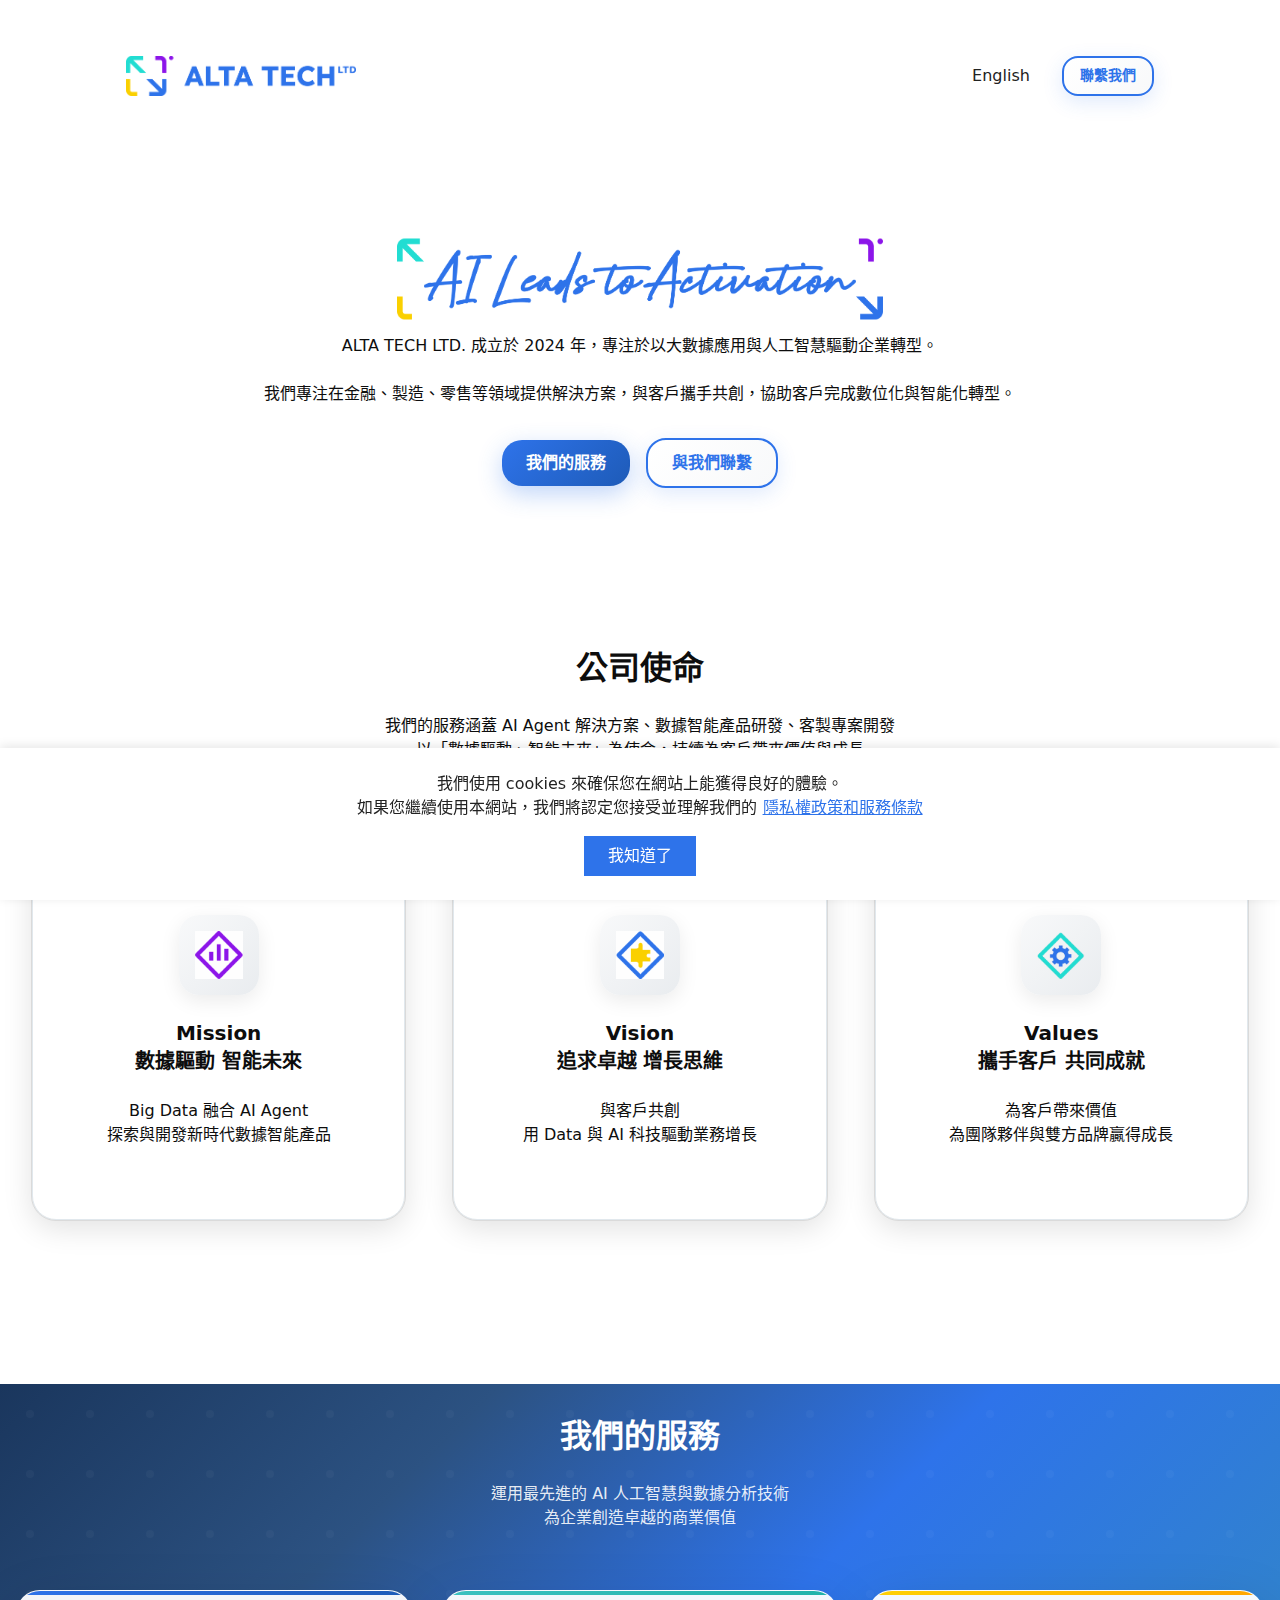
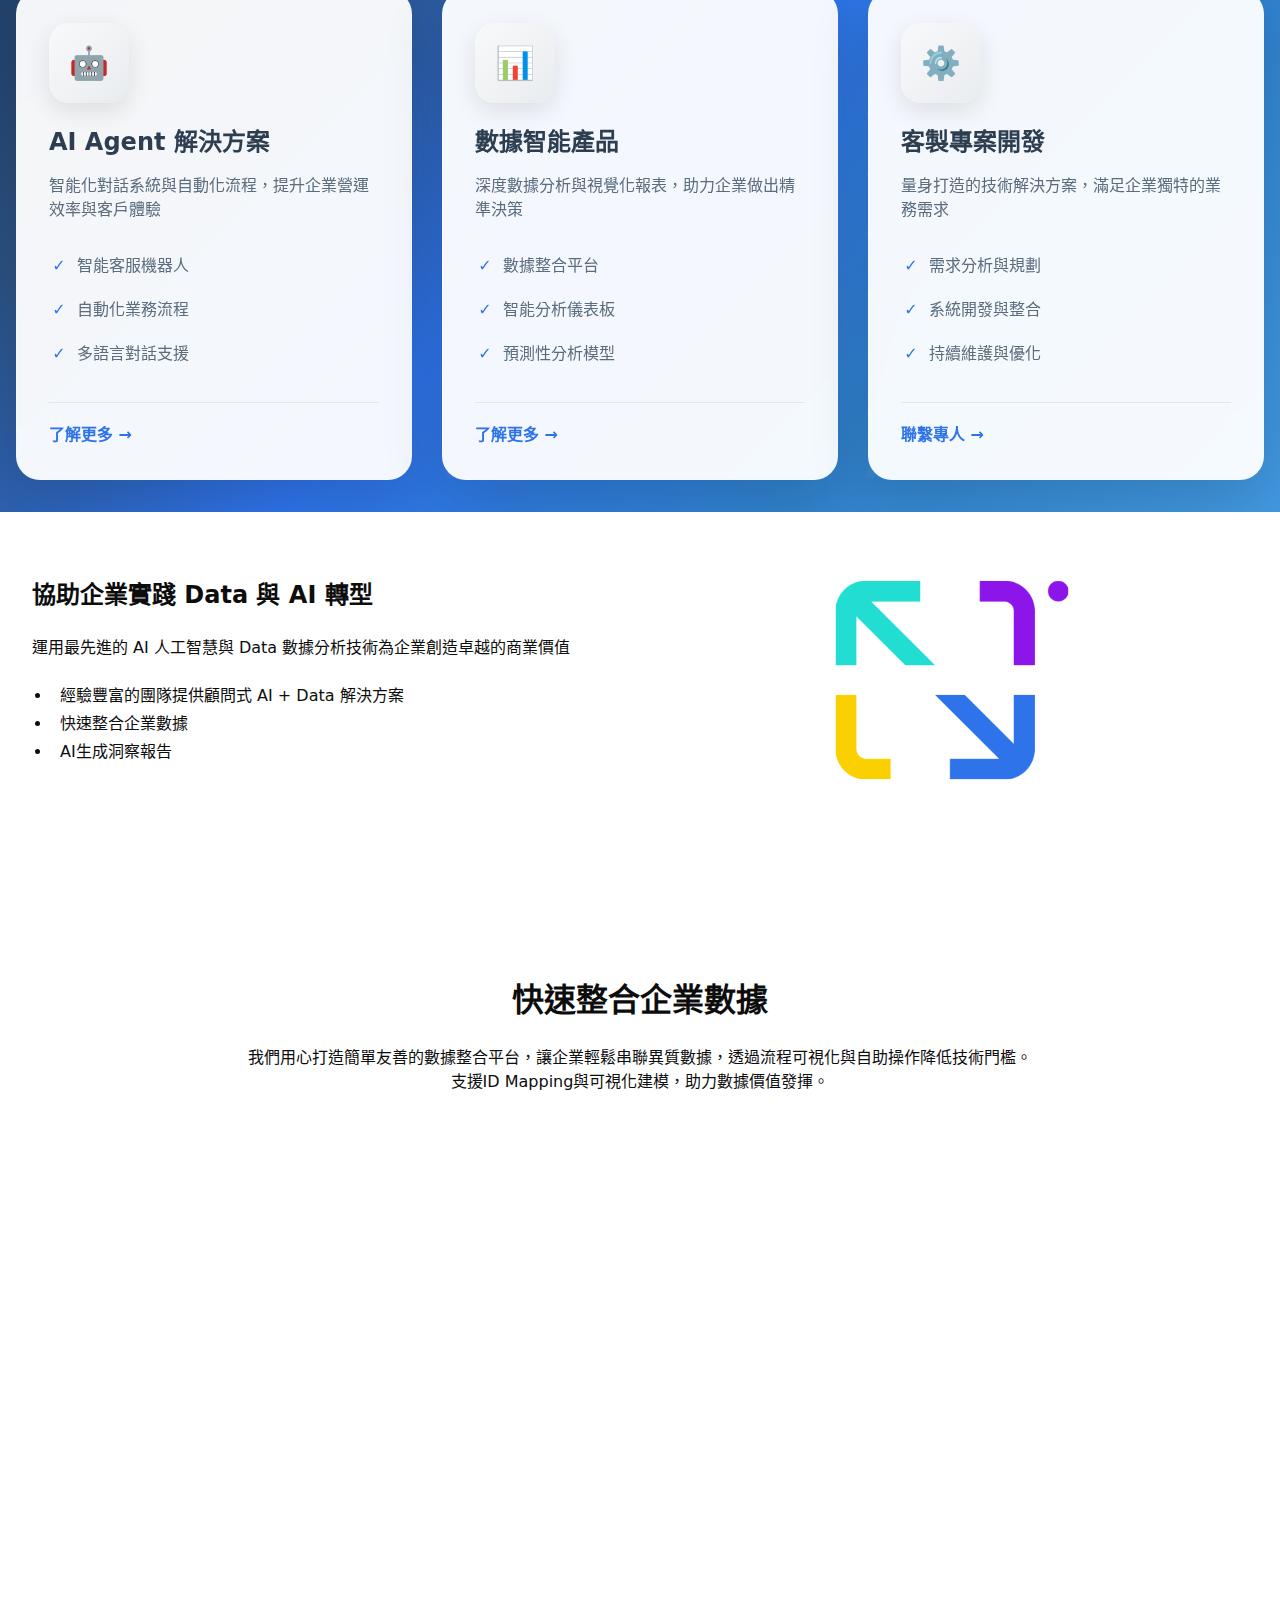
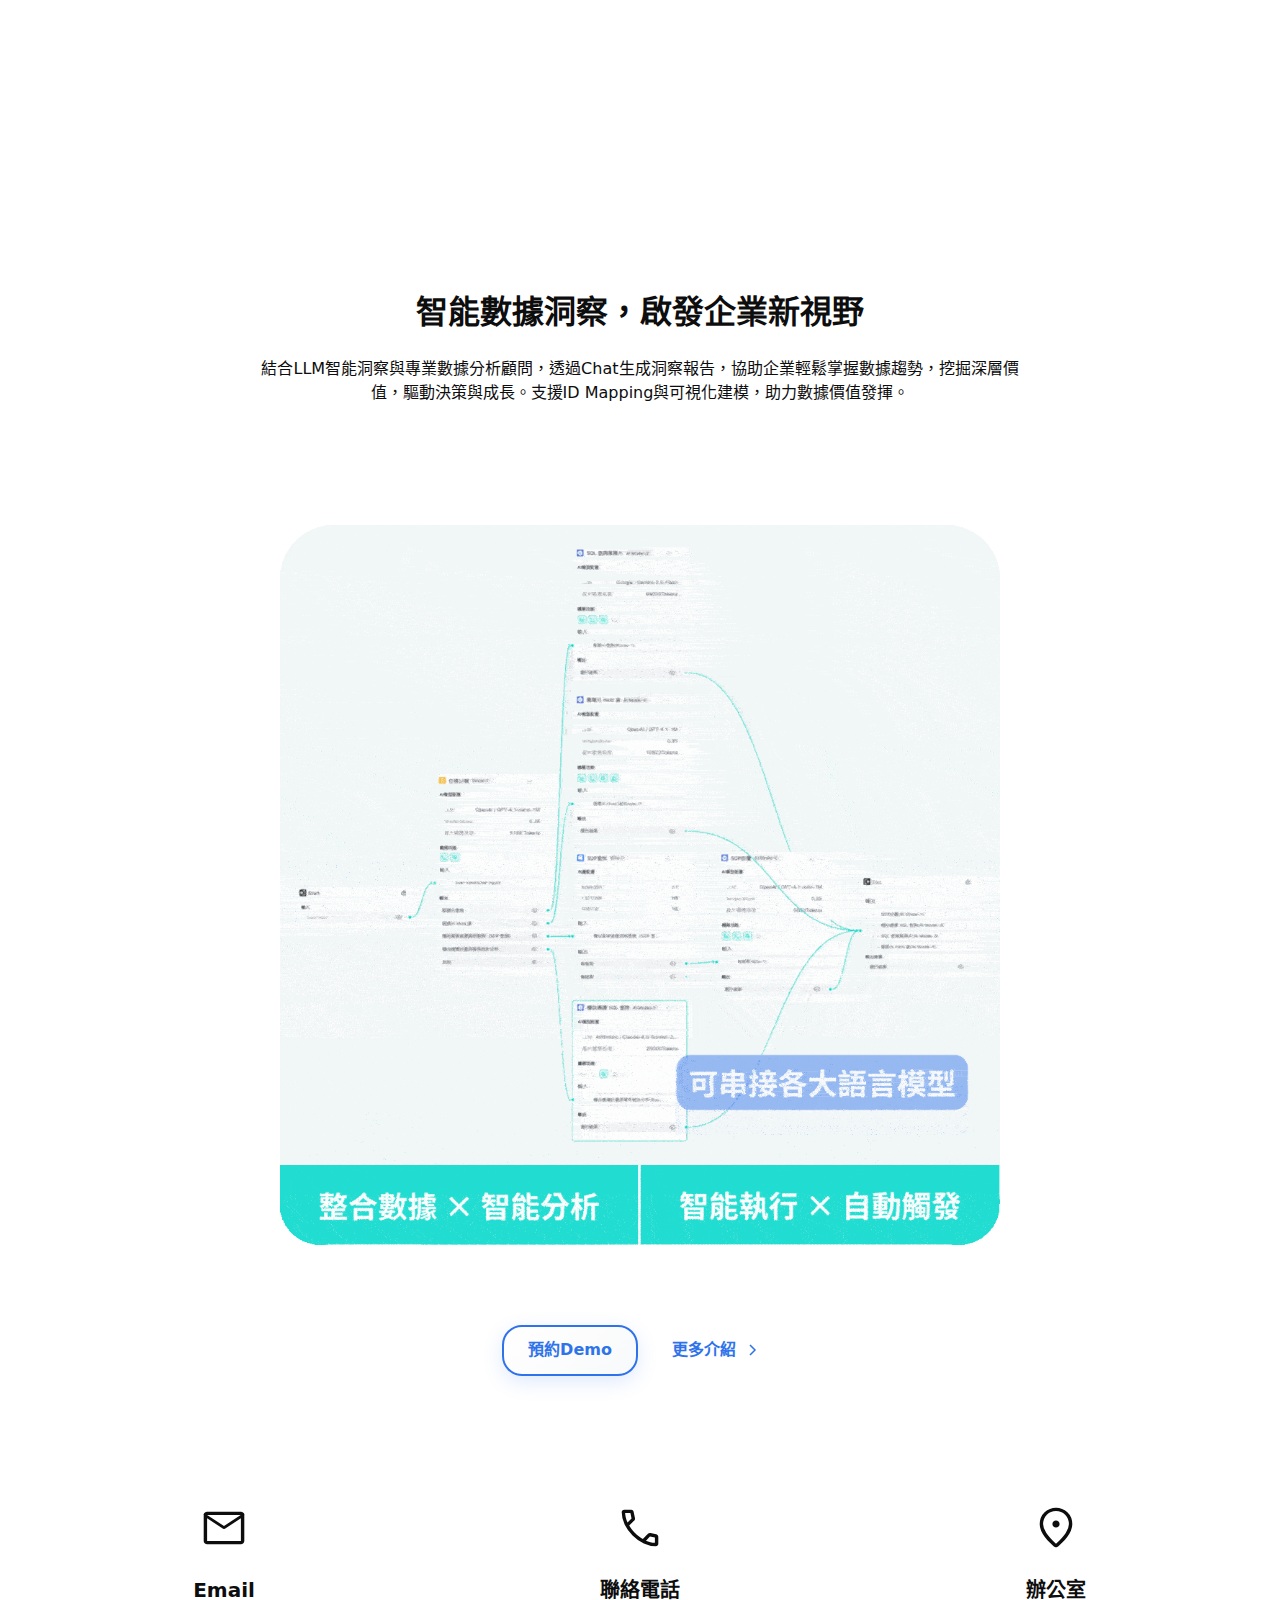
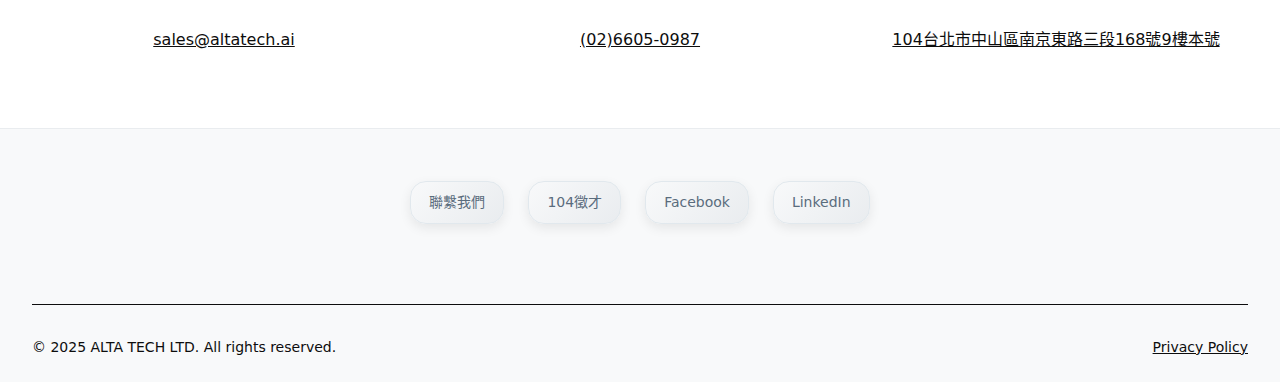
<file: index.html>
<!DOCTYPE html>
<html lang="zh-TW">
<head>
  <meta charset="utf-8"/>
  <title>ALTA TECH - 數據驅動 智能未來</title>
  <meta content="width=device-width, initial-scale=1" name="viewport"/>
  
  <!-- SEO Meta Tags -->
  <meta name="description" content="ALTA TECH LTD. 專注於大數據應用與人工智慧驅動企業轉型，提供 AI Agent 解決方案、數據智能產品研發、客製專案開發服務"/>
  <meta name="keywords" content="AI, 人工智慧, 大數據, 企業轉型, 數據分析, AI Agent, 數據智能"/>
  <meta name="author" content="ALTA TECH"/>
  
  <!-- Open Graph Meta Tags -->
  <meta property="og:title" content="ALTA TECH - 數據驅動 智能未來"/>
  <meta property="og:description" content="專注於大數據應用與人工智慧驅動企業轉型，提供 AI Agent 解決方案"/>
  <meta property="og:image" content="img/about-image.png"/>
  <meta property="og:type" content="website"/>
  
  <!-- Twitter Card Meta Tags -->
  <meta name="twitter:card" content="summary_large_image"/>
  <meta name="twitter:title" content="ALTA TECH - 數據驅動 智能未來"/>
  <meta name="twitter:description" content="專注於大數據應用與人工智慧驅動企業轉型"/>
  
  <!-- Google Tag Manager -->
  <script>(function(w,d,s,l,i){w[l]=w[l]||[];w[l].push({'gtm.start':
  new Date().getTime(),event:'gtm.js'});var f=d.getElementsByTagName(s)[0],
  j=d.createElement(s),dl=l!='dataLayer'?'&l='+l:'';j.async=true;j.src=
  'https://www.googletagmanager.com/gtm.js?id='+i+dl;f.parentNode.insertBefore(j,f);
  })(window,document,'script','dataLayer','GTM-PRTSFN96');</script>
  <!-- End Google Tag Manager -->
  
  <!-- Security Headers -->
  <meta http-equiv="Content-Security-Policy" content="default-src 'self'; script-src 'self' 'unsafe-inline' 'unsafe-eval' https://cdnjs.cloudflare.com https://www.googletagmanager.com https://www.google-analytics.com https://tagmanager.google.com https://*.googleapis.com https://*.gstatic.com; style-src 'self' 'unsafe-inline' https://*.googleapis.com https://*.gstatic.com; img-src 'self' data: https: blob:; font-src 'self' data: https://*.googleapis.com https://*.gstatic.com; connect-src 'self' https://www.google-analytics.com https://www.googletagmanager.com https://tagmanager.google.com https://*.googleapis.com; media-src 'self'; object-src 'none'; child-src https://www.googletagmanager.com; frame-src https://www.googletagmanager.com; frame-ancestors 'none'; base-uri 'self'; form-action 'self';">
  <meta http-equiv="X-Frame-Options" content="DENY">
  <meta http-equiv="X-Content-Type-Options" content="nosniff">
  <meta http-equiv="Referrer-Policy" content="strict-origin-when-cross-origin">
  <meta http-equiv="Permissions-Policy" content="geolocation=(), microphone=(), camera=(), payment=(), usb=(), magnetometer=(), gyroscope=(), speaker=(), vibrate=(), fullscreen=(self)">
  
  <!-- Preload important resources -->
  <link rel="preload" href="img/logo-hero.png" as="image"/>
  <link rel="preload" href="img/logo-navbar.png" as="image"/>
  
  <link href="styles.css" rel="stylesheet" type="text/css"/>
  
  <script type="text/javascript" data-legitimate="true">
    !function(o,c){
      var n=c.documentElement,t=" w-mod-";
      n.className+=t+"js";
      ("ontouchstart"in o||o.DocumentTouch&&c instanceof DocumentTouch)&&(n.className+=t+"touch")
    }(window,document);
  </script>
  
  <style>
    /* 確保圖片正常顯示 */
    img {
      opacity: 1 !important;
      visibility: visible !important;
      display: inline-block !important;
    }
    
    /* GTM 彈窗支援 */
    [id*="gtm"], [class*="gtm"], [data-gtm], .gtm-popup, .gtm-modal {
      z-index: 999999 !important;
      position: fixed !important;
      pointer-events: auto !important;
      visibility: visible !important;
      opacity: 1 !important;
      display: block !important;
    }
    
    /* 確保彈窗背景遮罩正常顯示 */
    .gtm-overlay, [class*="overlay"][id*="gtm"], [class*="backdrop"][id*="gtm"] {
      position: fixed !important;
      top: 0 !important;
      left: 0 !important;
      width: 100vw !important;
      height: 100vh !important;
      z-index: 999998 !important;
      display: block !important;
    }
    
    /* 互動效果樣式 */
    .hero-logo {
      transform: translateY(30px) scale(0.9);
      animation: heroFadeIn 1.2s ease-out forwards;
      animation-delay: 0.3s;
    }
    
    @keyframes heroFadeIn {
      to {
        opacity: 1;
        transform: translateY(0) scale(1);
      }
    }
    
    /* 滾動時導航列效果 */
    .navbar1_component {
      transition: all 0.3s cubic-bezier(0.4, 0, 0.2, 1);
    }
    
    .navbar1_component.scrolled {
      background-color: rgba(255, 255, 255, 0.95);
      backdrop-filter: blur(20px);
      box-shadow: 0 4px 30px rgba(0, 0, 0, 0.1);
    }
    
    /* 桌面版導航 */
    .desktop-nav {
      display: flex;
      align-items: center;
    }
    
    .desktop-nav .navbar1_link.w-nav-link {
      white-space: nowrap;
    }
    
    .mobile-nav {
      display: none;
    }
    
    .navbar1_menu-buttons {
      margin-left: 1rem;
    }
    
    /* 中型平板/小筆電版導航 */
    @media screen and (max-width: 986px) {
      .desktop-nav {
        display: none;
      }
      
      .navbar1_container {
        padding: 0 15px;
        justify-content: space-between;
        align-items: center;
        display: flex;
        width: 100%;
        box-sizing: border-box;
      }
      
      .mobile-nav {
        display: block;
        margin-left: auto;
        margin-right: 15px;
        flex-shrink: 0;
        max-width: calc(100% - 380px);
      }
      
      .mobile-nav .navbar1_link {
        color: #4d65ff;
        text-decoration: none;
        font-weight: 500;
        padding: 8px 16px;
        border: 1px solid #4d65ff;
        border-radius: 4px;
        transition: all 0.3s ease;
        white-space: nowrap;
        font-size: 16px;
        display: inline-block;
        min-width: 70px;
        max-width: 100%;
        overflow: hidden;
        text-overflow: ellipsis;
        box-sizing: border-box;
        writing-mode: horizontal-tb;
        text-orientation: mixed;
      }
      
      .mobile-nav .navbar1_link:hover {
        background-color: #4d65ff;
        color: white;
      }
      
      /* Logo 響應式調整 */
      .navbar1_logo {
        max-width: 345px;
        height: auto;
        flex-shrink: 0;
      }
    }
    
    /* 手機裝置優化 */
    @media screen and (max-width: 480px) {
      .navbar1_container {
        padding: 0 10px;
      }
      
      .mobile-nav {
        margin-right: 8px;
        max-width: calc(100% - 200px);
      }
      
      .mobile-nav .navbar1_link {
        padding: 6px 10px;
        font-size: 13px;
      }
      
      .navbar1_logo {
        max-width: 180px;
        min-width: 150px;
      }
      
      /* 確保導航容器不超出螢幕 */
      .navbar1_component {
        overflow: hidden;
        max-width: 100%;
        width: 100%;
      }
    }
    
    /* 極小螢幕優化 */
    @media screen and (max-width: 360px) {
      .navbar1_container {
        padding: 0 8px;
        max-width: 100%;
      }
      
      .mobile-nav {
        margin-right: 5px;
        max-width: calc(100% - 170px);
      }
      
      .mobile-nav .navbar1_link {
        padding: 5px 8px;
        font-size: 12px;
      }
      
      .navbar1_logo {
        max-width: 150px;
      }
    }
      
      /* 整體手機版面優化 */
      .container-large {
        padding-left: 1rem;
        padding-right: 1rem;
      }
      
      .padding-global {
        padding-left: 1rem;
        padding-right: 1rem;
      }
      
    /* 字級設定 - H1 32px, H2 28px, H3 24px, H4 20px, P 16px */
    .heading-style-h1 {
      font-size: 32px !important;
      line-height: 1.2 !important;
    }
    
    .heading-style-h2 {
      font-size: 32px !important;
      line-height: 1.3 !important;
    }
    
    .heading-style-h3 {
      font-size: 24px !important;
      line-height: 1.3 !important;
    }
    
    .heading-style-h4 {
      font-size: 20px !important;
      line-height: 1.4 !important;
    }
    
    p {
      font-size: 16px !important;
      line-height: 1.5 !important;
    }
    
    /* 手機版響應式調整 */
    @media (max-width: 768px) {
      .heading-style-h1 {
        font-size: 24px !important;
      }
      
      .heading-style-h2 {
        font-size: 24px !important;
      }
      
      .heading-style-h3 {
        font-size: 18px !important;
      }
      
      .heading-style-h4 {
        font-size: 16px !important;
      }
      
      p {
        font-size: 14px !important;
      }
      
      /* 按鈕響應式調整 */
      .button, .w-button {
        padding: 10px 20px !important;
        font-size: 14px !important;
        border-radius: 16px !important;
      }

      .button.is-small, .w-button.is-small {
        padding: 6px 12px !important;
        font-size: 12px !important;
        border-radius: 12px !important;
      }

      .submit-button {
        padding: 12px 24px !important;
        font-size: 14px !important;
      }

      .footer7_link {
        padding: 8px 14px !important;
        font-size: 12px !important;
        border-radius: 12px !important;
      }

      /* Mission/Vision/Values 卡片手機版調整 */
      .home_features-list_item {
        padding: 24px 16px !important;
        border-radius: 20px !important;
      }

      .home_features-list_item-icon-wrapper {
        padding: 12px !important;
        border-radius: 16px !important;
      }

      /* 服務區塊響應式設計 - 保持三欄但調整間距 */
      .services-grid {
        gap: 20px !important;
        margin-top: 40px !important;
      }

      .service-card {
        padding: 24px !important;
        border-radius: 20px !important;
      }

      .service-icon-wrapper {
        width: 60px !important;
        height: 60px !important;
        border-radius: 16px !important;
        margin-bottom: 16px !important;
      }

      .service-icon {
        font-size: 24px !important;
      }

      .service-features li {
        font-size: 14px !important;
        padding: 6px 0 !important;
        padding-left: 24px !important;
      }

      .service-features li::before {
        font-size: 14px !important;
        top: 6px !important;
        width: 18px !important;
      }
    }

    /* 中等屏幕（平板）- 兩欄排列 */
    @media (max-width: 900px) and (min-width: 481px) {
      .services-grid {
        grid-template-columns: repeat(2, 1fr) !important;
        gap: 20px !important;
        max-width: 800px !important;
      }
      
      .service-card:nth-child(3) {
        grid-column: 1 / -1;
        max-width: 400px;
        margin: 0 auto;
      }
    }
      
      /* 文字大小調整 */
      .text-size-large {
        font-size: 18px !important;
        line-height: 1.5 !important;
      }
      
      .text-size-medium {
        font-size: 16px !important;
        line-height: 1.5 !important;
      }
      
      /* 確保圖片不超出容器 */
      img {
        max-width: 100% !important;
        height: auto !important;
      }
      
      /* 卡片間距調整 */
      .home_features-list_item {
        margin-bottom: 2rem !important;
      }
      
      /* 防止水平滾動和重複滾動條 */
      html {
        overflow-x: hidden;
      }
      
      body {
        overflow-x: hidden;
        max-width: 100%;
      }
      
      .page-wrapper {
        overflow-x: hidden;
        max-width: 100%;
        width: 100%;
      }
  
    
    /* Mission/Vision/Values 圓角卡片樣式 */
    .home_features-list_item {
      background: #ffffff;
      border-radius: 24px;
      padding: 32px 24px;
      box-shadow: 0 8px 30px rgba(0,0,0,0.12);
      border: 1px solid #e1e8ed;
      transition: all 0.4s cubic-bezier(0.175, 0.885, 0.32, 1.275);
      cursor: pointer;
      position: relative;
      overflow: hidden;
    }
    
    .home_features-list_item:hover {
      transform: translateY(-8px) scale(1.03);
      box-shadow: 0 16px 50px rgba(0,0,0,0.15);
    }

    /* 為每張卡片添加不同的頂部顏色條 */
    .home_features-list_item::before {
      content: '';
      position: absolute;
      top: 0;
      left: 0;
      right: 0;
      height: 4px;
      border-radius: 24px 24px 0 0;
    }

    .home_features-list_item:nth-child(1)::before {
      background: linear-gradient(90deg, #2E73EA, #1e5bb8);
    }

    .home_features-list_item:nth-child(2)::before {
      background: linear-gradient(90deg, #3cc1c0, #20b2aa);
    }

    .home_features-list_item:nth-child(3)::before {
      background: linear-gradient(90deg, #fed105, #ffa500);
    }

    /* 圖標容器樣式優化 */
    .home_features-list_item-icon-wrapper {
      background: linear-gradient(135deg, #f8f9fa, #e9ecef);
      border-radius: 20px;
      padding: 16px;
      display: inline-flex;
      align-items: center;
      justify-content: center;
      box-shadow: 0 6px 20px rgba(0,0,0,0.08);
      transition: all 0.3s ease;
    }

    .home_features-list_item:hover .home_features-list_item-icon-wrapper {
      transform: scale(1.1) rotate(-5deg);
      box-shadow: 0 8px 25px rgba(0,0,0,0.12);
    }
    
    /* 頁面載入直接觸發的淡入動畫 */
    .fade-in-element {
      opacity: 1;
      transform: translateY(0);
      animation: fadeInUp 0.8s cubic-bezier(0.4, 0, 0.2, 1) forwards;
    }
    
    @keyframes fadeInUp {
      0% {
        opacity: 0;
        transform: translateY(40px);
      }
      100% {
        opacity: 1;
        transform: translateY(0);
      }
    }
    
    /* 按鈕動畫效果 */
    .button {
      transition: all 0.3s cubic-bezier(0.4, 0, 0.2, 1);
      position: relative;
      overflow: hidden;
    }
    
    .button::before {
      content: '';
      position: absolute;
      top: 0;
      left: -100%;
      width: 100%;
      height: 100%;
      background: linear-gradient(90deg, transparent, rgba(255, 255, 255, 0.2), transparent);
      transition: left 0.5s cubic-bezier(0.4, 0, 0.2, 1);
    }
    
    .button:hover {
      transform: translateY(-2px);
      box-shadow: 0 8px 25px rgba(0, 0, 0, 0.15);
    }
    
    .button:hover::before {
      left: 100%;
    }
    
    .button:active {
      transform: translateY(0);
      transition-duration: 0.1s;
    }
    
    /* 團隊成員卡片hover效果 */
    .home_team_item {
      transition: transform 0.3s cubic-bezier(0.4, 0, 0.2, 1),
                  box-shadow 0.3s cubic-bezier(0.4, 0, 0.2, 1);
      border-radius: 16px;
      padding: 1.5rem;
      cursor: pointer;
    }
    
    .home_team_item:hover {
      transform: translateY(-15px) scale(1.02);
      box-shadow: 0 25px 50px rgba(0, 0, 0, 0.15);
      background-color: rgba(255, 255, 255, 0.95);
    }
    
    .home_team_image-wrapper {
      overflow: hidden;
      border-radius: 12px;
      transition: transform 0.3s cubic-bezier(0.4, 0, 0.2, 1);
    }
    
    .home_team_image {
      transition: transform 0.5s cubic-bezier(0.4, 0, 0.2, 1);
    }
    
    .home_team_item:hover .home_team_image-wrapper {
      transform: translateY(-3px);
    }
    
    .home_team_item:hover .home_team_image {
      transform: scale(1.05);
    }
    
    /* 團隊成員文字動畫 */
    .home_team_title-wrapper,
    .home_team_item p {
      transition: transform 0.3s cubic-bezier(0.4, 0, 0.2, 1);
    }
    
    .home_team_item:hover .home_team_title-wrapper {
      transform: translateY(-2px);
    }
    
    .home_team_item:hover p {
      transform: translateY(-1px);
    }
    
    /* 表單動畫效果 */
    .form input, .form textarea {
      transition: all 0.3s cubic-bezier(0.4, 0, 0.2, 1);
      border: 2px solid transparent;
    }
    
    .form input:focus, .form textarea:focus {
      transform: translateY(-2px);
      box-shadow: 0 8px 25px rgba(0, 0, 0, 0.1);
      border-color: #007bff;
    }
    
    /* 表單提交按鈕特殊樣式 */
    .submit-button {
      background: linear-gradient(135deg, #2E73EA, #1e5bb8) !important;
      color: white !important;
      border-radius: 20px !important;
      padding: 14px 28px !important;
      font-weight: 600 !important;
      font-size: 16px !important;
      border: none !important;
      box-shadow: 0 8px 25px rgba(46, 115, 234, 0.3) !important;
      transition: all 0.3s cubic-bezier(0.175, 0.885, 0.32, 1.275) !important;
      position: relative !important;
      overflow: hidden !important;
    }
    
    .submit-button:hover {
      transform: translateY(-3px) scale(1.02) !important;
      box-shadow: 0 12px 35px rgba(46, 115, 234, 0.4) !important;
    }
    
    .submit-button.loading {
      opacity: 0.7;
      pointer-events: none;
    }

    /* 提交按鈕光澤效果 */
    .submit-button::before {
      content: '';
      position: absolute;
      top: -50%;
      left: -50%;
      width: 200%;
      height: 200%;
      background: linear-gradient(45deg, transparent, rgba(255,255,255,0.2), transparent);
      transform: translateX(-100%) translateY(-100%) rotate(45deg);
      transition: transform 0.6s ease;
    }

    .submit-button:hover::before {
      transform: translateX(100%) translateY(100%) rotate(45deg);
    }

    /* Footer 鏈接按鈕樣式 */
    .footer7_link {
      background: linear-gradient(135deg, #f8f9fa, #e9ecef) !important;
      color: #5a6c7d !important;
      border-radius: 16px !important;
      padding: 10px 18px !important;
      font-weight: 500 !important;
      font-size: 14px !important;
      text-decoration: none !important;
      display: inline-flex !important;
      align-items: center !important;
      justify-content: center !important;
      transition: all 0.3s cubic-bezier(0.175, 0.885, 0.32, 1.275) !important;
      border: 1px solid #e1e8ed !important;
      box-shadow: 0 4px 12px rgba(0,0,0,0.08) !important;
    }

    .footer7_link:hover {
      transform: translateY(-2px) scale(1.02) !important;
      background: linear-gradient(135deg, #2E73EA, #1e5bb8) !important;
      color: white !important;
      box-shadow: 0 8px 20px rgba(46, 115, 234, 0.3) !important;
    }

    /* 導覽列按鈕樣式統一 */
    .navbar1_menu-buttons .button, .navbar1_menu-buttons .w-button {
      white-space: nowrap !important;
      min-width: fit-content !important;
    }

    /* 確保所有按鈕都有一致的基礎樣式 */
    input[type="submit"], button[type="submit"], .w-button[type="submit"] {
      background: linear-gradient(135deg, #2E73EA, #1e5bb8) !important;
      color: white !important;
      border-radius: 20px !important;
      padding: 14px 28px !important;
      font-weight: 600 !important;
      font-size: 16px !important;
      border: none !important;
      box-shadow: 0 8px 25px rgba(46, 115, 234, 0.3) !important;
      transition: all 0.3s cubic-bezier(0.175, 0.885, 0.32, 1.275) !important;
      cursor: pointer !important;
    }

    input[type="submit"]:hover, button[type="submit"]:hover, .w-button[type="submit"]:hover {
      transform: translateY(-3px) scale(1.02) !important;
      box-shadow: 0 12px 35px rgba(46, 115, 234, 0.4) !important;
    }

    /* 我們的服務區塊全新設計 */
    .services-background {
      background: linear-gradient(135deg, #1a365d 0%, #2c5282 25%, #2E73EA 50%, #3182ce 75%, #4299e1 100%);
      position: relative;
      overflow: hidden;
    }

    .services-background::before {
      content: '';
      position: absolute;
      top: 0;
      left: 0;
      right: 0;
      bottom: 0;
      background: url("data:image/svg+xml,%3Csvg width='60' height='60' viewBox='0 0 60 60' xmlns='http://www.w3.org/2000/svg'%3E%3Cg fill='none' fill-rule='evenodd'%3E%3Cg fill='%23ffffff' fill-opacity='0.1'%3E%3Ccircle cx='30' cy='30' r='4'/%3E%3C/g%3E%3C/g%3E%3C/svg%3E") repeat;
      opacity: 0.3;
    }

    .services_component {
      position: relative;
      z-index: 1;
    }

    .services-grid {
      display: grid;
      grid-template-columns: repeat(3, 1fr);
      gap: 30px;
      margin-top: 60px;
      max-width: 1400px;
      margin-left: auto;
      margin-right: auto;
      width: 100%;
    }

    /* 確保桌面版強制三欄 */
    @media (min-width: 901px) {
      .services-grid {
        grid-template-columns: repeat(3, 1fr) !important;
        gap: 30px !important;
      }
    }

    .service-card {
      background: rgba(255, 255, 255, 0.95);
      border-radius: 24px;
      padding: 32px;
      box-shadow: 0 20px 60px rgba(0, 0, 0, 0.15);
      border: 1px solid rgba(255, 255, 255, 0.2);
      transition: all 0.4s cubic-bezier(0.175, 0.885, 0.32, 1.275);
      position: relative;
      overflow: hidden;
      backdrop-filter: blur(10px);
      width: 100%;
      min-height: 400px;
      display: flex;
      flex-direction: column;
    }

    .service-card:hover {
      transform: translateY(-12px) scale(1.02);
      box-shadow: 0 30px 80px rgba(0, 0, 0, 0.25);
    }

    .service-card::before {
      content: '';
      position: absolute;
      top: 0;
      left: 0;
      right: 0;
      height: 4px;
      border-radius: 24px 24px 0 0;
    }

    .service-card.ai-agent::before {
      background: linear-gradient(90deg, #2E73EA, #1e5bb8);
    }

    .service-card.data-intelligence::before {
      background: linear-gradient(90deg, #3cc1c0, #20b2aa);
    }

    .service-card.custom-development::before {
      background: linear-gradient(90deg, #fed105, #ffa500);
    }

    .service-icon-wrapper {
      display: flex;
      align-items: center;
      justify-content: center;
      width: 80px;
      height: 80px;
      border-radius: 20px;
      background: linear-gradient(135deg, #f8f9fa, #e9ecef);
      margin-bottom: 24px;
      box-shadow: 0 8px 25px rgba(0,0,0,0.1);
      transition: all 0.3s ease;
    }

    .service-card:hover .service-icon-wrapper {
      transform: scale(1.1) rotate(-5deg);
      box-shadow: 0 12px 35px rgba(0,0,0,0.15);
    }

    .service-icon {
      font-size: 32px;
      line-height: 1;
    }

    .service-title {
      color: #2c3e50;
      margin-bottom: 16px;
    }

    .service-description {
      color: #5a6c7d;
      margin-bottom: 20px;
      text-align: left;
    }

    .service-features {
      list-style: none;
      padding: 0;
      margin: 0 0 24px 0;
    }

    .service-features li {
      padding: 8px 0;
      color: #5a6c7d;
      font-size: 16px;
      line-height: 1.5;
      position: relative;
      padding-left: 28px;
      text-align: left;
    }

    .service-features li::before {
      content: '✓';
      position: absolute;
      left: 0;
      top: 8px;
      color: #2E73EA;
      font-weight: bold;
      font-size: 16px;
      width: 20px;
      text-align: center;
    }

    .service-content {
      flex: 1;
      display: flex;
      flex-direction: column;
    }

    .service-cta {
      margin-top: auto;
      border-top: 1px solid #e1e8ed;
      padding-top: 20px;
    }

    .service-link {
      color: #2E73EA;
      text-decoration: none;
      font-weight: 600;
      font-size: 16px;
      transition: all 0.3s ease;
      display: inline-flex;
      align-items: center;
      gap: 8px;
    }

    .service-link:hover {
      color: #1e5bb8;
      transform: translateX(4px);
    }
    
    /* 成功和錯誤訊息動畫 */
    .w-form-done, .w-form-fail {
      transition: all 0.3s cubic-bezier(0.4, 0, 0.2, 1);
      transform: translateY(20px);
      opacity: 0;
    }
    
    .w-form-done.show, .w-form-fail.show {
      transform: translateY(0);
      opacity: 1;
    }
    
    /* 圖片載入動畫 */
    .home_benefits-2_image, .home_portfolio-item-body_image {
      transition: transform 0.3s cubic-bezier(0.4, 0, 0.2, 1);
    }
    
    .home_benefits-2_image:hover, .home_portfolio-item-body_image:hover {
      transform: scale(1.02);
    }
    
    /* Portfolio 圖片完整顯示 - 800x800 正方形圖片（縮小10%） */
    .home_portfolio-item-body_image {
      max-width: 720px !important;
      width: 720px !important;
      height: 720px !important;
      margin: 0 auto !important;
      display: block !important;
      object-fit: contain !important;
    }
    
    .home_portfolio-item-body_image-wrapper {
      display: flex !important;
      justify-content: center !important;
      align-items: center !important;
      overflow: visible !important;
    }
    
    /* 響應式調整 Portfolio 圖片 */
    @media (max-width: 868px) {
      .home_portfolio-item-body_image {
        max-width: 90vw !important;
        width: 90vw !important;
        height: 90vw !important;
      }
    }
    
    @media (max-width: 480px) {
      .home_portfolio-item-body_image {
        max-width: 95vw !important;
        width: 95vw !important;
        height: 95vw !important;
      }
    }
    
    /* 聯絡資訊卡片hover效果 */
    .home_contact_item {
      transition: transform 0.3s cubic-bezier(0.4, 0, 0.2, 1);
      border-radius: 12px;
      padding: 1.5rem;
    }
    
    .home_contact_item:hover {
      transform: translateY(-5px);
      background-color: rgba(0, 0, 0, 0.02);
      box-shadow: 0 10px 30px rgba(0, 0, 0, 0.1);
    }
    
    /* 平滑滾動 */
    html {
      scroll-behavior: smooth;
    }
    
    /* 載入動畫 */
    .page-wrapper {
      opacity: 1;
      animation: pageLoad 0.8s ease-out forwards;
    }
    
    @keyframes pageLoad {
      to {
        opacity: 1;
      }
    }
    
    /* 觸控裝置優化 */
    .touch-device .home_features-list_item:hover {
      transform: none;
      box-shadow: none;
    }
    
    .touch-device .button:hover {
      transform: none;
    }
    
    .touch-device .home_team_item:hover {
      transform: translateY(-8px) scale(1.01);
      box-shadow: 0 15px 30px rgba(0, 0, 0, 0.1);
    }
    
    .touch-device .home_team_item:hover .home_team_image-wrapper {
      transform: none;
    }
    
    .touch-device .home_team_item:hover .home_team_image {
      transform: none;
    }
    
    .touch-device .home_team_item:hover .home_team_title-wrapper,
    .touch-device .home_team_item:hover p {
      transform: none;
    }
    
    /* 響應式調整 */
    @media (max-width: 768px) {
      .home_features-list_item:hover {
        transform: translateY(-5px) scale(1.01);
      }
      
      .button:hover {
        transform: translateY(-1px);
      }
      
      .home_team_item:hover {
        transform: translateY(-8px) scale(1.01);
        box-shadow: 0 15px 30px rgba(0, 0, 0, 0.12);
      }
      
      .home_team_item {
        padding: 1rem;
      }
      
      .fade-in-element {
        transform: translateY(20px);
      }
    }
    
    @media (prefers-reduced-motion: reduce) {
      * {
        animation-duration: 0.01ms !important;
        animation-iteration-count: 1 !important;
        transition-duration: 0.01ms !important;
      }
      
      .hero-logo {
        animation: none !important;
        opacity: 1 !important;
        transform: none !important;
      }
      
      .fade-in-element {
        opacity: 1 !important;
        transform: none !important;
      }
      
      .page-wrapper {
        opacity: 1 !important;
      }
    }
    
    /* 新的 3D 圓角按鈕系統 - 參考卡片風格 */
    .button, .w-button {
      border-radius: 20px !important;
      padding: 12px 24px !important;
      font-weight: 600 !important;
      font-size: 16px !important;
      line-height: 1.4 !important;
      text-decoration: none !important;
      display: inline-flex !important;
      align-items: center !important;
      justify-content: center !important;
      transition: all 0.3s cubic-bezier(0.175, 0.885, 0.32, 1.275) !important;
      cursor: pointer !important;
      border: none !important;
      position: relative !important;
      overflow: hidden !important;
      box-shadow: 0 8px 25px rgba(0,0,0,0.15) !important;
    }

    /* 主要按鈕 - 藍色主題 */
    .button:not(.is-secondary):not(.is-link), .w-button:not(.is-secondary):not(.is-link) {
      background: linear-gradient(135deg, #2E73EA, #1e5bb8) !important;
      color: white !important;
      box-shadow: 0 8px 25px rgba(46, 115, 234, 0.3) !important;
    }

    .button:not(.is-secondary):not(.is-link):hover, .w-button:not(.is-secondary):not(.is-link):hover {
      transform: translateY(-3px) scale(1.02) !important;
      box-shadow: 0 12px 35px rgba(46, 115, 234, 0.4) !important;
    }

    /* 次要按鈕 - 白色背景 */
    .button.is-secondary, .w-button.is-secondary {
      background: linear-gradient(135deg, #ffffff, #f8f9fa) !important;
      color: #2E73EA !important;
      border: 2px solid #2E73EA !important;
      box-shadow: 0 6px 20px rgba(46, 115, 234, 0.15) !important;
    }

    .button.is-secondary:hover, .w-button.is-secondary:hover {
      transform: translateY(-3px) scale(1.02) !important;
      background: linear-gradient(135deg, #2E73EA, #1e5bb8) !important;
      color: white !important;
      box-shadow: 0 12px 35px rgba(46, 115, 234, 0.4) !important;
    }

    /* 鏈接按鈕 - 簡潔風格 */
    .button.is-link, .w-button.is-link {
      background: transparent !important;
      color: #2E73EA !important;
      box-shadow: none !important;
      border: 2px solid transparent !important;
      padding: 8px 16px !important;
    }

    .button.is-link:hover, .w-button.is-link:hover {
      background: rgba(46, 115, 234, 0.1) !important;
      border-radius: 16px !important;
      transform: translateY(-2px) !important;
    }

    /* 小型按鈕 */
    .button.is-small, .w-button.is-small {
      padding: 8px 16px !important;
      font-size: 14px !important;
      border-radius: 16px !important;
    }

    /* 按鈕光澤效果 */
    .button::before, .w-button::before {
      content: '' !important;
      position: absolute !important;
      top: -50% !important;
      left: -50% !important;
      width: 200% !important;
      height: 200% !important;
      background: linear-gradient(45deg, transparent, rgba(255,255,255,0.2), transparent) !important;
      transform: translateX(-100%) translateY(-100%) rotate(45deg) !important;
      transition: transform 0.6s ease !important;
    }

    .button:hover::before, .w-button:hover::before {
      transform: translateX(100%) translateY(100%) rotate(45deg) !important;
    }
    
    /* Cards 完整樣式 */
    .feature-card {
      background: #ffffff;
      border-radius: 24px;
      padding: 32px;
      box-shadow: 0 8px 30px rgba(0,0,0,0.12);
      border: 1px solid #e1e8ed;
      position: relative;
      overflow: hidden;
      transform: translateY(20px);
      opacity: 0;
      animation: fadeInUp 0.8s ease forwards;
      transition: all 0.4s cubic-bezier(0.175, 0.885, 0.32, 1.275);
      cursor: pointer;
      height: 280px;
    }

    .feature-card:nth-child(1) { animation-delay: 0.1s; }
    .feature-card:nth-child(2) { animation-delay: 0.2s; }
    .feature-card:nth-child(3) { animation-delay: 0.3s; }

    .feature-card:hover {
      transform: translateY(-10px) scale(1.02);
      box-shadow: 0 16px 50px rgba(0,0,0,0.15);
      height: auto;
      min-height: 280px;
      overflow: visible;
    }

    .feature-card::before {
      content: '';
      position: absolute;
      top: 0;
      left: 0;
      right: 0;
      height: 6px;
      border-radius: 24px 24px 0 0;
    }

    .feature-card.data-integration::before { background: linear-gradient(90deg, #2E73EA, #1e5bb8); }
    .feature-card.id-mapping::before { background: linear-gradient(90deg, #3cc1c0, #20b2aa); }
    .feature-card.visual-modeling::before { background: linear-gradient(90deg, #fed105, #ffa500); }

    .card-header {
      display: flex;
      align-items: center;
      margin-bottom: 0;
    }

    .feature-icon {
      width: 80px;
      height: 80px;
      border-radius: 20px;
      display: flex;
      align-items: center;
      justify-content: center;
      color: white;
      font-weight: 800;
      font-size: 1rem;
      margin-right: 20px;
      box-shadow: 0 8px 25px rgba(0,0,0,0.2);
      transition: all 0.4s cubic-bezier(0.175, 0.885, 0.32, 1.275);
      cursor: pointer;
      position: relative;
      overflow: hidden;
    }

    /* Icon hover 動畫效果 */
    .feature-icon:hover {
      transform: scale(1.1) rotate(5deg);
      box-shadow: 0 12px 35px rgba(0,0,0,0.3);
      animation: pulse 1.5s infinite, bounce 0.6s ease;
    }

    /* 添加閃爍光澤效果 */
    .feature-icon::before {
      content: '';
      position: absolute;
      top: -50%;
      left: -50%;
      width: 200%;
      height: 200%;
      background: linear-gradient(45deg, transparent, rgba(255,255,255,0.3), transparent);
      transform: translateX(-100%) translateY(-100%) rotate(45deg);
      transition: transform 0.6s ease;
    }

    .feature-icon:hover::before {
      transform: translateX(100%) translateY(100%) rotate(45deg);
    }

    /* 不同主題的 hover 效果增強 */
    .data-integration .feature-icon:hover {
      box-shadow: 0 12px 35px rgba(46, 115, 234, 0.4);
    }

    .id-mapping .feature-icon:hover {
      box-shadow: 0 12px 35px rgba(60, 193, 192, 0.4);
    }

    .visual-modeling .feature-icon:hover {
      box-shadow: 0 12px 35px rgba(254, 209, 5, 0.4);
    }

    /* 添加脈動動畫 */
    @keyframes pulse {
      0% { box-shadow: 0 0 0 0 rgba(255, 255, 255, 0.7); }
      70% { box-shadow: 0 0 0 10px rgba(255, 255, 255, 0); }
      100% { box-shadow: 0 0 0 0 rgba(255, 255, 255, 0); }
    }


    @keyframes bounce {
      0%, 100% { transform: scale(1.1) rotate(5deg) translateY(0); }
      50% { transform: scale(1.15) rotate(5deg) translateY(-3px); }
    }

    .data-integration .feature-icon { background: linear-gradient(135deg, #2E73EA, #1e5bb8); }
    .id-mapping .feature-icon { background: linear-gradient(135deg, #3cc1c0, #20b2aa); }
    .visual-modeling .feature-icon { background: linear-gradient(135deg, #fed105, #ffa500); }

    .card-title-section {
      flex: 1;
    }

    .card-title {
      font-size: 24px;
      line-height: 1.3;
      font-weight: 700;
      color: #2c3e50;
      margin-bottom: 8px;
      transition: color 0.3s ease;
    }

    .card-subtitle {
      font-size: 16px;
      line-height: 1.5;
      color: #7f8c8d;
      font-weight: 500;
    }

    /* 展開/收合箭頭 */
    .expand-arrow {
      position: absolute;
      bottom: 20px;
      right: 20px;
      width: 32px;
      height: 32px;
      border-radius: 50%;
      background: linear-gradient(135deg, rgba(255,255,255,0.9), rgba(255,255,255,0.7));
      backdrop-filter: blur(10px);
      border: 1px solid rgba(255,255,255,0.3);
      display: flex;
      align-items: center;
      justify-content: center;
      transition: all 0.3s ease;
      cursor: pointer;
      box-shadow: 0 4px 12px rgba(0,0,0,0.1);
    }

    .expand-arrow::before {
      content: '';
      width: 10px;
      height: 10px;
      border: 2px solid #666;
      border-top: none;
      border-left: none;
      transform: rotate(45deg);
      transition: all 0.3s ease;
    }

    .feature-card:hover .expand-arrow {
      transform: translateY(-5px);
      background: linear-gradient(135deg, rgba(255,255,255,1), rgba(255,255,255,0.9));
      box-shadow: 0 6px 20px rgba(0,0,0,0.15);
    }

    .feature-card:hover .expand-arrow::before {
      transform: rotate(-135deg);
      border-color: #333;
    }

    /* 不同卡片的箭頭主題色 */
    .feature-card.data-integration .expand-arrow {
      background: linear-gradient(135deg, rgba(46, 115, 234, 0.1), rgba(255,255,255,0.9));
      border: 1px solid rgba(46, 115, 234, 0.2);
    }

    .feature-card.data-integration:hover .expand-arrow {
      background: linear-gradient(135deg, rgba(46, 115, 234, 0.15), rgba(255,255,255,1));
      border: 1px solid rgba(46, 115, 234, 0.3);
    }

    .feature-card.data-integration:hover .expand-arrow::before {
      border-color: #2E73EA;
    }

    .feature-card.id-mapping .expand-arrow {
      background: linear-gradient(135deg, rgba(60, 193, 192, 0.1), rgba(255,255,255,0.9));
      border: 1px solid rgba(60, 193, 192, 0.2);
    }

    .feature-card.id-mapping:hover .expand-arrow {
      background: linear-gradient(135deg, rgba(60, 193, 192, 0.15), rgba(255,255,255,1));
      border: 1px solid rgba(60, 193, 192, 0.3);
    }

    .feature-card.id-mapping:hover .expand-arrow::before {
      border-color: #3cc1c0;
    }

    .feature-card.visual-modeling .expand-arrow {
      background: linear-gradient(135deg, rgba(254, 209, 5, 0.1), rgba(255,255,255,0.9));
      border: 1px solid rgba(254, 209, 5, 0.2);
    }

    .feature-card.visual-modeling:hover .expand-arrow {
      background: linear-gradient(135deg, rgba(254, 209, 5, 0.15), rgba(255,255,255,1));
      border: 1px solid rgba(254, 209, 5, 0.3);
    }

    .feature-card.visual-modeling:hover .expand-arrow::before {
      border-color: #fed105;
    }

    .card-content {
      opacity: 0;
      visibility: hidden;
      max-height: 0;
      overflow: hidden;
      transition: all 0.4s ease;
      margin-top: 0;
    }

    .feature-card:hover .card-content {
      opacity: 1;
      visibility: visible;
      max-height: 1200px;
      margin-top: 24px;
    }

    .content-section {
      margin-bottom: 24px;
      padding: 20px;
      border-radius: 16px;
      position: relative;
    }

    .features-section {
      background: linear-gradient(135deg, rgba(46, 115, 234, 0.1), rgba(30, 91, 184, 0.1));
      border-left: 4px solid #2E73EA;
    }

    .benefits-section {
      background: linear-gradient(135deg, rgba(60, 193, 192, 0.1), rgba(32, 178, 170, 0.1));
      border-left: 4px solid #3cc1c0;
    }

    .flowchart-section {
      background: linear-gradient(135deg, rgba(254, 209, 5, 0.1), rgba(255, 165, 0, 0.1));
      border-left: 4px solid #fed105;
    }

    .section-title {
      font-size: 18px;
      line-height: 1.4;
      font-weight: 700;
      text-transform: uppercase;
      letter-spacing: 0.8px;
      margin-bottom: 12px;
      display: flex;
      align-items: center;
      gap: 8px;
    }

    .features-section .section-title { color: #2E73EA; }
    .benefits-section .section-title { color: #3cc1c0; }
    .flowchart-section .section-title { color: #fed105; }

    .section-title::before {
      content: '';
      width: 6px;
      height: 6px;
      border-radius: 50%;
      background: currentColor;
    }

    .section-content {
      font-size: 16px;
      line-height: 1.5;
      color: #5a6c7d;
    }

    .feature-list {
      list-style: none;
    }

    .feature-item {
      padding: 8px 0;
      color: #5a6c7d;
      font-size: 16px;
      line-height: 1.5;
      display: flex;
      align-items: center;
      gap: 12px;
    }

    .feature-item::before {
      content: '';
      width: 8px;
      height: 8px;
      border-radius: 50%;
      background: #2E73EA;
      flex-shrink: 0;
    }

    .data-sources {
      display: grid;
      grid-template-columns: 1fr 1fr;
      gap: 12px;
      margin-top: 16px;
      justify-items: center;
    }

    .data-source-tag {
      background: linear-gradient(135deg, #2E73EA, #1e5bb8);
      color: white;
      padding: 8px 16px;
      border-radius: 25px;
      text-align: center;
      font-size: 0.9rem;
      font-weight: 600;
      transition: all 0.3s ease;
      white-space: nowrap;
      width: 120px;
    }

    .data-source-tag:hover {
      transform: translateY(-2px);
      box-shadow: 0 6px 20px rgba(46, 115, 234, 0.3);
    }

    /* ID 圖表架構 */
    .id-diagram-grid {
      display: grid;
      grid-template-columns: repeat(3, 1fr);
      grid-template-rows: repeat(5, 40px);
      gap: 8px;
      width: 100%;
      max-width: 360px;
      margin: 0 auto;
      padding: 16px;
      background: linear-gradient(135deg, #f8f9fa, #e9ecef);
      border-radius: 16px;
      border: 2px solid #3cc1c0;
      margin-top: 16px;
    }

    .grid-cell {
      display: flex;
      flex-direction: column;
      align-items: center;
      justify-content: center;
      text-align: center;
    }

    .id-node {
      padding: 6px 12px;
      border-radius: 12px;
      font-weight: 700;
      font-size: 0.85rem;
      color: white;
      margin-bottom: 4px;
      width: 100%;
      max-width: 90px;
      box-shadow: 0 4px 12px rgba(0,0,0,0.15);
      transition: all 0.3s ease;
      cursor: pointer;
    }

    .id-node.primary {
      background: linear-gradient(135deg, #3cc1c0, #20b2aa);
      font-size: 0.9rem;
    }

    .id-node.secondary {
      background: linear-gradient(135deg, #667eea, #764ba2);
      font-size: 0.85rem;
    }

    .id-node:hover {
      transform: scale(1.1);
      box-shadow: 0 8px 25px rgba(60, 193, 192, 0.4);
    }

    .id-label {
      font-size: 0.75rem;
      color: #495057;
      font-weight: 600;
      text-align: center;
      line-height: 1.2;
    }

    .arrow-cell {
      display: flex;
      align-items: center;
      justify-content: center;
    }

    .id-arrow {
      font-size: 1.5rem;
      color: #3cc1c0;
      font-weight: bold;
      transition: all 0.3s ease;
    }

    .diagonal-left {
      transform: rotate(-45deg);
    }

    .diagonal-right {
      transform: rotate(45deg);
    }

    /* 流程圖樣式 */
    .flowchart {
      display: flex;
      flex-direction: column;
      gap: 16px;
      margin-top: 16px;
    }

    .flow-step {
      display: flex;
      align-items: center;
      gap: 16px;
      padding: 16px;
      background: white;
      border-radius: 12px;
      box-shadow: 0 2px 8px rgba(0,0,0,0.1);
      border: 2px solid #e5e7eb;
      transition: all 0.3s ease;
      position: relative;
    }

    .flow-step:hover {
      border-color: #fed105;
      transform: translateX(8px);
      box-shadow: 0 4px 12px rgba(254, 209, 5, 0.2);
    }

    .step-number {
      width: 40px;
      height: 40px;
      border-radius: 50%;
      background: linear-gradient(135deg, #fed105, #ffa500);
      color: white;
      display: flex;
      align-items: center;
      justify-content: center;
      font-weight: bold;
      font-size: 1.1rem;
      flex-shrink: 0;
      box-shadow: 0 4px 12px rgba(254, 209, 5, 0.3);
    }

    .step-content {
      flex: 1;
    }

    .step-title {
      font-weight: 700;
      color: #1f2937;
      font-size: 16px;
      line-height: 1.5;
      margin-bottom: 4px;
    }

    .step-description {
      color: #6b7280;
      font-size: 14px;
      line-height: 1.5;
    }

    /* Cards 響應式樣式 */
    @media (max-width: 768px) {
      .cards-grid {
        grid-template-columns: 1fr !important;
        gap: 25px !important;
        margin-top: 30px !important;
        padding: 15px !important;
      }
      
      .feature-card {
        padding: 24px !important;
        height: 240px !important;
      }
      
      .card-header {
        flex-direction: column !important;
        text-align: center !important;
        gap: 15px !important;
      }
      
      .feature-icon {
        margin-right: 0 !important;
        margin-bottom: 10px !important;
        width: 70px !important;
        height: 70px !important;
      }
      
      .card-title {
        font-size: 18px !important;
        line-height: 1.3 !important;
      }
      
      .content-section {
        padding: 16px !important;
        margin-bottom: 20px !important;
      }
      
      .data-sources {
        grid-template-columns: 1fr 1fr !important;
        gap: 8px !important;
        justify-items: center !important;
      }
      
      .id-diagram-grid {
        grid-template-rows: repeat(5, 35px) !important;
        gap: 6px !important;
        padding: 12px !important;
        max-width: 320px !important;
      }
      
      .id-node {
        padding: 4px 8px !important;
        font-size: 0.75rem !important;
        max-width: 75px !important;
      }
      
      .id-node.primary {
        font-size: 0.9rem !important;
      }
      
      .id-node.secondary {
        font-size: 0.75rem !important;
      }
      
      .id-label {
        font-size: 0.7rem !important;
      }
      
      .flow-step {
        gap: 12px !important;
      }
      
      .step-number {
        width: 36px !important;
        height: 36px !important;
        font-size: 1rem !important;
      }
    }
    
    @media (max-width: 480px) {
      .cards-grid {
        padding: 10px !important;
      }
      
      .feature-card {
        padding: 20px !important;
        border-radius: 20px !important;
        height: 220px !important;
      }

      /* 服務區塊手機版 - 單欄排列 */
      .services-grid {
        grid-template-columns: 1fr !important;
        gap: 16px !important;
        margin-top: 30px !important;
      }

      .service-card {
        padding: 20px !important;
        border-radius: 16px !important;
      }
      
      .feature-icon {
        width: 60px !important;
        height: 60px !important;
        font-size: 0.9rem !important;
      }
      
      .card-title {
        font-size: 16px !important;
        line-height: 1.4 !important;
      }
      
      .card-subtitle {
        font-size: 14px !important;
        line-height: 1.5 !important;
      }
      
      .section-content {
        font-size: 14px !important;
        line-height: 1.5 !important;
      }
      
      .data-sources {
        grid-template-columns: 1fr !important;
        gap: 6px !important;
        justify-items: center !important;
      }
      
      .data-source-tag {
        font-size: 0.8rem !important;
        padding: 6px 12px !important;
        width: 100px !important;
      }
      
      .id-diagram-grid {
        max-width: 280px !important;
        grid-template-rows: repeat(5, 28px) !important;
        gap: 4px !important;
        padding: 10px !important;
      }
      
      .id-node {
        padding: 3px 6px !important;
        font-size: 0.65rem !important;
        max-width: 65px !important;
      }
      
      .id-label {
        font-size: 0.65rem !important;
      }
    }
  </style>
  <link href="img/favicon-32.png" rel="shortcut icon" type="image/x-icon"/>
  <link href="img/favicon-256.png" rel="apple-touch-icon"/>
  
  <!-- Security Protection Script -->
  <script type="text/javascript" data-legitimate="true">
    (function() {
      'use strict';
      
      // 防盜鏈檢查 - Anti-Hotlinking Protection
      function checkReferrer() {
        const allowedDomains = [
          'localhost',
          '127.0.0.1',
          'sarah-demo.github.io'  // GitHub Pages 域名
          // 移除 'github.io' 以提高安全性
        ];
        
        if (document.referrer && document.referrer !== '') {
          const referrerDomain = new URL(document.referrer).hostname;
          const currentDomain = window.location.hostname;
          
          // 如果不是從允許的域名或直接訪問
          if (referrerDomain !== currentDomain && 
              !allowedDomains.some(domain => referrerDomain.includes(domain))) {
            console.warn('Unauthorized access detected from:', referrerDomain);
            // 可選：重定向到首頁或顯示警告
            // window.location.replace('https://your-official-domain.github.io');
          }
        }
      }
      
      // JS 文件完整性檢查 - Script Integrity Check
      function checkScriptIntegrity() {
        const criticalScripts = [
          'js/website.js',
          'interactive-effects.js'
        ];
        
        criticalScripts.forEach(scriptPath => {
          fetch(scriptPath)
            .then(response => response.text())
            .then(content => {
              // 檢查腳本是否包含可疑內容
              const suspiciousPatterns = [
                /eval\s*\(/,
                /document\.write\s*\(/,
                /innerHTML\s*=/,
                /outerHTML\s*=/,
                /\.src\s*=.*http/,
                /window\[.*\]\s*=/
              ];
              
              let isSuspicious = false;
              suspiciousPatterns.forEach(pattern => {
                if (pattern.test(content)) {
                  console.warn('Suspicious content detected in:', scriptPath);
                  isSuspicious = true;
                }
              });
              
              if (isSuspicious) {
                console.warn('Script integrity check failed for:', scriptPath);
                // 可選：停止加載該腳本或採取其他保護措施
              }
            })
            .catch(error => {
              console.error('Failed to check script integrity:', scriptPath, error);
            });
        });
      }
      
      // 控制台保護 - Console Protection
      function protectConsole() {
        const originalLog = console.log;
        const originalError = console.error;
        const originalWarn = console.warn;
        
        // 檢測開發者工具
        let devtools = false;
        setInterval(function() {
          if (window.outerHeight - window.innerHeight > 200 || 
              window.outerWidth - window.innerWidth > 200) {
            if (!devtools) {
              devtools = true;
              console.clear();
              console.log('%c⚠️ 警告 Warning', 'color: red; font-size: 20px; font-weight: bold;');
              console.log('%c此為瀏覽器功能，供開發者使用。請勿在此處輸入或貼上任何代碼。', 'color: red; font-size: 14px;');
              console.log('%cThis is a browser feature intended for developers. Do not enter or paste any code here.', 'color: red; font-size: 14px;');
            }
          } else {
            devtools = false;
          }
        }, 500);
      }
      
      // 反調試保護 - Anti-Debug Protection
      function antiDebug() {
        setInterval(function() {
          var before = new Date().getTime();
          debugger;
          var after = new Date().getTime();
          if (after - before > 100) {
            console.clear();
            // 檢測到調試器
          }
        }, 1000);
      }
      
      // 頁面載入時執行安全檢查
      document.addEventListener('DOMContentLoaded', function() {
        checkReferrer();
        checkScriptIntegrity();
        protectConsole();
        
        // 右鍵功能已開啟
        
        document.addEventListener('keydown', function(e) {
          // 禁用 F12, Ctrl+Shift+I, Ctrl+U, Ctrl+S 等
          if (e.key === 'F12' || 
              (e.ctrlKey && e.shiftKey && e.key === 'I') ||
              (e.ctrlKey && e.key === 'u') ||
              (e.ctrlKey && e.key === 's')) {
            e.preventDefault();
            return false;
          }
        });
        
        // 防止選取文字
        document.addEventListener('selectstart', function(e) {
          e.preventDefault();
          return false;
        });
      });
      
      // 監控 DOM 變化以防篡改 - 允許 GTM 相關腳本
      const observer = new MutationObserver(function(mutations) {
        mutations.forEach(function(mutation) {
          mutation.addedNodes.forEach(function(node) {
            if (node.nodeType === Node.ELEMENT_NODE) {
              if (node.tagName === 'SCRIPT' && !node.hasAttribute('data-legitimate')) {
                // 允許 GTM 相關的腳本和彈窗腳本
                const src = node.src || '';
                const isGTMRelated = src.includes('googletagmanager.com') || 
                                   src.includes('google-analytics.com') ||
                                   src.includes('tagmanager.google.com') ||
                                   node.innerHTML.includes('gtag') ||
                                   node.innerHTML.includes('dataLayer') ||
                                   node.innerHTML.includes('GTM-');
                
                if (!isGTMRelated) {
                  console.warn('Unauthorized script injection detected:', node);
                  node.remove();
                }
              }
            }
          });
        });
      });
      
      observer.observe(document.documentElement, {
        childList: true,
        subtree: true
      });
      
    })();
  </script>
</head>
<body>
  <!-- Google Tag Manager (noscript) -->
  <noscript><iframe src="https://www.googletagmanager.com/ns.html?id=GTM-PRTSFN96"
  height="0" width="0" style="display:none;visibility:hidden"></iframe></noscript>
  <!-- End Google Tag Manager (noscript) -->
  <div class="page-wrapper">
    <div class="global-styles"></div>
    <div class="div-block-6"></div>
    <div data-animation="default" class="navbar1_component w-nav" data-easing2="ease" data-easing="ease" data-collapse="medium" data-w-id="d3b25dff-1ec2-964e-3574-e831ff206f3b" role="banner" data-duration="400">
      <div class="navbar1_container">
        <a href="#hero" class="navbar1_logo-link w-nav-brand">
          <img width="230" sizes="(max-width: 479px) 96vw, 230px" alt="AltaTech 公司標誌" src="img/logo-navbar.png" loading="lazy" class="navbar1_logo"/>
        </a>
        <div class="div-block-10"></div>
        <div class="navbar1_menu-links desktop-nav">
          <a href="english.html" class="navbar1_link w-nav-link">English</a>
        </div>
        <div class="navbar1_menu-buttons desktop-nav">
          <a href="#contact" class="button is-secondary is-small w-button">聯繫我們</a>
        </div>
        <div class="navbar1_menu-links mobile-nav">
          <a href="english.html" class="navbar1_link">English</a>
        </div>
      </div>
    </div>
    
    <main class="main-wrapper">
      <header id="hero" class="section_home_hero-header">
        <div class="padding-global">
          <div class="container-large">
            <div class="padding-section-large">
              <div class="div-block"></div>
              <div class="home_hero-header_component">
                <div class="text-align-center">
                  <div class="max-width-large align-center">
                    <div>
                      <h1 class="heading-style-h1">
                        <img src="img/logo-hero.png" loading="eager" width="540" sizes="(max-width: 767px) 100vw, 540px" alt="AltaTech 主標誌 - 數據驅動智能未來" class="hero-logo"/>
                      </h1>
                      <div class="div-block"></div>
                    </div>
                    <p class="text-size-medium">ALTA TECH LTD. 成立於 2024 年，專注於以大數據應用與人工智慧驅動企業轉型。<br/><br/>我們專注在金融、製造、零售等領域提供解決方案，與客戶攜手共創，協助客戶完成數位化與智能化轉型。<br/></p>
                    <div class="margin-top margin-medium">
                      <div class="button-group is-center">
                        <a href="#services" class="button w-button">我們的服務</a>
                        <a href="#contact" class="button is-secondary w-button">與我們聯繫</a>
                      </div>
                    </div>
                  </div>
                </div>
              </div>
              <div class="div-block"></div>
            </div>
          </div>
        </div>
      </header>
      
      <section id="mission" class="section_home_features-list fade-in-element">
        <div class="padding-global">
          <div class="container-large">
            <div class="padding-section-large">
              <div class="home_features-list_component">
                <div class="margin-bottom margin-xxlarge">
                  <div class="text-align-center">
                    <div class="max-width-large align-center">
                      <div class="margin-bottom margin-xsmall">
                      </div>
                      <div class="margin-bottom margin-small">
                        <h2 class="heading-style-h2">公司使命</h2>
                      </div>
                      <p class="text-size-medium">我們的服務涵蓋 AI Agent 解決方案、數據智能產品研發、客製專案開發<br/>以「數據驅動、智能未來」為使命，持續為客戶帶來價值與成長</p>
                    </div>
                  </div>
                </div>
                
                <div class="w-layout-grid home_features-list_list">
                  <div class="home_features-list_item">
                    <div class="div-block-8"></div>
                    <div class="margin-bottom margin-small">
                      <div class="home_features-list_item-icon-wrapper">
                        <img loading="lazy" src="img/icon1.png" alt="數據驅動智能未來圖示" class="icon-1x1-medium"/>
                      </div>
                    </div>
                    <div class="margin-bottom margin-small">
                      <h4 class="heading-style-h4">Mission<br/>數據驅動 智能未來</h4>
                    </div>
                    <p style="max-width: 250px; word-wrap: break-word; text-align: center; margin: 0 auto;">Big Data 融合 AI Agent<br/>探索與開發新時代數據智能產品</p>
                    <div class="div-block-8"></div>
                  </div>
                  
                  <div class="home_features-list_item">
                    <div class="margin-bottom margin-small">
                      <div class="div-block-8"></div>
                      <div class="home_features-list_item-icon-wrapper">
                        <img loading="lazy" src="img/icon2.png" alt="追求卓越增長思維圖示" class="icon-1x1-medium"/>
                      </div>
                    </div>
                    <div class="margin-bottom margin-small">
                      <h4 class="heading-style-h4">Vision<br/>追求卓越 增長思維</h4>
                    </div>
                    <p style="max-width: 250px; word-wrap: break-word; text-align: center; margin: 0 auto;">與客戶共創<br/>用 Data 與 AI 科技驅動業務增長</p>
                    <div class="div-block-8"></div>
                  </div>
                  
                  <div class="home_features-list_item">
                    <div class="div-block-8"></div>
                    <div class="margin-bottom margin-small">
                      <div class="home_features-list_item-icon-wrapper">
                        <img loading="lazy" src="img/icon3.png" alt="攜手客戶共同成就圖示" class="icon-1x1-medium"/>
                      </div>
                    </div>
                    <div class="margin-bottom margin-small">
                      <h4 class="heading-style-h4">Values<br/>攜手客戶 共同成就</h4>
                    </div>
                    <p style="max-width: 250px; word-wrap: break-word; text-align: center; margin: 0 auto;">為客戶帶來價值<br/>為團隊夥伴與雙方品牌贏得成長</p>
                    <div class="div-block-8"></div>
                  </div>
                </div>
                <div class="margin-top margin-xxlarge"></div>
              </div>
            </div>
          </div>
        </div>
      </section>
      
      <section id="services" class="section_home_services fade-in-element">
        <div class="services-background">
          <div class="container-large">
            <div class="padding-section-large">
              <div class="services_component">
                <!-- 標題區域 -->
                <div class="text-align-center">
                  <div class="max-width-large align-center">
                    <div class="margin-bottom margin-small">
                      <h2 class="heading-style-h2" style="color: white;">我們的服務</h2>
                    </div>
                    <p class="text-size-medium" style="color: rgba(255,255,255,0.9); max-width: 600px; margin: 0 auto;">
                      運用最先進的 AI 人工智慧與數據分析技術<br/>為企業創造卓越的商業價值
                    </p>
                  </div>
                </div>
                
                <!-- 服務卡片網格 -->
                <div class="services-grid">
                  <!-- AI Agent 解決方案 -->
                  <div class="service-card ai-agent">
                    <div class="service-icon-wrapper">
                      <div class="service-icon">🤖</div>
                    </div>
                    <div class="service-content">
                      <h3 class="service-title heading-style-h3">AI Agent 解決方案</h3>
                      <p class="service-description text-size-medium">智能化對話系統與自動化流程，提升企業營運效率與客戶體驗</p>
                      <ul class="service-features">
                        <li>智能客服機器人</li>
                        <li>自動化業務流程</li>
                        <li>多語言對話支援</li>
                      </ul>
                    </div>
                    <div class="service-cta">
                      <a href="#case" class="service-link" onclick="event.preventDefault(); document.getElementById('case').scrollIntoView({behavior: 'smooth', block: 'start'});">
                        了解更多 →
                      </a>
                    </div>
                  </div>

                  <!-- 數據智能產品 -->
                  <div class="service-card data-intelligence">
                    <div class="service-icon-wrapper">
                      <div class="service-icon">📊</div>
                    </div>
                    <div class="service-content">
                      <h3 class="service-title heading-style-h3">數據智能產品</h3>
                      <p class="service-description text-size-medium">深度數據分析與視覺化報表，助力企業做出精準決策</p>
                      <ul class="service-features">
                        <li>數據整合平台</li>
                        <li>智能分析儀表板</li>
                        <li>預測性分析模型</li>
                      </ul>
                    </div>
                    <div class="service-cta">
                      <a href="#contact" class="service-link">
                        了解更多 →
                      </a>
                    </div>
                  </div>

                  <!-- 客製專案開發 -->
                  <div class="service-card custom-development">
                    <div class="service-icon-wrapper">
                      <div class="service-icon">⚙️</div>
                    </div>
                    <div class="service-content">
                      <h3 class="service-title heading-style-h3">客製專案開發</h3>
                      <p class="service-description text-size-medium">量身打造的技術解決方案，滿足企業獨特的業務需求</p>
                      <ul class="service-features">
                        <li>需求分析與規劃</li>
                        <li>系統開發與整合</li>
                        <li>持續維護與優化</li>
                      </ul>
                    </div>
                    <div class="service-cta">
                      <a href="#contact" class="service-link">
                        聯繫專人 →
                      </a>
                    </div>
                  </div>
                </div>
              </div>
            </div>
          </div>
        </div>
      </section>
      
      <section class="section_home_benefits-1 fade-in-element">
        <div class="padding-global">
          <div class="container-large">
            <div class="padding-section-large">
              <div class="home_benefits-1_component">
                <div class="w-layout-grid home_benefits-1_content">
                  <div class="home_benefits-1_content-left">
                    <div class="margin-bottom margin-small">
                      <h3 class="heading-style-h3" id="case">協助企業實踐 Data 與 AI 轉型</h3>
                    </div>
                    <div class="margin-bottom margin-small">
                      <p class="text-size-medium" style="text-align: left;">運用最先進的 AI 人工智慧與 Data 數據分析技術為企業創造卓越的商業價值</p>
                    </div>
                    <ul role="list" class="home_benefits-1_list">
                      <li class="home_benefits-1_item">
                        <p><strong class="bold-text">經驗豐富的團隊提供顧問式 AI + Data 解決方案</strong></p>
                      </li>
                      <li class="home_benefits-1_item">
                        <p>快速整合企業數據</p>
                      </li>
                      <li class="home_benefits-1_item">
                        <p>AI生成洞察報告</p>
                      </li>
                    </ul>
                  </div>
                  <div id="w-node-_63c5d35f-0fac-bb51-b30e-6b15ccf7a901-0a76b617">
                    <img src="img/about-image.svg" loading="lazy" width="272" sizes="(max-width: 479px) 100vw, 272px" alt="企業數據轉型示意圖"/>
                  </div>
                </div>
              </div>
            </div>
          </div>
        </div>
      </section>
      
      <section class="section_home_benefits-2 fade-in-element">
        <div class="padding-global">
          <div class="container-large">
            <div class="padding-section-large">
              <div class="home_benefits-2_component">
                <div class="margin-bottom margin-xxlarge"></div>
                <h2 class="heading-style-h2">快速整合企業數據</h2>
                <p class="text-size-medium"><br/>我們用心打造簡單友善的數據整合平台，讓企業輕鬆串聯異質數據，透過流程可視化與自助操作降低技術門檻。<br/>支援ID Mapping與可視化建模，助力數據價值發揮。<br/>‍</p>
                <div class="home_benefits-2_image-wrapper">
                  <!-- 替換為 Cards 內容 -->
                  <div class="container" style="max-width: 1400px; margin: 0 auto;">
                    <div class="cards-grid" style="display: grid; grid-template-columns: repeat(auto-fit, minmax(380px, 1fr)); gap: 30px; margin-top: 40px; padding: 20px;">
                      <!-- 異質數據打通 -->
                      <div class="feature-card data-integration">
                        <div class="card-header">
                          <div class="feature-icon">數據<br>打通</div>
                          <div class="card-title-section">
                            <div class="card-title">異質數據打通</div>
                            <div class="card-subtitle">支援多種第三方資料源<br>FTP、MySQL、MongoDB 等</div>
                          </div>
                        </div>
                        <div class="expand-arrow"></div>
                        
                        <div class="card-content">
                          <div class="content-section features-section">
                            <div class="section-title">核心功能</div>
                            <div class="section-content">
                              <ul class="feature-list">
                                <li class="feature-item">多源數據自動採集與同步</li>
                                <li class="feature-item">實時數據流處理與清洗</li>
                                <li class="feature-item">異構數據格式標準化</li>
                                <li class="feature-item">數據品質監控與驗證</li>
                              </ul>
                            </div>
                          </div>

                          <div class="content-section benefits-section">
                            <div class="section-title">支援數據源</div>
                            <div class="section-content">
                              <div class="data-sources">
                                <div class="data-source-tag">Excel</div>
                                <div class="data-source-tag">CSV</div>
                                <div class="data-source-tag">FTP</div>
                                <div class="data-source-tag">MySQL</div>
                                <div class="data-source-tag">MongoDB</div>
                                <div class="data-source-tag">PostgreSQL</div>
                                <div class="data-source-tag">BigQuery</div>
                                <div class="data-source-tag">Redshift</div>
                                <div class="data-source-tag">Kafka</div>
                                <div class="data-source-tag">Oracle</div>
                              </div>
                            </div>
                          </div>
                        </div>
                      </div>

                      <!-- ID Mapping 圖譜 -->
                      <div class="feature-card id-mapping">
                        <div class="card-header">
                          <div class="feature-icon">ID<br>圖譜</div>
                          <div class="card-title-section">
                            <div class="card-title">ID Mapping 圖譜</div>
                            <div class="card-subtitle">內建 ID Mapping 圖譜<br>支援自動身份合併與多身份識別</div>
                          </div>
                        </div>
                        <div class="expand-arrow"></div>
                        
                        <div class="card-content">
                          <div class="content-section features-section">
                            <div class="section-title">核心技術</div>
                            <div class="section-content">
                              <ul class="feature-list">
                                <li class="feature-item">智能身份識別與匹配</li>
                                <li class="feature-item">跨平台用戶ID關聯</li>
                                <li class="feature-item">動態身份圖譜構建</li>
                                <li class="feature-item">身份衝突解決機制</li>
                              </ul>
                            </div>
                          </div>

                          <div class="content-section benefits-section">
                            <div class="section-title">ID 關聯架構</div>
                            <div class="section-content">
                              <div class="id-diagram-grid">
                                <div class="grid-cell"></div>
                                <div class="grid-cell">
                                  <div class="id-node primary">OneID</div>
                                  <div class="id-label">統一身份標識</div>
                                </div>
                                <div class="grid-cell"></div>
                                <div class="grid-cell"></div>
                                <div class="grid-cell arrow-cell">
                                  <div class="id-arrow">↓</div>
                                </div>
                                <div class="grid-cell"></div>
                                <div class="grid-cell"></div>
                                <div class="grid-cell">
                                  <div class="id-node primary">UID</div>
                                  <div class="id-label">用戶唯一標識</div>
                                </div>
                                <div class="grid-cell"></div>
                                <div class="grid-cell arrow-cell">
                                  <div class="id-arrow diagonal-left">↙</div>
                                </div>
                                <div class="grid-cell arrow-cell">
                                  <div class="id-arrow">↓</div>
                                </div>
                                <div class="grid-cell arrow-cell">
                                  <div class="id-arrow diagonal-right">↘</div>
                                </div>
                                <div class="grid-cell">
                                  <div class="id-node secondary">DID</div>
                                  <div class="id-label">設備標識</div>
                                </div>
                                <div class="grid-cell">
                                  <div class="id-node secondary">OpenID</div>
                                  <div class="id-label">開放標識</div>
                                </div>
                                <div class="grid-cell">
                                  <div class="id-node secondary">UNIONID</div>
                                  <div class="id-label">聯合標識</div>
                                </div>
                              </div>
                            </div>
                          </div>
                        </div>
                      </div>

                      <!-- 可視化建模任務 -->
                      <div class="feature-card visual-modeling">
                        <div class="card-header">
                          <div class="feature-icon">建模<br>任務</div>
                          <div class="card-title-section">
                            <div class="card-title">可視化建模任務</div>
                            <div class="card-subtitle">內建可視化建模任務<br>支援拖拉式清洗/轉檔位/合併</div>
                          </div>
                        </div>
                        <div class="expand-arrow"></div>
                        
                        <div class="card-content">
                          <div class="content-section features-section">
                            <div class="section-title">建模能力</div>
                            <div class="section-content">
                              <ul class="feature-list">
                                <li class="feature-item">拖拉式視覺化建模介面</li>
                                <li class="feature-item">即時數據處理預覽</li>
                                <li class="feature-item">自動化任務調度執行</li>
                                <li class="feature-item">模型版本管理與回溯</li>
                              </ul>
                            </div>
                          </div>

                          <div class="content-section flowchart-section">
                            <div class="section-title">處理流程</div>
                            <div class="section-content">
                              <div class="flowchart">
                                <div class="flow-step">
                                  <div class="step-number">1</div>
                                  <div class="step-content">
                                    <div class="step-title">數據庫</div>
                                    <div class="step-description">連接多種數據源，進行數據擷取</div>
                                  </div>
                                </div>
                                <div class="flow-step">
                                  <div class="step-number">2</div>
                                  <div class="step-content">
                                    <div class="step-title">IDMapping</div>
                                    <div class="step-description">建立身份識別對應關係</div>
                                  </div>
                                </div>
                                <div class="flow-step">
                                  <div class="step-number">3</div>
                                  <div class="step-content">
                                    <div class="step-title">用戶識別</div>
                                    <div class="step-description">整合用戶畫像與行為標籤</div>
                                  </div>
                                </div>
                                <div class="flow-step">
                                  <div class="step-number">4</div>
                                  <div class="step-content">
                                    <div class="step-title">事件明細</div>
                                    <div class="step-description">記錄與分析用戶行為事件</div>
                                  </div>
                                </div>
                                <div class="flow-step">
                                  <div class="step-number">5</div>
                                  <div class="step-content">
                                    <div class="step-title">報表生成</div>
                                    <div class="step-description">產生可視化分析報表與洞察</div>
                                  </div>
                                </div>
                              </div>
                              <div style="margin-top: 16px; font-size: 0.9rem; color: #7f8c8d;">
                                支援 IDMapping 關係表、事件/用戶/明細表處理，產生可視化報表
                              </div>
                            </div>
                          </div>
                        </div>
                      </div>
                    </div>
                  </div>
                  <!-- Cards 內容結束 -->
                </div>
              </div>
            </div>
          </div>
        </div>
      </section>
      
      <section id="portfolio" class="section_home_portfolio-item-body fade-in-element">
        <div class="padding-global">
          <div class="container-large">
            <div class="padding-section-large">
              <div class="home_portfolio-item-body_component">
                <div class="max-width-large align-center">
                  <div class="home_portfolio-item-body_content-wrapper">
                    <div class="margin-bottom margin-xxlarge">
                        <h2 class="heading-style-h2">智能數據洞察，啟發企業新視野</h2>
                        <p class="text-size-medium"><br/>結合LLM智能洞察與專業數據分析顧問，透過Chat生成洞察報告，協助企業輕鬆掌握數據趨勢，挖掘深層價值，驅動決策與成長。支援ID Mapping與可視化建模，助力數據價值發揮。</p>
                    </div>
                  </div>
                  <div class="div-block-2"></div>
                </div>
                
                <div class="margin-bottom margin-xxlarge">
                  <div class="home_portfolio-item-body_image-wrapper">
                    <img sizes="(max-width: 2108px) 100vw, 2108px" alt="智能數據洞察平台截圖" src="img/portfolio-screenshot.gif" loading="lazy" class="home_portfolio-item-body_image"/>
                  </div>
                </div>
              </div>
              <div class="button-group">
                <a href="#contact" class="button is-secondary w-button">預約Demo</a>
                <a href="#contact" class="button is-link is-icon w-inline-block">
                  <div>更多介紹</div>
                  <div class="icon-embed-xxsmall w-embed">
                    <svg width="16" height="16" viewBox="0 0 16 16" fill="none" xmlns="http://www.w3.org/2000/svg">
                      <path d="M6 3L11 8L6 13" stroke="CurrentColor" stroke-width="1.5"/>
                    </svg>
                  </div>
                </a>
              </div>
            </div>
          </div>
        </div>
      </section>
      

      <div class="div-block-5" style="display: none;">
        <div class="div-block-4">
          <div class="div-block-6"></div>
          <h2 class="heading-style-h2">與我們聯繫</h2>
          <div class="div-block-6"></div>
          <div class="div-block-7"></div>
          <div class="form-block w-form" id="hs-form">
            <form id="contact-form" name="contact-form" data-name="Contact Form" method="post" class="form" data-wf-page-id="68b1051c30c9b8590a76b617" data-wf-element-id="a6b4740d-599e-b311-52d7-669628b2c0cc">
              <label for="name"><strong class="bold-text-2">怎麼稱呼您？</strong></label>
              <input class="form_field-label w-input" maxlength="256" name="name" data-name="Name" placeholder="請輸入您的姓名" type="text" id="name" required/>
              
              <div class="div-block-7"></div>
              <label for="phone"><strong class="bold-text-3">電話號碼</strong></label>
              <input class="w-input" maxlength="256" name="phone" data-name="Phone" placeholder="請輸入您的聯絡電話" type="tel" id="phone" required/>
              
              <div class="div-block-7"></div>
              <label for="email" class="field-label">Email</label>
              <input class="w-input" maxlength="256" name="email" data-name="Email" placeholder="請輸入您的電子郵件" type="email" id="email" required/>
              
              <div class="div-block-7"></div>
              <label for="message" class="field-label"><strong>我們可以如何協助您？</strong></label>
              <textarea placeholder="請留下您的需求，將會有專人與您聯繫" maxlength="5000" id="message" name="message" data-name="Message" class="w-input" required></textarea>
              
              <div class="div-block-7"></div>
              <input type="submit" data-wait="提交中..." class="submit-button w-button" value="提交表單"/>
              <div class="div-block-7"></div>
            </form>
            
            <div class="w-form-done">
              <div>謝謝您！我們已收到您的訊息，將盡快與您聯繫。</div>
            </div>
            <div class="w-form-fail">
              <div>抱歉！提交表單時發生錯誤，請重新嘗試或直接聯繫我們。</div>
            </div>
          </div>
          <div class="div-block-9"></div>
        </div>
      </div>

      <section id="contact" class="section_home_contact fade-in-element">
        <div class="padding-global">
          <div class="container-large">
            <div class="padding-section-large">
              <div class="home_contact_component">
                <div class="w-layout-grid home_contact_grid-list">
                  <div id="w-node-d3b25dff-1ec2-964e-3574-e831ff207065-0a76b617" class="home_contact_item">
                    <div class="margin-bottom margin-small">
                      <div class="home_contact_icon-wrapper">
                        <div class="icon-embed-medium w-embed">
                          <svg xmlns="http://www.w3.org/2000/svg" width="100%" height="100%" viewBox="0 0 24 24" fill="none" preserveAspectRatio="xMidYMid meet" aria-hidden="true" role="img">
                            <path d="M3.05359 5.74219V18.9463H20.9462V6.13867L20.1708 6.64844L12.2147 11.8867C12.1544 11.9184 12.102 11.944 12.0565 11.9619C12.0534 11.9629 12.0366 11.9678 11.9999 11.9678C11.9626 11.9678 11.946 11.9628 11.9432 11.9619C11.8975 11.9439 11.8448 11.9186 11.7841 11.8867L4.05359 6.7959V6.39648L11.7264 11.4219L11.9999 11.6016L12.2733 11.4229L20.62 5.97266L21.6307 5.31152C21.6464 5.38933 21.6551 5.46973 21.6552 5.55371V18.4463C21.6552 18.7675 21.5429 19.041 21.2938 19.2891C21.0449 19.5371 20.7701 19.6494 20.4462 19.6494H3.55359C3.23187 19.6494 2.95869 19.5371 2.71082 19.2891L2.6239 19.1953C2.43623 18.9725 2.35046 18.7279 2.35046 18.4463V5.55371C2.35048 5.46519 2.35953 5.38047 2.37683 5.29883L3.05359 5.74219ZM3.55359 4.34473H20.4462C20.7696 4.34473 21.0438 4.4579 21.2928 4.70703H21.2938C21.4035 4.81669 21.485 4.93216 21.5438 5.05371H2.46082C2.5195 4.93172 2.60127 4.81595 2.71082 4.70605H2.71179C2.95976 4.45718 3.23251 4.34476 3.55359 4.34473Z" fill="currentColor" stroke="currentColor"/>
                          </svg>
                        </div>
                      </div>
                    </div>
                    <div class="margin-bottom margin-xsmall">
                      <h4 class="heading-style-h4">Email</h4>
                    </div>
                    <div class="margin-top margin-small"><a href="mailto:sales@altatech.ai">sales@altatech.ai</a></div>
                  </div>
                  <div class="home_contact_item">
                    <div class="margin-bottom margin-small">
                      <div class="home_contact_icon-wrapper">
                        <div class="icon-embed-medium w-embed">
                          <svg xmlns="http://www.w3.org/2000/svg" width="100%" height="100%" viewBox="0 0 24 24" fill="none" preserveAspectRatio="xMidYMid meet" aria-hidden="true" role="img">
                            <path d="M4.11902 3.34473H7.61902C7.80275 3.34474 7.93038 3.39945 8.03503 3.49805C8.12854 3.58614 8.20705 3.70059 8.2655 3.85156L8.31726 4.01465L8.9823 7.02832C9.01497 7.26011 9.00744 7.44511 8.97253 7.5918C8.94139 7.72276 8.8796 7.83104 8.78015 7.92578L8.77332 7.93164L6.25574 10.415L5.97644 10.6904L6.17664 11.0264C6.60337 11.7435 7.05685 12.416 7.53699 13.042C8.01981 13.6715 8.55599 14.2696 9.14441 14.8369C9.75779 15.4701 10.399 16.0453 11.0682 16.5605C11.7434 17.0804 12.4488 17.5353 13.1844 17.9248L13.5155 18.0996L13.7762 17.832L16.1815 15.3643L16.1913 15.3535C16.3309 15.2021 16.4775 15.111 16.6337 15.0645C16.7647 15.0256 16.8944 15.012 17.0253 15.0215L17.1571 15.0391L19.9774 15.6631C20.1431 15.7092 20.2749 15.7806 20.3817 15.875L20.4813 15.9775C20.5981 16.1186 20.6552 16.2764 20.6552 16.4707V19.8809C20.6552 20.1178 20.581 20.2895 20.4374 20.4316C20.2909 20.5766 20.1181 20.6494 19.8866 20.6494C18.0114 20.6494 16.0911 20.1991 14.1219 19.2842C12.1538 18.3698 10.3229 17.0691 8.62976 15.376C7.0427 13.7889 5.79967 12.0798 4.89539 10.249L4.71863 9.88086C3.80159 7.90938 3.35046 5.99008 3.35046 4.11914C3.35048 3.94128 3.39174 3.79881 3.47351 3.67773L3.56921 3.56348C3.71327 3.41863 3.88502 3.34473 4.11902 3.34473ZM4.06628 4.5752C4.09721 5.28818 4.20923 6.0365 4.39929 6.81836C4.59086 7.60639 4.89058 8.47618 5.2948 9.4248L5.58386 10.1035L6.1073 9.58301L8.12683 7.5752L8.32019 7.38281L8.26257 7.11621L7.69421 4.44922L7.60925 4.05371H4.04382L4.06628 4.5752ZM19.9462 16.377L19.5477 16.2949L17.0624 15.7803L16.7909 15.7246L16.5985 15.9248L14.6356 17.9824L14.1542 18.4863L14.787 18.7812C15.4818 19.1045 16.2353 19.3664 17.0448 19.5693C17.8555 19.7725 18.6477 19.8945 19.4208 19.9336L19.9462 19.96V16.377Z" fill="currentColor" stroke="currentColor"/>
                          </svg>
                        </div>
                      </div>
                    </div>
                    <div class="margin-bottom margin-xsmall">
                      <h4 class="heading-style-h4">聯絡電話</h4>
                    </div>
                    <div class="margin-top margin-small"><a href="tel:+886266050987">(02)6605-0987</a></div>
                  </div>
                  <div class="home_contact_item">
                    <div class="margin-bottom margin-small">
                      <div class="home_contact_icon-wrapper">
                        <div class="icon-embed-medium w-embed">
                          <svg xmlns="http://www.w3.org/2000/svg" width="100%" height="100%" viewBox="0 0 24 24" fill="none" preserveAspectRatio="xMidYMid meet" aria-hidden="true" role="img">
                            <path d="M11.9999 2.34473C14.0242 2.34473 15.8029 3.04933 17.3553 4.47754C18.8789 5.87913 19.6552 7.7626 19.6552 10.1826C19.6551 11.1679 19.4382 12.1526 18.996 13.1406C18.5425 14.154 17.9734 15.1246 17.288 16.0527C16.5966 16.9889 15.8458 17.8627 15.035 18.6738C14.212 19.4974 13.4447 20.2259 12.7333 20.8594L12.7274 20.8643L12.7225 20.8691C12.632 20.9548 12.5274 21.017 12.4052 21.0566C12.2587 21.1041 12.1215 21.126 11.9921 21.126C11.8628 21.126 11.7292 21.104 11.5897 21.0576C11.474 21.0191 11.3759 20.959 11.2899 20.875L11.2811 20.8662L11.2714 20.8584C10.5564 20.2252 9.78741 19.497 8.96472 18.6738C8.15398 17.8627 7.40315 16.9889 6.71179 16.0527C6.02653 15.1248 5.45811 14.1547 5.00671 13.1416C4.56634 12.1534 4.35052 11.1682 4.35046 10.1826C4.35046 7.76231 5.12659 5.8791 6.64832 4.47754C8.19864 3.04953 9.9756 2.34475 11.9999 2.34473ZM11.9999 3.05371C10.0646 3.05371 8.40981 3.72261 7.06824 5.05664C5.71865 6.39887 5.05359 8.12233 5.05359 10.1826C5.0537 11.6021 5.6475 13.1413 6.75183 14.7861C7.85668 16.4317 9.49736 18.2606 11.6591 20.2715L11.996 20.585L12.3358 20.2764C14.5486 18.2689 16.2062 16.4381 17.2889 14.7852C18.3677 13.138 18.9461 11.5989 18.9462 10.1826C18.9462 8.12228 18.2812 6.39888 16.9315 5.05664V5.05566C15.5897 3.72177 13.935 3.05375 11.9999 3.05371ZM11.9979 8.70215C12.3641 8.7022 12.6619 8.82522 12.9188 9.08105C13.175 9.33617 13.2977 9.63248 13.2977 9.99805C13.2977 10.3642 13.1747 10.6605 12.9198 10.915C12.6649 11.1694 12.3682 11.292 12.0018 11.292C11.6348 11.2919 11.3391 11.169 11.0848 10.916C10.8313 10.6634 10.708 10.3691 10.7079 10.0029C10.7079 9.68146 10.8022 9.41279 10.996 9.17871L11.0848 9.08105C11.3378 8.82567 11.6324 8.70215 11.9979 8.70215Z" fill="currentColor" stroke="currentColor"/>
                          </svg>
                        </div>
                      </div>
                    </div>
                    <div class="margin-bottom margin-xsmall">
                      <h4 class="heading-style-h4">辦公室</h4>
                    </div>
                    <div class="margin-top margin-small"><a href="https://www.google.com/maps/search/104台北市中山區南京東路三段168號9樓" target="_blank">104台北市中山區南京東路三段168號9樓本號</a></div>
                  </div>
                </div>
              </div>
            </div>
          </div>
        </div>
      </section>
    </main>

    <footer class="footer7_component">
      <div class="padding-global">
        <div class="container-large">
          <div class="padding-vertical padding-xxlarge">
            <div class="padding-bottom padding-xxlarge">
              <div class="footer7_top-wrapper">
                <a href="#" id="w-node-d3b25dff-1ec2-964e-3574-e831ff20709b-0a76b617" class="footer7_logo-link w-nav-brand">
                  <img width="381" loading="lazy" alt="" src="img/footer-logo.gif" class="footer7_logo"/>
                </a>
                <div class="w-layout-grid footer7_link-list">
                  <a href="#contact" class="footer7_link">聯繫我們</a>
                  <a href="#" class="footer7_link">104徵才</a>
                  <a href="#" class="footer7_link">Facebook</a>
                  <a href="#" class="footer7_link">LinkedIn</a>
                </div>
              </div>
            </div>
            <div class="divider-horizontal"></div>
            <div class="padding-top padding-medium">
              <div class="footer7_bottom-wrapper">
                <div class="footer7_credit-text">© 2025 ALTA TECH LTD. All rights reserved.</div>
                <div class="w-layout-grid footer7_legal-list">
                  <a href="privacy.html" class="footer7_legal-link">Privacy Policy</a>
                </div>
              </div>
            </div>
          </div>
        </div>
      </div>
    </footer>
  </div>

  <script src="js/jquery-3.5.1.min.js" type="text/javascript" data-legitimate="true"></script>
  <script src="js/website.js" type="text/javascript" data-legitimate="true"></script>
  
  <!-- 隱私權彈窗 -->
<div id="privacy-popup" style="display:none; position:fixed; left:0; right:0; bottom:0; background:#fff; box-shadow:0 -2px 10px rgba(0,0,0,0.1); padding:24px; z-index:9999; text-align:center;">
  <p style="font-size:16px; color:#222;">
    我們使用 cookies 來確保您在網站上能獲得良好的體驗。<br>
    如果您繼續使用本網站，我們將認定您接受並理解我們的
    <a href="privacy.html" target="_blank" style="color:#2E73EA; text-decoration:underline;">隱私權政策和服務條款</a>
  </p>
  <button id="privacy-close" style="margin-top:16px; padding:8px 24px; background:#2E73EA; color:#fff; border:none; border-radius:0; cursor:pointer; font-size:16px;">我知道了</button>
</div>

  <!-- Cards JavaScript 互動效果 -->
  <script type="text/javascript" data-legitimate="true">
    document.addEventListener('DOMContentLoaded', function() {
      // 卡片滑鼠懸停效果
      document.querySelectorAll('.feature-card').forEach(card => {
        card.addEventListener('mouseenter', function() {
          if (window.innerWidth > 768) {
            this.style.transform = 'translateY(-10px) scale(1.02)';
          }
        });

        card.addEventListener('mouseleave', function() {
          if (window.innerWidth > 768) {
            this.style.transform = 'translateY(0) scale(1)';
          }
        });

        card.addEventListener('click', function() {
          if (window.innerWidth <= 768) {
            this.classList.toggle('mobile-expanded');
          } else {
            this.style.transform = 'translateY(-5px) scale(1.01)';
            setTimeout(() => {
              this.style.transform = 'translateY(-10px) scale(1.02)';
            }, 150);
          }
        });
      });

      // 為數據源標籤添加隨機動畫延遲
      document.querySelectorAll('.data-source-tag').forEach((tag, index) => {
        tag.addEventListener('mouseenter', function() {
          setTimeout(() => {
            this.style.transform = 'translateY(-2px) scale(1.05)';
          }, index * 50);
        });
        
        tag.addEventListener('mouseleave', function() {
          this.style.transform = 'translateY(0) scale(1)';
        });
      });

      // ID 節點互動效果
      document.querySelectorAll('.id-node').forEach(node => {
        node.addEventListener('mouseenter', function() {
          this.style.transform = 'scale(1.1)';
          
          // 為相關的箭頭添加動畫
          const arrows = document.querySelectorAll('.id-arrow');
          arrows.forEach(arrow => {
            arrow.style.transform = arrow.classList.contains('diagonal-left') ? 'rotate(-45deg) scale(1.1)' :
                                   arrow.classList.contains('diagonal-right') ? 'rotate(45deg) scale(1.1)' :
                                   'scale(1.1)';
          });
        });

        node.addEventListener('mouseleave', function() {
          this.style.transform = 'scale(1)';
          
          // 移除箭頭動畫
          const arrows = document.querySelectorAll('.id-arrow');
          arrows.forEach(arrow => {
            arrow.style.transform = arrow.classList.contains('diagonal-left') ? 'rotate(-45deg)' :
                                   arrow.classList.contains('diagonal-right') ? 'rotate(45deg)' :
                                   'scale(1)';
          });
        });

        node.addEventListener('click', function() {
          // 添加點擊反饋
          this.style.transform = 'scale(0.95)';
          setTimeout(() => {
            this.style.transform = 'scale(1.1)';
            setTimeout(() => {
              this.style.transform = 'scale(1)';
            }, 150);
          }, 100);
        });
      });

      // 流程步驟互動效果
      document.querySelectorAll('.flow-step').forEach(step => {
        step.addEventListener('mouseenter', function() {
          this.style.borderColor = '#fed105';
          this.style.transform = 'translateX(8px)';
          this.style.boxShadow = '0 4px 12px rgba(254, 209, 5, 0.2)';
        });

        step.addEventListener('mouseleave', function() {
          this.style.borderColor = '#e5e7eb';
          this.style.transform = 'translateX(0)';
          this.style.boxShadow = '0 2px 8px rgba(0,0,0,0.1)';
        });
      });

      // 手機版展開樣式
      const style = document.createElement('style');
      style.textContent = `
        .feature-card.mobile-expanded {
          height: auto !important;
        }

        .feature-card.mobile-expanded .card-content {
          opacity: 1 !important;
          visibility: visible !important;
          max-height: none !important;
          margin-top: 24px !important;
        }

        .feature-card.mobile-expanded .expand-arrow::before {
          transform: rotate(-135deg) !important;
        }
      `;
      document.head.appendChild(style);
    });
  </script>

  <!-- AltaTech 互動效果 -->
  <script src="interactive-effects.js" type="text/javascript" data-legitimate="true"></script>
</body>
</html>
</file>
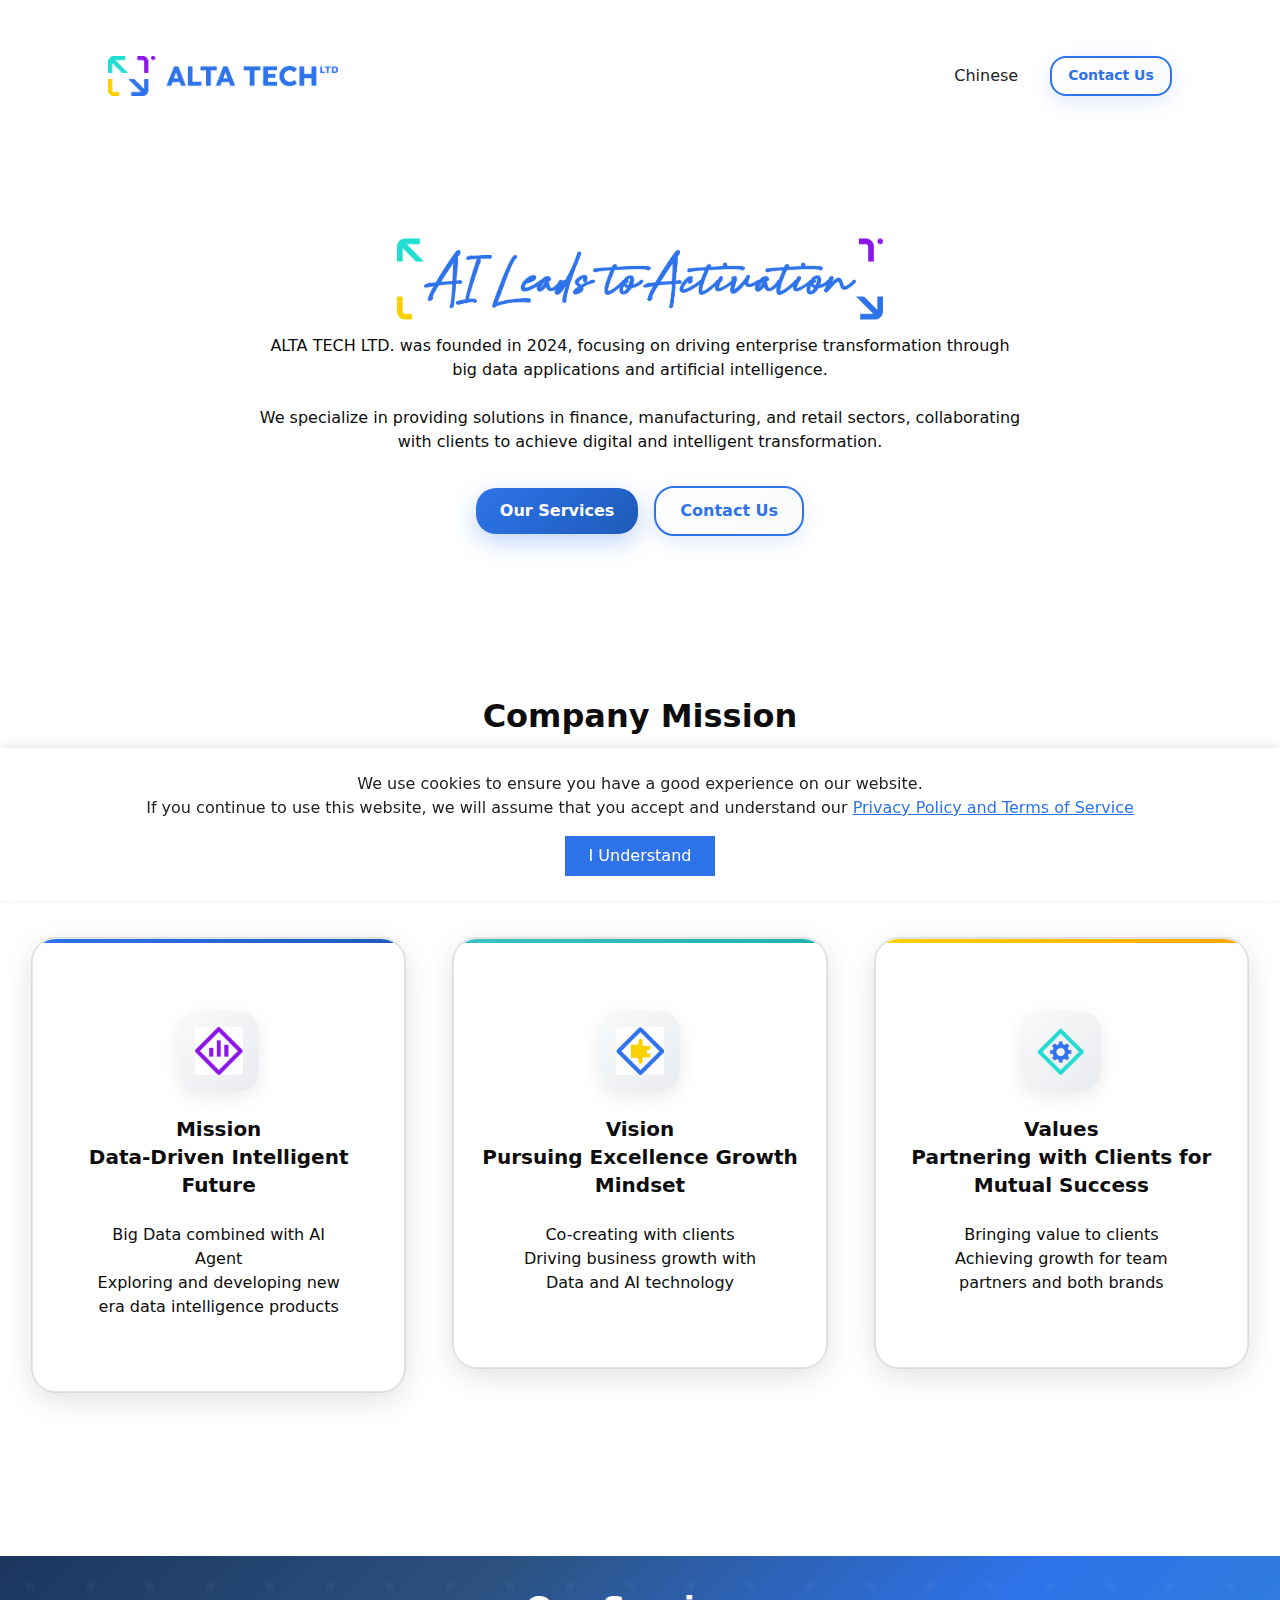
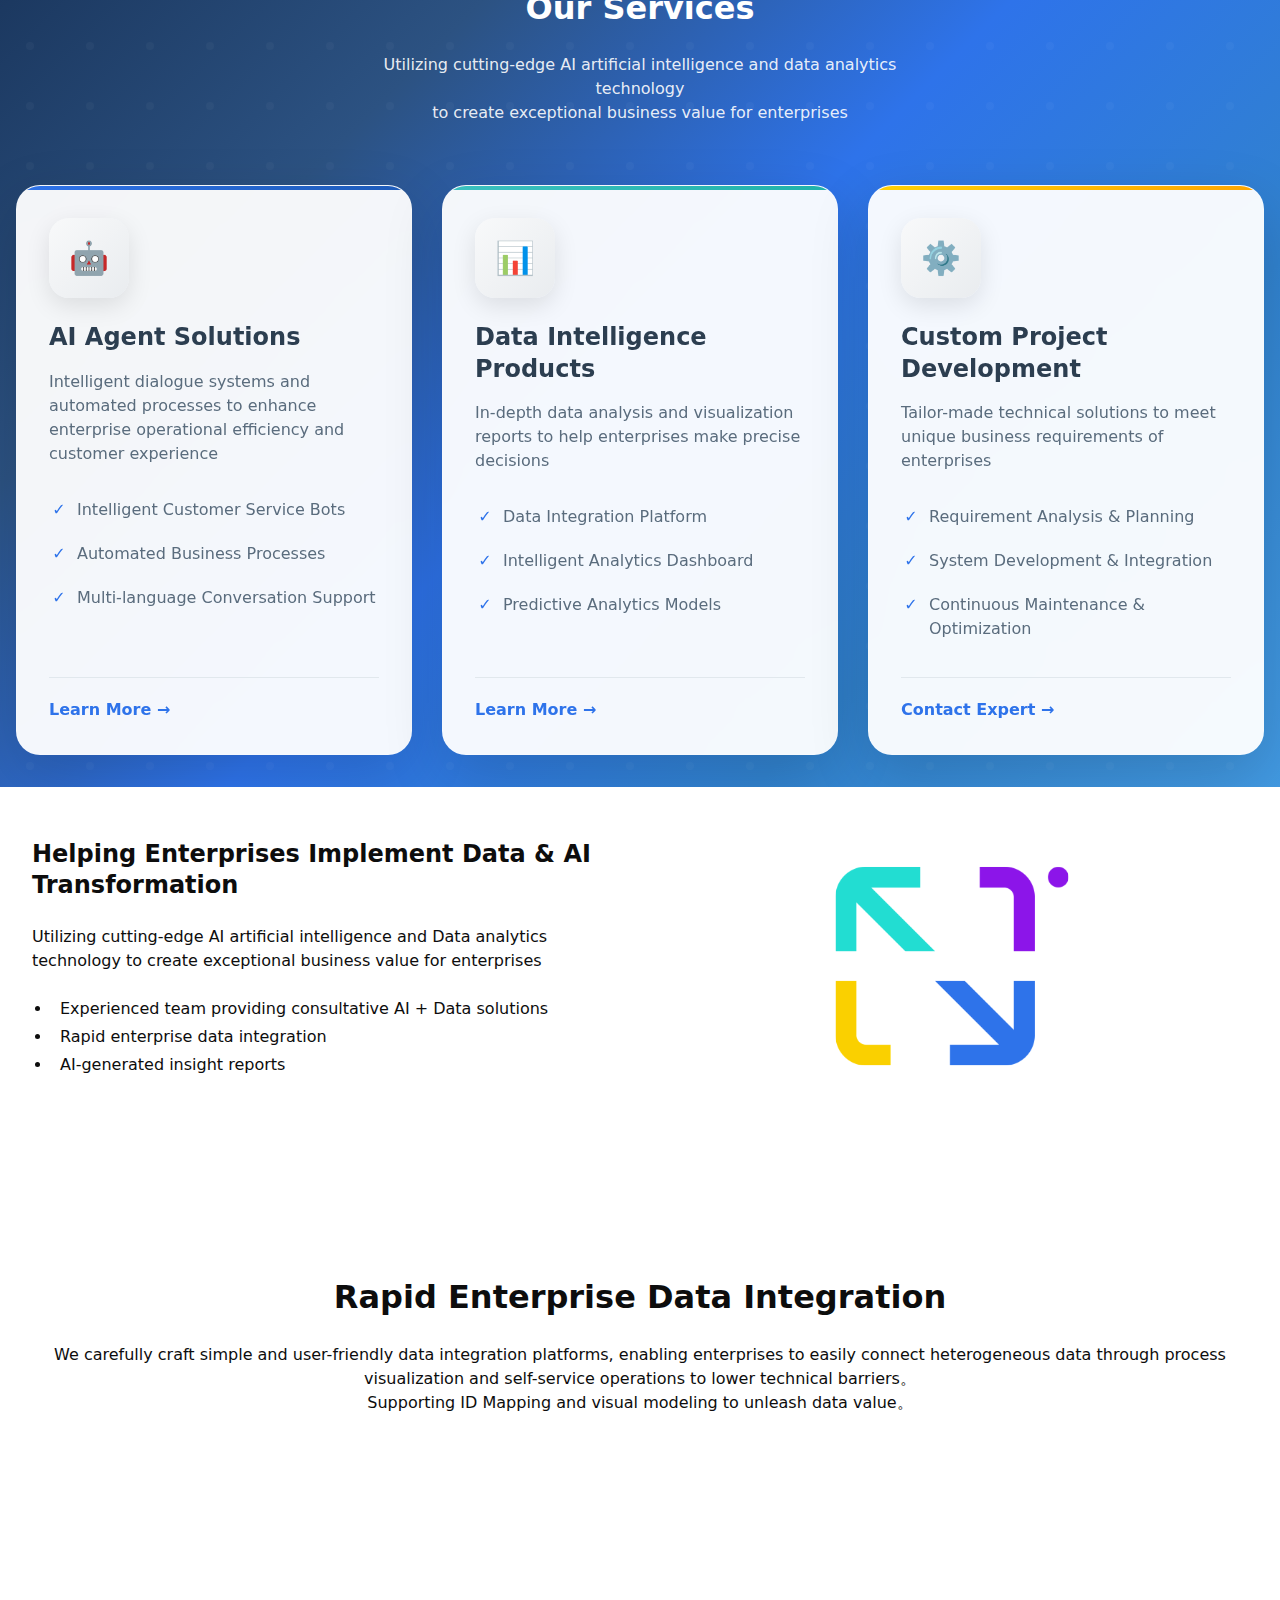
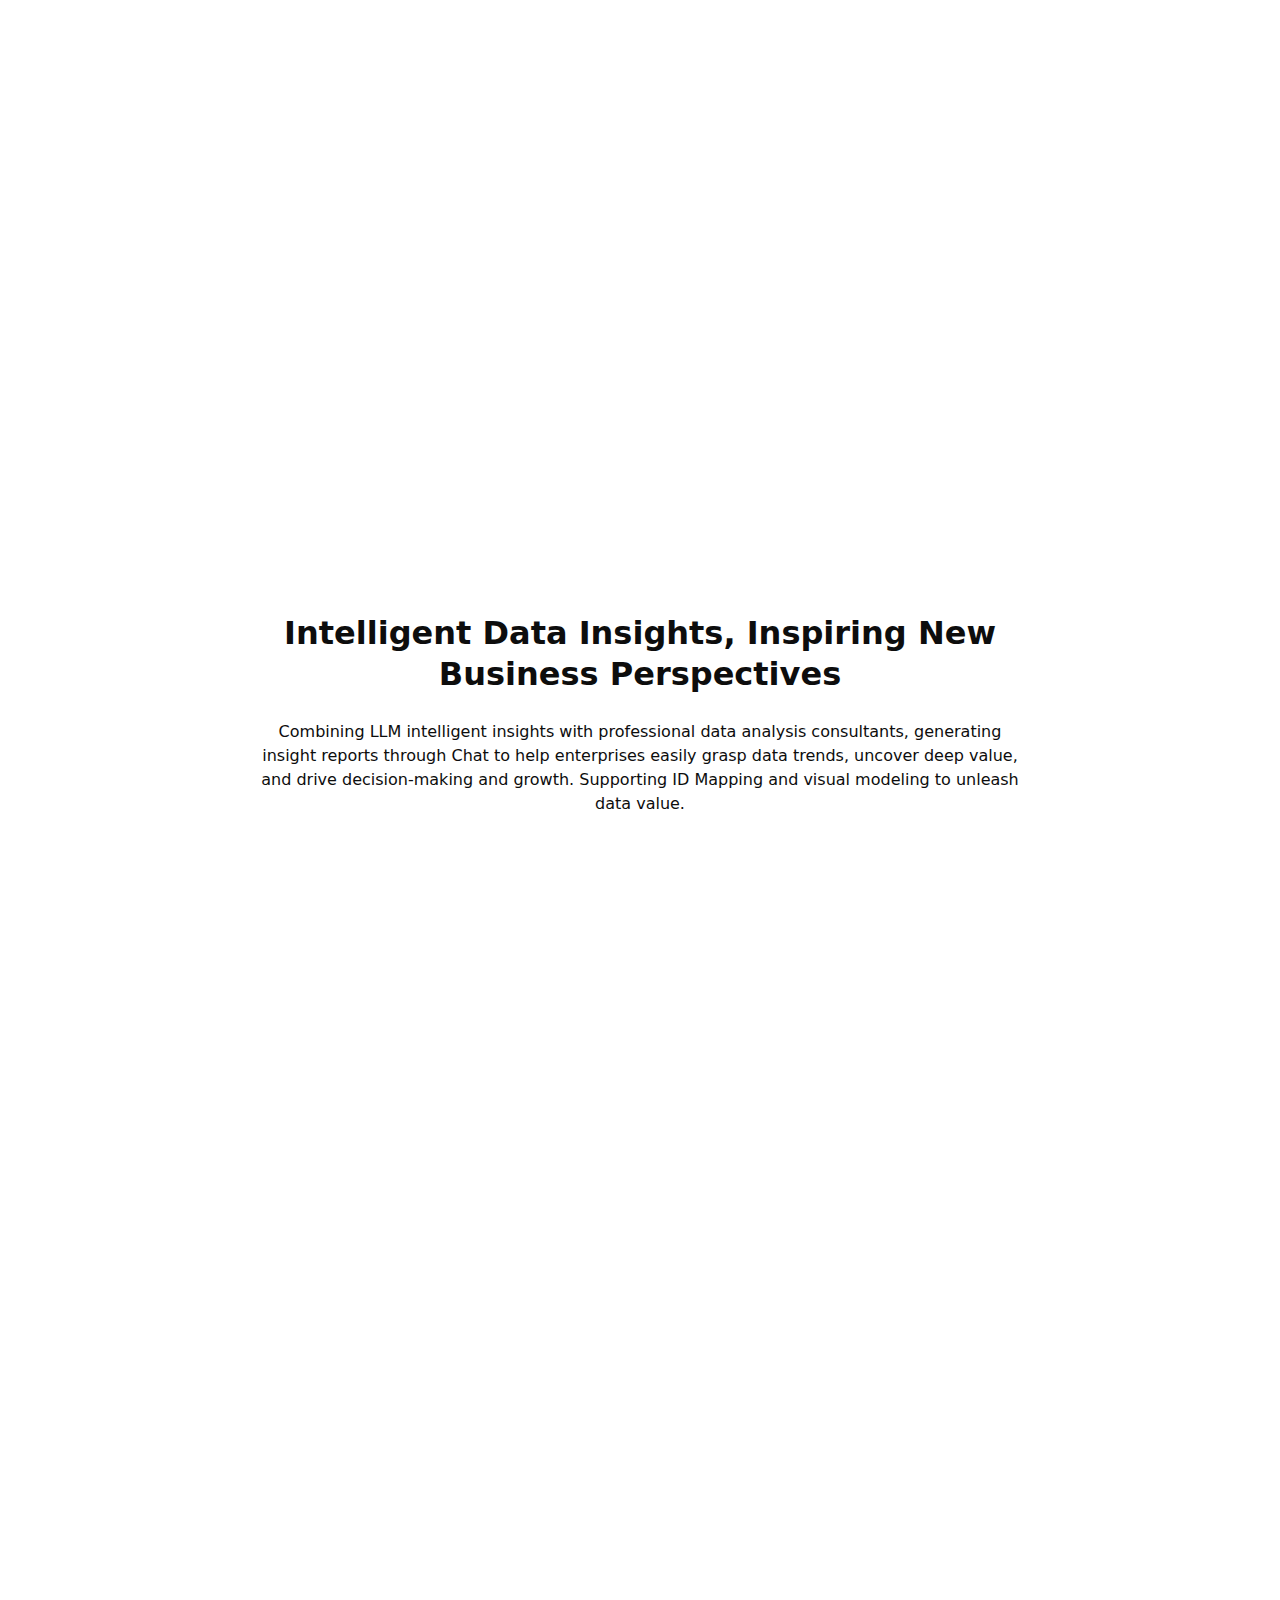
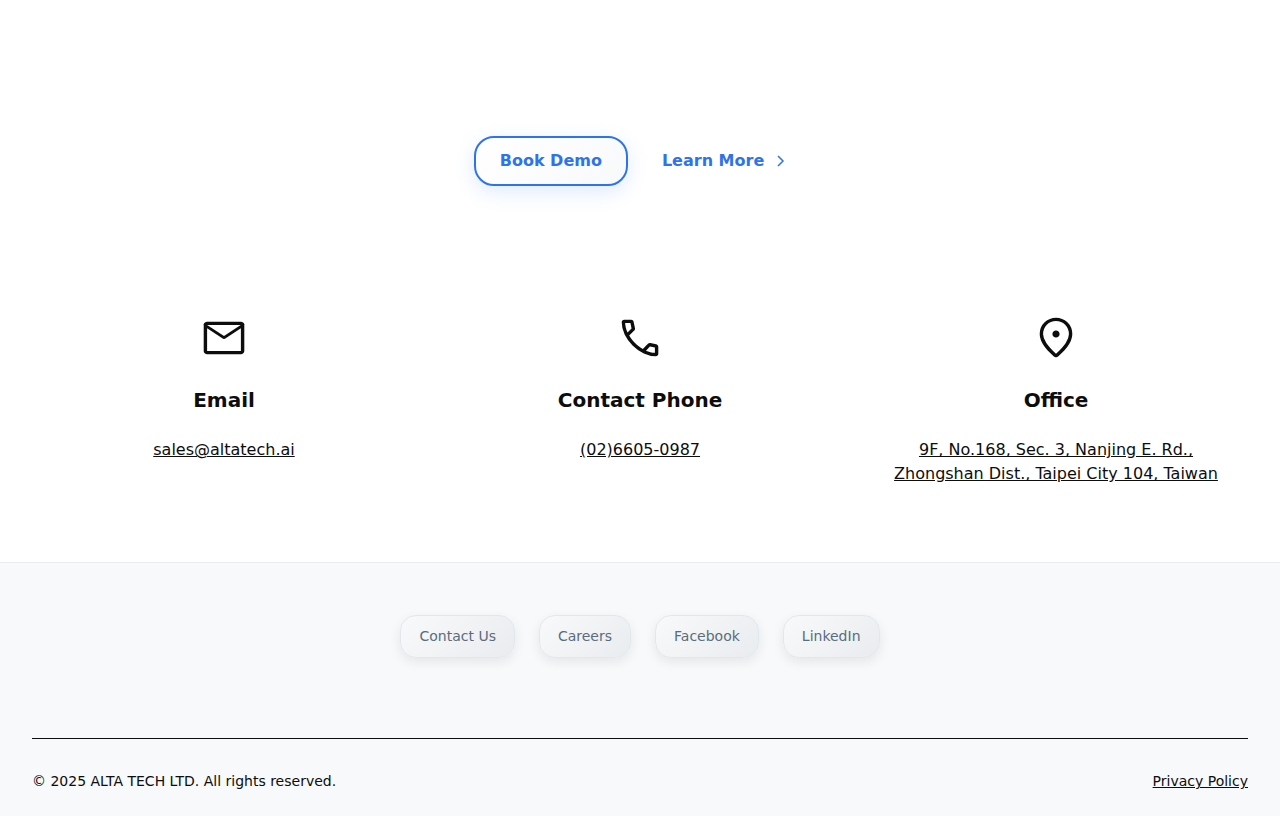
<file: english.html>
<!DOCTYPE html>
<html lang="en">
<head>
  <meta charset="utf-8"/>
  <title>ALTA TECH - Data-Driven Intelligent Future</title>
  <meta content="width=device-width, initial-scale=1" name="viewport"/>
  
  <!-- SEO Meta Tags -->
  <meta name="description" content="ALTA TECH LTD. focuses on big data applications and AI-driven enterprise transformation, providing AI Agent solutions, data intelligence product development, and custom project development services"/>
  <meta name="keywords" content="AI, Artificial Intelligence, Big Data, Enterprise Transformation, Data Analytics, AI Agent, Data Intelligence"/>
  <meta name="author" content="ALTA TECH"/>
  
  <!-- Open Graph Meta Tags -->
  <meta property="og:title" content="ALTA TECH - Data-Driven Intelligent Future"/>
  <meta property="og:description" content="Focused on big data applications and AI-driven enterprise transformation, providing AI Agent solutions"/>
  <meta property="og:image" content="img/about-image.png"/>
  <meta property="og:type" content="website"/>
  
  <!-- Twitter Card Meta Tags -->
  <meta name="twitter:card" content="summary_large_image"/>
  <meta name="twitter:title" content="ALTA TECH - Data-Driven Intelligent Future"/>
  <meta name="twitter:description" content="Focused on big data applications and AI-driven enterprise transformation"/>
  
  <!-- Google Tag Manager -->
  <script>(function(w,d,s,l,i){w[l]=w[l]||[];w[l].push({'gtm.start':
  new Date().getTime(),event:'gtm.js'});var f=d.getElementsByTagName(s)[0],
  j=d.createElement(s),dl=l!='dataLayer'?'&l='+l:'';j.async=true;j.src=
  'https://www.googletagmanager.com/gtm.js?id='+i+dl;f.parentNode.insertBefore(j,f);
  })(window,document,'script','dataLayer','GTM-PRTSFN96');</script>
  <!-- End Google Tag Manager -->
  
  <!-- Security Headers -->
  <meta http-equiv="Content-Security-Policy" content="default-src 'self'; script-src 'self' 'unsafe-inline' 'unsafe-eval' https://cdnjs.cloudflare.com https://www.googletagmanager.com https://www.google-analytics.com https://tagmanager.google.com https://*.googleapis.com https://*.gstatic.com; style-src 'self' 'unsafe-inline' https://*.googleapis.com https://*.gstatic.com; img-src 'self' data: https: blob:; font-src 'self' data: https://*.googleapis.com https://*.gstatic.com; connect-src 'self' https://www.google-analytics.com https://www.googletagmanager.com https://tagmanager.google.com https://*.googleapis.com; media-src 'self'; object-src 'none'; child-src https://www.googletagmanager.com; frame-src https://www.googletagmanager.com; frame-ancestors 'none'; base-uri 'self'; form-action 'self';">
  <meta http-equiv="X-Frame-Options" content="DENY">
  <meta http-equiv="X-Content-Type-Options" content="nosniff">
  <meta http-equiv="Referrer-Policy" content="strict-origin-when-cross-origin">
  <meta http-equiv="Permissions-Policy" content="geolocation=(), microphone=(), camera=(), payment=(), usb=(), magnetometer=(), gyroscope=(), speaker=(), vibrate=(), fullscreen=(self)">
  
  <!-- Preload important resources -->
  <link rel="preload" href="img/logo-hero.png" as="image"/>
  <link rel="preload" href="img/logo-navbar.png" as="image"/>
  
  <link href="styles.css" rel="stylesheet" type="text/css"/>
  
  <script type="text/javascript" data-legitimate="true">
    !function(o,c){
      var n=c.documentElement,t=" w-mod-";
      n.className+=t+"js";
      ("ontouchstart"in o||o.DocumentTouch&&c instanceof DocumentTouch)&&(n.className+=t+"touch")
    }(window,document);
  </script>
  
  <style>
    /* 確保圖片正常顯示 */
    img {
      opacity: 1 !important;
      visibility: visible !important;
      display: inline-block !important;
    }
    
    /* GTM 彈窗支援 */
    [id*="gtm"], [class*="gtm"], [data-gtm], .gtm-popup, .gtm-modal {
      z-index: 999999 !important;
      position: fixed !important;
      pointer-events: auto !important;
      visibility: visible !important;
      opacity: 1 !important;
      display: block !important;
    }
    
    /* 確保彈窗背景遮罩正常顯示 */
    .gtm-overlay, [class*="overlay"][id*="gtm"], [class*="backdrop"][id*="gtm"] {
      position: fixed !important;
      top: 0 !important;
      left: 0 !important;
      width: 100vw !important;
      height: 100vh !important;
      z-index: 999998 !important;
      display: block !important;
    }
    
    /* 互動效果樣式 */
    .hero-logo {
      transform: translateY(30px) scale(0.9);
      animation: heroFadeIn 1.2s ease-out forwards;
      animation-delay: 0.3s;
    }
    
    @keyframes heroFadeIn {
      to {
        opacity: 1;
        transform: translateY(0) scale(1);
      }
    }
    
    /* 滾動時導航列效果 */
    .navbar1_component {
      transition: all 0.3s cubic-bezier(0.4, 0, 0.2, 1);
    }
    
    .navbar1_component.scrolled {
      background-color: rgba(255, 255, 255, 0.95);
      backdrop-filter: blur(20px);
      box-shadow: 0 4px 30px rgba(0, 0, 0, 0.1);
    }
    
    /* 桌面版導航 */
    .desktop-nav {
      display: flex;
      align-items: center;
    }
    
    .desktop-nav .navbar1_link.w-nav-link {
      white-space: nowrap;
    }
    
    .mobile-nav {
      display: none;
    }
    
    .navbar1_menu-buttons {
      margin-left: 1rem;
    }
    
    /* 中型平板/小筆電版導航 */
    @media screen and (max-width: 986px) {
      .desktop-nav {
        display: none;
      }
      
      .navbar1_container {
        padding: 0 15px;
        justify-content: space-between;
        align-items: center;
        display: flex;
        width: 100%;
        box-sizing: border-box;
      }
      
      .mobile-nav {
        display: block;
        margin-left: auto;
        margin-right: 15px;
        flex-shrink: 0;
        max-width: calc(100% - 380px);
      }
      
      .mobile-nav .navbar1_link {
        color: #4d65ff;
        text-decoration: none;
        font-weight: 500;
        padding: 8px 16px;
        border: 1px solid #4d65ff;
        border-radius: 4px;
        transition: all 0.3s ease;
        white-space: nowrap;
        font-size: 16px;
        display: inline-block;
        min-width: 70px;
        max-width: 100%;
        overflow: hidden;
        text-overflow: ellipsis;
        box-sizing: border-box;
        writing-mode: horizontal-tb;
        text-orientation: mixed;
      }
      
      .mobile-nav .navbar1_link:hover {
        background-color: #4d65ff;
        color: white;
      }
      
      /* Logo 響應式調整 */
      .navbar1_logo {
        max-width: 345px;
        height: auto;
        flex-shrink: 0;
      }
    }
    
    /* 手機裝置優化 */
    @media screen and (max-width: 480px) {
      .navbar1_container {
        padding: 0 10px;
      }
      
      .mobile-nav {
        margin-right: 8px;
        max-width: calc(100% - 200px);
      }
      
      .mobile-nav .navbar1_link {
        padding: 6px 10px;
        font-size: 13px;
      }
      
      .navbar1_logo {
        max-width: 180px;
        min-width: 150px;
      }
      
      /* 確保導航容器不超出螢幕 */
      .navbar1_component {
        overflow: hidden;
        max-width: 100%;
        width: 100%;
      }
    }
    
    /* 極小螢幕優化 */
    @media screen and (max-width: 360px) {
      .navbar1_container {
        padding: 0 8px;
        max-width: 100%;
      }
      
      .mobile-nav {
        margin-right: 5px;
        max-width: calc(100% - 170px);
      }
      
      .mobile-nav .navbar1_link {
        padding: 5px 8px;
        font-size: 12px;
      }
      
      .navbar1_logo {
        max-width: 150px;
      }
    }
      
      /* 整體手機版面優化 */
      .container-large {
        padding-left: 1rem;
        padding-right: 1rem;
      }
      
      .padding-global {
        padding-left: 1rem;
        padding-right: 1rem;
      }
      
    /* 字級設定 - H1 32px, H2 28px, H3 24px, H4 20px, P 16px */
    .heading-style-h1 {
      font-size: 32px !important;
      line-height: 1.2 !important;
    }
    
    .heading-style-h2 {
      font-size: 32px !important;
      line-height: 1.3 !important;
    }
    
    .heading-style-h3 {
      font-size: 24px !important;
      line-height: 1.3 !important;
    }
    
    .heading-style-h4 {
      font-size: 20px !important;
      line-height: 1.4 !important;
    }
    
    p {
      font-size: 16px !important;
      line-height: 1.5 !important;
    }
    
    /* 手機版響應式調整 */
    @media (max-width: 768px) {
      .heading-style-h1 {
        font-size: 24px !important;
      }
      
      .heading-style-h2 {
        font-size: 24px !important;
      }
      
      .heading-style-h3 {
        font-size: 18px !important;
      }
      
      .heading-style-h4 {
        font-size: 16px !important;
      }
      
      p {
        font-size: 14px !important;
      }
      
      /* 按鈕響應式調整 */
      .button, .w-button {
        padding: 10px 20px !important;
        font-size: 14px !important;
        border-radius: 16px !important;
      }

      .button.is-small, .w-button.is-small {
        padding: 6px 12px !important;
        font-size: 12px !important;
        border-radius: 12px !important;
      }

      .submit-button {
        padding: 12px 24px !important;
        font-size: 14px !important;
      }

      .footer7_link {
        padding: 8px 14px !important;
        font-size: 12px !important;
        border-radius: 12px !important;
      }

      /* Mission/Vision/Values 卡片手機版調整 */
      .home_features-list_item {
        padding: 24px 16px !important;
        border-radius: 20px !important;
      }

      .home_features-list_item-icon-wrapper {
        padding: 12px !important;
        border-radius: 16px !important;
      }

      /* 服務區塊響應式設計 - 保持三欄但調整間距 */
      .services-grid {
        gap: 20px !important;
        margin-top: 40px !important;
      }

      .service-card {
        padding: 24px !important;
        border-radius: 20px !important;
      }

      .service-icon-wrapper {
        width: 60px !important;
        height: 60px !important;
        border-radius: 16px !important;
        margin-bottom: 16px !important;
      }

      .service-icon {
        font-size: 24px !important;
      }

      .service-features li {
        font-size: 14px !important;
        padding: 6px 0 !important;
        padding-left: 24px !important;
      }

      .service-features li::before {
        font-size: 14px !important;
        top: 6px !important;
        width: 18px !important;
      }
    }

    /* 中等屏幕（平板）- 兩欄排列 */
    @media (max-width: 900px) and (min-width: 481px) {
      .services-grid {
        grid-template-columns: repeat(2, 1fr) !important;
        gap: 20px !important;
        max-width: 800px !important;
      }
      
      .service-card:nth-child(3) {
        grid-column: 1 / -1;
        max-width: 400px;
        margin: 0 auto;
      }
    }
      
      /* 文字大小調整 */
      .text-size-large {
        font-size: 18px !important;
        line-height: 1.5 !important;
      }
      
      .text-size-medium {
        font-size: 16px !important;
        line-height: 1.5 !important;
      }
      
      /* 確保圖片不超出容器 */
      img {
        max-width: 100% !important;
        height: auto !important;
      }
      
      /* 卡片間距調整 */
      .home_features-list_item {
        margin-bottom: 2rem !important;
      }
      
      /* 防止水平滾動和重複滾動條 */
      html {
        overflow-x: hidden;
      }
      
      body {
        overflow-x: hidden;
        max-width: 100%;
      }
      
      .page-wrapper {
        overflow-x: hidden;
        max-width: 100%;
        width: 100%;
      }
  
    
    /* Mission/Vision/Values 圓角卡片樣式 */
    .home_features-list_item {
      background: #ffffff;
      border-radius: 24px;
      padding: 32px 24px;
      box-shadow: 0 8px 30px rgba(0,0,0,0.12);
      border: 1px solid #e1e8ed;
      transition: all 0.4s cubic-bezier(0.175, 0.885, 0.32, 1.275);
      cursor: pointer;
      position: relative;
      overflow: hidden;
    }
    
    .home_features-list_item:hover {
      transform: translateY(-8px) scale(1.03);
      box-shadow: 0 16px 50px rgba(0,0,0,0.15);
    }

    /* 為每張卡片添加不同的頂部顏色條 */
    .home_features-list_item::before {
      content: '';
      position: absolute;
      top: 0;
      left: 0;
      right: 0;
      height: 4px;
      border-radius: 24px 24px 0 0;
    }

    .home_features-list_item:nth-child(1)::before {
      background: linear-gradient(90deg, #2E73EA, #1e5bb8);
    }

    .home_features-list_item:nth-child(2)::before {
      background: linear-gradient(90deg, #3cc1c0, #20b2aa);
    }

    .home_features-list_item:nth-child(3)::before {
      background: linear-gradient(90deg, #fed105, #ffa500);
    }

    /* 圖標容器樣式優化 */
    .home_features-list_item-icon-wrapper {
      background: linear-gradient(135deg, #f8f9fa, #e9ecef);
      border-radius: 20px;
      padding: 16px;
      display: inline-flex;
      align-items: center;
      justify-content: center;
      box-shadow: 0 6px 20px rgba(0,0,0,0.08);
      transition: all 0.3s ease;
    }

    .home_features-list_item:hover .home_features-list_item-icon-wrapper {
      transform: scale(1.1) rotate(-5deg);
      box-shadow: 0 8px 25px rgba(0,0,0,0.12);
    }
    
    /* 頁面載入直接觸發的淡入動畫 */
    .fade-in-element {
      opacity: 1;
      transform: translateY(0);
      animation: fadeInUp 0.8s cubic-bezier(0.4, 0, 0.2, 1) forwards;
    }
    
    @keyframes fadeInUp {
      0% {
        opacity: 0;
        transform: translateY(40px);
      }
      100% {
        opacity: 1;
        transform: translateY(0);
      }
    }
    
    /* 按鈕動畫效果 */
    .button {
      transition: all 0.3s cubic-bezier(0.4, 0, 0.2, 1);
      position: relative;
      overflow: hidden;
    }
    
    .button::before {
      content: '';
      position: absolute;
      top: 0;
      left: -100%;
      width: 100%;
      height: 100%;
      background: linear-gradient(90deg, transparent, rgba(255, 255, 255, 0.2), transparent);
      transition: left 0.5s cubic-bezier(0.4, 0, 0.2, 1);
    }
    
    .button:hover {
      transform: translateY(-2px);
      box-shadow: 0 8px 25px rgba(0, 0, 0, 0.15);
    }
    
    .button:hover::before {
      left: 100%;
    }
    
    .button:active {
      transform: translateY(0);
      transition-duration: 0.1s;
    }
    
    /* 團隊成員卡片hover效果 */
    .home_team_item {
      transition: transform 0.3s cubic-bezier(0.4, 0, 0.2, 1),
                  box-shadow 0.3s cubic-bezier(0.4, 0, 0.2, 1);
      border-radius: 16px;
      padding: 1.5rem;
      cursor: pointer;
    }
    
    .home_team_item:hover {
      transform: translateY(-15px) scale(1.02);
      box-shadow: 0 25px 50px rgba(0, 0, 0, 0.15);
      background-color: rgba(255, 255, 255, 0.95);
    }
    
    .home_team_image-wrapper {
      overflow: hidden;
      border-radius: 12px;
      transition: transform 0.3s cubic-bezier(0.4, 0, 0.2, 1);
    }
    
    .home_team_image {
      transition: transform 0.5s cubic-bezier(0.4, 0, 0.2, 1);
    }
    
    .home_team_item:hover .home_team_image-wrapper {
      transform: translateY(-3px);
    }
    
    .home_team_item:hover .home_team_image {
      transform: scale(1.05);
    }
    
    /* 團隊成員文字動畫 */
    .home_team_title-wrapper,
    .home_team_item p {
      transition: transform 0.3s cubic-bezier(0.4, 0, 0.2, 1);
    }
    
    .home_team_item:hover .home_team_title-wrapper {
      transform: translateY(-2px);
    }
    
    .home_team_item:hover p {
      transform: translateY(-1px);
    }
    
    /* 表單動畫效果 */
    .form input, .form textarea {
      transition: all 0.3s cubic-bezier(0.4, 0, 0.2, 1);
      border: 2px solid transparent;
    }
    
    .form input:focus, .form textarea:focus {
      transform: translateY(-2px);
      box-shadow: 0 8px 25px rgba(0, 0, 0, 0.1);
      border-color: #007bff;
    }
    
    /* 表單提交按鈕特殊樣式 */
    .submit-button {
      background: linear-gradient(135deg, #2E73EA, #1e5bb8) !important;
      color: white !important;
      border-radius: 20px !important;
      padding: 14px 28px !important;
      font-weight: 600 !important;
      font-size: 16px !important;
      border: none !important;
      box-shadow: 0 8px 25px rgba(46, 115, 234, 0.3) !important;
      transition: all 0.3s cubic-bezier(0.175, 0.885, 0.32, 1.275) !important;
      position: relative !important;
      overflow: hidden !important;
    }
    
    .submit-button:hover {
      transform: translateY(-3px) scale(1.02) !important;
      box-shadow: 0 12px 35px rgba(46, 115, 234, 0.4) !important;
    }
    
    .submit-button.loading {
      opacity: 0.7;
      pointer-events: none;
    }

    /* 提交按鈕光澤效果 */
    .submit-button::before {
      content: '';
      position: absolute;
      top: -50%;
      left: -50%;
      width: 200%;
      height: 200%;
      background: linear-gradient(45deg, transparent, rgba(255,255,255,0.2), transparent);
      transform: translateX(-100%) translateY(-100%) rotate(45deg);
      transition: transform 0.6s ease;
    }

    .submit-button:hover::before {
      transform: translateX(100%) translateY(100%) rotate(45deg);
    }

    /* Footer 鏈接按鈕樣式 */
    .footer7_link {
      background: linear-gradient(135deg, #f8f9fa, #e9ecef) !important;
      color: #5a6c7d !important;
      border-radius: 16px !important;
      padding: 10px 18px !important;
      font-weight: 500 !important;
      font-size: 14px !important;
      text-decoration: none !important;
      display: inline-flex !important;
      align-items: center !important;
      justify-content: center !important;
      transition: all 0.3s cubic-bezier(0.175, 0.885, 0.32, 1.275) !important;
      border: 1px solid #e1e8ed !important;
      box-shadow: 0 4px 12px rgba(0,0,0,0.08) !important;
    }

    .footer7_link:hover {
      transform: translateY(-2px) scale(1.02) !important;
      background: linear-gradient(135deg, #2E73EA, #1e5bb8) !important;
      color: white !important;
      box-shadow: 0 8px 20px rgba(46, 115, 234, 0.3) !important;
    }

    /* 導覽列按鈕樣式統一 */
    .navbar1_menu-buttons .button, .navbar1_menu-buttons .w-button {
      white-space: nowrap !important;
      min-width: fit-content !important;
    }

    /* 確保所有按鈕都有一致的基礎樣式 */
    input[type="submit"], button[type="submit"], .w-button[type="submit"] {
      background: linear-gradient(135deg, #2E73EA, #1e5bb8) !important;
      color: white !important;
      border-radius: 20px !important;
      padding: 14px 28px !important;
      font-weight: 600 !important;
      font-size: 16px !important;
      border: none !important;
      box-shadow: 0 8px 25px rgba(46, 115, 234, 0.3) !important;
      transition: all 0.3s cubic-bezier(0.175, 0.885, 0.32, 1.275) !important;
      cursor: pointer !important;
    }

    input[type="submit"]:hover, button[type="submit"]:hover, .w-button[type="submit"]:hover {
      transform: translateY(-3px) scale(1.02) !important;
      box-shadow: 0 12px 35px rgba(46, 115, 234, 0.4) !important;
    }

    /* 我們的服務區塊全新設計 */
    .services-background {
      background: linear-gradient(135deg, #1a365d 0%, #2c5282 25%, #2E73EA 50%, #3182ce 75%, #4299e1 100%);
      position: relative;
      overflow: hidden;
    }

    .services-background::before {
      content: '';
      position: absolute;
      top: 0;
      left: 0;
      right: 0;
      bottom: 0;
      background: url("data:image/svg+xml,%3Csvg width='60' height='60' viewBox='0 0 60 60' xmlns='http://www.w3.org/2000/svg'%3E%3Cg fill='none' fill-rule='evenodd'%3E%3Cg fill='%23ffffff' fill-opacity='0.1'%3E%3Ccircle cx='30' cy='30' r='4'/%3E%3C/g%3E%3C/g%3E%3C/svg%3E") repeat;
      opacity: 0.3;
    }

    .services_component {
      position: relative;
      z-index: 1;
    }

    .services-grid {
      display: grid;
      grid-template-columns: repeat(3, 1fr);
      gap: 30px;
      margin-top: 60px;
      max-width: 1400px;
      margin-left: auto;
      margin-right: auto;
      width: 100%;
    }

    /* 確保桌面版強制三欄 */
    @media (min-width: 901px) {
      .services-grid {
        grid-template-columns: repeat(3, 1fr) !important;
        gap: 30px !important;
      }
    }

    .service-card {
      background: rgba(255, 255, 255, 0.95);
      border-radius: 24px;
      padding: 32px;
      box-shadow: 0 20px 60px rgba(0, 0, 0, 0.15);
      border: 1px solid rgba(255, 255, 255, 0.2);
      transition: all 0.4s cubic-bezier(0.175, 0.885, 0.32, 1.275);
      position: relative;
      overflow: hidden;
      backdrop-filter: blur(10px);
      width: 100%;
      min-height: 400px;
      display: flex;
      flex-direction: column;
    }

    .service-card:hover {
      transform: translateY(-12px) scale(1.02);
      box-shadow: 0 30px 80px rgba(0, 0, 0, 0.25);
    }

    .service-card::before {
      content: '';
      position: absolute;
      top: 0;
      left: 0;
      right: 0;
      height: 4px;
      border-radius: 24px 24px 0 0;
    }

    .service-card.ai-agent::before {
      background: linear-gradient(90deg, #2E73EA, #1e5bb8);
    }

    .service-card.data-intelligence::before {
      background: linear-gradient(90deg, #3cc1c0, #20b2aa);
    }

    .service-card.custom-development::before {
      background: linear-gradient(90deg, #fed105, #ffa500);
    }

    .service-icon-wrapper {
      display: flex;
      align-items: center;
      justify-content: center;
      width: 80px;
      height: 80px;
      border-radius: 20px;
      background: linear-gradient(135deg, #f8f9fa, #e9ecef);
      margin-bottom: 24px;
      box-shadow: 0 8px 25px rgba(0,0,0,0.1);
      transition: all 0.3s ease;
    }

    .service-card:hover .service-icon-wrapper {
      transform: scale(1.1) rotate(-5deg);
      box-shadow: 0 12px 35px rgba(0,0,0,0.15);
    }

    .service-icon {
      font-size: 32px;
      line-height: 1;
    }

    .service-title {
      color: #2c3e50;
      margin-bottom: 16px;
    }

    .service-description {
      color: #5a6c7d;
      margin-bottom: 20px;
      text-align: left;
    }

    .service-features {
      list-style: none;
      padding: 0;
      margin: 0 0 24px 0;
    }

    .service-features li {
      padding: 8px 0;
      color: #5a6c7d;
      font-size: 16px;
      line-height: 1.5;
      position: relative;
      padding-left: 28px;
      text-align: left;
    }

    .service-features li::before {
      content: '✓';
      position: absolute;
      left: 0;
      top: 8px;
      color: #2E73EA;
      font-weight: bold;
      font-size: 16px;
      width: 20px;
      text-align: center;
    }

    .service-content {
      flex: 1;
      display: flex;
      flex-direction: column;
    }

    .service-cta {
      margin-top: auto;
      border-top: 1px solid #e1e8ed;
      padding-top: 20px;
    }

    .service-link {
      color: #2E73EA;
      text-decoration: none;
      font-weight: 600;
      font-size: 16px;
      transition: all 0.3s ease;
      display: inline-flex;
      align-items: center;
      gap: 8px;
    }

    .service-link:hover {
      color: #1e5bb8;
      transform: translateX(4px);
    }
    
    /* 成功和錯誤訊息動畫 */
    .w-form-done, .w-form-fail {
      transition: all 0.3s cubic-bezier(0.4, 0, 0.2, 1);
      transform: translateY(20px);
      opacity: 0;
    }
    
    .w-form-done.show, .w-form-fail.show {
      transform: translateY(0);
      opacity: 1;
    }
    
    /* 圖片載入動畫 */
    .home_benefits-2_image, .home_portfolio-item-body_image {
      transition: transform 0.3s cubic-bezier(0.4, 0, 0.2, 1);
    }
    
    .home_benefits-2_image:hover, .home_portfolio-item-body_image:hover {
      transform: scale(1.02);
    }
    
    /* Portfolio 圖片完整顯示 - 800x800 正方形圖片（縮小10%） */
    .home_portfolio-item-body_image {
      max-width: 720px !important;
      width: 720px !important;
      height: 720px !important;
      margin: 0 auto !important;
      display: block !important;
      object-fit: contain !important;
    }
    
    .home_portfolio-item-body_image-wrapper {
      display: flex !important;
      justify-content: center !important;
      align-items: center !important;
      overflow: visible !important;
    }
    
    /* 響應式調整 Portfolio 圖片 */
    @media (max-width: 868px) {
      .home_portfolio-item-body_image {
        max-width: 90vw !important;
        width: 90vw !important;
        height: 90vw !important;
      }
    }
    
    @media (max-width: 480px) {
      .home_portfolio-item-body_image {
        max-width: 95vw !important;
        width: 95vw !important;
        height: 95vw !important;
      }
    }
    
    /* 聯絡資訊卡片hover效果 */
    .home_contact_item {
      transition: transform 0.3s cubic-bezier(0.4, 0, 0.2, 1);
      border-radius: 12px;
      padding: 1.5rem;
    }
    
    .home_contact_item:hover {
      transform: translateY(-5px);
      background-color: rgba(0, 0, 0, 0.02);
      box-shadow: 0 10px 30px rgba(0, 0, 0, 0.1);
    }
    
    /* 平滑滾動 */
    html {
      scroll-behavior: smooth;
    }
    
    /* 載入動畫 */
    .page-wrapper {
      opacity: 1;
      animation: pageLoad 0.8s ease-out forwards;
    }
    
    @keyframes pageLoad {
      to {
        opacity: 1;
      }
    }
    
    /* 觸控裝置優化 */
    .touch-device .home_features-list_item:hover {
      transform: none;
      box-shadow: none;
    }
    
    .touch-device .button:hover {
      transform: none;
    }
    
    .touch-device .home_team_item:hover {
      transform: translateY(-8px) scale(1.01);
      box-shadow: 0 15px 30px rgba(0, 0, 0, 0.1);
    }
    
    .touch-device .home_team_item:hover .home_team_image-wrapper {
      transform: none;
    }
    
    .touch-device .home_team_item:hover .home_team_image {
      transform: none;
    }
    
    .touch-device .home_team_item:hover .home_team_title-wrapper,
    .touch-device .home_team_item:hover p {
      transform: none;
    }
    
    /* 響應式調整 */
    @media (max-width: 768px) {
      .home_features-list_item:hover {
        transform: translateY(-5px) scale(1.01);
      }
      
      .button:hover {
        transform: translateY(-1px);
      }
      
      .home_team_item:hover {
        transform: translateY(-8px) scale(1.01);
        box-shadow: 0 15px 30px rgba(0, 0, 0, 0.12);
      }
      
      .home_team_item {
        padding: 1rem;
      }
      
      .fade-in-element {
        transform: translateY(20px);
      }
    }
    
    @media (prefers-reduced-motion: reduce) {
      * {
        animation-duration: 0.01ms !important;
        animation-iteration-count: 1 !important;
        transition-duration: 0.01ms !important;
      }
      
      .hero-logo {
        animation: none !important;
        opacity: 1 !important;
        transform: none !important;
      }
      
      .fade-in-element {
        opacity: 1 !important;
        transform: none !important;
      }
      
      .page-wrapper {
        opacity: 1 !important;
      }
    }
    
    /* 新的 3D 圓角按鈕系統 - 參考卡片風格 */
    .button, .w-button {
      border-radius: 20px !important;
      padding: 12px 24px !important;
      font-weight: 600 !important;
      font-size: 16px !important;
      line-height: 1.4 !important;
      text-decoration: none !important;
      display: inline-flex !important;
      align-items: center !important;
      justify-content: center !important;
      transition: all 0.3s cubic-bezier(0.175, 0.885, 0.32, 1.275) !important;
      cursor: pointer !important;
      border: none !important;
      position: relative !important;
      overflow: hidden !important;
      box-shadow: 0 8px 25px rgba(0,0,0,0.15) !important;
    }

    /* 主要按鈕 - 藍色主題 */
    .button:not(.is-secondary):not(.is-link), .w-button:not(.is-secondary):not(.is-link) {
      background: linear-gradient(135deg, #2E73EA, #1e5bb8) !important;
      color: white !important;
      box-shadow: 0 8px 25px rgba(46, 115, 234, 0.3) !important;
    }

    .button:not(.is-secondary):not(.is-link):hover, .w-button:not(.is-secondary):not(.is-link):hover {
      transform: translateY(-3px) scale(1.02) !important;
      box-shadow: 0 12px 35px rgba(46, 115, 234, 0.4) !important;
    }

    /* 次要按鈕 - 白色背景 */
    .button.is-secondary, .w-button.is-secondary {
      background: linear-gradient(135deg, #ffffff, #f8f9fa) !important;
      color: #2E73EA !important;
      border: 2px solid #2E73EA !important;
      box-shadow: 0 6px 20px rgba(46, 115, 234, 0.15) !important;
    }

    .button.is-secondary:hover, .w-button.is-secondary:hover {
      transform: translateY(-3px) scale(1.02) !important;
      background: linear-gradient(135deg, #2E73EA, #1e5bb8) !important;
      color: white !important;
      box-shadow: 0 12px 35px rgba(46, 115, 234, 0.4) !important;
    }

    /* 鏈接按鈕 - 簡潔風格 */
    .button.is-link, .w-button.is-link {
      background: transparent !important;
      color: #2E73EA !important;
      box-shadow: none !important;
      border: 2px solid transparent !important;
      padding: 8px 16px !important;
    }

    .button.is-link:hover, .w-button.is-link:hover {
      background: rgba(46, 115, 234, 0.1) !important;
      border-radius: 16px !important;
      transform: translateY(-2px) !important;
    }

    /* 小型按鈕 */
    .button.is-small, .w-button.is-small {
      padding: 8px 16px !important;
      font-size: 14px !important;
      border-radius: 16px !important;
    }

    /* 按鈕光澤效果 */
    .button::before, .w-button::before {
      content: '' !important;
      position: absolute !important;
      top: -50% !important;
      left: -50% !important;
      width: 200% !important;
      height: 200% !important;
      background: linear-gradient(45deg, transparent, rgba(255,255,255,0.2), transparent) !important;
      transform: translateX(-100%) translateY(-100%) rotate(45deg) !important;
      transition: transform 0.6s ease !important;
    }

    .button:hover::before, .w-button:hover::before {
      transform: translateX(100%) translateY(100%) rotate(45deg) !important;
    }
    
    /* Cards 完整樣式 */
    .feature-card {
      background: #ffffff;
      border-radius: 24px;
      padding: 32px;
      box-shadow: 0 8px 30px rgba(0,0,0,0.12);
      border: 1px solid #e1e8ed;
      position: relative;
      overflow: hidden;
      transform: translateY(20px);
      opacity: 0;
      animation: fadeInUp 0.8s ease forwards;
      transition: all 0.4s cubic-bezier(0.175, 0.885, 0.32, 1.275);
      cursor: pointer;
      height: 280px;
    }

    .feature-card:nth-child(1) { animation-delay: 0.1s; }
    .feature-card:nth-child(2) { animation-delay: 0.2s; }
    .feature-card:nth-child(3) { animation-delay: 0.3s; }

    .feature-card:hover {
      transform: translateY(-10px) scale(1.02);
      box-shadow: 0 16px 50px rgba(0,0,0,0.15);
      height: auto;
      min-height: 280px;
      overflow: visible;
    }

    .feature-card::before {
      content: '';
      position: absolute;
      top: 0;
      left: 0;
      right: 0;
      height: 6px;
      border-radius: 24px 24px 0 0;
    }

    .feature-card.data-integration::before { background: linear-gradient(90deg, #2E73EA, #1e5bb8); }
    .feature-card.id-mapping::before { background: linear-gradient(90deg, #3cc1c0, #20b2aa); }
    .feature-card.visual-modeling::before { background: linear-gradient(90deg, #fed105, #ffa500); }

    .card-header {
      display: flex;
      align-items: center;
      margin-bottom: 0;
    }

    .feature-icon {
      width: 80px;
      height: 80px;
      min-width: 80px;
      min-height: 80px;
      max-width: 80px;
      max-height: 80px;
      border-radius: 20px;
      display: flex;
      align-items: center;
      justify-content: center;
      color: white;
      font-weight: 800;
      font-size: 0.9rem;
      line-height: 1.1;
      text-align: center;
      margin-right: 20px;
      box-shadow: 0 8px 25px rgba(0,0,0,0.2);
      transition: all 0.4s cubic-bezier(0.175, 0.885, 0.32, 1.275);
      cursor: pointer;
      position: relative;
      overflow: hidden;
      flex-shrink: 0;
    }

    /* Icon hover 動畫效果 */
    .feature-icon:hover {
      transform: scale(1.1) rotate(5deg);
      box-shadow: 0 12px 35px rgba(0,0,0,0.3);
      animation: pulse 1.5s infinite, bounce 0.6s ease;
    }

    /* 添加閃爍光澤效果 */
    .feature-icon::before {
      content: '';
      position: absolute;
      top: -50%;
      left: -50%;
      width: 200%;
      height: 200%;
      background: linear-gradient(45deg, transparent, rgba(255,255,255,0.3), transparent);
      transform: translateX(-100%) translateY(-100%) rotate(45deg);
      transition: transform 0.6s ease;
    }

    .feature-icon:hover::before {
      transform: translateX(100%) translateY(100%) rotate(45deg);
    }

    /* 不同主題的 hover 效果增強 */
    .data-integration .feature-icon:hover {
      box-shadow: 0 12px 35px rgba(46, 115, 234, 0.4);
    }

    .id-mapping .feature-icon:hover {
      box-shadow: 0 12px 35px rgba(60, 193, 192, 0.4);
    }

    .visual-modeling .feature-icon:hover {
      box-shadow: 0 12px 35px rgba(254, 209, 5, 0.4);
    }

    /* 添加脈動動畫 */
    @keyframes pulse {
      0% { box-shadow: 0 0 0 0 rgba(255, 255, 255, 0.7); }
      70% { box-shadow: 0 0 0 10px rgba(255, 255, 255, 0); }
      100% { box-shadow: 0 0 0 0 rgba(255, 255, 255, 0); }
    }


    @keyframes bounce {
      0%, 100% { transform: scale(1.1) rotate(5deg) translateY(0); }
      50% { transform: scale(1.15) rotate(5deg) translateY(-3px); }
    }

    .data-integration .feature-icon { background: linear-gradient(135deg, #2E73EA, #1e5bb8); }
    .id-mapping .feature-icon { background: linear-gradient(135deg, #3cc1c0, #20b2aa); }
    .visual-modeling .feature-icon { background: linear-gradient(135deg, #fed105, #ffa500); }

    .card-title-section {
      flex: 1;
    }

    .card-title {
      font-size: 24px;
      line-height: 1.3;
      font-weight: 700;
      color: #2c3e50;
      margin-bottom: 8px;
      transition: color 0.3s ease;
    }

    .card-subtitle {
      font-size: 16px;
      line-height: 1.5;
      color: #7f8c8d;
      font-weight: 500;
    }

    /* 展開/收合箭頭 */
    .expand-arrow {
      position: absolute;
      bottom: 20px;
      right: 20px;
      width: 32px;
      height: 32px;
      border-radius: 50%;
      background: linear-gradient(135deg, rgba(255,255,255,0.9), rgba(255,255,255,0.7));
      backdrop-filter: blur(10px);
      border: 1px solid rgba(255,255,255,0.3);
      display: flex;
      align-items: center;
      justify-content: center;
      transition: all 0.3s ease;
      cursor: pointer;
      box-shadow: 0 4px 12px rgba(0,0,0,0.1);
    }

    .expand-arrow::before {
      content: '';
      width: 10px;
      height: 10px;
      border: 2px solid #666;
      border-top: none;
      border-left: none;
      transform: rotate(45deg);
      transition: all 0.3s ease;
    }

    .feature-card:hover .expand-arrow {
      transform: translateY(-5px);
      background: linear-gradient(135deg, rgba(255,255,255,1), rgba(255,255,255,0.9));
      box-shadow: 0 6px 20px rgba(0,0,0,0.15);
    }

    .feature-card:hover .expand-arrow::before {
      transform: rotate(-135deg);
      border-color: #333;
    }

    /* 不同卡片的箭頭主題色 */
    .feature-card.data-integration .expand-arrow {
      background: linear-gradient(135deg, rgba(46, 115, 234, 0.1), rgba(255,255,255,0.9));
      border: 1px solid rgba(46, 115, 234, 0.2);
    }

    .feature-card.data-integration:hover .expand-arrow {
      background: linear-gradient(135deg, rgba(46, 115, 234, 0.15), rgba(255,255,255,1));
      border: 1px solid rgba(46, 115, 234, 0.3);
    }

    .feature-card.data-integration:hover .expand-arrow::before {
      border-color: #2E73EA;
    }

    .feature-card.id-mapping .expand-arrow {
      background: linear-gradient(135deg, rgba(60, 193, 192, 0.1), rgba(255,255,255,0.9));
      border: 1px solid rgba(60, 193, 192, 0.2);
    }

    .feature-card.id-mapping:hover .expand-arrow {
      background: linear-gradient(135deg, rgba(60, 193, 192, 0.15), rgba(255,255,255,1));
      border: 1px solid rgba(60, 193, 192, 0.3);
    }

    .feature-card.id-mapping:hover .expand-arrow::before {
      border-color: #3cc1c0;
    }

    .feature-card.visual-modeling .expand-arrow {
      background: linear-gradient(135deg, rgba(254, 209, 5, 0.1), rgba(255,255,255,0.9));
      border: 1px solid rgba(254, 209, 5, 0.2);
    }

    .feature-card.visual-modeling:hover .expand-arrow {
      background: linear-gradient(135deg, rgba(254, 209, 5, 0.15), rgba(255,255,255,1));
      border: 1px solid rgba(254, 209, 5, 0.3);
    }

    .feature-card.visual-modeling:hover .expand-arrow::before {
      border-color: #fed105;
    }

    .card-content {
      opacity: 0;
      visibility: hidden;
      max-height: 0;
      overflow: hidden;
      transition: all 0.4s ease;
      margin-top: 0;
    }

    .feature-card:hover .card-content {
      opacity: 1;
      visibility: visible;
      max-height: 1200px;
      margin-top: 24px;
    }

    .content-section {
      margin-bottom: 24px;
      padding: 20px;
      border-radius: 16px;
      position: relative;
    }

    .features-section {
      background: linear-gradient(135deg, rgba(46, 115, 234, 0.1), rgba(30, 91, 184, 0.1));
      border-left: 4px solid #2E73EA;
    }

    .benefits-section {
      background: linear-gradient(135deg, rgba(60, 193, 192, 0.1), rgba(32, 178, 170, 0.1));
      border-left: 4px solid #3cc1c0;
    }

    .flowchart-section {
      background: linear-gradient(135deg, rgba(254, 209, 5, 0.1), rgba(255, 165, 0, 0.1));
      border-left: 4px solid #fed105;
    }

    .section-title {
      font-size: 18px;
      line-height: 1.4;
      font-weight: 700;
      text-transform: uppercase;
      letter-spacing: 0.8px;
      margin-bottom: 12px;
      display: flex;
      align-items: center;
      gap: 8px;
    }

    .features-section .section-title { color: #2E73EA; }
    .benefits-section .section-title { color: #3cc1c0; }
    .flowchart-section .section-title { color: #fed105; }

    .section-title::before {
      content: '';
      width: 6px;
      height: 6px;
      border-radius: 50%;
      background: currentColor;
    }

    .section-content {
      font-size: 16px;
      line-height: 1.5;
      color: #5a6c7d;
    }

    .feature-list {
      list-style: none;
    }

    .feature-item {
      padding: 8px 0;
      color: #5a6c7d;
      font-size: 16px;
      line-height: 1.5;
      display: flex;
      align-items: center;
      gap: 12px;
    }

    .feature-item::before {
      content: '';
      width: 8px;
      height: 8px;
      border-radius: 50%;
      background: #2E73EA;
      flex-shrink: 0;
    }

    .data-sources {
      display: grid;
      grid-template-columns: 1fr 1fr;
      gap: 12px;
      margin-top: 16px;
      justify-items: center;
    }

    .data-source-tag {
      background: linear-gradient(135deg, #2E73EA, #1e5bb8);
      color: white;
      padding: 8px 16px;
      border-radius: 25px;
      text-align: center;
      font-size: 0.9rem;
      font-weight: 600;
      transition: all 0.3s ease;
      white-space: nowrap;
      width: 120px;
    }

    .data-source-tag:hover {
      transform: translateY(-2px);
      box-shadow: 0 6px 20px rgba(46, 115, 234, 0.3);
    }

    /* ID 圖表架構 */
    .id-diagram-grid {
      display: grid;
      grid-template-columns: repeat(3, 1fr);
      grid-template-rows: repeat(5, 40px);
      gap: 8px;
      width: 100%;
      max-width: 360px;
      margin: 0 auto;
      padding: 16px;
      background: linear-gradient(135deg, #f8f9fa, #e9ecef);
      border-radius: 16px;
      border: 2px solid #3cc1c0;
      margin-top: 16px;
    }

    .grid-cell {
      display: flex;
      flex-direction: column;
      align-items: center;
      justify-content: center;
      text-align: center;
    }

    .id-node {
      padding: 6px 12px;
      border-radius: 12px;
      font-weight: 700;
      font-size: 0.85rem;
      color: white;
      margin-bottom: 4px;
      width: 100%;
      max-width: 90px;
      box-shadow: 0 4px 12px rgba(0,0,0,0.15);
      transition: all 0.3s ease;
      cursor: pointer;
    }

    .id-node.primary {
      background: linear-gradient(135deg, #3cc1c0, #20b2aa);
      font-size: 0.9rem;
    }

    .id-node.secondary {
      background: linear-gradient(135deg, #667eea, #764ba2);
      font-size: 0.85rem;
    }

    .id-node:hover {
      transform: scale(1.1);
      box-shadow: 0 8px 25px rgba(60, 193, 192, 0.4);
    }

    .id-label {
      font-size: 0.75rem;
      color: #495057;
      font-weight: 600;
      text-align: center;
      line-height: 1.2;
    }

    .arrow-cell {
      display: flex;
      align-items: center;
      justify-content: center;
    }

    .id-arrow {
      font-size: 1.5rem;
      color: #3cc1c0;
      font-weight: bold;
      transition: all 0.3s ease;
    }

    .diagonal-left {
      transform: rotate(-45deg);
    }

    .diagonal-right {
      transform: rotate(45deg);
    }

    /* 流程圖樣式 */
    .flowchart {
      display: flex;
      flex-direction: column;
      gap: 16px;
      margin-top: 16px;
    }

    .flow-step {
      display: flex;
      align-items: center;
      gap: 16px;
      padding: 16px;
      background: white;
      border-radius: 12px;
      box-shadow: 0 2px 8px rgba(0,0,0,0.1);
      border: 2px solid #e5e7eb;
      transition: all 0.3s ease;
      position: relative;
    }

    .flow-step:hover {
      border-color: #fed105;
      transform: translateX(8px);
      box-shadow: 0 4px 12px rgba(254, 209, 5, 0.2);
    }

    .step-number {
      width: 40px;
      height: 40px;
      border-radius: 50%;
      background: linear-gradient(135deg, #fed105, #ffa500);
      color: white;
      display: flex;
      align-items: center;
      justify-content: center;
      font-weight: bold;
      font-size: 1.1rem;
      flex-shrink: 0;
      box-shadow: 0 4px 12px rgba(254, 209, 5, 0.3);
    }

    .step-content {
      flex: 1;
    }

    .step-title {
      font-weight: 700;
      color: #1f2937;
      font-size: 16px;
      line-height: 1.5;
      margin-bottom: 4px;
    }

    .step-description {
      color: #6b7280;
      font-size: 14px;
      line-height: 1.5;
    }

    /* Cards 響應式樣式 */
    @media (max-width: 768px) {
      .cards-grid {
        grid-template-columns: 1fr !important;
        gap: 25px !important;
        margin-top: 30px !important;
        padding: 15px !important;
      }
      
      .feature-card {
        padding: 24px !important;
        height: 240px !important;
      }
      
      .card-header {
        flex-direction: column !important;
        text-align: center !important;
        gap: 15px !important;
      }
      
      .feature-icon {
        margin-right: 0 !important;
        margin-bottom: 10px !important;
        width: 70px !important;
        height: 70px !important;
        min-width: 70px !important;
        min-height: 70px !important;
        max-width: 70px !important;
        max-height: 70px !important;
        flex-shrink: 0 !important;
        font-size: 0.8rem !important;
        line-height: 1.1 !important;
      }
      
      .card-title {
        font-size: 18px !important;
        line-height: 1.3 !important;
      }
      
      .content-section {
        padding: 16px !important;
        margin-bottom: 20px !important;
      }
      
      .data-sources {
        grid-template-columns: 1fr 1fr !important;
        gap: 8px !important;
        justify-items: center !important;
      }
      
      .id-diagram-grid {
        grid-template-rows: repeat(5, 35px) !important;
        gap: 6px !important;
        padding: 12px !important;
        max-width: 320px !important;
      }
      
      .id-node {
        padding: 4px 8px !important;
        font-size: 0.75rem !important;
        max-width: 75px !important;
      }
      
      .id-node.primary {
        font-size: 0.9rem !important;
      }
      
      .id-node.secondary {
        font-size: 0.75rem !important;
      }
      
      .id-label {
        font-size: 0.7rem !important;
      }
      
      .flow-step {
        gap: 12px !important;
      }
      
      .step-number {
        width: 36px !important;
        height: 36px !important;
        font-size: 1rem !important;
      }
    }
    
    @media (max-width: 480px) {
      .cards-grid {
        padding: 10px !important;
      }
      
      .feature-card {
        padding: 20px !important;
        border-radius: 20px !important;
        height: 220px !important;
      }

      /* 服務區塊手機版 - 單欄排列 */
      .services-grid {
        grid-template-columns: 1fr !important;
        gap: 16px !important;
        margin-top: 30px !important;
      }

      .service-card {
        padding: 20px !important;
        border-radius: 16px !important;
      }
      
      .feature-icon {
        width: 60px !important;
        height: 60px !important;
        min-width: 60px !important;
        min-height: 60px !important;
        max-width: 60px !important;
        max-height: 60px !important;
        flex-shrink: 0 !important;
        font-size: 0.7rem !important;
        line-height: 1.1 !important;
      }
      
      .card-title {
        font-size: 16px !important;
        line-height: 1.4 !important;
      }
      
      .card-subtitle {
        font-size: 14px !important;
        line-height: 1.5 !important;
      }
      
      .section-content {
        font-size: 14px !important;
        line-height: 1.5 !important;
      }
      
      .data-sources {
        grid-template-columns: 1fr !important;
        gap: 6px !important;
        justify-items: center !important;
      }
      
      .data-source-tag {
        font-size: 0.8rem !important;
        padding: 6px 12px !important;
        width: 100px !important;
      }
      
      .id-diagram-grid {
        max-width: 280px !important;
        grid-template-rows: repeat(5, 28px) !important;
        gap: 4px !important;
        padding: 10px !important;
      }
      
      .id-node {
        padding: 3px 6px !important;
        font-size: 0.65rem !important;
        max-width: 65px !important;
      }
      
      .id-label {
        font-size: 0.65rem !important;
      }
    }
  </style>
  <link href="img/favicon-32.png" rel="shortcut icon" type="image/x-icon"/>
  <link href="img/favicon-256.png" rel="apple-touch-icon"/>
  
  <!-- Security Protection Script -->
  <script type="text/javascript" data-legitimate="true">
    (function() {
      'use strict';
      
      // 防盜鏈檢查 - Anti-Hotlinking Protection
      function checkReferrer() {
        const allowedDomains = [
          'localhost',
          '127.0.0.1',
          'sarah-demo.github.io'  // GitHub Pages 域名
          // 移除 'github.io' 以提高安全性
        ];
        
        if (document.referrer && document.referrer !== '') {
          const referrerDomain = new URL(document.referrer).hostname;
          const currentDomain = window.location.hostname;
          
          // 如果不是從允許的域名或直接訪問
          if (referrerDomain !== currentDomain && 
              !allowedDomains.some(domain => referrerDomain.includes(domain))) {
            console.warn('Unauthorized access detected from:', referrerDomain);
            // 可選：重定向到首頁或顯示警告
            // window.location.replace('https://your-official-domain.github.io');
          }
        }
      }
      
      // JS 文件完整性檢查 - Script Integrity Check
      function checkScriptIntegrity() {
        const criticalScripts = [
          'js/website.js',
          'interactive-effects.js'
        ];
        
        criticalScripts.forEach(scriptPath => {
          fetch(scriptPath)
            .then(response => response.text())
            .then(content => {
              // 檢查腳本是否包含可疑內容
              const suspiciousPatterns = [
                /eval\s*\(/,
                /document\.write\s*\(/,
                /innerHTML\s*=/,
                /outerHTML\s*=/,
                /\.src\s*=.*http/,
                /window\[.*\]\s*=/
              ];
              
              let isSuspicious = false;
              suspiciousPatterns.forEach(pattern => {
                if (pattern.test(content)) {
                  console.warn('Suspicious content detected in:', scriptPath);
                  isSuspicious = true;
                }
              });
              
              if (isSuspicious) {
                console.warn('Script integrity check failed for:', scriptPath);
                // 可選：停止加載該腳本或採取其他保護措施
              }
            })
            .catch(error => {
              console.error('Failed to check script integrity:', scriptPath, error);
            });
        });
      }
      
      // 控制台保護 - Console Protection
      function protectConsole() {
        const originalLog = console.log;
        const originalError = console.error;
        const originalWarn = console.warn;
        
        // 檢測開發者工具
        let devtools = false;
        setInterval(function() {
          if (window.outerHeight - window.innerHeight > 200 || 
              window.outerWidth - window.innerWidth > 200) {
            if (!devtools) {
              devtools = true;
              console.clear();
              console.log('%c⚠️ 警告 Warning', 'color: red; font-size: 20px; font-weight: bold;');
              console.log('%c此為瀏覽器功能，供開發者使用。請勿在此處輸入或貼上任何代碼。', 'color: red; font-size: 14px;');
              console.log('%cThis is a browser feature intended for developers. Do not enter or paste any code here.', 'color: red; font-size: 14px;');
            }
          } else {
            devtools = false;
          }
        }, 500);
      }
      
      // 反調試保護 - Anti-Debug Protection
      function antiDebug() {
        setInterval(function() {
          var before = new Date().getTime();
          debugger;
          var after = new Date().getTime();
          if (after - before > 100) {
            console.clear();
            // 檢測到調試器
          }
        }, 1000);
      }
      
      // 頁面載入時執行安全檢查
      document.addEventListener('DOMContentLoaded', function() {
        checkReferrer();
        checkScriptIntegrity();
        protectConsole();
        
        // 右鍵功能已開啟
        
        document.addEventListener('keydown', function(e) {
          // 禁用 F12, Ctrl+Shift+I, Ctrl+U, Ctrl+S 等
          if (e.key === 'F12' || 
              (e.ctrlKey && e.shiftKey && e.key === 'I') ||
              (e.ctrlKey && e.key === 'u') ||
              (e.ctrlKey && e.key === 's')) {
            e.preventDefault();
            return false;
          }
        });
        
        // 防止選取文字
        document.addEventListener('selectstart', function(e) {
          e.preventDefault();
          return false;
        });
      });
      
      // 監控 DOM 變化以防篡改 - 允許 GTM 相關腳本
      const observer = new MutationObserver(function(mutations) {
        mutations.forEach(function(mutation) {
          mutation.addedNodes.forEach(function(node) {
            if (node.nodeType === Node.ELEMENT_NODE) {
              if (node.tagName === 'SCRIPT' && !node.hasAttribute('data-legitimate')) {
                // 允許 GTM 相關的腳本和彈窗腳本
                const src = node.src || '';
                const isGTMRelated = src.includes('googletagmanager.com') || 
                                   src.includes('google-analytics.com') ||
                                   src.includes('tagmanager.google.com') ||
                                   node.innerHTML.includes('gtag') ||
                                   node.innerHTML.includes('dataLayer') ||
                                   node.innerHTML.includes('GTM-');
                
                if (!isGTMRelated) {
                  console.warn('Unauthorized script injection detected:', node);
                  node.remove();
                }
              }
            }
          });
        });
      });
      
      observer.observe(document.documentElement, {
        childList: true,
        subtree: true
      });
      
    })();
  </script>
</head>
<body>
  <!-- Google Tag Manager (noscript) -->
  <noscript><iframe src="https://www.googletagmanager.com/ns.html?id=GTM-PRTSFN96"
  height="0" width="0" style="display:none;visibility:hidden"></iframe></noscript>
  <!-- End Google Tag Manager (noscript) -->
  <div class="page-wrapper">
    <div class="global-styles"></div>
    <div class="div-block-6"></div>
    <div data-animation="default" class="navbar1_component w-nav" data-easing2="ease" data-easing="ease" data-collapse="medium" data-w-id="d3b25dff-1ec2-964e-3574-e831ff206f3b" role="banner" data-duration="400">
      <div class="navbar1_container">
        <a href="#hero" class="navbar1_logo-link w-nav-brand">
          <img width="230" sizes="(max-width: 479px) 96vw, 230px" alt="AltaTech Company Logo" src="img/logo-navbar.png" loading="lazy" class="navbar1_logo"/>
        </a>
        <div class="div-block-10"></div>
        <div class="navbar1_menu-links desktop-nav">
          <a href="index.html" class="navbar1_link w-nav-link">Chinese</a>
        </div>
        <div class="navbar1_menu-buttons desktop-nav">
          <a href="#contact" class="button is-secondary is-small w-button">Contact Us</a>
        </div>
        <div class="navbar1_menu-links mobile-nav">
          <a href="index.html" class="navbar1_link">中文 Chinese</a>
        </div>
      </div>
    </div>
    
    <main class="main-wrapper">
      <header id="hero" class="section_home_hero-header">
        <div class="padding-global">
          <div class="container-large">
            <div class="padding-section-large">
              <div class="div-block"></div>
              <div class="home_hero-header_component">
                <div class="text-align-center">
                  <div class="max-width-large align-center">
                    <div>
                      <h1 class="heading-style-h1">
                        <img src="img/logo-hero.png" loading="eager" width="540" sizes="(max-width: 767px) 100vw, 540px" alt="AltaTech Main Logo - Data-Driven Intelligent Future" class="hero-logo"/>
                      </h1>
                      <div class="div-block"></div>
                    </div>
                    <p class="text-size-medium">ALTA TECH LTD. was founded in 2024, focusing on driving enterprise transformation through big data applications and artificial intelligence.<br/><br/>We specialize in providing solutions in finance, manufacturing, and retail sectors, collaborating with clients to achieve digital and intelligent transformation.<br/></p>
                    <div class="margin-top margin-medium">
                      <div class="button-group is-center">
                        <a href="#services" class="button w-button">Our Services</a>
                        <a href="#contact" class="button is-secondary w-button">Contact Us</a>
                      </div>
                    </div>
                  </div>
                </div>
              </div>
              <div class="div-block"></div>
            </div>
          </div>
        </div>
      </header>
      
      <section id="mission" class="section_home_features-list fade-in-element">
        <div class="padding-global">
          <div class="container-large">
            <div class="padding-section-large">
              <div class="home_features-list_component">
                <div class="margin-bottom margin-xxlarge">
                  <div class="text-align-center">
                    <div class="max-width-large align-center">
                      <div class="margin-bottom margin-xsmall">
                      </div>
                      <div class="margin-bottom margin-small">
                        <h2 class="heading-style-h2">Company Mission</h2>
                      </div>
                      <p class="text-size-medium">Our services include AI Agent solutions, data intelligence product development, and custom project development<br/>With the mission of "Data-Driven, Intelligent Future", we continuously bring value and growth to our clients</p>
                    </div>
                  </div>
                </div>
                
                <div class="w-layout-grid home_features-list_list">
                  <div class="home_features-list_item">
                    <div class="div-block-8"></div>
                    <div class="margin-bottom margin-small">
                      <div class="home_features-list_item-icon-wrapper">
                        <img loading="lazy" src="img/icon1.png" alt="Data-Driven Intelligent Future Icon" class="icon-1x1-medium"/>
                      </div>
                    </div>
                    <div class="margin-bottom margin-small">
                      <h4 class="heading-style-h4">Mission<br/>Data-Driven Intelligent Future</h4>
                    </div>
                    <p style="max-width: 250px; word-wrap: break-word; text-align: center; margin: 0 auto;">Big Data combined with AI Agent<br/>Exploring and developing new era data intelligence products</p>
                    <div class="div-block-8"></div>
                  </div>
                  
                  <div class="home_features-list_item">
                    <div class="margin-bottom margin-small">
                      <div class="div-block-8"></div>
                      <div class="home_features-list_item-icon-wrapper">
                        <img loading="lazy" src="img/icon2.png" alt="Pursuing Excellence Growth Mindset Icon" class="icon-1x1-medium"/>
                      </div>
                    </div>
                    <div class="margin-bottom margin-small">
                      <h4 class="heading-style-h4">Vision<br/>Pursuing Excellence Growth Mindset</h4>
                    </div>
                    <p style="max-width: 250px; word-wrap: break-word; text-align: center; margin: 0 auto;">Co-creating with clients<br/>Driving business growth with Data and AI technology</p>
                    <div class="div-block-8"></div>
                  </div>
                  
                  <div class="home_features-list_item">
                    <div class="div-block-8"></div>
                    <div class="margin-bottom margin-small">
                      <div class="home_features-list_item-icon-wrapper">
                        <img loading="lazy" src="img/icon3.png" alt="Partnering with Clients for Mutual Success Icon" class="icon-1x1-medium"/>
                      </div>
                    </div>
                    <div class="margin-bottom margin-small">
                      <h4 class="heading-style-h4">Values<br/>Partnering with Clients for Mutual Success</h4>
                    </div>
                    <p style="max-width: 250px; word-wrap: break-word; text-align: center; margin: 0 auto;">Bringing value to clients<br/>Achieving growth for team partners and both brands</p>
                    <div class="div-block-8"></div>
                  </div>
                </div>
                <div class="margin-top margin-xxlarge"></div>
              </div>
            </div>
          </div>
        </div>
      </section>
      
      <section id="services" class="section_home_services fade-in-element">
        <div class="services-background">
          <div class="container-large">
            <div class="padding-section-large">
              <div class="services_component">
                <!-- 標題區域 -->
                <div class="text-align-center">
                  <div class="max-width-large align-center">
                    <div class="margin-bottom margin-small">
                      <h2 class="heading-style-h2" style="color: white;">Our Services</h2>
                    </div>
                    <p class="text-size-medium" style="color: rgba(255,255,255,0.9); max-width: 600px; margin: 0 auto;">
Utilizing cutting-edge AI artificial intelligence and data analytics technology<br/>to create exceptional business value for enterprises
                    </p>
                  </div>
                </div>
                
                <!-- 服務卡片網格 -->
                <div class="services-grid">
                  <!-- AI Agent 解決方案 -->
                  <div class="service-card ai-agent">
                    <div class="service-icon-wrapper">
                      <div class="service-icon">🤖</div>
                    </div>
                    <div class="service-content">
                      <h3 class="service-title heading-style-h3">AI Agent Solutions</h3>
                      <p class="service-description text-size-medium">Intelligent dialogue systems and automated processes to enhance enterprise operational efficiency and customer experience</p>
                      <ul class="service-features">
                        <li>Intelligent Customer Service Bots</li>
                        <li>Automated Business Processes</li>
                        <li>Multi-language Conversation Support</li>
                      </ul>
                    </div>
                    <div class="service-cta">
                      <a href="#case" class="service-link" onclick="event.preventDefault(); document.getElementById('case').scrollIntoView({behavior: 'smooth', block: 'start'});">
                        Learn More →
                      </a>
                    </div>
                  </div>

                  <!-- 數據智能產品 -->
                  <div class="service-card data-intelligence">
                    <div class="service-icon-wrapper">
                      <div class="service-icon">📊</div>
                    </div>
                    <div class="service-content">
                      <h3 class="service-title heading-style-h3">Data Intelligence Products</h3>
                      <p class="service-description text-size-medium">In-depth data analysis and visualization reports to help enterprises make precise decisions</p>
                      <ul class="service-features">
                        <li>Data Integration Platform</li>
                        <li>Intelligent Analytics Dashboard</li>
                        <li>Predictive Analytics Models</li>
                      </ul>
                    </div>
                    <div class="service-cta">
                      <a href="#contact" class="service-link">
                        Learn More →
                      </a>
                    </div>
                  </div>

                  <!-- 客製專案開發 -->
                  <div class="service-card custom-development">
                    <div class="service-icon-wrapper">
                      <div class="service-icon">⚙️</div>
                    </div>
                    <div class="service-content">
                      <h3 class="service-title heading-style-h3">Custom Project Development</h3>
                      <p class="service-description text-size-medium">Tailor-made technical solutions to meet unique business requirements of enterprises</p>
                      <ul class="service-features">
                        <li>Requirement Analysis & Planning</li>
                        <li>System Development & Integration</li>
                        <li>Continuous Maintenance & Optimization</li>
                      </ul>
                    </div>
                    <div class="service-cta">
                      <a href="#contact" class="service-link">
Contact Expert →
                      </a>
                    </div>
                  </div>
                </div>
              </div>
            </div>
          </div>
        </div>
      </section>
      
      <section class="section_home_benefits-1 fade-in-element">
        <div class="padding-global">
          <div class="container-large">
            <div class="padding-section-large">
              <div class="home_benefits-1_component">
                <div class="w-layout-grid home_benefits-1_content">
                  <div class="home_benefits-1_content-left">
                    <div class="margin-bottom margin-small">
                      <h3 class="heading-style-h3" id="case">Helping Enterprises Implement Data & AI Transformation</h3>
                    </div>
                    <div class="margin-bottom margin-small">
                      <p class="text-size-medium" style="text-align: left;">Utilizing cutting-edge AI artificial intelligence and Data analytics technology to create exceptional business value for enterprises</p>
                    </div>
                    <ul role="list" class="home_benefits-1_list">
                      <li class="home_benefits-1_item">
                        <p><strong class="bold-text">Experienced team providing consultative AI + Data solutions</strong></p>
                      </li>
                      <li class="home_benefits-1_item">
                        <p>Rapid enterprise data integration</p>
                      </li>
                      <li class="home_benefits-1_item">
                        <p>AI-generated insight reports</p>
                      </li>
                    </ul>
                  </div>
                  <div id="w-node-_63c5d35f-0fac-bb51-b30e-6b15ccf7a901-0a76b617">
                    <img src="img/about-image.svg" loading="lazy" width="272" sizes="(max-width: 479px) 100vw, 272px" alt="Enterprise Data Transformation Diagram"/>
                  </div>
                </div>
              </div>
            </div>
          </div>
        </div>
      </section>
      
      <section class="section_home_benefits-2 fade-in-element">
        <div class="padding-global">
          <div class="container-large">
            <div class="padding-section-large">
              <div class="home_benefits-2_component">
                <div class="margin-bottom margin-xxlarge"></div>
                <h2 class="heading-style-h2">Rapid Enterprise Data Integration</h2>
                <p class="text-size-medium"><br/>We carefully craft simple and user-friendly data integration platforms, enabling enterprises to easily connect heterogeneous data through process visualization and self-service operations to lower technical barriers。<br/>Supporting ID Mapping and visual modeling to unleash data value。<br/>‍</p>
                <div class="home_benefits-2_image-wrapper">
                  <!-- 替換為 Cards 內容 -->
                  <div class="container" style="max-width: 1400px; margin: 0 auto;">
                    <div class="cards-grid" style="display: grid; grid-template-columns: repeat(auto-fit, minmax(380px, 1fr)); gap: 30px; margin-top: 40px; padding: 20px;">
                      <!-- 異質數據打通 -->
                      <div class="feature-card data-integration">
                        <div class="card-header">
                          <div class="feature-icon">Data<br>Integration</div>
                          <div class="card-title-section">
                            <div class="card-title">Heterogeneous Data Integration</div>
                            <div class="card-subtitle">Support for multiple third-party data sources<br>FTP, MySQL, MongoDB, etc.</div>
                          </div>
                        </div>
                        <div class="expand-arrow"></div>
                        
                        <div class="card-content">
                          <div class="content-section features-section">
                            <div class="section-title">Core Features</div>
                            <div class="section-content">
                              <ul class="feature-list">
                                <li class="feature-item">Multi-source data automatic collection and synchronization</li>
                                <li class="feature-item">Real-time data stream processing and cleansing</li>
                                <li class="feature-item">Heterogeneous data format standardization</li>
                                <li class="feature-item">Data quality monitoring and validation</li>
                              </ul>
                            </div>
                          </div>

                          <div class="content-section benefits-section">
                            <div class="section-title">Supported Data Sources</div>
                            <div class="section-content">
                              <div class="data-sources">
                                <div class="data-source-tag">Excel</div>
                                <div class="data-source-tag">CSV</div>
                                <div class="data-source-tag">FTP</div>
                                <div class="data-source-tag">MySQL</div>
                                <div class="data-source-tag">MongoDB</div>
                                <div class="data-source-tag">PostgreSQL</div>
                                <div class="data-source-tag">BigQuery</div>
                                <div class="data-source-tag">Redshift</div>
                                <div class="data-source-tag">Kafka</div>
                                <div class="data-source-tag">Oracle</div>
                              </div>
                            </div>
                          </div>
                        </div>
                      </div>

                      <!-- ID Mapping 圖譜 -->
                      <div class="feature-card id-mapping">
                        <div class="card-header">
                          <div class="feature-icon">ID<br>Mapping</div>
                          <div class="card-title-section">
                            <div class="card-title">ID Mapping Graph</div>
                            <div class="card-subtitle">Built-in ID Mapping graph<br>Support for automatic identity merging and multi-identity recognition</div>
                          </div>
                        </div>
                        <div class="expand-arrow"></div>
                        
                        <div class="card-content">
                          <div class="content-section features-section">
                            <div class="section-title">Core Technology</div>
                            <div class="section-content">
                              <ul class="feature-list">
                                <li class="feature-item">Intelligent identity recognition and matching</li>
                                <li class="feature-item">Cross-platform user ID association</li>
                                <li class="feature-item">Dynamic identity graph construction</li>
                                <li class="feature-item">Identity conflict resolution mechanism</li>
                              </ul>
                            </div>
                          </div>

                          <div class="content-section benefits-section">
                            <div class="section-title">ID Association Architecture</div>
                            <div class="section-content">
                              <div class="id-diagram-grid">
                                <div class="grid-cell"></div>
                                <div class="grid-cell">
                                  <div class="id-node primary">OneID</div>
                                  <div class="id-label">Unified Identity Identifier</div>
                                </div>
                                <div class="grid-cell"></div>
                                <div class="grid-cell"></div>
                                <div class="grid-cell arrow-cell">
                                  <div class="id-arrow">↓</div>
                                </div>
                                <div class="grid-cell"></div>
                                <div class="grid-cell"></div>
                                <div class="grid-cell">
                                  <div class="id-node primary">UID</div>
                                  <div class="id-label">User Unique Identifier</div>
                                </div>
                                <div class="grid-cell"></div>
                                <div class="grid-cell arrow-cell">
                                  <div class="id-arrow diagonal-left">↙</div>
                                </div>
                                <div class="grid-cell arrow-cell">
                                  <div class="id-arrow">↓</div>
                                </div>
                                <div class="grid-cell arrow-cell">
                                  <div class="id-arrow diagonal-right">↘</div>
                                </div>
                                <div class="grid-cell">
                                  <div class="id-node secondary">DID</div>
                                  <div class="id-label">Device Identifier</div>
                                </div>
                                <div class="grid-cell">
                                  <div class="id-node secondary">OpenID</div>
                                  <div class="id-label">Open Identifier</div>
                                </div>
                                <div class="grid-cell">
                                  <div class="id-node secondary">UNIONID</div>
                                  <div class="id-label">Union Identifier</div>
                                </div>
                              </div>
                            </div>
                          </div>
                        </div>
                      </div>

                      <!-- 可視化建模任務 -->
                      <div class="feature-card visual-modeling">
                        <div class="card-header">
                          <div class="feature-icon">Modeling<br>Tasks</div>
                          <div class="card-title-section">
                            <div class="card-title">Visual Modeling Tasks</div>
                            <div class="card-subtitle">Built-in visual modeling tasks<br>Support for drag-and-drop cleaning/transformation/merging</div>
                          </div>
                        </div>
                        <div class="expand-arrow"></div>
                        
                        <div class="card-content">
                          <div class="content-section features-section">
                            <div class="section-title">Modeling Capabilities</div>
                            <div class="section-content">
                              <ul class="feature-list">
                                <li class="feature-item">Drag-and-drop visual modeling interface</li>
                                <li class="feature-item">Real-time data processing preview</li>
                                <li class="feature-item">Automated task scheduling and execution</li>
                                <li class="feature-item">Model version management and rollback</li>
                              </ul>
                            </div>
                          </div>

                          <div class="content-section flowchart-section">
                            <div class="section-title">Processing Flow</div>
                            <div class="section-content">
                              <div class="flowchart">
                                <div class="flow-step">
                                  <div class="step-number">1</div>
                                  <div class="step-content">
                                    <div class="step-title">Database</div>
                                    <div class="step-description">Connect to multiple data sources for data extraction</div>
                                  </div>
                                </div>
                                <div class="flow-step">
                                  <div class="step-number">2</div>
                                  <div class="step-content">
                                    <div class="step-title">IDMapping</div>
                                    <div class="step-description">Establish identity recognition mapping relationships</div>
                                  </div>
                                </div>
                                <div class="flow-step">
                                  <div class="step-number">3</div>
                                  <div class="step-content">
                                    <div class="step-title">User Recognition</div>
                                    <div class="step-description">Integrate user profiles and behavioral tags</div>
                                  </div>
                                </div>
                                <div class="flow-step">
                                  <div class="step-number">4</div>
                                  <div class="step-content">
                                    <div class="step-title">Event Details</div>
                                    <div class="step-description">Record and analyze user behavior events</div>
                                  </div>
                                </div>
                                <div class="flow-step">
                                  <div class="step-number">5</div>
                                  <div class="step-content">
                                    <div class="step-title">Report Generation</div>
                                    <div class="step-description">Generate visual analysis reports and insights</div>
                                  </div>
                                </div>
                              </div>
                              <div style="margin-top: 16px; font-size: 0.9rem; color: #7f8c8d;">
                                Support for IDMapping relationship tables, event/user/detail table processing, generating visual reports
                              </div>
                            </div>
                          </div>
                        </div>
                      </div>
                    </div>
                  </div>
                  <!-- Cards 內容結束 -->
                </div>
              </div>
            </div>
          </div>
        </div>
      </section>
      
      <section id="portfolio" class="section_home_portfolio-item-body fade-in-element">
        <div class="padding-global">
          <div class="container-large">
            <div class="padding-section-large">
              <div class="home_portfolio-item-body_component">
                <div class="max-width-large align-center">
                  <div class="home_portfolio-item-body_content-wrapper">
                    <div class="margin-bottom margin-xxlarge">
                        <h2 class="heading-style-h2">Intelligent Data Insights, Inspiring New Business Perspectives</h2>
                        <p class="text-size-medium"><br/>Combining LLM intelligent insights with professional data analysis consultants, generating insight reports through Chat to help enterprises easily grasp data trends, uncover deep value, and drive decision-making and growth. Supporting ID Mapping and visual modeling to unleash data value.</p>
                    </div>
                  </div>
                  <div class="div-block-2"></div>
                </div>
                
                <div class="margin-bottom margin-xxlarge">
                  <div class="home_portfolio-item-body_image-wrapper">
                    <img sizes="(max-width: 2108px) 100vw, 2108px" alt="Intelligent Data Insights Platform Screenshot" src="img/portfolio-screenshot-eng.gif" loading="lazy" class="home_portfolio-item-body_image"/>
                  </div>
                </div>
              </div>
              <div class="button-group">
                <a href="#contact" class="button is-secondary w-button">Book Demo</a>
                <a href="#contact" class="button is-link is-icon w-inline-block">
                  <div>Learn More</div>
                  <div class="icon-embed-xxsmall w-embed">
                    <svg width="16" height="16" viewBox="0 0 16 16" fill="none" xmlns="http://www.w3.org/2000/svg">
                      <path d="M6 3L11 8L6 13" stroke="CurrentColor" stroke-width="1.5"/>
                    </svg>
                  </div>
                </a>
              </div>
            </div>
          </div>
        </div>
      </section>
      

      <div class="div-block-5" style="display: none;">
        <div class="div-block-4">
          <div class="div-block-6"></div>
          <h2 class="heading-style-h2">Contact Us</h2>
          <div class="div-block-6"></div>
          <div class="div-block-7"></div>
          <div class="form-block w-form" id="hs-form">
            <form id="contact-form" name="contact-form" data-name="Contact Form" method="post" class="form" data-wf-page-id="68b1051c30c9b8590a76b617" data-wf-element-id="a6b4740d-599e-b311-52d7-669628b2c0cc">
              <label for="name"><strong class="bold-text-2">How should we address you?</strong></label>
              <input class="form_field-label w-input" maxlength="256" name="name" data-name="Name" placeholder="Please enter your name" type="text" id="name" required/>
              
              <div class="div-block-7"></div>
              <label for="phone"><strong class="bold-text-3">Phone Number</strong></label>
              <input class="w-input" maxlength="256" name="phone" data-name="Phone" placeholder="Please enter your contact phone" type="tel" id="phone" required/>
              
              <div class="div-block-7"></div>
              <label for="email" class="field-label">Email</label>
              <input class="w-input" maxlength="256" name="email" data-name="Email" placeholder="Please enter your email" type="email" id="email" required/>
              
              <div class="div-block-7"></div>
              <label for="message" class="field-label"><strong>How can we assist you?</strong></label>
              <textarea placeholder="Please leave your requirements, and our specialist will contact you" maxlength="5000" id="message" name="message" data-name="Message" class="w-input" required></textarea>
              
              <div class="div-block-7"></div>
              <input type="submit" data-wait="Submitting..." class="submit-button w-button" value="Submit Form"/>
              <div class="div-block-7"></div>
            </form>
            
            <div class="w-form-done">
              <div>Thank you! We have received your message and will contact you as soon as possible.</div>
            </div>
            <div class="w-form-fail">
              <div>Sorry! An error occurred while submitting the form. Please try again or contact us directly.</div>
            </div>
          </div>
          <div class="div-block-9"></div>
        </div>
      </div>

      <section id="contact" class="section_home_contact fade-in-element">
        <div class="padding-global">
          <div class="container-large">
            <div class="padding-section-large">
              <div class="home_contact_component">
                <div class="w-layout-grid home_contact_grid-list">
                  <div id="w-node-d3b25dff-1ec2-964e-3574-e831ff207065-0a76b617" class="home_contact_item">
                    <div class="margin-bottom margin-small">
                      <div class="home_contact_icon-wrapper">
                        <div class="icon-embed-medium w-embed">
                          <svg xmlns="http://www.w3.org/2000/svg" width="100%" height="100%" viewBox="0 0 24 24" fill="none" preserveAspectRatio="xMidYMid meet" aria-hidden="true" role="img">
                            <path d="M3.05359 5.74219V18.9463H20.9462V6.13867L20.1708 6.64844L12.2147 11.8867C12.1544 11.9184 12.102 11.944 12.0565 11.9619C12.0534 11.9629 12.0366 11.9678 11.9999 11.9678C11.9626 11.9678 11.946 11.9628 11.9432 11.9619C11.8975 11.9439 11.8448 11.9186 11.7841 11.8867L4.05359 6.7959V6.39648L11.7264 11.4219L11.9999 11.6016L12.2733 11.4229L20.62 5.97266L21.6307 5.31152C21.6464 5.38933 21.6551 5.46973 21.6552 5.55371V18.4463C21.6552 18.7675 21.5429 19.041 21.2938 19.2891C21.0449 19.5371 20.7701 19.6494 20.4462 19.6494H3.55359C3.23187 19.6494 2.95869 19.5371 2.71082 19.2891L2.6239 19.1953C2.43623 18.9725 2.35046 18.7279 2.35046 18.4463V5.55371C2.35048 5.46519 2.35953 5.38047 2.37683 5.29883L3.05359 5.74219ZM3.55359 4.34473H20.4462C20.7696 4.34473 21.0438 4.4579 21.2928 4.70703H21.2938C21.4035 4.81669 21.485 4.93216 21.5438 5.05371H2.46082C2.5195 4.93172 2.60127 4.81595 2.71082 4.70605H2.71179C2.95976 4.45718 3.23251 4.34476 3.55359 4.34473Z" fill="currentColor" stroke="currentColor"/>
                          </svg>
                        </div>
                      </div>
                    </div>
                    <div class="margin-bottom margin-xsmall">
                      <h4 class="heading-style-h4">Email</h4>
                    </div>
                    <div class="margin-top margin-small"><a href="mailto:sales@altatech.ai">sales@altatech.ai</a></div>
                  </div>
                  <div class="home_contact_item">
                    <div class="margin-bottom margin-small">
                      <div class="home_contact_icon-wrapper">
                        <div class="icon-embed-medium w-embed">
                          <svg xmlns="http://www.w3.org/2000/svg" width="100%" height="100%" viewBox="0 0 24 24" fill="none" preserveAspectRatio="xMidYMid meet" aria-hidden="true" role="img">
                            <path d="M4.11902 3.34473H7.61902C7.80275 3.34474 7.93038 3.39945 8.03503 3.49805C8.12854 3.58614 8.20705 3.70059 8.2655 3.85156L8.31726 4.01465L8.9823 7.02832C9.01497 7.26011 9.00744 7.44511 8.97253 7.5918C8.94139 7.72276 8.8796 7.83104 8.78015 7.92578L8.77332 7.93164L6.25574 10.415L5.97644 10.6904L6.17664 11.0264C6.60337 11.7435 7.05685 12.416 7.53699 13.042C8.01981 13.6715 8.55599 14.2696 9.14441 14.8369C9.75779 15.4701 10.399 16.0453 11.0682 16.5605C11.7434 17.0804 12.4488 17.5353 13.1844 17.9248L13.5155 18.0996L13.7762 17.832L16.1815 15.3643L16.1913 15.3535C16.3309 15.2021 16.4775 15.111 16.6337 15.0645C16.7647 15.0256 16.8944 15.012 17.0253 15.0215L17.1571 15.0391L19.9774 15.6631C20.1431 15.7092 20.2749 15.7806 20.3817 15.875L20.4813 15.9775C20.5981 16.1186 20.6552 16.2764 20.6552 16.4707V19.8809C20.6552 20.1178 20.581 20.2895 20.4374 20.4316C20.2909 20.5766 20.1181 20.6494 19.8866 20.6494C18.0114 20.6494 16.0911 20.1991 14.1219 19.2842C12.1538 18.3698 10.3229 17.0691 8.62976 15.376C7.0427 13.7889 5.79967 12.0798 4.89539 10.249L4.71863 9.88086C3.80159 7.90938 3.35046 5.99008 3.35046 4.11914C3.35048 3.94128 3.39174 3.79881 3.47351 3.67773L3.56921 3.56348C3.71327 3.41863 3.88502 3.34473 4.11902 3.34473ZM4.06628 4.5752C4.09721 5.28818 4.20923 6.0365 4.39929 6.81836C4.59086 7.60639 4.89058 8.47618 5.2948 9.4248L5.58386 10.1035L6.1073 9.58301L8.12683 7.5752L8.32019 7.38281L8.26257 7.11621L7.69421 4.44922L7.60925 4.05371H4.04382L4.06628 4.5752ZM19.9462 16.377L19.5477 16.2949L17.0624 15.7803L16.7909 15.7246L16.5985 15.9248L14.6356 17.9824L14.1542 18.4863L14.787 18.7812C15.4818 19.1045 16.2353 19.3664 17.0448 19.5693C17.8555 19.7725 18.6477 19.8945 19.4208 19.9336L19.9462 19.96V16.377Z" fill="currentColor" stroke="currentColor"/>
                          </svg>
                        </div>
                      </div>
                    </div>
                    <div class="margin-bottom margin-xsmall">
                      <h4 class="heading-style-h4">Contact Phone</h4>
                    </div>
                    <div class="margin-top margin-small"><a href="tel:+886266050987">(02)6605-0987</a></div>
                  </div>
                  <div class="home_contact_item">
                    <div class="margin-bottom margin-small">
                      <div class="home_contact_icon-wrapper">
                        <div class="icon-embed-medium w-embed">
                          <svg xmlns="http://www.w3.org/2000/svg" width="100%" height="100%" viewBox="0 0 24 24" fill="none" preserveAspectRatio="xMidYMid meet" aria-hidden="true" role="img">
                            <path d="M11.9999 2.34473C14.0242 2.34473 15.8029 3.04933 17.3553 4.47754C18.8789 5.87913 19.6552 7.7626 19.6552 10.1826C19.6551 11.1679 19.4382 12.1526 18.996 13.1406C18.5425 14.154 17.9734 15.1246 17.288 16.0527C16.5966 16.9889 15.8458 17.8627 15.035 18.6738C14.212 19.4974 13.4447 20.2259 12.7333 20.8594L12.7274 20.8643L12.7225 20.8691C12.632 20.9548 12.5274 21.017 12.4052 21.0566C12.2587 21.1041 12.1215 21.126 11.9921 21.126C11.8628 21.126 11.7292 21.104 11.5897 21.0576C11.474 21.0191 11.3759 20.959 11.2899 20.875L11.2811 20.8662L11.2714 20.8584C10.5564 20.2252 9.78741 19.497 8.96472 18.6738C8.15398 17.8627 7.40315 16.9889 6.71179 16.0527C6.02653 15.1248 5.45811 14.1547 5.00671 13.1416C4.56634 12.1534 4.35052 11.1682 4.35046 10.1826C4.35046 7.76231 5.12659 5.8791 6.64832 4.47754C8.19864 3.04953 9.9756 2.34475 11.9999 2.34473ZM11.9999 3.05371C10.0646 3.05371 8.40981 3.72261 7.06824 5.05664C5.71865 6.39887 5.05359 8.12233 5.05359 10.1826C5.0537 11.6021 5.6475 13.1413 6.75183 14.7861C7.85668 16.4317 9.49736 18.2606 11.6591 20.2715L11.996 20.585L12.3358 20.2764C14.5486 18.2689 16.2062 16.4381 17.2889 14.7852C18.3677 13.138 18.9461 11.5989 18.9462 10.1826C18.9462 8.12228 18.2812 6.39888 16.9315 5.05664V5.05566C15.5897 3.72177 13.935 3.05375 11.9999 3.05371ZM11.9979 8.70215C12.3641 8.7022 12.6619 8.82522 12.9188 9.08105C13.175 9.33617 13.2977 9.63248 13.2977 9.99805C13.2977 10.3642 13.1747 10.6605 12.9198 10.915C12.6649 11.1694 12.3682 11.292 12.0018 11.292C11.6348 11.2919 11.3391 11.169 11.0848 10.916C10.8313 10.6634 10.708 10.3691 10.7079 10.0029C10.7079 9.68146 10.8022 9.41279 10.996 9.17871L11.0848 9.08105C11.3378 8.82567 11.6324 8.70215 11.9979 8.70215Z" fill="currentColor" stroke="currentColor"/>
                          </svg>
                        </div>
                      </div>
                    </div>
                    <div class="margin-bottom margin-xsmall">
                      <h4 class="heading-style-h4">Office</h4>
                    </div>
                    <div class="margin-top margin-small"><a href="https://www.google.com/maps/search/9F,%20No.168,%20Sec.%203,%20Nanjing%20E.%20Rd.,%20Zhongshan%20Dist.,%20Taipei%20City%20104,%20Taiwan" target="_blank">9F, No.168, Sec. 3, Nanjing E. Rd., Zhongshan Dist., Taipei City 104, Taiwan</a></div>
                  </div>
                </div>
              </div>
            </div>
          </div>
        </div>
      </section>
    </main>

    <footer class="footer7_component">
      <div class="padding-global">
        <div class="container-large">
          <div class="padding-vertical padding-xxlarge">
            <div class="padding-bottom padding-xxlarge">
              <div class="footer7_top-wrapper">
                <a href="#" id="w-node-d3b25dff-1ec2-964e-3574-e831ff20709b-0a76b617" class="footer7_logo-link w-nav-brand">
                  <img width="381" loading="lazy" alt="" src="img/footer-logo.gif" class="footer7_logo"/>
                </a>
                <div class="w-layout-grid footer7_link-list">
                  <a href="#contact" class="footer7_link">Contact Us</a>
                  <a href="#" class="footer7_link">Careers</a>
                  <a href="#" class="footer7_link">Facebook</a>
                  <a href="#" class="footer7_link">LinkedIn</a>
                </div>
              </div>
            </div>
            <div class="divider-horizontal"></div>
            <div class="padding-top padding-medium">
              <div class="footer7_bottom-wrapper">
                <div class="footer7_credit-text">© 2025 ALTA TECH LTD. All rights reserved.</div>
                <div class="w-layout-grid footer7_legal-list">
                  <a href="privacy.html" class="footer7_legal-link">Privacy Policy</a>
                </div>
              </div>
            </div>
          </div>
        </div>
      </div>
    </footer>
  </div>

  <script src="js/jquery-3.5.1.min.js" type="text/javascript" data-legitimate="true"></script>
  <script src="js/website.js" type="text/javascript" data-legitimate="true"></script>
  
  <!-- 隱私權彈窗 -->
<div id="privacy-popup" style="display:none; position:fixed; left:0; right:0; bottom:0; background:#fff; box-shadow:0 -2px 10px rgba(0,0,0,0.1); padding:24px; z-index:9999; text-align:center;">
  <p style="font-size:16px; color:#222;">
    We use cookies to ensure you have a good experience on our website.<br>
    If you continue to use this website, we will assume that you accept and understand our
    <a href="privacy.html" target="_blank" style="color:#2E73EA; text-decoration:underline;">Privacy Policy and Terms of Service</a>
  </p>
  <button id="privacy-close" style="margin-top:16px; padding:8px 24px; background:#2E73EA; color:#fff; border:none; border-radius:0; cursor:pointer; font-size:16px;">I Understand</button>
</div>

  <!-- Cards JavaScript 互動效果 -->
  <script type="text/javascript" data-legitimate="true">
    document.addEventListener('DOMContentLoaded', function() {
      // 卡片滑鼠懸停效果
      document.querySelectorAll('.feature-card').forEach(card => {
        card.addEventListener('mouseenter', function() {
          if (window.innerWidth > 768) {
            this.style.transform = 'translateY(-10px) scale(1.02)';
          }
        });

        card.addEventListener('mouseleave', function() {
          if (window.innerWidth > 768) {
            this.style.transform = 'translateY(0) scale(1)';
          }
        });

        card.addEventListener('click', function() {
          if (window.innerWidth <= 768) {
            this.classList.toggle('mobile-expanded');
          } else {
            this.style.transform = 'translateY(-5px) scale(1.01)';
            setTimeout(() => {
              this.style.transform = 'translateY(-10px) scale(1.02)';
            }, 150);
          }
        });
      });

      // 為數據源標籤添加隨機動畫延遲
      document.querySelectorAll('.data-source-tag').forEach((tag, index) => {
        tag.addEventListener('mouseenter', function() {
          setTimeout(() => {
            this.style.transform = 'translateY(-2px) scale(1.05)';
          }, index * 50);
        });
        
        tag.addEventListener('mouseleave', function() {
          this.style.transform = 'translateY(0) scale(1)';
        });
      });

      // ID 節點互動效果
      document.querySelectorAll('.id-node').forEach(node => {
        node.addEventListener('mouseenter', function() {
          this.style.transform = 'scale(1.1)';
          
          // 為相關的箭頭添加動畫
          const arrows = document.querySelectorAll('.id-arrow');
          arrows.forEach(arrow => {
            arrow.style.transform = arrow.classList.contains('diagonal-left') ? 'rotate(-45deg) scale(1.1)' :
                                   arrow.classList.contains('diagonal-right') ? 'rotate(45deg) scale(1.1)' :
                                   'scale(1.1)';
          });
        });

        node.addEventListener('mouseleave', function() {
          this.style.transform = 'scale(1)';
          
          // 移除箭頭動畫
          const arrows = document.querySelectorAll('.id-arrow');
          arrows.forEach(arrow => {
            arrow.style.transform = arrow.classList.contains('diagonal-left') ? 'rotate(-45deg)' :
                                   arrow.classList.contains('diagonal-right') ? 'rotate(45deg)' :
                                   'scale(1)';
          });
        });

        node.addEventListener('click', function() {
          // 添加點擊反饋
          this.style.transform = 'scale(0.95)';
          setTimeout(() => {
            this.style.transform = 'scale(1.1)';
            setTimeout(() => {
              this.style.transform = 'scale(1)';
            }, 150);
          }, 100);
        });
      });

      // 流程步驟互動效果
      document.querySelectorAll('.flow-step').forEach(step => {
        step.addEventListener('mouseenter', function() {
          this.style.borderColor = '#fed105';
          this.style.transform = 'translateX(8px)';
          this.style.boxShadow = '0 4px 12px rgba(254, 209, 5, 0.2)';
        });

        step.addEventListener('mouseleave', function() {
          this.style.borderColor = '#e5e7eb';
          this.style.transform = 'translateX(0)';
          this.style.boxShadow = '0 2px 8px rgba(0,0,0,0.1)';
        });
      });

      // 手機版展開樣式
      const style = document.createElement('style');
      style.textContent = `
        .feature-card.mobile-expanded {
          height: auto !important;
        }

        .feature-card.mobile-expanded .card-content {
          opacity: 1 !important;
          visibility: visible !important;
          max-height: none !important;
          margin-top: 24px !important;
        }

        .feature-card.mobile-expanded .expand-arrow::before {
          transform: rotate(-135deg) !important;
        }
      `;
      document.head.appendChild(style);
    });
  </script>

  <!-- AltaTech 互動效果 -->
  <script src="interactive-effects.js" type="text/javascript" data-legitimate="true"></script>
</body>
</html>
</file>
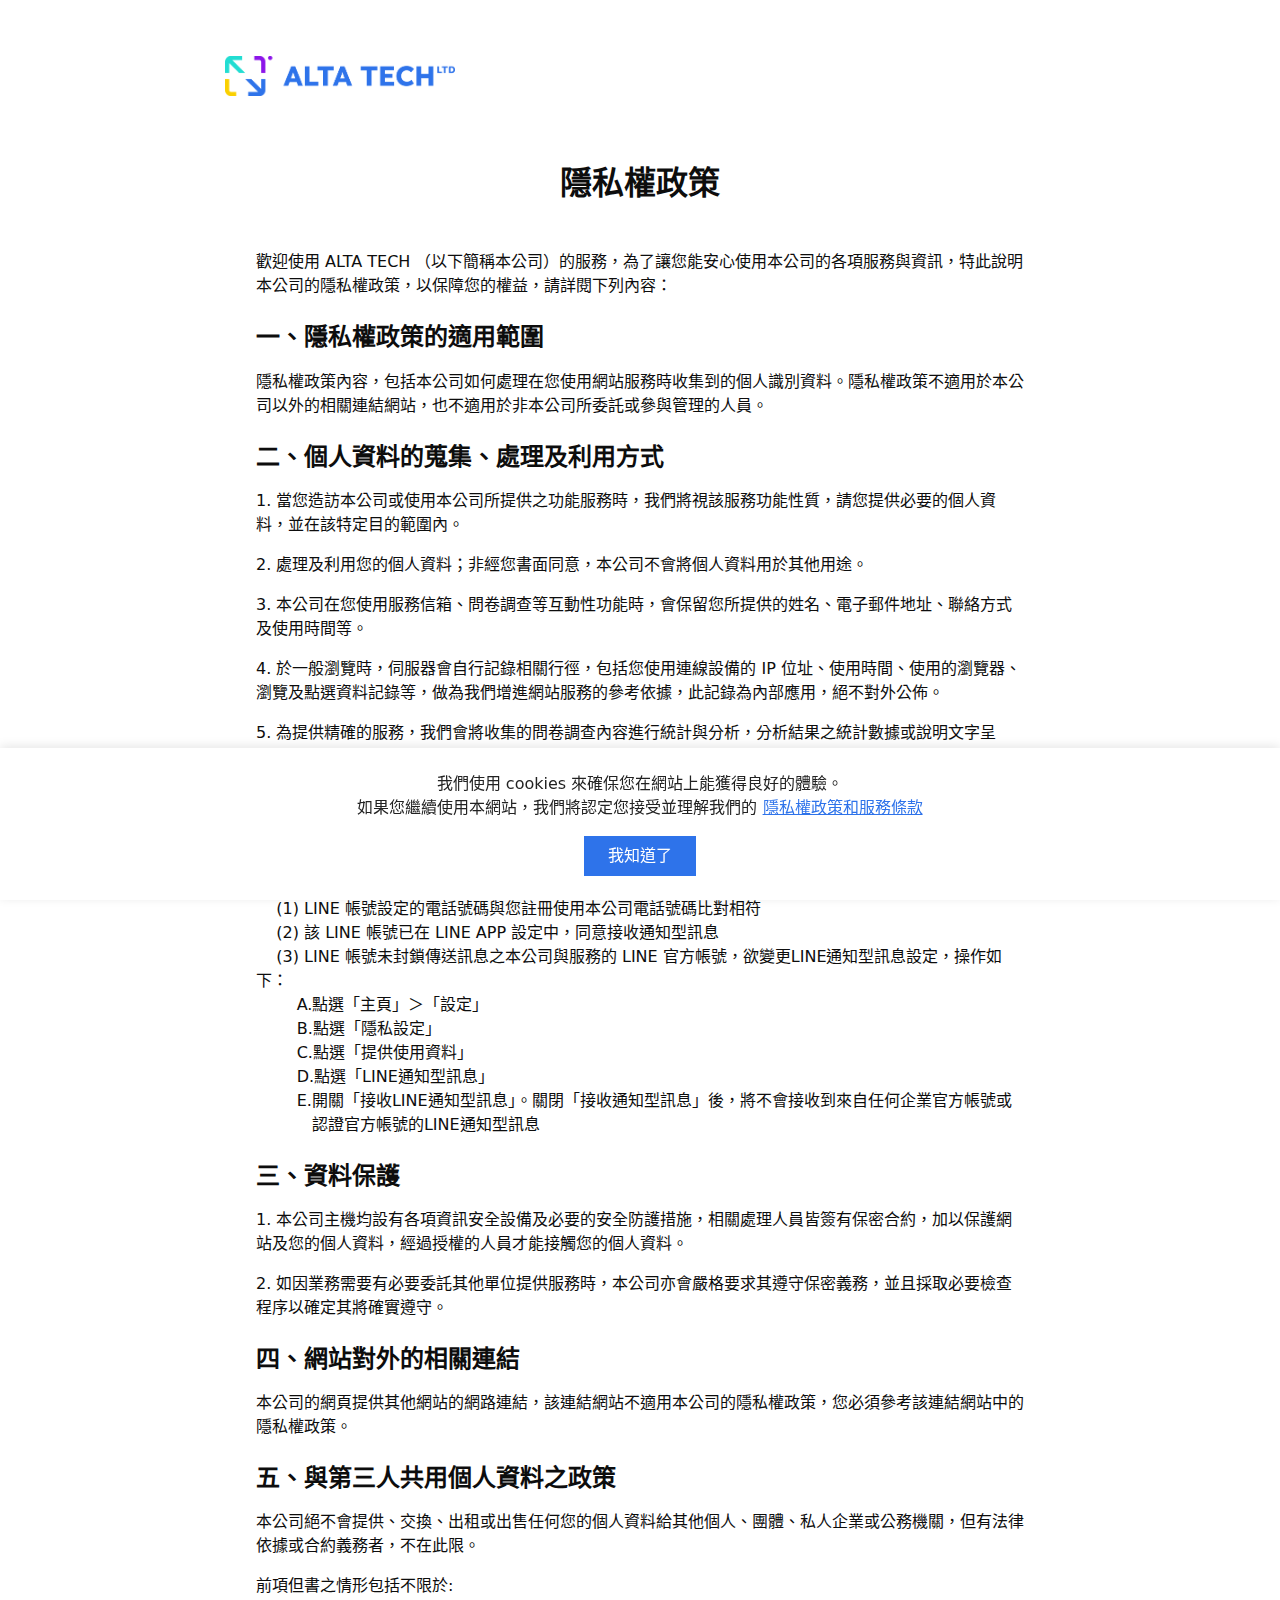
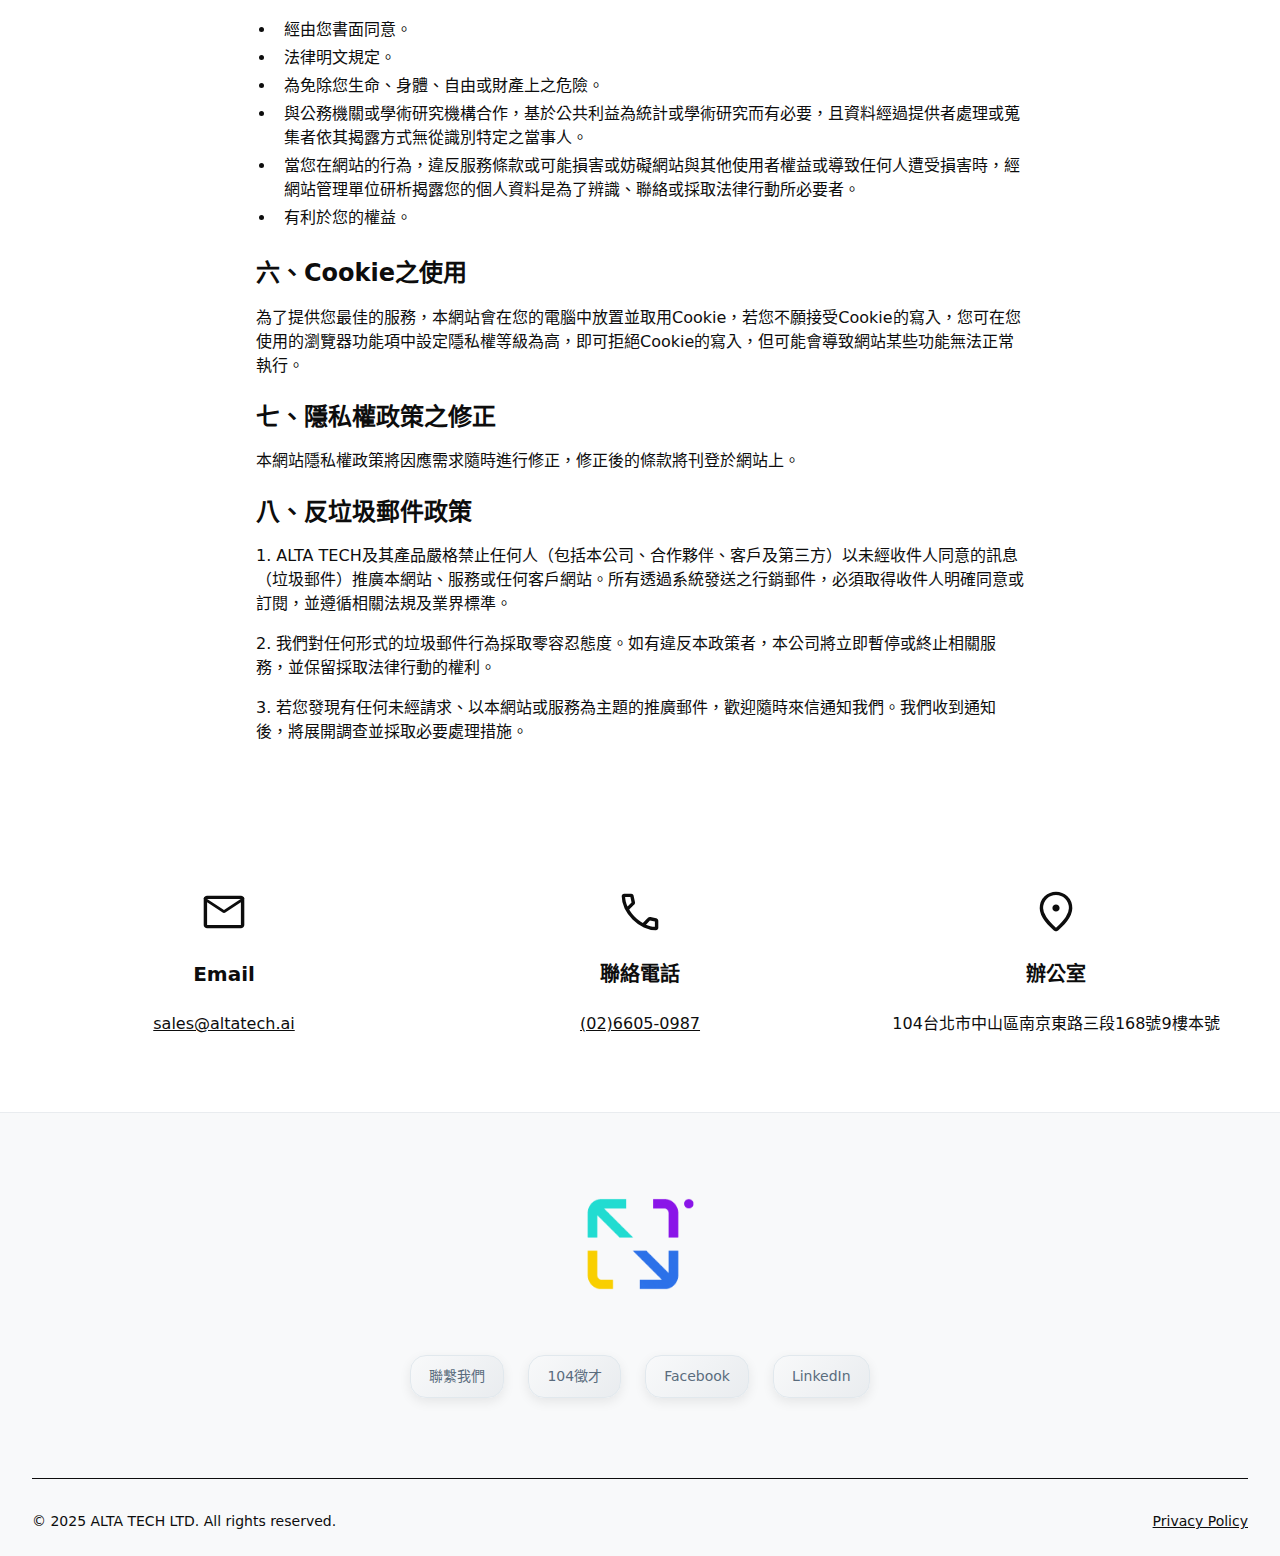
<file: privacy.html>
<!DOCTYPE html>
<html lang="zh-TW">
<head>
  <meta charset="utf-8"/>
  <title>隱私權政策 - ALTA TECH 數據驅動 智能未來</title>
  <meta content="width=device-width, initial-scale=1" name="viewport"/>
  
  <!-- SEO Meta Tags -->
  <meta name="description" content="ALTA TECH 隱私權政策 - 了解我們如何保護您的個人資料與隱私權益"/>
  <meta name="keywords" content="隱私權政策, 個人資料保護, ALTA TECH"/>
  <meta name="author" content="ALTA TECH"/>
  
  <!-- Open Graph Meta Tags -->
  <meta property="og:title" content="隱私權政策 - ALTA TECH"/>
  <meta property="og:description" content="了解我們如何保護您的個人資料與隱私權益"/>
  <meta property="og:image" content="img/about-image.png"/>
  <meta property="og:type" content="website"/>
  
  <!-- Google Tag Manager -->
  <script>(function(w,d,s,l,i){w[l]=w[l]||[];w[l].push({'gtm.start':
  new Date().getTime(),event:'gtm.js'});var f=d.getElementsByTagName(s)[0],
  j=d.createElement(s),dl=l!='dataLayer'?'&l='+l:'';j.async=true;j.src=
  'https://www.googletagmanager.com/gtm.js?id='+i+dl;f.parentNode.insertBefore(j,f);
  })(window,document,'script','dataLayer','GTM-PRTSFN96');</script>
  <!-- End Google Tag Manager -->
  
  <!-- Security Headers -->
  <meta http-equiv="Content-Security-Policy" content="default-src 'self'; script-src 'self' 'unsafe-inline' 'unsafe-eval' https://cdnjs.cloudflare.com https://www.googletagmanager.com https://www.google-analytics.com https://tagmanager.google.com https://*.googleapis.com https://*.gstatic.com https://*.alta-di.com https://front-assets.alta-di.com; style-src 'self' 'unsafe-inline' https://*.googleapis.com https://*.gstatic.com https://*.alta-di.com; img-src 'self' data: https: blob:; font-src 'self' data: https://*.googleapis.com https://*.gstatic.com https://*.alta-di.com; connect-src 'self' https://www.google-analytics.com https://www.googletagmanager.com https://tagmanager.google.com https://*.googleapis.com https://*.alta-di.com wss://*.alta-di.com; media-src 'self'; object-src 'none'; child-src https://www.googletagmanager.com https://*.alta-di.com; frame-src https://www.googletagmanager.com https://*.alta-di.com; frame-ancestors 'self'; base-uri 'self'; form-action 'self';">
  <meta http-equiv="X-Frame-Options" content="SAMEORIGIN">
  <meta http-equiv="X-Content-Type-Options" content="nosniff">
  <meta http-equiv="Referrer-Policy" content="strict-origin-when-cross-origin">
  <meta http-equiv="Permissions-Policy" content="geolocation=(), microphone=(), camera=(), payment=(), usb=(), magnetometer=(), gyroscope=(), speaker=(), vibrate=(), fullscreen=(self)">
  
  <!-- Preload important resources -->
  <link rel="preload" href="img/logo-hero.png" as="image"/>
  <link rel="preload" href="img/logo-navbar.png" as="image"/>
  
  <link href="styles.css" rel="stylesheet" type="text/css"/>
  <style>
    /* 確保圖片正常顯示 */
    img {
      opacity: 1 !important;
      visibility: visible !important;
      display: inline-block !important;
    }
    
    /* GTM 彈窗支援 */
    [id*="gtm"], [class*="gtm"], [data-gtm], .gtm-popup, .gtm-modal {
      z-index: 999999 !important;
      position: fixed !important;
      pointer-events: auto !important;
      visibility: visible !important;
      opacity: 1 !important;
      display: block !important;
    }
    
    /* 確保彈窗背景遮罩正常顯示 */
    .gtm-overlay, [class*="overlay"][id*="gtm"], [class*="backdrop"][id*="gtm"] {
      position: fixed !important;
      top: 0 !important;
      left: 0 !important;
      width: 100vw !important;
      height: 100vh !important;
      z-index: 999998 !important;
      display: block !important;
    }
    
    /* 互動效果樣式 */
    .hero-logo {
      transform: translateY(30px) scale(0.9);
      animation: heroFadeIn 1.2s ease-out forwards;
      animation-delay: 0.3s;
    }
    
    @keyframes heroFadeIn {
      to {
        opacity: 1;
        transform: translateY(0) scale(1);
      }
    }
    
    /* 滾動時導航列效果 */
    .navbar1_component {
      transition: all 0.3s cubic-bezier(0.4, 0, 0.2, 1);
      width: 100%;
      max-width: 100%;
    }
    
    .navbar1_component.scrolled {
      background-color: rgba(255, 255, 255, 0.95);
      backdrop-filter: blur(20px);
      box-shadow: 0 4px 30px rgba(0, 0, 0, 0.1);
    }
    
    .navbar1_container {
      max-width: 100%;
      display: flex;
      justify-content: flex-start;
      align-items: center;
    }
    
    .navbar1_logo {
      width: 230px;
      max-width: none;
    }
    
    /* 桌面版導航 */
    .desktop-nav {
      display: flex;
      align-items: center;
    }
    
    .desktop-nav .navbar1_link.w-nav-link {
      white-space: nowrap;
    }
    
    .mobile-nav {
      display: none;
    }
    
    .navbar1_menu-buttons {
      margin-left: 1rem;
    }
    
    /* 中型平板/小筆電版導航 */
    @media screen and (max-width: 986px) {
      .desktop-nav {
        display: none;
      }
      
      .navbar1_container {
        padding: 0 15px;
        justify-content: space-between;
        align-items: center;
        display: flex;
        width: 100%;
        box-sizing: border-box;
      }
      
      .mobile-nav {
        display: block;
        margin-left: auto;
        margin-right: 15px;
        flex-shrink: 0;
        max-width: calc(100% - 380px);
      }
      
      .mobile-nav .navbar1_link {
        color: #4d65ff;
        text-decoration: none;
        font-weight: 500;
        padding: 8px 16px;
        border: 1px solid #4d65ff;
        border-radius: 4px;
        transition: all 0.3s ease;
        white-space: nowrap;
        font-size: 16px;
        display: inline-block;
        min-width: 70px;
        max-width: 100%;
        overflow: hidden;
        text-overflow: ellipsis;
        box-sizing: border-box;
        writing-mode: horizontal-tb;
        text-orientation: mixed;
      }
      
      .mobile-nav .navbar1_link:hover {
        background-color: #4d65ff;
        color: white;
      }
      
      /* Logo 響應式調整 */
      .navbar1_logo {
        max-width: 345px;
        height: auto;
        flex-shrink: 0;
      }
    }
    
    /* 手機裝置優化 */
    @media screen and (max-width: 480px) {
      .navbar1_container {
        padding: 0 10px;
      }
      
      .mobile-nav {
        margin-right: 8px;
        max-width: calc(100% - 200px);
      }
      
      .mobile-nav .navbar1_link {
        padding: 6px 10px;
        font-size: 13px;
      }
      
      .navbar1_logo {
        max-width: 180px;
        min-width: 150px;
      }
      
      /* 確保導航容器不超出螢幕 */
      .navbar1_component {
        overflow: hidden;
        max-width: 100%;
        width: 100%;
      }
    }
    
    /* 極小螢幕優化 */
    @media screen and (max-width: 360px) {
      .navbar1_container {
        padding: 0 8px;
        max-width: 100%;
      }
      
      .mobile-nav {
        margin-right: 5px;
        max-width: calc(100% - 170px);
      }
      
      .mobile-nav .navbar1_link {
        padding: 5px 8px;
        font-size: 12px;
      }
      
      .navbar1_logo {
        max-width: 150px;
      }
    }
    
    @media (max-width: 1024px) and (min-width: 768px) {
      /* iPad 版本保持不變 */
      .navbar1_logo {
        width: 230px;
        max-width: 90vw;
      }
    }
    @media (max-width: 767px) {
      /* 手機版本保持不變 */
      .navbar1_logo {
        width: 96vw;
        max-width: 230px;
      }
    }
      
    /* 整體手機版面優化 */
    .container-large {
      padding-left: 1rem;
      padding-right: 1rem;
    }
    
    .padding-global {
      padding-left: 1rem;
      padding-right: 1rem;
    }
    
    /* 字級設定 - H1 32px, H2 28px, H3 24px, H4 20px, P 16px */
    h1, .heading-style-h1 {
      font-size: 32px !important;
      line-height: 1.2 !important;
    }
    
    h2, .heading-style-h2 {
      font-size: 32px !important;
      line-height: 1.3 !important;
    }
    
    h3, .heading-style-h3 {
      font-size: 24px !important;
      line-height: 1.3 !important;
    }
    
    h4, .heading-style-h4 {
      font-size: 20px !important;
      line-height: 1.4 !important;
    }
    
    p {
      font-size: 16px !important;
      line-height: 1.5 !important;
    }
    
    /* 文字大小調整 */
    .text-size-large {
      font-size: 18px !important;
      line-height: 1.5 !important;
    }
    
    .text-size-medium {
      font-size: 16px !important;
      line-height: 1.5 !important;
    }
    
    /* 手機版響應式調整 */
    @media (max-width: 768px) {
      h1, .heading-style-h1 {
        font-size: 24px !important;
      }
      
      h2, .heading-style-h2 {
        font-size: 24px !important;
      }
      
      h3, .heading-style-h3 {
        font-size: 18px !important;
      }
      
      h4, .heading-style-h4 {
        font-size: 16px !important;
      }
      
      p {
        font-size: 14px !important;
      }
      
      /* 按鈕響應式調整 */
      .button, .w-button {
        padding: 10px 20px !important;
        font-size: 14px !important;
        border-radius: 16px !important;
      }

      .button.is-small, .w-button.is-small {
        padding: 6px 12px !important;
        font-size: 12px !important;
        border-radius: 12px !important;
      }

      .submit-button {
        padding: 12px 24px !important;
        font-size: 14px !important;
      }

      .footer7_link {
        padding: 8px 14px !important;
        font-size: 12px !important;
        border-radius: 12px !important;
      }

      /* Mission/Vision/Values 卡片手機版調整 */
      .home_features-list_item {
        padding: 24px 16px !important;
        border-radius: 20px !important;
      }

      .home_features-list_item-icon-wrapper {
        padding: 12px !important;
        border-radius: 16px !important;
      }
    }
    
    /* 確保圖片不超出容器 */
    img {
      max-width: 100% !important;
      height: auto !important;
    }
    
    /* 防止水平滾動和重複滾動條 */
    html {
      overflow-x: hidden;
      scroll-behavior: smooth;
    }
    
    body {
      overflow-x: hidden;
      max-width: 100%;
    }
    
    .page-wrapper {
      overflow-x: hidden;
      max-width: 100%;
      width: 100%;
      opacity: 1;
      animation: pageLoad 0.8s ease-out forwards;
    }
    
    @keyframes pageLoad {
      to {
        opacity: 1;
      }
    }

    /* Mission/Vision/Values 圓角卡片樣式 */
    .home_features-list_item {
      background: #ffffff;
      border-radius: 24px;
      padding: 32px 24px;
      box-shadow: 0 8px 30px rgba(0,0,0,0.12);
      border: 1px solid #e1e8ed;
      transition: all 0.4s cubic-bezier(0.175, 0.885, 0.32, 1.275);
      cursor: pointer;
      position: relative;
      overflow: hidden;
      margin-bottom: 2rem !important;
    }
    
    .home_features-list_item:hover {
      transform: translateY(-8px) scale(1.03);
      box-shadow: 0 16px 50px rgba(0,0,0,0.15);
    }

    /* 為每張卡片添加不同的頂部顏色條 */
    .home_features-list_item::before {
      content: '';
      position: absolute;
      top: 0;
      left: 0;
      right: 0;
      height: 4px;
      border-radius: 24px 24px 0 0;
    }

    .home_features-list_item:nth-child(1)::before {
      background: linear-gradient(90deg, #2E73EA, #1e5bb8);
    }

    .home_features-list_item:nth-child(2)::before {
      background: linear-gradient(90deg, #3cc1c0, #20b2aa);
    }

    .home_features-list_item:nth-child(3)::before {
      background: linear-gradient(90deg, #fed105, #ffa500);
    }

    /* 圖標容器樣式優化 */
    .home_features-list_item-icon-wrapper {
      background: linear-gradient(135deg, #f8f9fa, #e9ecef);
      border-radius: 20px;
      padding: 16px;
      display: inline-flex;
      align-items: center;
      justify-content: center;
      box-shadow: 0 6px 20px rgba(0,0,0,0.08);
      transition: all 0.3s ease;
    }

    .home_features-list_item:hover .home_features-list_item-icon-wrapper {
      transform: scale(1.1) rotate(-5deg);
      box-shadow: 0 8px 25px rgba(0,0,0,0.12);
    }
    
    /* 頁面載入直接觸發的淡入動畫 */
    .fade-in-element {
      opacity: 1;
      transform: translateY(0);
      animation: fadeInUp 0.8s cubic-bezier(0.4, 0, 0.2, 1) forwards;
    }
    
    @keyframes fadeInUp {
      0% {
        opacity: 0;
        transform: translateY(40px);
      }
      100% {
        opacity: 1;
        transform: translateY(0);
      }
    }
    
    /* 按鈕動畫效果 */
    .button {
      transition: all 0.3s cubic-bezier(0.4, 0, 0.2, 1);
      position: relative;
      overflow: hidden;
    }
    
    .button::before {
      content: '';
      position: absolute;
      top: 0;
      left: -100%;
      width: 100%;
      height: 100%;
      background: linear-gradient(90deg, transparent, rgba(255, 255, 255, 0.2), transparent);
      transition: left 0.5s cubic-bezier(0.4, 0, 0.2, 1);
    }
    
    .button:hover {
      transform: translateY(-2px);
      box-shadow: 0 8px 25px rgba(0, 0, 0, 0.15);
    }
    
    .button:hover::before {
      left: 100%;
    }
    
    .button:active {
      transform: translateY(0);
      transition-duration: 0.1s;
    }
    
    /* 表單動畫效果 */
    .form input, .form textarea {
      transition: all 0.3s cubic-bezier(0.4, 0, 0.2, 1);
      border: 2px solid transparent;
    }
    
    .form input:focus, .form textarea:focus {
      transform: translateY(-2px);
      box-shadow: 0 8px 25px rgba(0, 0, 0, 0.1);
      border-color: #007bff;
    }
    
    /* 表單提交按鈕特殊樣式 */
    .submit-button {
      background: linear-gradient(135deg, #2E73EA, #1e5bb8) !important;
      color: white !important;
      border-radius: 20px !important;
      padding: 14px 28px !important;
      font-weight: 600 !important;
      font-size: 16px !important;
      border: none !important;
      box-shadow: 0 8px 25px rgba(46, 115, 234, 0.3) !important;
      transition: all 0.3s cubic-bezier(0.175, 0.885, 0.32, 1.275) !important;
      position: relative !important;
      overflow: hidden !important;
    }
    
    .submit-button:hover {
      transform: translateY(-3px) scale(1.02) !important;
      box-shadow: 0 12px 35px rgba(46, 115, 234, 0.4) !important;
    }
    
    .submit-button.loading {
      opacity: 0.7;
      pointer-events: none;
    }

    /* 提交按鈕光澤效果 */
    .submit-button::before {
      content: '';
      position: absolute;
      top: -50%;
      left: -50%;
      width: 200%;
      height: 200%;
      background: linear-gradient(45deg, transparent, rgba(255,255,255,0.2), transparent);
      transform: translateX(-100%) translateY(-100%) rotate(45deg);
      transition: transform 0.6s ease;
    }

    .submit-button:hover::before {
      transform: translateX(100%) translateY(100%) rotate(45deg);
    }

    /* Footer 鏈接按鈕樣式 */
    .footer7_link {
      background: linear-gradient(135deg, #f8f9fa, #e9ecef) !important;
      color: #5a6c7d !important;
      border-radius: 16px !important;
      padding: 10px 18px !important;
      font-weight: 500 !important;
      font-size: 14px !important;
      text-decoration: none !important;
      display: inline-flex !important;
      align-items: center !important;
      justify-content: center !important;
      transition: all 0.3s cubic-bezier(0.175, 0.885, 0.32, 1.275) !important;
      border: 1px solid #e1e8ed !important;
      box-shadow: 0 4px 12px rgba(0,0,0,0.08) !important;
    }

    .footer7_link:hover {
      transform: translateY(-2px) scale(1.02) !important;
      background: linear-gradient(135deg, #2E73EA, #1e5bb8) !important;
      color: white !important;
      box-shadow: 0 8px 20px rgba(46, 115, 234, 0.3) !important;
    }

    /* 導覽列按鈕樣式統一 */
    .navbar1_menu-buttons .button, .navbar1_menu-buttons .w-button {
      white-space: nowrap !important;
      min-width: fit-content !important;
    }

    /* 確保所有按鈕都有一致的基礎樣式 */
    input[type="submit"], button[type="submit"], .w-button[type="submit"] {
      background: linear-gradient(135deg, #2E73EA, #1e5bb8) !important;
      color: white !important;
      border-radius: 20px !important;
      padding: 14px 28px !important;
      font-weight: 600 !important;
      font-size: 16px !important;
      border: none !important;
      box-shadow: 0 8px 25px rgba(46, 115, 234, 0.3) !important;
      transition: all 0.3s cubic-bezier(0.175, 0.885, 0.32, 1.275) !important;
      cursor: pointer !important;
    }

    input[type="submit"]:hover, button[type="submit"]:hover, .w-button[type="submit"]:hover {
      transform: translateY(-3px) scale(1.02) !important;
      box-shadow: 0 12px 35px rgba(46, 115, 234, 0.4) !important;
    }
    
    /* 成功和錯誤訊息動畫 */
    .w-form-done, .w-form-fail {
      transition: all 0.3s cubic-bezier(0.4, 0, 0.2, 1);
      transform: translateY(20px);
      opacity: 0;
    }
    
    .w-form-done.show, .w-form-fail.show {
      transform: translateY(0);
      opacity: 1;
    }
    
    /* 聯絡資訊卡片hover效果 */
    .home_contact_item {
      transition: transform 0.3s cubic-bezier(0.4, 0, 0.2, 1);
      border-radius: 12px;
      padding: 1.5rem;
    }
    
    .home_contact_item:hover {
      transform: translateY(-5px);
      background-color: rgba(0, 0, 0, 0.02);
      box-shadow: 0 10px 30px rgba(0, 0, 0, 0.1);
    }
    
    /* 觸控裝置優化 */
    .touch-device .home_features-list_item:hover {
      transform: none;
      box-shadow: none;
    }
    
    .touch-device .button:hover {
      transform: none;
    }
    
    /* 響應式調整 */
    @media (max-width: 768px) {
      .home_features-list_item:hover {
        transform: translateY(-5px) scale(1.01);
      }
      
      .button:hover {
        transform: translateY(-1px);
      }
      
      .fade-in-element {
        transform: translateY(20px);
      }
    }
    
    @media (prefers-reduced-motion: reduce) {
      * {
        animation-duration: 0.01ms !important;
        animation-iteration-count: 1 !important;
        transition-duration: 0.01ms !important;
      }
      
      .hero-logo {
        animation: none !important;
        opacity: 1 !important;
        transform: none !important;
      }
      
      .fade-in-element {
        opacity: 1 !important;
        transform: none !important;
      }
      
      .page-wrapper {
        opacity: 1 !important;
      }
    }
    
    /* 新的 3D 圓角按鈕系統 - 參考卡片風格 */
    .button, .w-button {
      border-radius: 20px !important;
      padding: 12px 24px !important;
      font-weight: 600 !important;
      font-size: 16px !important;
      line-height: 1.4 !important;
      text-decoration: none !important;
      display: inline-flex !important;
      align-items: center !important;
      justify-content: center !important;
      transition: all 0.3s cubic-bezier(0.175, 0.885, 0.32, 1.275) !important;
      cursor: pointer !important;
      border: none !important;
      position: relative !important;
      overflow: hidden !important;
      box-shadow: 0 8px 25px rgba(0,0,0,0.15) !important;
    }

    /* 主要按鈕 - 藍色主題 */
    .button:not(.is-secondary):not(.is-link), .w-button:not(.is-secondary):not(.is-link) {
      background: linear-gradient(135deg, #2E73EA, #1e5bb8) !important;
      color: white !important;
      box-shadow: 0 8px 25px rgba(46, 115, 234, 0.3) !important;
    }

    .button:not(.is-secondary):not(.is-link):hover, .w-button:not(.is-secondary):not(.is-link):hover {
      transform: translateY(-3px) scale(1.02) !important;
      box-shadow: 0 12px 35px rgba(46, 115, 234, 0.4) !important;
    }

    /* 次要按鈕 - 白色背景 */
    .button.is-secondary, .w-button.is-secondary {
      background: linear-gradient(135deg, #ffffff, #f8f9fa) !important;
      color: #2E73EA !important;
      border: 2px solid #2E73EA !important;
      box-shadow: 0 6px 20px rgba(46, 115, 234, 0.15) !important;
    }

    .button.is-secondary:hover, .w-button.is-secondary:hover {
      transform: translateY(-3px) scale(1.02) !important;
      background: linear-gradient(135deg, #2E73EA, #1e5bb8) !important;
      color: white !important;
      box-shadow: 0 12px 35px rgba(46, 115, 234, 0.4) !important;
    }

    /* 鏈接按鈕 - 簡潔風格 */
    .button.is-link, .w-button.is-link {
      background: transparent !important;
      color: #2E73EA !important;
      box-shadow: none !important;
      border: 2px solid transparent !important;
      padding: 8px 16px !important;
    }

    .button.is-link:hover, .w-button.is-link:hover {
      background: rgba(46, 115, 234, 0.1) !important;
      border-radius: 16px !important;
      transform: translateY(-2px) !important;
    }

    /* 小型按鈕 */
    .button.is-small, .w-button.is-small {
      padding: 8px 16px !important;
      font-size: 14px !important;
      border-radius: 16px !important;
    }

    /* 按鈕光澤效果 */
    .button::before, .w-button::before {
      content: '' !important;
      position: absolute !important;
      top: -50% !important;
      left: -50% !important;
      width: 200% !important;
      height: 200% !important;
      background: linear-gradient(45deg, transparent, rgba(255,255,255,0.2), transparent) !important;
      transform: translateX(-100%) translateY(-100%) rotate(45deg) !important;
      transition: transform 0.6s ease !important;
    }

    .button:hover::before, .w-button:hover::before {
      transform: translateX(100%) translateY(100%) rotate(45deg) !important;
    }
  </style>
  <script type="text/javascript" data-legitimate="true">
    !function(o,c){
      var n=c.documentElement,t=" w-mod-";
      n.className+=t+"js";
      ("ontouchstart"in o||o.DocumentTouch&&c instanceof DocumentTouch)&&(n.className+=t+"touch")
    }(window,document);
  </script>
  <link href="img/favicon-32.png" rel="shortcut icon" type="image/x-icon"/>
  <link href="img/favicon-256.png" rel="apple-touch-icon"/>
  
  <!-- Security Protection Script -->
  <script type="text/javascript" data-legitimate="true">
    (function() {
      'use strict';
      
      // 防盜鏈檢查 - Anti-Hotlinking Protection
      function checkReferrer() {
        const allowedDomains = [
          'localhost',
          '127.0.0.1',
          'sarah-demo.github.io'  // GitHub Pages 域名
          // 移除 'github.io' 以提高安全性
        ];
        
        if (document.referrer && document.referrer !== '') {
          const referrerDomain = new URL(document.referrer).hostname;
          const currentDomain = window.location.hostname;
          
          // 如果不是從允許的域名或直接訪問
          if (referrerDomain !== currentDomain && 
              !allowedDomains.some(domain => referrerDomain.includes(domain))) {
            console.warn('Unauthorized access detected from:', referrerDomain);
            // 可選：重定向到首頁或顯示警告
            // window.location.replace('https://your-official-domain.github.io');
          }
        }
      }
      
      // 控制台保護 - Console Protection
      function protectConsole() {
        const originalLog = console.log;
        const originalError = console.error;
        const originalWarn = console.warn;
        
        // 檢測開發者工具
        let devtools = false;
        setInterval(function() {
          if (window.outerHeight - window.innerHeight > 200 || 
              window.outerWidth - window.innerWidth > 200) {
            if (!devtools) {
              devtools = true;
              console.clear();
              console.log('%c⚠️ 警告 Warning', 'color: red; font-size: 20px; font-weight: bold;');
              console.log('%c此為瀏覽器功能，供開發者使用。請勿在此處輸入或貼上任何代碼。', 'color: red; font-size: 14px;');
              console.log('%cThis is a browser feature intended for developers. Do not enter or paste any code here.', 'color: red; font-size: 14px;');
            }
          } else {
            devtools = false;
          }
        }, 500);
      }
      
      // 頁面載入時執行安全檢查
      document.addEventListener('DOMContentLoaded', function() {
        checkReferrer();
        protectConsole();
        
        // 右鍵功能已開啟
        
        document.addEventListener('keydown', function(e) {
          // 禁用 F12, Ctrl+Shift+I, Ctrl+U, Ctrl+S 等
          if (e.key === 'F12' || 
              (e.ctrlKey && e.shiftKey && e.key === 'I') ||
              (e.ctrlKey && e.key === 'u') ||
              (e.ctrlKey && e.key === 's')) {
            e.preventDefault();
            return false;
          }
        });
        
        // 防止選取文字
        document.addEventListener('selectstart', function(e) {
          e.preventDefault();
          return false;
        });
      });
      
      // 監控 DOM 變化以防篡改
      const observer = new MutationObserver(function(mutations) {
        mutations.forEach(function(mutation) {
          mutation.addedNodes.forEach(function(node) {
            if (node.nodeType === Node.ELEMENT_NODE) {
              if (node.tagName === 'SCRIPT' && !node.hasAttribute('data-legitimate')) {
                // 允許 Live Chat 腳本
                const src = node.src || '';
                const isAllowedScript = src.includes('achat.alta-di.com') ||
                                       node.innerHTML.includes('achat');
                
                if (!isAllowedScript) {
                  console.warn('Unauthorized script injection detected:', node);
                  node.remove();
                }
              }
            }
          });
        });
      });
      
      observer.observe(document.documentElement, {
        childList: true,
        subtree: true
      });
      
    })();
  </script>
  
  <!-- Live Chat Integration -->
  <script src="https://achat.alta-di.com/initQuickChat.js?platform=others&accessId=5306413e-e877-4f60-8686-45cd9002484e&oemFlag=OEM" async data-legitimate></script>
</head>
<body>
  <!-- Google Tag Manager (noscript) -->
  <noscript><iframe src="https://www.googletagmanager.com/ns.html?id=GTM-PRTSFN96"
  height="0" width="0" style="display:none;visibility:hidden"></iframe></noscript>
  <!-- End Google Tag Manager (noscript) -->
  <div class="page-wrapper">
    <div class="global-styles"></div>
    <div class="div-block-6"></div>
    <div class="navbar1_component" role="banner">
      <div class="navbar1_container">
        <a href="index.html" class="navbar1_logo-link">
          <img width="230" sizes="(max-width: 479px) 96vw, 230px" alt="AltaTech 公司標誌" src="img/logo-navbar.png" loading="lazy" class="navbar1_logo"/>
        </a>
        <div class="div-block-10"></div>
      </div>
    </div>
    
    <main class="main-wrapper">
      <section class="section_home_hero-header">
        <div class="padding-global">
          <div class="container-large">
            <div class="padding-section-large">
              <div class="max-width-large align-center">
                <div class="text-align-center">
                  <div class="margin-bottom margin-large">
                    <h1 class="heading-style-h1">隱私權政策</h1>
                  </div>
                </div>
                
                <div class="text-rich-text w-richtext">
                  <p>歡迎使用 ALTA TECH （以下簡稱本公司）的服務，為了讓您能安心使用本公司的各項服務與資訊，特此說明本公司的隱私權政策，以保障您的權益，請詳閱下列內容：</p>
                  
                  <h3>一、隱私權政策的適用範圍</h3>
                  <p>隱私權政策內容，包括本公司如何處理在您使用網站服務時收集到的個人識別資料。隱私權政策不適用於本公司以外的相關連結網站，也不適用於非本公司所委託或參與管理的人員。</p>
                  
                  <h3>二、個人資料的蒐集、處理及利用方式</h3>
                  <p>1. 當您造訪本公司或使用本公司所提供之功能服務時，我們將視該服務功能性質，請您提供必要的個人資料，並在該特定目的範圍內。</p>
                  <p>2. 處理及利用您的個人資料；非經您書面同意，本公司不會將個人資料用於其他用途。</p>
                  <p>3. 本公司在您使用服務信箱、問卷調查等互動性功能時，會保留您所提供的姓名、電子郵件地址、聯絡方式及使用時間等。</p>
                  <p>4. 於一般瀏覽時，伺服器會自行記錄相關行徑，包括您使用連線設備的 IP 位址、使用時間、使用的瀏覽器、瀏覽及點選資料記錄等，做為我們增進網站服務的參考依據，此記錄為內部應用，絕不對外公佈。</p>
                  <p>5. 為提供精確的服務，我們會將收集的問卷調查內容進行統計與分析，分析結果之統計數據或說明文字呈現，除供內部研究外，我們會視需要公佈統計數據及說明文字，但不涉及特定個人之資料。</p>
                  <p>6.您可以隨時向我們提出請求，以更正或刪除本公司所蒐集您錯誤或不完整的個人資料。</p>
                  <p>7.本公司可能以 LINE 通知型訊息傳送重要訊息給您。即使未加入本公司 LINE 好友，您仍可接收到本公司傳送之 LINE 通知型訊息。本公司傳送之 LINE 通知型訊息以對您有效且重要訊息為限，以廣告或其他目的的訊息皆不會被傳送。滿足以下三個條件者，將可收到 LINE 通知型訊息：<br/>
                  &nbsp;&nbsp;&nbsp;&nbsp;(1) LINE 帳號設定的電話號碼與您註冊使用本公司電話號碼比對相符<br/>
                  &nbsp;&nbsp;&nbsp;&nbsp;(2) 該 LINE 帳號已在 LINE APP 設定中，同意接收通知型訊息<br/>
                  &nbsp;&nbsp;&nbsp;&nbsp;(3) LINE 帳號未封鎖傳送訊息之本公司與服務的 LINE 官方帳號，欲變更LINE通知型訊息設定，操作如下：<br/>
                  &nbsp;&nbsp;&nbsp;&nbsp;&nbsp;&nbsp;&nbsp;&nbsp;A.點選「主頁」＞「設定」<br/>
                  &nbsp;&nbsp;&nbsp;&nbsp;&nbsp;&nbsp;&nbsp;&nbsp;B.點選「隱私設定」<br/>
                  &nbsp;&nbsp;&nbsp;&nbsp;&nbsp;&nbsp;&nbsp;&nbsp;C.點選「提供使用資料」<br/>
                  &nbsp;&nbsp;&nbsp;&nbsp;&nbsp;&nbsp;&nbsp;&nbsp;D.點選「LINE通知型訊息」<br/>
                  &nbsp;&nbsp;&nbsp;&nbsp;&nbsp;&nbsp;&nbsp;&nbsp;E.開關「接收LINE通知型訊息」。關閉「接收通知型訊息」後，將不會接收到來自任何企業官方帳號或<br/>
                  &nbsp;&nbsp;&nbsp;&nbsp;&nbsp;&nbsp;&nbsp;&nbsp;&nbsp;&nbsp;&nbsp;認證官方帳號的LINE通知型訊息</p>
                  
                  <h3>三、資料保護</h3>
                  <p>1. 本公司主機均設有各項資訊安全設備及必要的安全防護措施，相關處理人員皆簽有保密合約，加以保護網站及您的個人資料，經過授權的人員才能接觸您的個人資料。</p>
                  <p>2. 如因業務需要有必要委託其他單位提供服務時，本公司亦會嚴格要求其遵守保密義務，並且採取必要檢查程序以確定其將確實遵守。</p>
                  
                  <h3>四、網站對外的相關連結</h3>
                  <p>本公司的網頁提供其他網站的網路連結，該連結網站不適用本公司的隱私權政策，您必須參考該連結網站中的隱私權政策。</p>
                  
                  <h3>五、與第三人共用個人資料之政策</h3>
                  <p>本公司絕不會提供、交換、出租或出售任何您的個人資料給其他個人、團體、私人企業或公務機關，但有法律依據或合約義務者，不在此限。</p> 
                   <p>前項但書之情形包括不限於:</p>
                  <ul>
                    <li>經由您書面同意。</li>
                    <li>法律明文規定。</li>
                    <li>為免除您生命、身體、自由或財產上之危險。</li>
                    <li>與公務機關或學術研究機構合作，基於公共利益為統計或學術研究而有必要，且資料經過提供者處理或蒐集者依其揭露方式無從識別特定之當事人。</li>
                    <li>當您在網站的行為，違反服務條款或可能損害或妨礙網站與其他使用者權益或導致任何人遭受損害時，經網站管理單位研析揭露您的個人資料是為了辨識、聯絡或採取法律行動所必要者。</li>
                    <li>有利於您的權益。</li>
                  </ul>
                  
                  <h3>六、Cookie之使用</h3>
                  <p>為了提供您最佳的服務，本網站會在您的電腦中放置並取用Cookie，若您不願接受Cookie的寫入，您可在您使用的瀏覽器功能項中設定隱私權等級為高，即可拒絕Cookie的寫入，但可能會導致網站某些功能無法正常執行。</p>
                  
                  <h3>七、隱私權政策之修正</h3>
                  <p>本網站隱私權政策將因應需求隨時進行修正，修正後的條款將刊登於網站上。</p>
                  
                  <h3>八、反垃圾郵件政策</h3>
                  <p>1. ALTA TECH及其產品嚴格禁止任何人（包括本公司、合作夥伴、客戶及第三方）以未經收件人同意的訊息（垃圾郵件）推廣本網站、服務或任何客戶網站。所有透過系統發送之行銷郵件，必須取得收件人明確同意或訂閱，並遵循相關法規及業界標準。</p>
                  <p>2. 我們對任何形式的垃圾郵件行為採取零容忍態度。如有違反本政策者，本公司將立即暫停或終止相關服務，並保留採取法律行動的權利。</p>
                  <p>3. 若您發現有任何未經請求、以本網站或服務為主題的推廣郵件，歡迎隨時來信通知我們。我們收到通知後，將展開調查並採取必要處理措施。</p>
                </div>
              </div>
            </div>
          </div>
        </div>
      </section>

      <div class="div-block-5" style="display: none;">
        <div class="div-block-4">
          <div class="div-block-6"></div>
          <h3 class="heading-style-h3">與我們聯繫</h3>
          <div class="div-block-6"></div>
          <div class="div-block-7"></div>
          <div class="form-block w-form" id="hs-form">
            <form id="contact-form" name="contact-form" data-name="Contact Form" method="post" class="form" data-wf-page-id="68b1051c30c9b8590a76b617" data-wf-element-id="a6b4740d-599e-b311-52d7-669628b2c0cc">
              <label for="name"><strong class="bold-text-2">怎麼稱呼您？</strong></label>
              <input class="form_field-label w-input" maxlength="256" name="name" data-name="Name" placeholder="請輸入您的姓名" type="text" id="name" required/>
              
              <div class="div-block-7"></div>
              <label for="phone"><strong class="bold-text-3">電話號碼</strong></label>
              <input class="w-input" maxlength="256" name="phone" data-name="Phone" placeholder="請輸入您的聯絡電話" type="tel" id="phone" required/>
              
              <div class="div-block-7"></div>
              <label for="email" class="field-label">Email</label>
              <input class="w-input" maxlength="256" name="email" data-name="Email" placeholder="請輸入您的電子郵件" type="email" id="email" required/>
              
              <div class="div-block-7"></div>
              <label for="message" class="field-label"><strong>我們可以如何協助您？</strong></label>
              <textarea placeholder="請留下您的需求，將會有專人與您聯繫" maxlength="5000" id="message" name="message" data-name="Message" class="w-input" required></textarea>
              
              <div class="div-block-7"></div>
              <input type="submit" data-wait="提交中..." class="submit-button w-button" value="提交表單"/>
              <div class="div-block-7"></div>
            </form>
            
            <div class="w-form-done">
              <div>謝謝您！我們已收到您的訊息，將盡快與您聯繫。</div>
            </div>
            <div class="w-form-fail">
              <div>抱歉！提交表單時發生錯誤，請重新嘗試或直接聯繫我們。</div>
            </div>
          </div>
          <div class="div-block-9"></div>
        </div>
      </div>

      <section id="contact" class="section_home_contact">
        <div class="padding-global">
          <div class="container-large">
            <div class="padding-section-large">
              <div class="home_contact_component">
                <div class="w-layout-grid home_contact_grid-list">
                  
                  <div id="w-node-d3b25dff-1ec2-964e-3574-e831ff207065-0a76b617" class="home_contact_item">
                    <div class="margin-bottom margin-small">
                      <div class="home_contact_icon-wrapper">
                        <div class="icon-embed-medium w-embed">
                          <svg xmlns="http://www.w3.org/2000/svg" width="100%" height="100%" viewBox="0 0 24 24" fill="none" preserveAspectRatio="xMidYMid meet" aria-hidden="true" role="img">
                            <path d="M3.05359 5.74219V18.9463H20.9462V6.13867L20.1708 6.64844L12.2147 11.8867C12.1544 11.9184 12.102 11.944 12.0565 11.9619C12.0534 11.9629 12.0366 11.9678 11.9999 11.9678C11.9626 11.9678 11.946 11.9628 11.9432 11.9619C11.8975 11.9439 11.8448 11.9186 11.7841 11.8867L4.05359 6.7959V6.39648L11.7264 11.4219L11.9999 11.6016L12.2733 11.4229L20.62 5.97266L21.6307 5.31152C21.6464 5.38933 21.6551 5.46973 21.6552 5.55371V18.4463C21.6552 18.7675 21.5429 19.041 21.2938 19.2891C21.0449 19.5371 20.7701 19.6494 20.4462 19.6494H3.55359C3.23187 19.6494 2.95869 19.5371 2.71082 19.2891L2.6239 19.1953C2.43623 18.9725 2.35046 18.7279 2.35046 18.4463V5.55371C2.35048 5.46519 2.35953 5.38047 2.37683 5.29883L3.05359 5.74219ZM3.55359 4.34473H20.4462C20.7696 4.34473 21.0438 4.4579 21.2928 4.70703H21.2938C21.4035 4.81669 21.485 4.93216 21.5438 5.05371H2.46082C2.5195 4.93172 2.60127 4.81595 2.71082 4.70605H2.71179C2.95976 4.45718 3.23251 4.34476 3.55359 4.34473Z" fill="currentColor" stroke="currentColor"/>
                          </svg>
                        </div>
                      </div>
                    </div>
                    <div class="margin-bottom margin-xsmall">
                      <h4 class="heading-style-h4">Email</h4>
                    </div>
                    <div class="margin-top margin-small">
                      <a href="mailto:sales@altatech.ai">sales@altatech.ai</a>
                    </div>
                  </div>
                  
                  <div class="home_contact_item">
                    <div class="margin-bottom margin-small">
                      <div class="home_contact_icon-wrapper">
                        <div class="icon-embed-medium w-embed">
                          <svg xmlns="http://www.w3.org/2000/svg" width="100%" height="100%" viewBox="0 0 24 24" fill="none" preserveAspectRatio="xMidYMid meet" aria-hidden="true" role="img">
                            <path d="M4.11902 3.34473H7.61902C7.80275 3.34474 7.93038 3.39945 8.03503 3.49805C8.12854 3.58614 8.20705 3.70059 8.2655 3.85156L8.31726 4.01465L8.9823 7.02832C9.01497 7.26011 9.00744 7.44511 8.97253 7.5918C8.94139 7.72276 8.8796 7.83104 8.78015 7.92578L8.77332 7.93164L6.25574 10.415L5.97644 10.6904L6.17664 11.0264C6.60337 11.7435 7.05685 12.416 7.53699 13.042C8.01981 13.6715 8.55599 14.2696 9.14441 14.8369C9.75779 15.4701 10.399 16.0453 11.0682 16.5605C11.7434 17.0804 12.4488 17.5353 13.1844 17.9248L13.5155 18.0996L13.7762 17.832L16.1815 15.3643L16.1913 15.3535C16.3309 15.2021 16.4775 15.111 16.6337 15.0645C16.7647 15.0256 16.8944 15.012 17.0253 15.0215L17.1571 15.0391L19.9774 15.6631C20.1431 15.7092 20.2749 15.7806 20.3817 15.875L20.4813 15.9775C20.5981 16.1186 20.6552 16.2764 20.6552 16.4707V19.8809C20.6552 20.1178 20.581 20.2895 20.4374 20.4316C20.2909 20.5766 20.1181 20.6494 19.8866 20.6494C18.0114 20.6494 16.0911 20.1991 14.1219 19.2842C12.1538 18.3698 10.3229 17.0691 8.62976 15.376C7.0427 13.7889 5.79967 12.0798 4.89539 10.249L4.71863 9.88086C3.80159 7.90938 3.35046 5.99008 3.35046 4.11914C3.35048 3.94128 3.39174 3.79881 3.47351 3.67773L3.56921 3.56348C3.71327 3.41863 3.88502 3.34473 4.11902 3.34473ZM4.06628 4.5752C4.09721 5.28818 4.20923 6.0365 4.39929 6.81836C4.59086 7.60639 4.89058 8.47618 5.2948 9.4248L5.58386 10.1035L6.1073 9.58301L8.12683 7.5752L8.32019 7.38281L8.26257 7.11621L7.69421 4.44922L7.60925 4.05371H4.04382L4.06628 4.5752ZM19.9462 16.377L19.5477 16.2949L17.0624 15.7803L16.7909 15.7246L16.5985 15.9248L14.6356 17.9824L14.1542 18.4863L14.787 18.7812C15.4818 19.1045 16.2353 19.3664 17.0448 19.5693C17.8555 19.7725 18.6477 19.8945 19.4208 19.9336L19.9462 19.96V16.377Z" fill="currentColor" stroke="currentColor"/>
                          </svg>
                        </div>
                      </div>
                    </div>
                    <div class="margin-bottom margin-xsmall">
                      <h4 class="heading-style-h4">聯絡電話</h4>
                    </div>
                    <div class="margin-top margin-small">
                      <a href="tel:+886266050987">(02)6605-0987</a>
                    </div>
                  </div>
                  
                  <div class="home_contact_item">
                    <div class="margin-bottom margin-small">
                      <div class="home_contact_icon-wrapper">
                        <div class="icon-embed-medium w-embed">
                          <svg xmlns="http://www.w3.org/2000/svg" width="100%" height="100%" viewBox="0 0 24 24" fill="none" preserveAspectRatio="xMidYMid meet" aria-hidden="true" role="img">
                            <path d="M11.9999 2.34473C14.0242 2.34473 15.8029 3.04933 17.3553 4.47754C18.8789 5.87913 19.6552 7.7626 19.6552 10.1826C19.6551 11.1679 19.4382 12.1526 18.996 13.1406C18.5425 14.154 17.9734 15.1246 17.288 16.0527C16.5966 16.9889 15.8458 17.8627 15.035 18.6738C14.212 19.4974 13.4447 20.2259 12.7333 20.8594L12.7274 20.8643L12.7225 20.8691C12.632 20.9548 12.5274 21.017 12.4052 21.0566C12.2587 21.1041 12.1215 21.126 11.9921 21.126C11.8628 21.126 11.7292 21.104 11.5897 21.0576C11.474 21.0191 11.3759 20.959 11.2899 20.875L11.2811 20.8662L11.2714 20.8584C10.5564 20.2252 9.78741 19.497 8.96472 18.6738C8.15398 17.8627 7.40315 16.9889 6.71179 16.0527C6.02653 15.1248 5.45811 14.1547 5.00671 13.1416C4.56634 12.1534 4.35052 11.1682 4.35046 10.1826C4.35046 7.76231 5.12659 5.8791 6.64832 4.47754C8.19864 3.04953 9.9756 2.34475 11.9999 2.34473ZM11.9999 3.05371C10.0646 3.05371 8.40981 3.72261 7.06824 5.05664C5.71865 6.39887 5.05359 8.12233 5.05359 10.1826C5.0537 11.6021 5.6475 13.1413 6.75183 14.7861C7.85668 16.4317 9.49736 18.2606 11.6591 20.2715L11.996 20.585L12.3358 20.2764C14.5486 18.2689 16.2062 16.4381 17.2889 14.7852C18.3677 13.138 18.9461 11.5989 18.9462 10.1826C18.9462 8.12228 18.2812 6.39888 16.9315 5.05664V5.05566C15.5897 3.72177 13.935 3.05375 11.9999 3.05371ZM11.9979 8.70215C12.3641 8.7022 12.6619 8.82522 12.9188 9.08105C13.175 9.33617 13.2977 9.63248 13.2977 9.99805C13.2977 10.3642 13.1747 10.6605 12.9198 10.915C12.6649 11.1694 12.3682 11.292 12.0018 11.292C11.6348 11.2919 11.3391 11.169 11.0848 10.916C10.8313 10.6634 10.708 10.3691 10.7079 10.0029C10.7079 9.68146 10.8022 9.41279 10.996 9.17871L11.0848 9.08105C11.3378 8.82567 11.6324 8.70215 11.9979 8.70215Z" fill="currentColor" stroke="currentColor"/>
                          </svg>
                        </div>
                      </div>
                    </div>
                    <div class="margin-bottom margin-xsmall">
                      <h4 class="heading-style-h4">辦公室</h4>
                    </div>
                    <div class="margin-top margin-small">
                      <a href="https://maps.google.com/?q=104台北市中山區南京東路三段168號9樓" target="_blank" rel="noopener noreferrer" class="text-style-link">104台北市中山區南京東路三段168號9樓本號</a>
                    </div>
                  </div>
                </div>
              </div>
            </div>
          </div>
        </div>
      </section>
    </main>

    <footer class="footer7_component">
      <div class="padding-global">
        <div class="container-large">
          <div class="padding-vertical padding-xxlarge">
            <div class="padding-bottom padding-xxlarge">
              <div class="footer7_top-wrapper">
                <a href="index.html" id="w-node-d3b25dff-1ec2-964e-3574-e831ff20709b-0a76b617" class="footer7_logo-link w-nav-brand">
                  <img width="381" loading="lazy" alt="AltaTech 頁尾標誌" src="img/footer-logo.gif" class="footer7_logo"/>
                </a>
                <div class="w-layout-grid footer7_link-list">
                  <a href="#contact" class="footer7_link">聯繫我們</a>
                  <a href="https://www.104.com.tw/company/1a2x6bk6p8" target="_blank" rel="noopener noreferrer" class="footer7_link">104徵才</a>
                  <a href="https://facebook.com/altatech" target="_blank" rel="noopener noreferrer" class="footer7_link">Facebook</a>
                  <a href="https://linkedin.com/company/altatech" target="_blank" rel="noopener noreferrer" class="footer7_link">LinkedIn</a>
                </div>
              </div>
            </div>
            <div class="divider-horizontal"></div>
            <div class="padding-top padding-medium">
              <div class="footer7_bottom-wrapper">
                <div class="footer7_credit-text">© 2025 ALTA TECH LTD. All rights reserved.</div>
                <div class="w-layout-grid footer7_legal-list">
                  <a href="privacy.html" class="footer7_legal-link">Privacy Policy</a>
                </div>
              </div>
            </div>
          </div>
        </div>
      </div>
    </footer>
  </div>

  <script src="js/jquery-3.5.1.min.js" type="text/javascript" data-legitimate="true"></script>
  <script src="js/website.js" type="text/javascript" data-legitimate="true"></script>
  <!-- 隱私權彈窗 -->
<div id="privacy-popup" style="display:none; position:fixed; left:0; right:0; bottom:0; background:#fff; box-shadow:0 -2px 10px rgba(0,0,0,0.1); padding:24px; z-index:9999; text-align:center;">
  <p style="font-size:16px; color:#222;">
    我們使用 cookies 來確保您在網站上能獲得良好的體驗。<br>
    如果您繼續使用本網站，我們將認定您接受並理解我們的
    <a href="privacy.html" target="_blank" style="color:#2E73EA; text-decoration:underline;">隱私權政策和服務條款</a>
  </p>
  <button id="privacy-close" style="margin-top:16px; padding:8px 24px; background:#2E73EA; color:#fff; border:none; border-radius:0; cursor:pointer; font-size:16px;">我知道了</button>
</div>
<!-- 引入外部 JS 檔案 -->
<script src="interactive-effects.js" type="text/javascript" data-legitimate="true"></script>

</body>
</html>
</file>
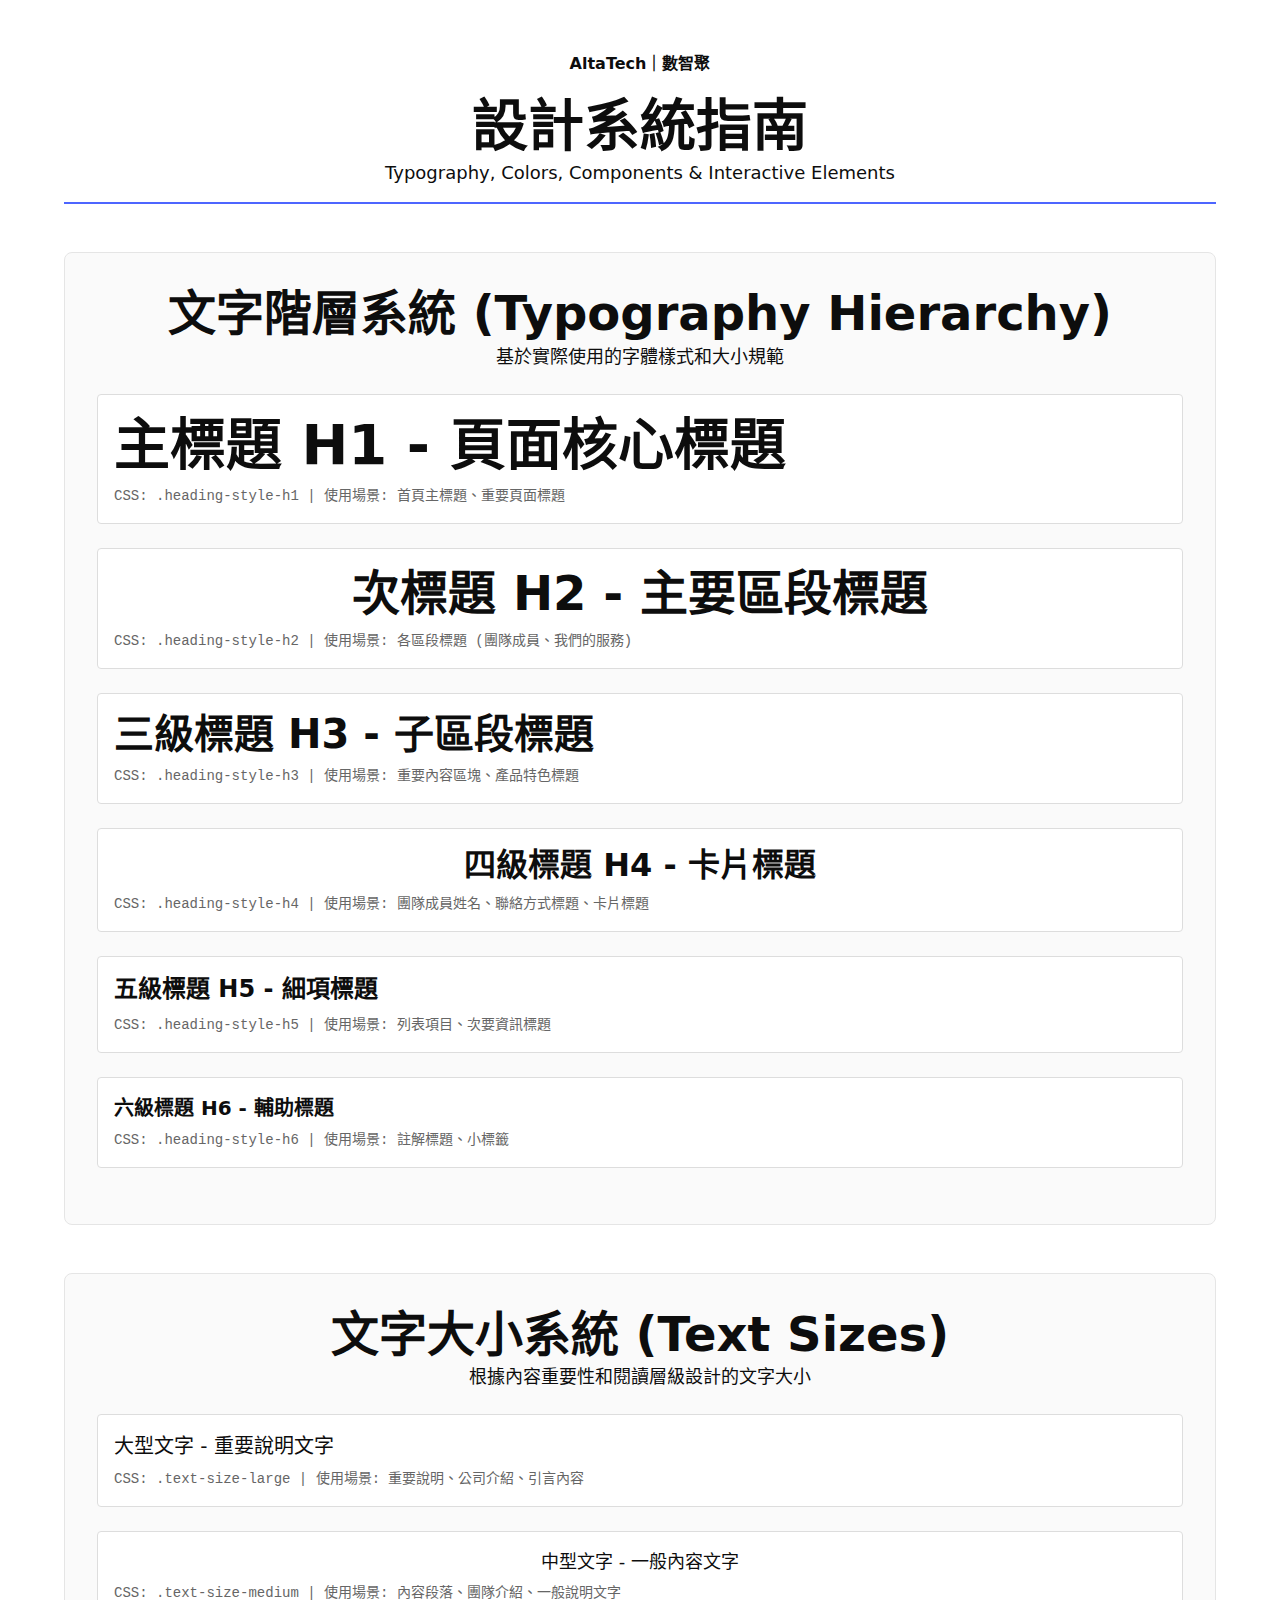
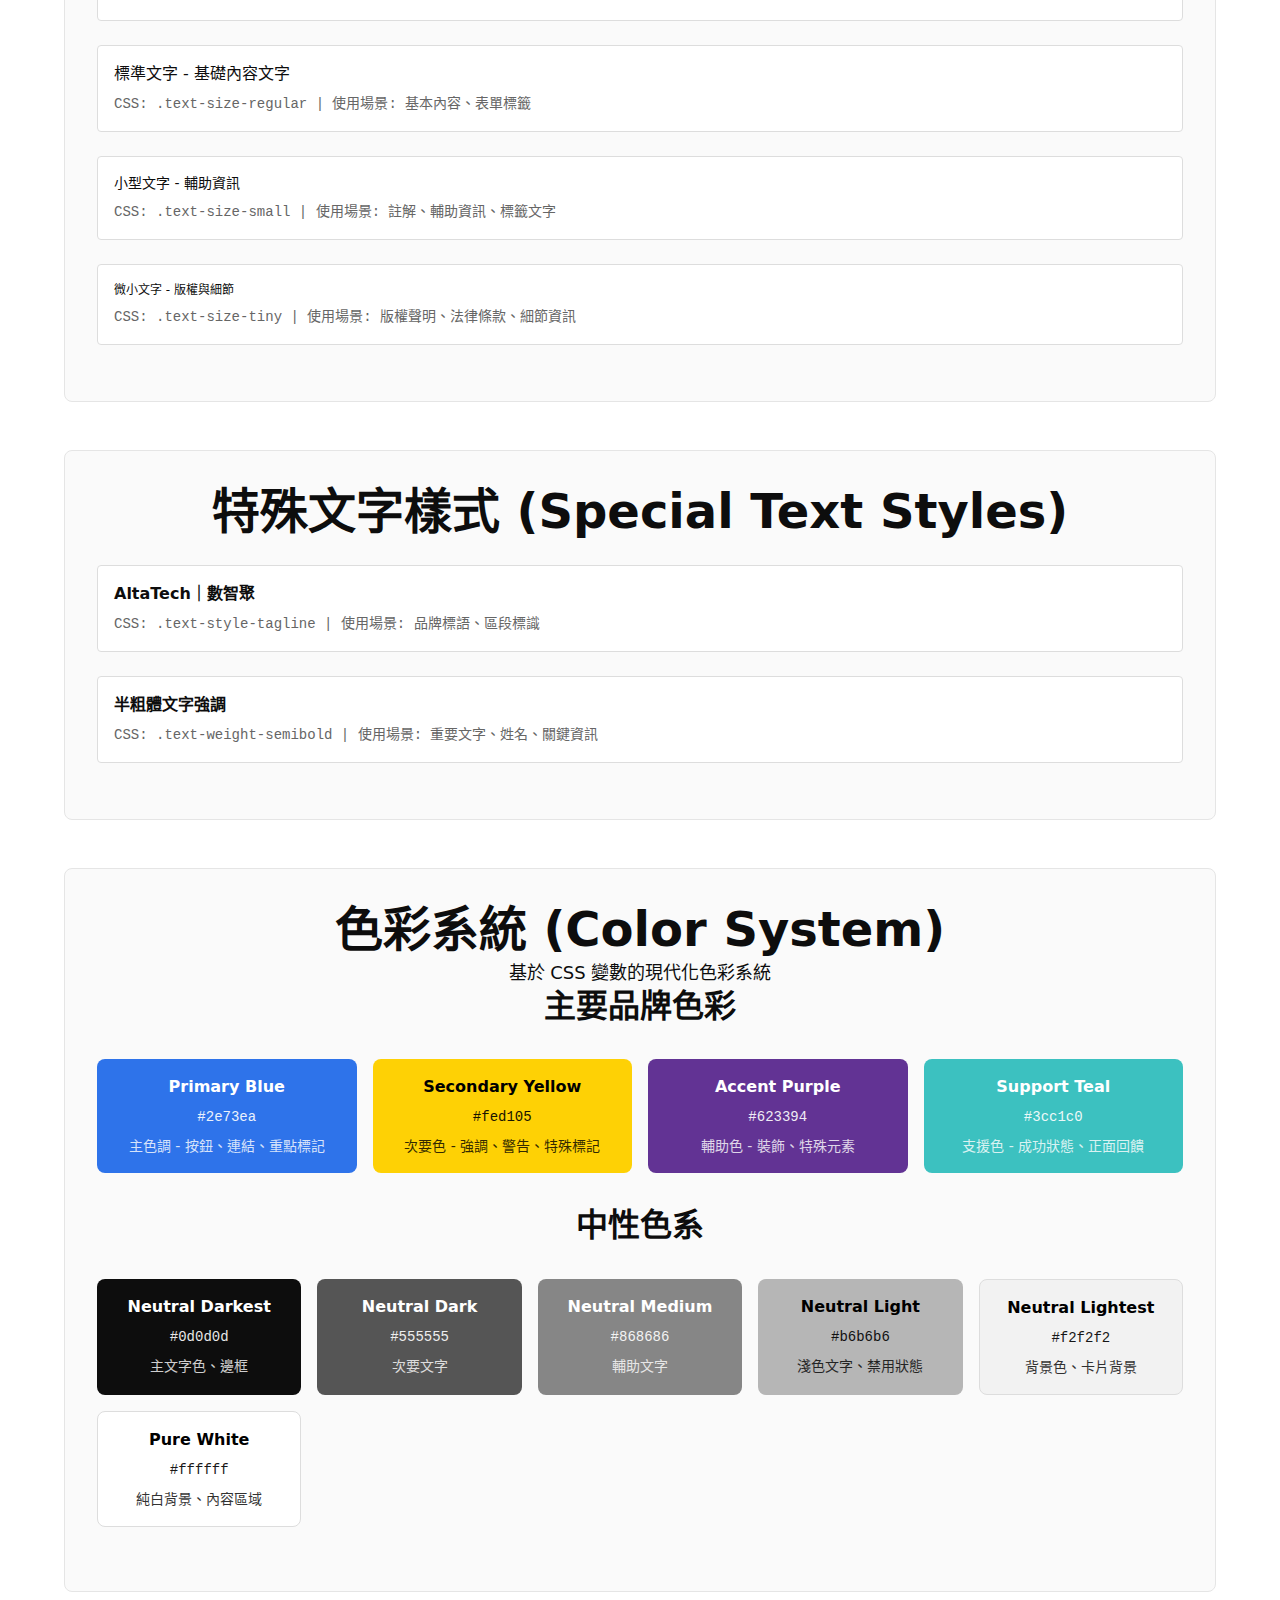
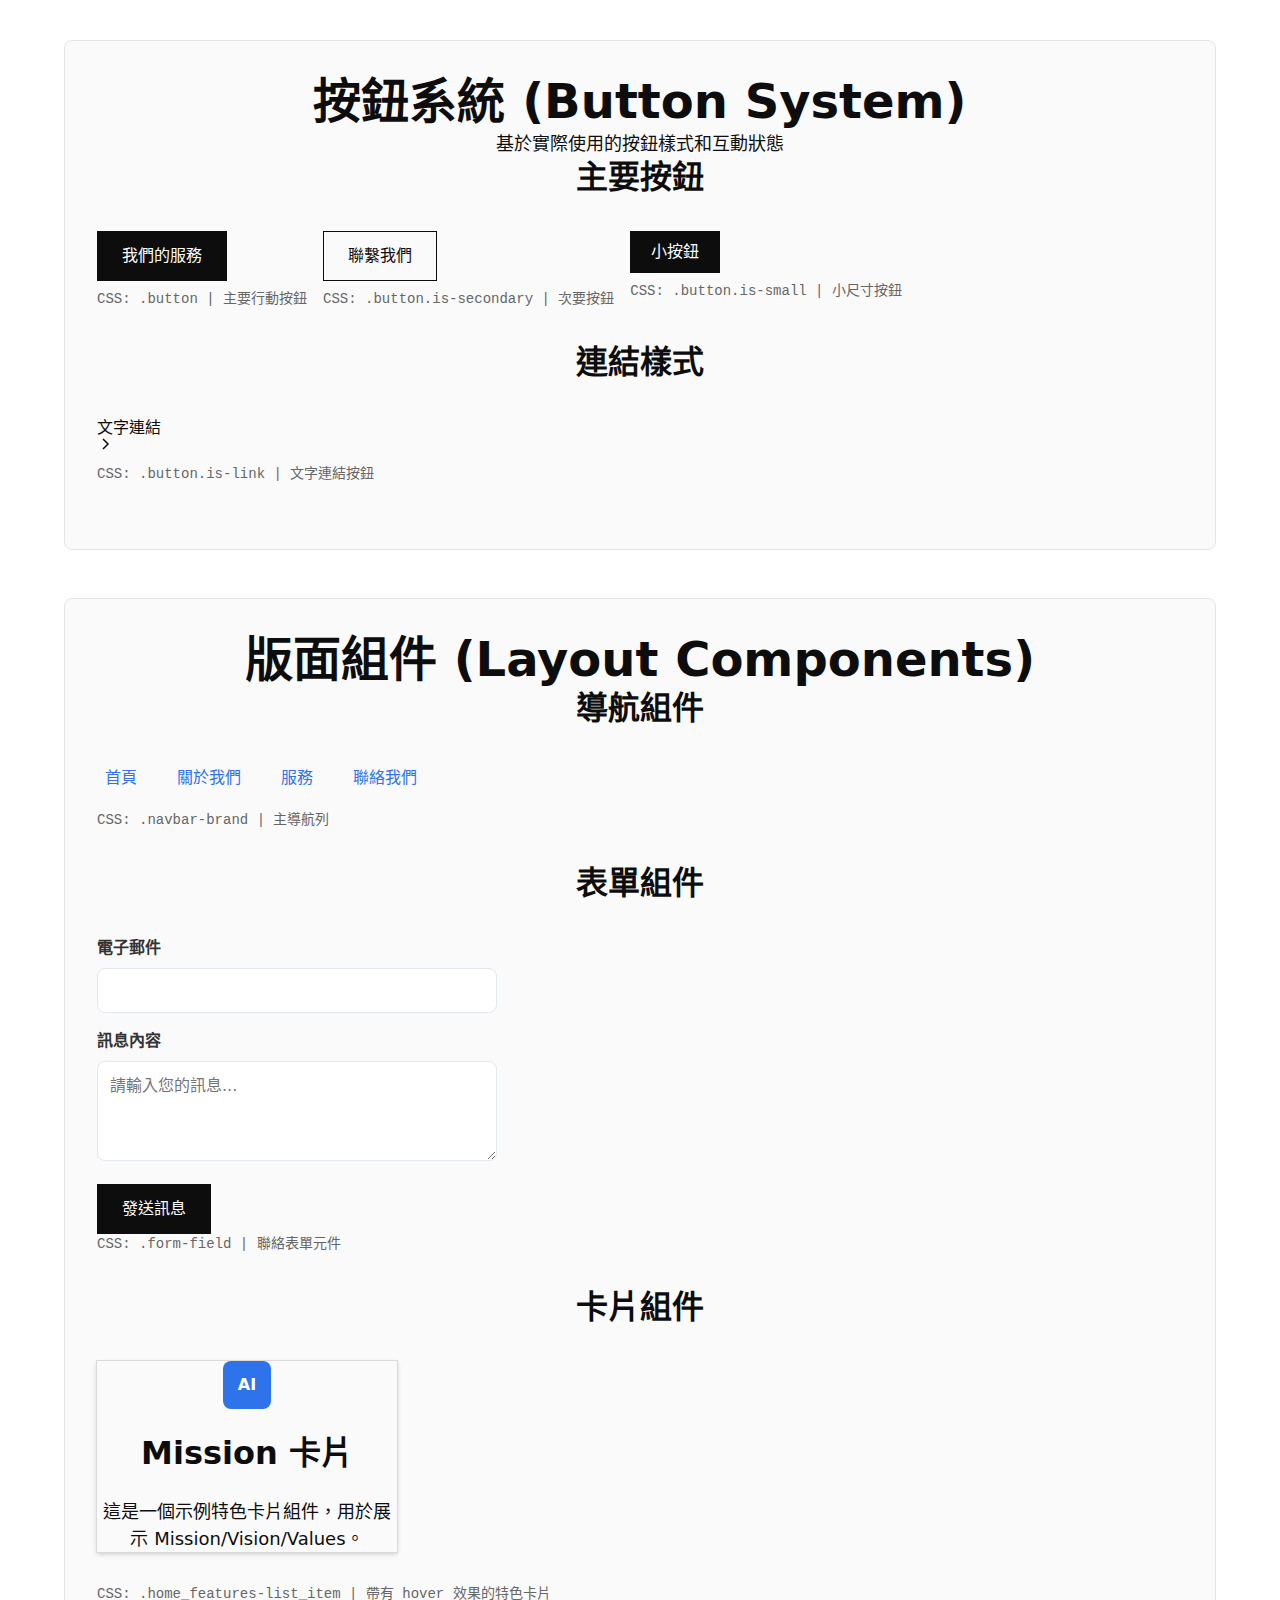
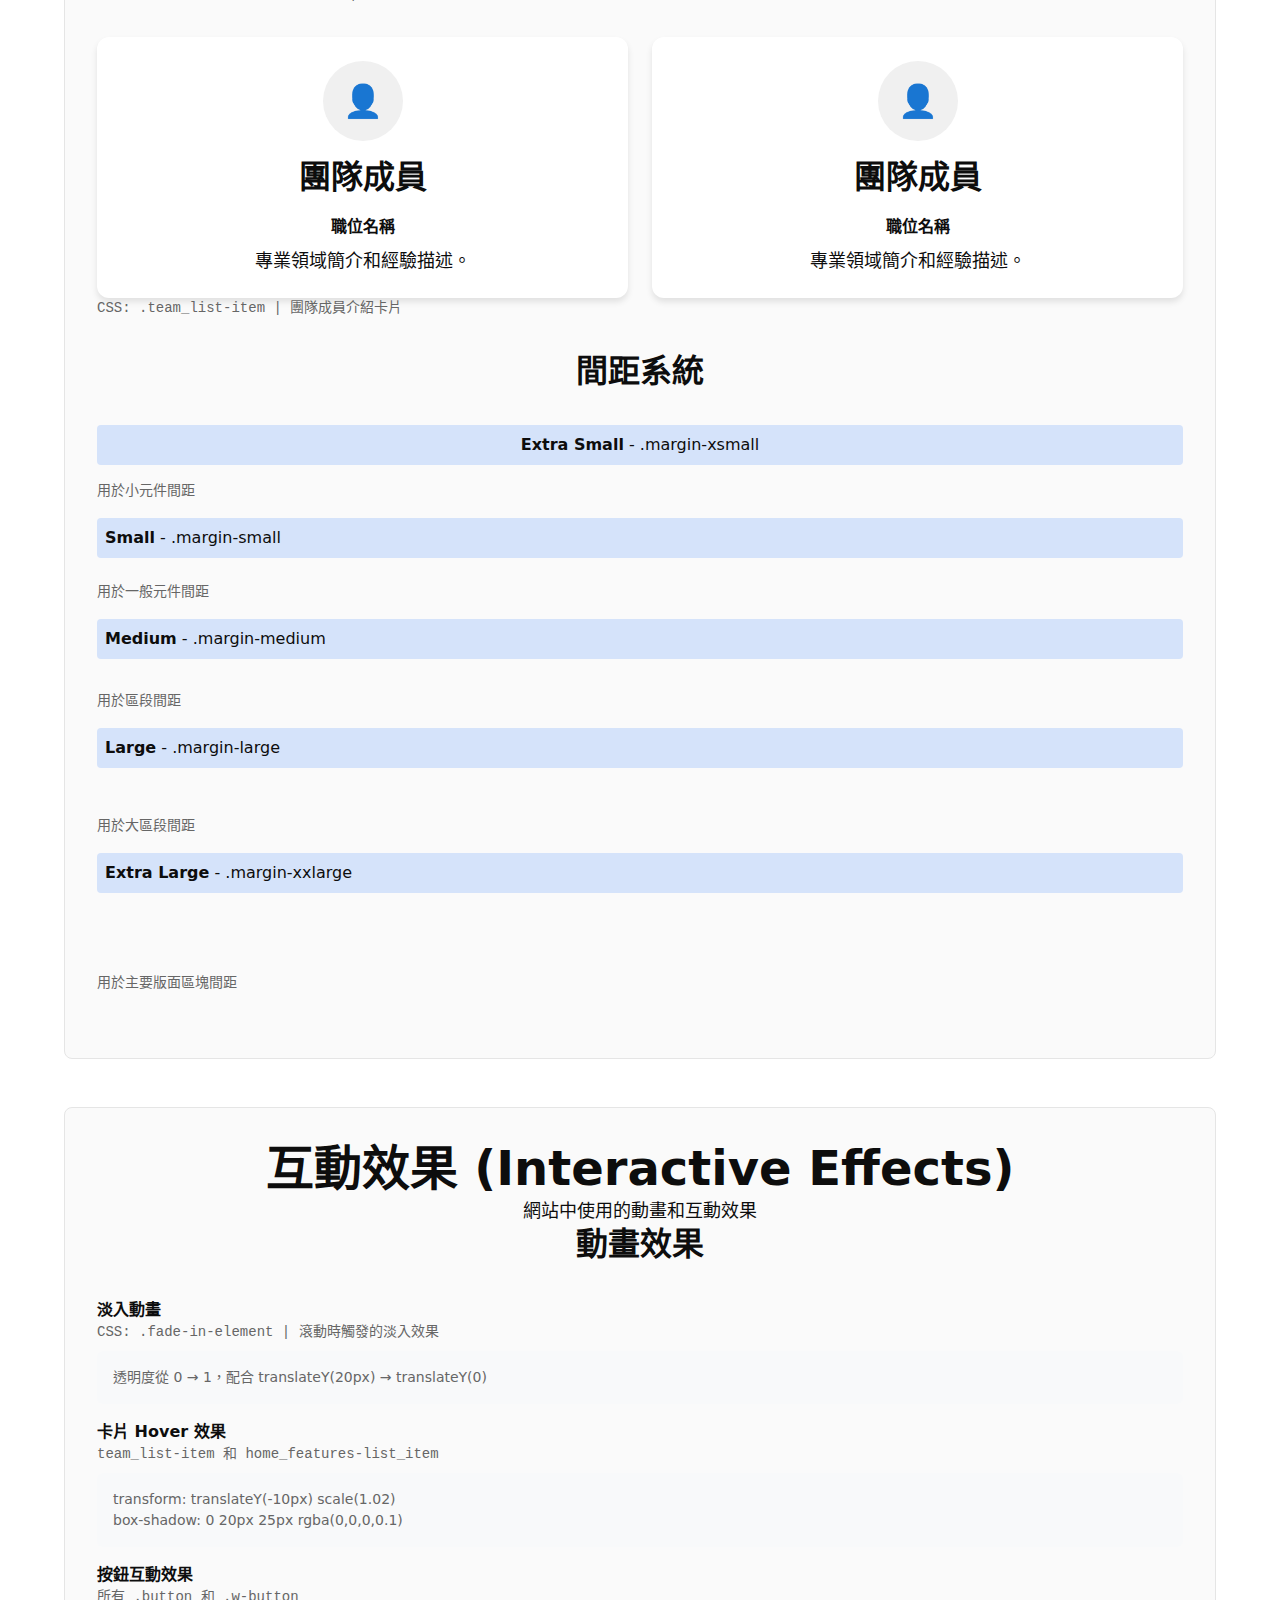
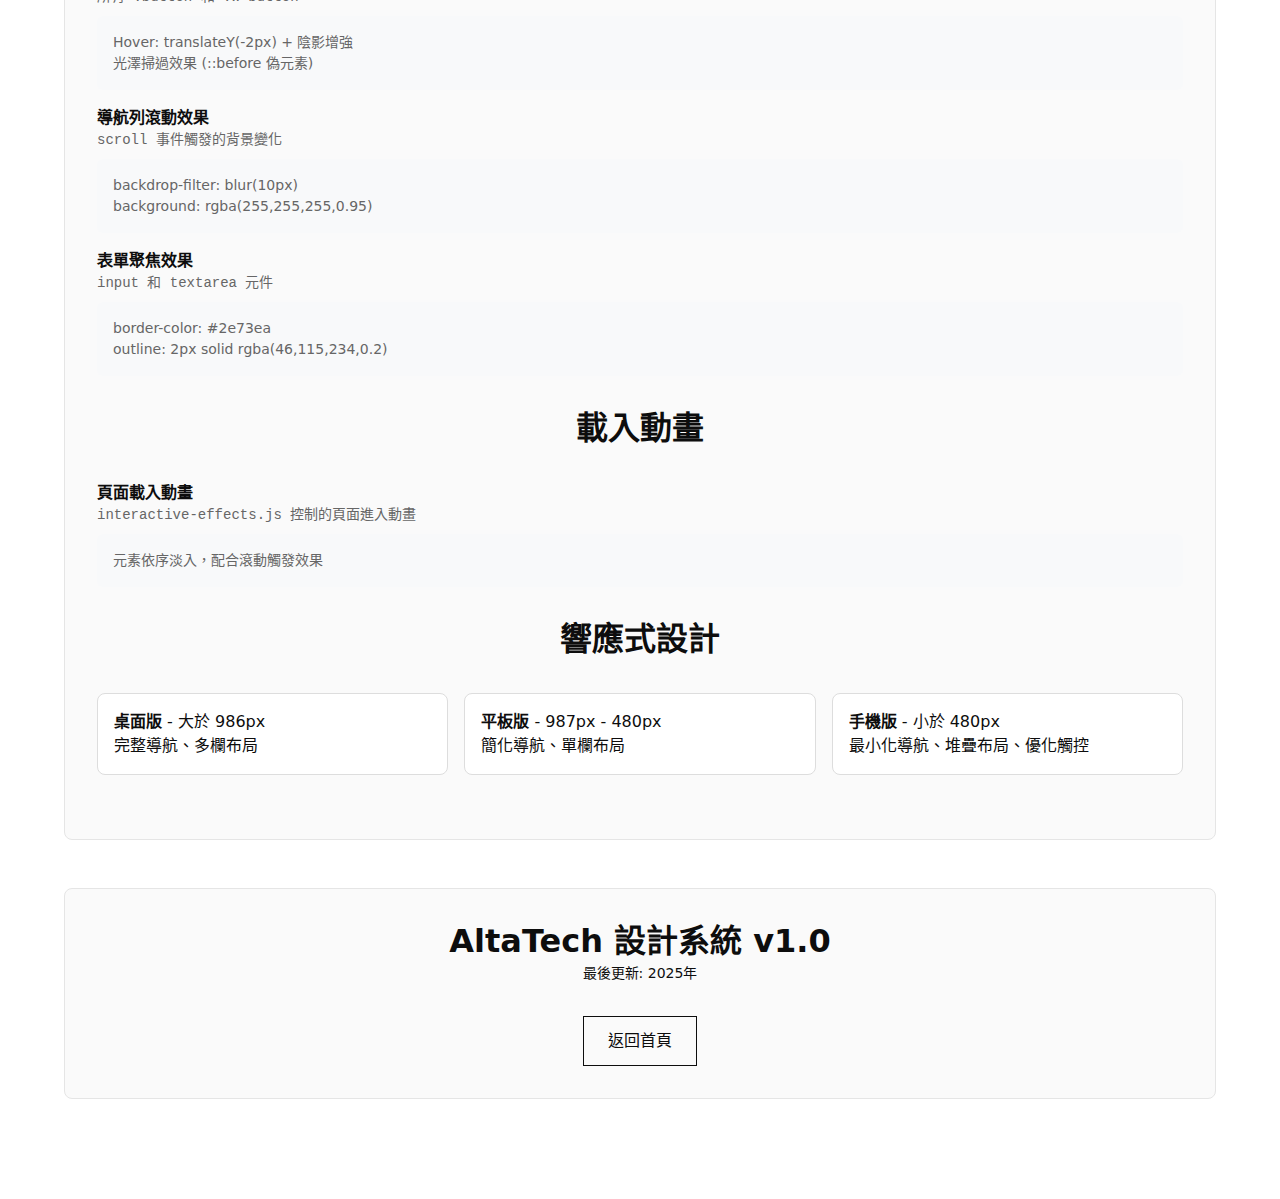
<file: sample.html>
<!DOCTYPE html>
<html lang="zh-TW">
<head>
  <meta charset="utf-8"/>
  <title>AltaTech 設計系統 - 字級與配色指南</title>
  <meta content="width=device-width, initial-scale=1" name="viewport"/>
  
  <!-- Security Headers -->
  <meta http-equiv="Content-Security-Policy" content="default-src 'self'; script-src 'self' 'unsafe-inline' https://cdnjs.cloudflare.com; style-src 'self' 'unsafe-inline'; img-src 'self' data: https:; font-src 'self' data:; connect-src 'self'; media-src 'self'; object-src 'none'; child-src 'none'; frame-ancestors 'none'; base-uri 'self'; form-action 'self';">
  <meta http-equiv="X-Frame-Options" content="DENY">
  <meta http-equiv="X-Content-Type-Options" content="nosniff">
  <meta http-equiv="Referrer-Policy" content="strict-origin-when-cross-origin">
  <meta http-equiv="Permissions-Policy" content="geolocation=(), microphone=(), camera=(), payment=(), usb=(), magnetometer=(), gyroscope=(), speaker=(), vibrate=(), fullscreen=(self)">
  
  <link href="styles.css" rel="stylesheet" type="text/css"/>
  <style>
    .style-guide-section {
      margin: 3rem 0;
      padding: 2rem;
      border: 1px solid #e5e5e5;
      border-radius: 8px;
      background: #fafafa;
    }
    
    .style-guide-header {
      margin-bottom: 2rem;
      padding-bottom: 1rem;
      border-bottom: 2px solid #4d65ff;
    }
    
    .typography-sample {
      margin: 1.5rem 0;
      padding: 1rem;
      background: white;
      border: 1px solid #ddd;
      border-radius: 4px;
    }
    
    .typography-info {
      font-size: 0.875rem;
      color: #666;
      margin-top: 0.5rem;
      font-family: 'Courier New', monospace;
    }
    
    .color-palette {
      display: grid;
      grid-template-columns: repeat(auto-fit, minmax(200px, 1fr));
      gap: 1rem;
      margin: 2rem 0;
    }
    
    .color-item {
      padding: 1rem;
      border-radius: 8px;
      color: white;
      text-align: center;
    }
    
    .color-item.light {
      color: #333;
    }
    
    .color-code {
      font-family: 'Courier New', monospace;
      font-size: 0.875rem;
      margin-top: 0.5rem;
      opacity: 0.9;
    }
    
    .spacing-demo {
      background: #f0f0f0;
      margin: 0.5rem 0;
      padding: 0.5rem;
      border-left: 3px solid #4d65ff;
    }
    
    .color-usage {
      font-size: 0.875rem;
      margin-top: 0.5rem;
      opacity: 0.8;
    }
    
    .button-showcase {
      display: flex;
      gap: 1rem;
      flex-wrap: wrap;
      margin: 2rem 0;
    }
    
    .button-sample {
      display: flex;
      flex-direction: column;
      gap: 0.5rem;
      align-items: flex-start;
    }
    
    .button-info, .component-info, .spacing-info, .effect-info {
      font-size: 0.875rem;
      color: #666;
      font-family: 'Courier New', monospace;
    }
    
    .component-showcase, .spacing-showcase, .effects-showcase {
      margin: 2rem 0;
    }
    
    .spacing-item, .effect-item {
      margin: 1rem 0;
    }
    
    .responsive-info {
      display: grid;
      grid-template-columns: repeat(auto-fit, minmax(250px, 1fr));
      gap: 1rem;
      margin: 2rem 0;
    }
    
    .breakpoint-item {
      padding: 1rem;
      background: white;
      border: 1px solid #ddd;
      border-radius: 8px;
    }
    
    @media (max-width: 768px) {
      .color-palette {
        grid-template-columns: 1fr;
      }
      
      .button-showcase {
        flex-direction: column;
        align-items: flex-start;
      }
      
      .responsive-info {
        grid-template-columns: 1fr;
      }
    }
  </style>
  
  <!-- Security Protection Script -->
  <script type="text/javascript" data-legitimate="true">
    (function() {
      'use strict';
      
      // 防盜鏈檢查 - Anti-Hotlinking Protection
      function checkReferrer() {
        const allowedDomains = [
          'localhost',
          '127.0.0.1',
          'sarah-demo.github.io'  // GitHub Pages 域名
          // 移除 'github.io' 以提高安全性
        ];
        
        if (document.referrer && document.referrer !== '') {
          const referrerDomain = new URL(document.referrer).hostname;
          const currentDomain = window.location.hostname;
          
          // 如果不是從允許的域名或直接訪問
          if (referrerDomain !== currentDomain && 
              !allowedDomains.some(domain => referrerDomain.includes(domain))) {
            console.warn('Unauthorized access detected from:', referrerDomain);
            // 可選：重定向到首頁或顯示警告
            // window.location.replace('https://your-official-domain.github.io');
          }
        }
      }
      
      // 控制台保護 - Console Protection
      function protectConsole() {
        const originalLog = console.log;
        const originalError = console.error;
        const originalWarn = console.warn;
        
        // 檢測開發者工具
        let devtools = false;
        setInterval(function() {
          if (window.outerHeight - window.innerHeight > 200 || 
              window.outerWidth - window.innerWidth > 200) {
            if (!devtools) {
              devtools = true;
              console.clear();
              console.log('%c⚠️ 警告 Warning', 'color: red; font-size: 20px; font-weight: bold;');
              console.log('%c此為瀏覽器功能，供開發者使用。請勿在此處輸入或貼上任何代碼。', 'color: red; font-size: 14px;');
              console.log('%cThis is a browser feature intended for developers. Do not enter or paste any code here.', 'color: red; font-size: 14px;');
            }
          } else {
            devtools = false;
          }
        }, 500);
      }
      
      // 頁面載入時執行安全檢查
      document.addEventListener('DOMContentLoaded', function() {
        checkReferrer();
        protectConsole();
        
        // 反右鍵和快捷鍵保護
        document.addEventListener('contextmenu', function(e) {
          e.preventDefault();
          return false;
        });
        
        document.addEventListener('keydown', function(e) {
          // 禁用 F12, Ctrl+Shift+I, Ctrl+U, Ctrl+S 等
          if (e.key === 'F12' || 
              (e.ctrlKey && e.shiftKey && e.key === 'I') ||
              (e.ctrlKey && e.key === 'u') ||
              (e.ctrlKey && e.key === 's')) {
            e.preventDefault();
            return false;
          }
        });
        
        // 防止選取文字
        document.addEventListener('selectstart', function(e) {
          e.preventDefault();
          return false;
        });
      });
      
      // 監控 DOM 變化以防篡改
      const observer = new MutationObserver(function(mutations) {
        mutations.forEach(function(mutation) {
          mutation.addedNodes.forEach(function(node) {
            if (node.nodeType === Node.ELEMENT_NODE) {
              if (node.tagName === 'SCRIPT' && !node.hasAttribute('data-legitimate')) {
                console.warn('Unauthorized script injection detected:', node);
                node.remove();
              }
            }
          });
        });
      });
      
      observer.observe(document.documentElement, {
        childList: true,
        subtree: true
      });
      
    })();
  </script>
</head>
<body>
  <div class="page-wrapper">
    <div class="padding-global">
      <div class="container-large">
        <div class="padding-section-large">
          
          <!-- Header -->
          <div class="style-guide-header text-align-center">
            <div class="margin-bottom margin-xsmall">
              <div class="text-style-tagline">AltaTech｜數智聚</div>
            </div>
            <h1 class="heading-style-h1">設計系統指南</h1>
            <p class="text-size-medium">Typography, Colors, Components & Interactive Elements</p>
          </div>

          <!-- Typography Section -->
          <div class="style-guide-section">
            <h2 class="heading-style-h2">文字階層系統 (Typography Hierarchy)</h2>
            <p class="text-size-medium">基於實際使用的字體樣式和大小規範</p>
            
            <div class="typography-sample">
              <h1 class="heading-style-h1">主標題 H1 - 頁面核心標題</h1>
              <div class="typography-info">CSS: .heading-style-h1 | 使用場景: 首頁主標題、重要頁面標題</div>
            </div>

            <div class="typography-sample">
              <h2 class="heading-style-h2">次標題 H2 - 主要區段標題</h2>
              <div class="typography-info">CSS: .heading-style-h2 | 使用場景: 各區段標題 (團隊成員、我們的服務)</div>
            </div>

            <div class="typography-sample">
              <h3 class="heading-style-h3">三級標題 H3 - 子區段標題</h3>
              <div class="typography-info">CSS: .heading-style-h3 | 使用場景: 重要內容區塊、產品特色標題</div>
            </div>

            <div class="typography-sample">
              <h4 class="heading-style-h4">四級標題 H4 - 卡片標題</h4>
              <div class="typography-info">CSS: .heading-style-h4 | 使用場景: 團隊成員姓名、聯絡方式標題、卡片標題</div>
            </div>

            <div class="typography-sample">
              <h5 class="heading-style-h5">五級標題 H5 - 細項標題</h5>
              <div class="typography-info">CSS: .heading-style-h5 | 使用場景: 列表項目、次要資訊標題</div>
            </div>

            <div class="typography-sample">
              <h6 class="heading-style-h6">六級標題 H6 - 輔助標題</h6>
              <div class="typography-info">CSS: .heading-style-h6 | 使用場景: 註解標題、小標籤</div>
            </div>
          </div>

          <!-- Text Sizes Section -->
          <div class="style-guide-section">
            <h2 class="heading-style-h2">文字大小系統 (Text Sizes)</h2>
            <p class="text-size-medium">根據內容重要性和閱讀層級設計的文字大小</p>
            
            <div class="typography-sample">
              <p class="text-size-large">大型文字 - 重要說明文字</p>
              <div class="typography-info">CSS: .text-size-large | 使用場景: 重要說明、公司介紹、引言內容</div>
            </div>

            <div class="typography-sample">
              <p class="text-size-medium">中型文字 - 一般內容文字</p>
              <div class="typography-info">CSS: .text-size-medium | 使用場景: 內容段落、團隊介紹、一般說明文字</div>
            </div>

            <div class="typography-sample">
              <p class="text-size-regular">標準文字 - 基礎內容文字</p>
              <div class="typography-info">CSS: .text-size-regular | 使用場景: 基本內容、表單標籤</div>
            </div>

            <div class="typography-sample">
              <p class="text-size-small">小型文字 - 輔助資訊</p>
              <div class="typography-info">CSS: .text-size-small | 使用場景: 註解、輔助資訊、標籤文字</div>
            </div>

            <div class="typography-sample">
              <p class="text-size-tiny">微小文字 - 版權與細節</p>
              <div class="typography-info">CSS: .text-size-tiny | 使用場景: 版權聲明、法律條款、細節資訊</div>
            </div>
          </div>

          <!-- Special Text Styles -->
          <div class="style-guide-section">
            <h2 class="heading-style-h2">特殊文字樣式 (Special Text Styles)</h2>
            
            <div class="typography-sample">
              <div class="text-style-tagline">AltaTech｜數智聚</div>
              <div class="typography-info">CSS: .text-style-tagline | 使用場景: 品牌標語、區段標識</div>
            </div>

            <div class="typography-sample">
              <div class="text-weight-semibold">半粗體文字強調</div>
              <div class="typography-info">CSS: .text-weight-semibold | 使用場景: 重要文字、姓名、關鍵資訊</div>
            </div>
          </div>

          <!-- Color System -->
          <div class="style-guide-section">
            <h2 class="heading-style-h2">色彩系統 (Color System)</h2>
            <p class="text-size-medium">基於 CSS 變數的現代化色彩系統</p>
            
            <h3 class="heading-style-h4">主要品牌色彩</h3>
            <div class="color-palette">
              <div class="color-item" style="background: #2e73ea; color: white;">
                <strong>Primary Blue</strong>
                <div class="color-code">#2e73ea</div>
                <div class="color-usage">主色調 - 按鈕、連結、重點標記</div>
              </div>
              
              <div class="color-item" style="background: #fed105; color: black;">
                <strong>Secondary Yellow</strong>
                <div class="color-code">#fed105</div>
                <div class="color-usage">次要色 - 強調、警告、特殊標記</div>
              </div>
              
              <div class="color-item" style="background: #623394; color: white;">
                <strong>Accent Purple</strong>
                <div class="color-code">#623394</div>
                <div class="color-usage">輔助色 - 裝飾、特殊元素</div>
              </div>
              
              <div class="color-item" style="background: #3cc1c0; color: white;">
                <strong>Support Teal</strong>
                <div class="color-code">#3cc1c0</div>
                <div class="color-usage">支援色 - 成功狀態、正面回饋</div>
              </div>
            </div>
            
            <h3 class="heading-style-h4">中性色系</h3>
            <div class="color-palette">
              <div class="color-item" style="background: #0d0d0d; color: white;">
                <strong>Neutral Darkest</strong>
                <div class="color-code">#0d0d0d</div>
                <div class="color-usage">主文字色、邊框</div>
              </div>
              
              <div class="color-item" style="background: #555; color: white;">
                <strong>Neutral Dark</strong>
                <div class="color-code">#555555</div>
                <div class="color-usage">次要文字</div>
              </div>
              
              <div class="color-item" style="background: #868686; color: white;">
                <strong>Neutral Medium</strong>
                <div class="color-code">#868686</div>
                <div class="color-usage">輔助文字</div>
              </div>
              
              <div class="color-item" style="background: #b6b6b6; color: black;">
                <strong>Neutral Light</strong>
                <div class="color-code">#b6b6b6</div>
                <div class="color-usage">淺色文字、禁用狀態</div>
              </div>
              
              <div class="color-item" style="background: #f2f2f2; color: black; border: 1px solid #ddd;">
                <strong>Neutral Lightest</strong>
                <div class="color-code">#f2f2f2</div>
                <div class="color-usage">背景色、卡片背景</div>
              </div>
              
              <div class="color-item" style="background: #ffffff; color: black; border: 1px solid #ddd;">
                <strong>Pure White</strong>
                <div class="color-code">#ffffff</div>
                <div class="color-usage">純白背景、內容區域</div>
              </div>
            </div>
          </div>

          <!-- Button System -->
          <div class="style-guide-section">
            <h2 class="heading-style-h2">按鈕系統 (Button System)</h2>
            <p class="text-size-medium">基於實際使用的按鈕樣式和互動狀態</p>
            
            <h3 class="heading-style-h4">主要按鈕</h3>
            <div class="button-showcase">
              <div class="button-sample">
                <a href="#" class="button w-button">我們的服務</a>
                <div class="button-info">CSS: .button | 主要行動按鈕</div>
              </div>
              
              <div class="button-sample">
                <a href="#" class="button is-secondary w-button">聯繫我們</a>
                <div class="button-info">CSS: .button.is-secondary | 次要按鈕</div>
              </div>
              
              <div class="button-sample">
                <a href="#" class="button is-small w-button">小按鈕</a>
                <div class="button-info">CSS: .button.is-small | 小尺寸按鈕</div>
              </div>
            </div>
            
            <h3 class="heading-style-h4">連結樣式</h3>
            <div class="button-showcase">
              <div class="button-sample">
                <a href="#" class="button is-link w-inline-block">
                  <div>文字連結</div>
                  <div class="icon-embed-xxsmall w-embed">
                    <svg width="16" height="16" viewBox="0 0 16 16" fill="none" xmlns="http://www.w3.org/2000/svg">
                      <path d="M6 3L11 8L6 13" stroke="CurrentColor" stroke-width="1.5"/>
                    </svg>
                  </div>
                </a>
                <div class="button-info">CSS: .button.is-link | 文字連結按鈕</div>
              </div>
            </div>
          </div>

          <!-- Layout Components -->
          <div class="style-guide-section">
            <h2 class="heading-style-h2">版面組件 (Layout Components)</h2>
            
            <h3 class="heading-style-h4">導航組件</h3>
            <div class="component-showcase">
              <nav class="navbar-brand" style="margin-bottom: 1rem;">
                <ul style="display: flex; list-style: none; gap: 2rem; margin: 0; padding: 0;">
                  <li><a href="#" class="nav-link" style="text-decoration: none; color: #2e73ea; transition: color 0.3s ease;">首頁</a></li>
                  <li><a href="#" class="nav-link" style="text-decoration: none; color: #2e73ea; transition: color 0.3s ease;">關於我們</a></li>
                  <li><a href="#" class="nav-link" style="text-decoration: none; color: #2e73ea; transition: color 0.3s ease;">服務</a></li>
                  <li><a href="#" class="nav-link" style="text-decoration: none; color: #2e73ea; transition: color 0.3s ease;">聯絡我們</a></li>
                </ul>
              </nav>
              <div class="component-info">CSS: .navbar-brand | 主導航列</div>
            </div>

            <h3 class="heading-style-h4">表單組件</h3>
            <div class="component-showcase">
              <div style="max-width: 400px;">
                <div class="form-group" style="margin-bottom: 1rem;">
                  <label style="display: block; margin-bottom: 0.5rem; font-weight: 600; color: #333;">電子郵件</label>
                  <input type="email" class="form-field" style="width: 100%; padding: 0.75rem; border: 1px solid #e2e8f0; border-radius: 8px; transition: border-color 0.3s ease; font-size: 1rem;">
                </div>
                <div class="form-group" style="margin-bottom: 1rem;">
                  <label style="display: block; margin-bottom: 0.5rem; font-weight: 600; color: #333;">訊息內容</label>
                  <textarea class="form-field" style="width: 100%; padding: 0.75rem; border: 1px solid #e2e8f0; border-radius: 8px; min-height: 100px; transition: border-color 0.3s ease; resize: vertical; font-size: 1rem;" placeholder="請輸入您的訊息..."></textarea>
                </div>
                <button class="button w-button">發送訊息</button>
              </div>
              <div class="component-info">CSS: .form-field | 聯絡表單元件</div>
            </div>
            
            <h3 class="heading-style-h4">卡片組件</h3>
            <div class="component-showcase">
              <!-- 特色卡片 -->
              <div class="home_features-list_item" style="max-width: 300px; margin-bottom: 2rem;">
                <div class="margin-bottom margin-small">
                  <div class="home_features-list_item-icon-wrapper">
                    <div class="icon-1x1-medium" style="width: 48px; height: 48px; background: #2e73ea; border-radius: 8px; display: flex; align-items: center; justify-content: center; color: white; font-weight: bold;">AI</div>
                  </div>
                </div>
                <div class="margin-bottom margin-small">
                  <h3 class="heading-style-h4">Mission 卡片</h3>
                </div>
                <p class="text-size-medium">這是一個示例特色卡片組件，用於展示 Mission/Vision/Values。</p>
              </div>
              <div class="component-info">CSS: .home_features-list_item | 帶有 hover 效果的特色卡片</div>
              
              <!-- 團隊成員卡片 -->
              <div style="display: grid; grid-template-columns: repeat(auto-fit, minmax(250px, 1fr)); gap: 1.5rem; margin-top: 2rem;">
                <div class="team_list-item" style="background: white; border-radius: 12px; padding: 1.5rem; box-shadow: 0 4px 6px rgba(0, 0, 0, 0.1); transition: transform 0.3s ease, box-shadow 0.3s ease; text-align: center;">
                  <div class="team_list-item_image-wrapper" style="margin-bottom: 1rem;">
                    <div style="width: 80px; height: 80px; background: #f0f0f0; border-radius: 50%; margin: 0 auto; display: flex; align-items: center; justify-content: center; font-size: 2rem; color: #666;">👤</div>
                  </div>
                  <div class="margin-bottom margin-xsmall">
                    <h4 class="heading-style-h4">團隊成員</h4>
                  </div>
                  <div class="text-weight-semibold">職位名稱</div>
                  <p class="text-size-medium" style="margin-top: 0.5rem;">專業領域簡介和經驗描述。</p>
                </div>
                <div class="team_list-item" style="background: white; border-radius: 12px; padding: 1.5rem; box-shadow: 0 4px 6px rgba(0, 0, 0, 0.1); transition: transform 0.3s ease, box-shadow 0.3s ease; text-align: center;">
                  <div class="team_list-item_image-wrapper" style="margin-bottom: 1rem;">
                    <div style="width: 80px; height: 80px; background: #f0f0f0; border-radius: 50%; margin: 0 auto; display: flex; align-items: center; justify-content: center; font-size: 2rem; color: #666;">👤</div>
                  </div>
                  <div class="margin-bottom margin-xsmall">
                    <h4 class="heading-style-h4">團隊成員</h4>
                  </div>
                  <div class="text-weight-semibold">職位名稱</div>
                  <p class="text-size-medium" style="margin-top: 0.5rem;">專業領域簡介和經驗描述。</p>
                </div>
              </div>
              <div class="component-info">CSS: .team_list-item | 團隊成員介紹卡片</div>
            </div>
            
            <h3 class="heading-style-h4">間距系統</h3>
            <div class="spacing-showcase">
              <div class="spacing-item">
                <div class="margin-bottom margin-xsmall" style="background: #d5e3fa; padding: 8px; border-radius: 4px;">
                  <strong>Extra Small</strong> - .margin-xsmall
                </div>
                <div class="spacing-info">用於小元件間距</div>
              </div>
              
              <div class="spacing-item">
                <div class="margin-bottom margin-small" style="background: #d5e3fa; padding: 8px; border-radius: 4px;">
                  <strong>Small</strong> - .margin-small
                </div>
                <div class="spacing-info">用於一般元件間距</div>
              </div>
              
              <div class="spacing-item">
                <div class="margin-bottom margin-medium" style="background: #d5e3fa; padding: 8px; border-radius: 4px;">
                  <strong>Medium</strong> - .margin-medium
                </div>
                <div class="spacing-info">用於區段間距</div>
              </div>
              
              <div class="spacing-item">
                <div class="margin-bottom margin-large" style="background: #d5e3fa; padding: 8px; border-radius: 4px;">
                  <strong>Large</strong> - .margin-large
                </div>
                <div class="spacing-info">用於大區段間距</div>
              </div>
              
              <div class="spacing-item">
                <div class="margin-bottom margin-xxlarge" style="background: #d5e3fa; padding: 8px; border-radius: 4px;">
                  <strong>Extra Large</strong> - .margin-xxlarge
                </div>
                <div class="spacing-info">用於主要版面區塊間距</div>
              </div>
            </div>
          </div>

          <!-- Interactive Effects -->
          <div class="style-guide-section">
            <h2 class="heading-style-h2">互動效果 (Interactive Effects)</h2>
            <p class="text-size-medium">網站中使用的動畫和互動效果</p>
            
            <h3 class="heading-style-h4">動畫效果</h3>
            <div class="effects-showcase">
              <div class="effect-item">
                <strong>淡入動畫</strong>
                <div class="effect-info">CSS: .fade-in-element | 滾動時觸發的淡入效果</div>
                <div style="background: #f8f9fa; padding: 1rem; border-radius: 6px; margin-top: 0.5rem; font-size: 0.875rem; color: #666;">
                  透明度從 0 → 1，配合 translateY(20px) → translateY(0)
                </div>
              </div>
              
              <div class="effect-item">
                <strong>卡片 Hover 效果</strong>
                <div class="effect-info">team_list-item 和 home_features-list_item</div>
                <div style="background: #f8f9fa; padding: 1rem; border-radius: 6px; margin-top: 0.5rem; font-size: 0.875rem; color: #666;">
                  transform: translateY(-10px) scale(1.02)<br>
                  box-shadow: 0 20px 25px rgba(0,0,0,0.1)
                </div>
              </div>
              
              <div class="effect-item">
                <strong>按鈕互動效果</strong>
                <div class="effect-info">所有 .button 和 .w-button</div>
                <div style="background: #f8f9fa; padding: 1rem; border-radius: 6px; margin-top: 0.5rem; font-size: 0.875rem; color: #666;">
                  Hover: translateY(-2px) + 陰影增強<br>
                  光澤掃過效果 (::before 偽元素)
                </div>
              </div>
              
              <div class="effect-item">
                <strong>導航列滾動效果</strong>
                <div class="effect-info">scroll 事件觸發的背景變化</div>
                <div style="background: #f8f9fa; padding: 1rem; border-radius: 6px; margin-top: 0.5rem; font-size: 0.875rem; color: #666;">
                  backdrop-filter: blur(10px)<br>
                  background: rgba(255,255,255,0.95)
                </div>
              </div>
              
              <div class="effect-item">
                <strong>表單聚焦效果</strong>
                <div class="effect-info">input 和 textarea 元件</div>
                <div style="background: #f8f9fa; padding: 1rem; border-radius: 6px; margin-top: 0.5rem; font-size: 0.875rem; color: #666;">
                  border-color: #2e73ea<br>
                  outline: 2px solid rgba(46,115,234,0.2)
                </div>
              </div>
            </div>
            
            <h3 class="heading-style-h4">載入動畫</h3>
            <div class="effects-showcase">
              <div class="effect-item">
                <strong>頁面載入動畫</strong>
                <div class="effect-info">interactive-effects.js 控制的頁面進入動畫</div>
                <div style="background: #f8f9fa; padding: 1rem; border-radius: 6px; margin-top: 0.5rem; font-size: 0.875rem; color: #666;">
                  元素依序淡入，配合滾動觸發效果
                </div>
              </div>
            </div>
            
            <h3 class="heading-style-h4">響應式設計</h3>
            <div class="responsive-info">
              <div class="breakpoint-item">
                <strong>桌面版</strong> - 大於 986px
                <div>完整導航、多欄布局</div>
              </div>
              
              <div class="breakpoint-item">
                <strong>平板版</strong> - 987px - 480px
                <div>簡化導航、單欄布局</div>
              </div>
              
              <div class="breakpoint-item">
                <strong>手機版</strong> - 小於 480px
                <div>最小化導航、堆疊布局、優化觸控</div>
              </div>
            </div>
          </div>

          <!-- Footer -->
          <div class="style-guide-section">
            <div class="text-align-center">
              <h3 class="heading-style-h4">AltaTech 設計系統 v1.0</h3>
              <p class="text-size-small">最後更新: 2025年</p>
              <div class="margin-top margin-medium">
                <a href="index.html" class="button is-secondary w-button">返回首頁</a>
              </div>
            </div>
          </div>

        </div>
      </div>
    </div>
  </div>
</body>
</html>
</file>
<file: styles.css>
html {
  -webkit-text-size-adjust: 100%;
  -ms-text-size-adjust: 100%;
  font-family: sans-serif;
}

body {
  margin: 0;
}

article, aside, details, figcaption, figure, footer, header, hgroup, main, menu, nav, section, summary {
  display: block;
}

audio, canvas, progress, video {
  vertical-align: baseline;
  display: inline-block;
}

audio:not([controls]) {
  height: 0;
  display: none;
}

[hidden], template {
  display: none;
}

a {
  background-color: #0000;
}

a:active, a:hover {
  outline: 0;
}

abbr[title] {
  border-bottom: 1px dotted;
}

b, strong {
  font-weight: bold;
}

dfn {
  font-style: italic;
}

h1 {
  margin: .67em 0;
  font-size: 2em;
}

mark {
  color: #000;
  background: #ff0;
}

small {
  font-size: 80%;
}

sub, sup {
  vertical-align: baseline;
  font-size: 75%;
  line-height: 0;
  position: relative;
}

sup {
  top: -.5em;
}

sub {
  bottom: -.25em;
}

img {
  border: 0;
}

svg:not(:root) {
  overflow: hidden;
}

hr {
  box-sizing: content-box;
  height: 0;
}

pre {
  overflow: auto;
}

code, kbd, pre, samp {
  font-family: monospace;
  font-size: 1em;
}

button, input, optgroup, select, textarea {
  color: inherit;
  font: inherit;
  margin: 0;
}

button {
  overflow: visible;
}

button, select {
  text-transform: none;
}

button, html input[type="button"], input[type="reset"] {
  -webkit-appearance: button;
  cursor: pointer;
}

button[disabled], html input[disabled] {
  cursor: default;
}

button::-moz-focus-inner, input::-moz-focus-inner {
  border: 0;
  padding: 0;
}

input {
  line-height: normal;
}

input[type="checkbox"], input[type="radio"] {
  box-sizing: border-box;
  padding: 0;
}

input[type="number"]::-webkit-inner-spin-button, input[type="number"]::-webkit-outer-spin-button {
  height: auto;
}

input[type="search"] {
  -webkit-appearance: none;
}

input[type="search"]::-webkit-search-cancel-button, input[type="search"]::-webkit-search-decoration {
  -webkit-appearance: none;
}

legend {
  border: 0;
  padding: 0;
}

textarea {
  overflow: auto;
}

optgroup {
  font-weight: bold;
}

table {
  border-collapse: collapse;
  border-spacing: 0;
}

td, th {
  padding: 0;
}

@font-face {
  font-family: webflow-icons;
  src: url("[data-uri]") format("truetype");
  font-weight: normal;
  font-style: normal;
}

[class^="w-icon-"], [class*=" w-icon-"] {
  speak: none;
  font-variant: normal;
  text-transform: none;
  -webkit-font-smoothing: antialiased;
  -moz-osx-font-smoothing: grayscale;
  font-style: normal;
  font-weight: normal;
  line-height: 1;
  font-family: webflow-icons, monospace !important;
}

.w-icon-slider-right:before {
  content: "";
}

.w-icon-slider-left:before {
  content: "";
}

.w-icon-nav-menu:before {
  content: "";
}

.w-icon-arrow-down:before, .w-icon-dropdown-toggle:before {
  content: "";
}

.w-icon-file-upload-remove:before {
  content: "";
}

.w-icon-file-upload-icon:before {
  content: "";
}

* {
  box-sizing: border-box;
}

html {
  height: 100%;
}

body {
  color: #333;
  background-color: #fff;
  min-height: 100%;
  margin: 0;
  font-family: Arial, sans-serif;
  font-size: 14px;
  line-height: 20px;
}

img {
  vertical-align: middle;
  max-width: 100%;
  display: inline-block;
}

html.w-mod-touch * {
  background-attachment: scroll !important;
}

.w-block {
  display: block;
}

.w-inline-block {
  max-width: 100%;
  display: inline-block;
}

.w-clearfix:before, .w-clearfix:after {
  content: " ";
  grid-area: 1 / 1 / 2 / 2;
  display: table;
}

.w-clearfix:after {
  clear: both;
}

.w-hidden {
  display: none;
}

.w-button {
  color: #fff;
  line-height: inherit;
  cursor: pointer;
  background-color: #3898ec;
  border: 0;
  border-radius: 0;
  padding: 9px 15px;
  text-decoration: none;
  display: inline-block;
}

input.w-button {
  -webkit-appearance: button;
}

html[data-w-dynpage] [data-w-cloak] {
  color: #0000 !important;
}

.w-code-block {
  margin: unset;
}

pre.w-code-block code {
  all: inherit;
}

.w-optimization {
  display: contents;
}

.w-webflow-badge, .w-webflow-badge > img {
  box-sizing: unset;
  width: unset;
  height: unset;
  max-height: unset;
  max-width: unset;
  min-height: unset;
  min-width: unset;
  margin: unset;
  padding: unset;
  float: unset;
  clear: unset;
  border: unset;
  border-radius: unset;
  background: unset;
  background-image: unset;
  background-position: unset;
  background-size: unset;
  background-repeat: unset;
  background-origin: unset;
  background-clip: unset;
  background-attachment: unset;
  background-color: unset;
  box-shadow: unset;
  transform: unset;
  direction: unset;
  font-family: unset;
  font-weight: unset;
  color: unset;
  font-size: unset;
  line-height: unset;
  font-style: unset;
  font-variant: unset;
  text-align: unset;
  letter-spacing: unset;
  -webkit-text-decoration: unset;
  text-decoration: unset;
  text-indent: unset;
  text-transform: unset;
  list-style-type: unset;
  text-shadow: unset;
  vertical-align: unset;
  cursor: unset;
  white-space: unset;
  word-break: unset;
  word-spacing: unset;
  word-wrap: unset;
  transition: unset;
}

.w-webflow-badge {
  white-space: nowrap;
  cursor: pointer;
  box-shadow: 0 0 0 1px #0000001a, 0 1px 3px #0000001a;
  visibility: visible !important;
  opacity: 1 !important;
  z-index: 2147483647 !important;
  color: #aaadb0 !important;
  overflow: unset !important;
  background-color: #fff !important;
  border-radius: 3px !important;
  width: auto !important;
  height: auto !important;
  margin: 0 !important;
  padding: 6px !important;
  font-size: 12px !important;
  line-height: 14px !important;
  text-decoration: none !important;
  display: inline-block !important;
  position: fixed !important;
  inset: auto 12px 12px auto !important;
  transform: none !important;
}

.w-webflow-badge > img {
  position: unset;
  visibility: unset !important;
  opacity: 1 !important;
  vertical-align: middle !important;
  display: inline-block !important;
}

h1, h2, h3, h4, h5, h6 {
  margin-bottom: 10px;
  font-weight: bold;
}

h1 {
  margin-top: 20px;
  font-size: 38px;
  line-height: 44px;
}

h2 {
  margin-top: 20px;
  font-size: 32px;
  line-height: 36px;
}

h3 {
  margin-top: 20px;
  font-size: 24px;
  line-height: 30px;
}

h4 {
  margin-top: 10px;
  font-size: 18px;
  line-height: 24px;
}

h5 {
  margin-top: 10px;
  font-size: 14px;
  line-height: 20px;
}

h6 {
  margin-top: 10px;
  font-size: 12px;
  line-height: 18px;
}

p {
  margin-top: 0;
  margin-bottom: 10px;
}

blockquote {
  border-left: 5px solid #e2e2e2;
  margin: 0 0 10px;
  padding: 10px 20px;
  font-size: 18px;
  line-height: 22px;
}

figure {
  margin: 0 0 10px;
}

ul, ol {
  margin-top: 0;
  margin-bottom: 10px;
  padding-left: 40px;
}

.w-list-unstyled {
  padding-left: 0;
  list-style: none;
}

.w-embed:before, .w-embed:after {
  content: " ";
  grid-area: 1 / 1 / 2 / 2;
  display: table;
}

.w-embed:after {
  clear: both;
}

.w-video {
  width: 100%;
  padding: 0;
  position: relative;
}

.w-video iframe, .w-video object, .w-video embed {
  border: none;
  width: 100%;
  height: 100%;
  position: absolute;
  top: 0;
  left: 0;
}

fieldset {
  border: 0;
  margin: 0;
  padding: 0;
}

button, [type="button"], [type="reset"] {
  cursor: pointer;
  -webkit-appearance: button;
  border: 0;
}

.w-form {
  margin: 0 0 15px;
}

.w-form-done {
  text-align: center;
  background-color: #ddd;
  padding: 20px;
  display: none;
}

.w-form-fail {
  background-color: #ffdede;
  margin-top: 10px;
  padding: 10px;
  display: none;
}

label {
  margin-bottom: 5px;
  font-weight: bold;
  display: block;
}

.w-input, .w-select {
  color: #333;
  vertical-align: middle;
  background-color: #fff;
  border: 1px solid #ccc;
  width: 100%;
  height: 38px;
  margin-bottom: 10px;
  padding: 8px 12px;
  font-size: 14px;
  line-height: 1.42857;
  display: block;
}

.w-input::placeholder, .w-select::placeholder {
  color: #999;
}

.w-input:focus, .w-select:focus {
  border-color: #3898ec;
  outline: 0;
}

.w-input[disabled], .w-select[disabled], .w-input[readonly], .w-select[readonly], fieldset[disabled] .w-input, fieldset[disabled] .w-select {
  cursor: not-allowed;
}

.w-input[disabled]:not(.w-input-disabled), .w-select[disabled]:not(.w-input-disabled), .w-input[readonly], .w-select[readonly], fieldset[disabled]:not(.w-input-disabled) .w-input, fieldset[disabled]:not(.w-input-disabled) .w-select {
  background-color: #eee;
}

textarea.w-input, textarea.w-select {
  height: auto;
}

.w-select {
  background-color: #f3f3f3;
}

.w-select[multiple] {
  height: auto;
}

.w-form-label {
  cursor: pointer;
  margin-bottom: 0;
  font-weight: normal;
  display: inline-block;
}

.w-radio {
  margin-bottom: 5px;
  padding-left: 20px;
  display: block;
}

.w-radio:before, .w-radio:after {
  content: " ";
  grid-area: 1 / 1 / 2 / 2;
  display: table;
}

.w-radio:after {
  clear: both;
}

.w-radio-input {
  float: left;
  margin: 3px 0 0 -20px;
  line-height: normal;
}

.w-file-upload {
  margin-bottom: 10px;
  display: block;
}

.w-file-upload-input {
  opacity: 0;
  z-index: -100;
  width: .1px;
  height: .1px;
  position: absolute;
  overflow: hidden;
}

.w-file-upload-default, .w-file-upload-uploading, .w-file-upload-success {
  color: #333;
  display: inline-block;
}

.w-file-upload-error {
  margin-top: 10px;
  display: block;
}

.w-file-upload-default.w-hidden, .w-file-upload-uploading.w-hidden, .w-file-upload-error.w-hidden, .w-file-upload-success.w-hidden {
  display: none;
}

.w-file-upload-uploading-btn {
  cursor: pointer;
  background-color: #fafafa;
  border: 1px solid #ccc;
  margin: 0;
  padding: 8px 12px;
  font-size: 14px;
  font-weight: normal;
  display: flex;
}

.w-file-upload-file {
  background-color: #fafafa;
  border: 1px solid #ccc;
  flex-grow: 1;
  justify-content: space-between;
  margin: 0;
  padding: 8px 9px 8px 11px;
  display: flex;
}

.w-file-upload-file-name {
  font-size: 14px;
  font-weight: normal;
  display: block;
}

.w-file-remove-link {
  cursor: pointer;
  width: auto;
  height: auto;
  margin-top: 3px;
  margin-left: 10px;
  padding: 3px;
  display: block;
}

.w-icon-file-upload-remove {
  margin: auto;
  font-size: 10px;
}

.w-file-upload-error-msg {
  color: #ea384c;
  padding: 2px 0;
  display: inline-block;
}

.w-file-upload-info {
  padding: 0 12px;
  line-height: 38px;
  display: inline-block;
}

.w-file-upload-label {
  cursor: pointer;
  background-color: #fafafa;
  border: 1px solid #ccc;
  margin: 0;
  padding: 8px 12px;
  font-size: 14px;
  font-weight: normal;
  display: inline-block;
}

.w-icon-file-upload-icon, .w-icon-file-upload-uploading {
  width: 20px;
  margin-right: 8px;
  display: inline-block;
}

.w-icon-file-upload-uploading {
  height: 20px;
}

.w-container {
  max-width: 940px;
  margin-left: auto;
  margin-right: auto;
}

.w-container:before, .w-container:after {
  content: " ";
  grid-area: 1 / 1 / 2 / 2;
  display: table;
}

.w-container:after {
  clear: both;
}

.w-container .w-row {
  margin-left: -10px;
  margin-right: -10px;
}

.w-row:before, .w-row:after {
  content: " ";
  grid-area: 1 / 1 / 2 / 2;
  display: table;
}

.w-row:after {
  clear: both;
}

.w-row .w-row {
  margin-left: 0;
  margin-right: 0;
}

.w-col {
  float: left;
  width: 100%;
  min-height: 1px;
  padding-left: 10px;
  padding-right: 10px;
  position: relative;
}

.w-col .w-col {
  padding-left: 0;
  padding-right: 0;
}

.w-col-1 {
  width: 8.33333%;
}

.w-col-2 {
  width: 16.6667%;
}

.w-col-3 {
  width: 25%;
}

.w-col-4 {
  width: 33.3333%;
}

.w-col-5 {
  width: 41.6667%;
}

.w-col-6 {
  width: 50%;
}

.w-col-7 {
  width: 58.3333%;
}

.w-col-8 {
  width: 66.6667%;
}

.w-col-9 {
  width: 75%;
}

.w-col-10 {
  width: 83.3333%;
}

.w-col-11 {
  width: 91.6667%;
}

.w-col-12 {
  width: 100%;
}

.w-hidden-main {
  display: none !important;
}

@media screen and (max-width: 991px) {
  .w-container {
    max-width: 728px;
  }

  .w-hidden-main {
    display: inherit !important;
  }

  .w-hidden-medium {
    display: none !important;
  }

  .w-col-medium-1 {
    width: 8.33333%;
  }

  .w-col-medium-2 {
    width: 16.6667%;
  }

  .w-col-medium-3 {
    width: 25%;
  }

  .w-col-medium-4 {
    width: 33.3333%;
  }

  .w-col-medium-5 {
    width: 41.6667%;
  }

  .w-col-medium-6 {
    width: 50%;
  }

  .w-col-medium-7 {
    width: 58.3333%;
  }

  .w-col-medium-8 {
    width: 66.6667%;
  }

  .w-col-medium-9 {
    width: 75%;
  }

  .w-col-medium-10 {
    width: 83.3333%;
  }

  .w-col-medium-11 {
    width: 91.6667%;
  }

  .w-col-medium-12 {
    width: 100%;
  }

  .w-col-stack {
    width: 100%;
    left: auto;
    right: auto;
  }
}

@media screen and (max-width: 767px) {
  .w-hidden-main, .w-hidden-medium {
    display: inherit !important;
  }

  .w-hidden-small {
    display: none !important;
  }

  .w-row, .w-container .w-row {
    margin-left: 0;
    margin-right: 0;
  }

  .w-col {
    width: 100%;
    left: auto;
    right: auto;
  }

  .w-col-small-1 {
    width: 8.33333%;
  }

  .w-col-small-2 {
    width: 16.6667%;
  }

  .w-col-small-3 {
    width: 25%;
  }

  .w-col-small-4 {
    width: 33.3333%;
  }

  .w-col-small-5 {
    width: 41.6667%;
  }

  .w-col-small-6 {
    width: 50%;
  }

  .w-col-small-7 {
    width: 58.3333%;
  }

  .w-col-small-8 {
    width: 66.6667%;
  }

  .w-col-small-9 {
    width: 75%;
  }

  .w-col-small-10 {
    width: 83.3333%;
  }

  .w-col-small-11 {
    width: 91.6667%;
  }

  .w-col-small-12 {
    width: 100%;
  }
}

@media screen and (max-width: 479px) {
  .w-container {
    max-width: none;
  }

  .w-hidden-main, .w-hidden-medium, .w-hidden-small {
    display: inherit !important;
  }

  .w-hidden-tiny {
    display: none !important;
  }

  .w-col {
    width: 100%;
  }

  .w-col-tiny-1 {
    width: 8.33333%;
  }

  .w-col-tiny-2 {
    width: 16.6667%;
  }

  .w-col-tiny-3 {
    width: 25%;
  }

  .w-col-tiny-4 {
    width: 33.3333%;
  }

  .w-col-tiny-5 {
    width: 41.6667%;
  }

  .w-col-tiny-6 {
    width: 50%;
  }

  .w-col-tiny-7 {
    width: 58.3333%;
  }

  .w-col-tiny-8 {
    width: 66.6667%;
  }

  .w-col-tiny-9 {
    width: 75%;
  }

  .w-col-tiny-10 {
    width: 83.3333%;
  }

  .w-col-tiny-11 {
    width: 91.6667%;
  }

  .w-col-tiny-12 {
    width: 100%;
  }
}

.w-widget {
  position: relative;
}

.w-widget-map {
  width: 100%;
  height: 400px;
}


.w-background-video {
  color: #fff;
  height: 500px;
  position: relative;
  overflow: hidden;
}

.w-background-video > video {
  object-fit: cover;
  z-index: -100;
  background-position: 50%;
  background-size: cover;
  width: 100%;
  height: 100%;
  margin: auto;
  position: absolute;
  inset: -100%;
}

.w-background-video > video::-webkit-media-controls-start-playback-button {
  -webkit-appearance: none;
  display: none !important;
}

.w-background-video--control {
  background-color: #0000;
  padding: 0;
  position: absolute;
  bottom: 1em;
  right: 1em;
}

.w-background-video--control > [hidden] {
  display: none !important;
}

.w-slider {
  text-align: center;
  clear: both;
  -webkit-tap-highlight-color: #0000;
  tap-highlight-color: #0000;
  background: #ddd;
  height: 300px;
  position: relative;
}

.w-slider-mask {
  z-index: 1;
  white-space: nowrap;
  height: 100%;
  display: block;
  position: relative;
  left: 0;
  right: 0;
  overflow: hidden;
}

.w-slide {
  vertical-align: top;
  white-space: normal;
  text-align: left;
  width: 100%;
  height: 100%;
  display: inline-block;
  position: relative;
}

.w-slider-nav {
  z-index: 2;
  text-align: center;
  -webkit-tap-highlight-color: #0000;
  tap-highlight-color: #0000;
  height: 40px;
  margin: auto;
  padding-top: 10px;
  position: absolute;
  inset: auto 0 0;
}

.w-slider-nav.w-round > div {
  border-radius: 100%;
}

.w-slider-nav.w-num > div {
  font-size: inherit;
  line-height: inherit;
  width: auto;
  height: auto;
  padding: .2em .5em;
}

.w-slider-nav.w-shadow > div {
  box-shadow: 0 0 3px #3336;
}

.w-slider-nav-invert {
  color: #fff;
}

.w-slider-nav-invert > div {
  background-color: #2226;
}

.w-slider-nav-invert > div.w-active {
  background-color: #222;
}

.w-slider-dot {
  cursor: pointer;
  background-color: #fff6;
  width: 1em;
  height: 1em;
  margin: 0 3px .5em;
  transition: background-color .1s, color .1s;
  display: inline-block;
  position: relative;
}

.w-slider-dot.w-active {
  background-color: #fff;
}

.w-slider-dot:focus {
  outline: none;
  box-shadow: 0 0 0 2px #fff;
}

.w-slider-dot:focus.w-active {
  box-shadow: none;
}

.w-slider-arrow-left, .w-slider-arrow-right {
  cursor: pointer;
  color: #fff;
  -webkit-tap-highlight-color: #0000;
  tap-highlight-color: #0000;
  -webkit-user-select: none;
  user-select: none;
  width: 80px;
  margin: auto;
  font-size: 40px;
  position: absolute;
  inset: 0;
  overflow: hidden;
}

.w-slider-arrow-left [class^="w-icon-"], .w-slider-arrow-right [class^="w-icon-"], .w-slider-arrow-left [class*=" w-icon-"], .w-slider-arrow-right [class*=" w-icon-"] {
  position: absolute;
}

.w-slider-arrow-left:focus, .w-slider-arrow-right:focus {
  outline: 0;
}

.w-slider-arrow-left {
  z-index: 3;
  right: auto;
}

.w-slider-arrow-right {
  z-index: 4;
  left: auto;
}

.w-icon-slider-left, .w-icon-slider-right {
  width: 1em;
  height: 1em;
  margin: auto;
  inset: 0;
}

.w-slider-aria-label {
  clip: rect(0 0 0 0);
  border: 0;
  width: 1px;
  height: 1px;
  margin: -1px;
  padding: 0;
  position: absolute;
  overflow: hidden;
}

.w-slider-force-show {
  display: block !important;
}

.w-dropdown {
  text-align: left;
  z-index: 900;
  margin-left: auto;
  margin-right: auto;
  display: inline-block;
  position: relative;
}

.w-dropdown-btn, .w-dropdown-toggle, .w-dropdown-link {
  vertical-align: top;
  color: #222;
  text-align: left;
  white-space: nowrap;
  margin-left: auto;
  margin-right: auto;
  padding: 20px;
  text-decoration: none;
  position: relative;
}

.w-dropdown-toggle {
  -webkit-user-select: none;
  user-select: none;
  cursor: pointer;
  padding-right: 40px;
  display: inline-block;
}

.w-dropdown-toggle:focus {
  outline: 0;
}

.w-icon-dropdown-toggle {
  width: 1em;
  height: 1em;
  margin: auto 20px auto auto;
  position: absolute;
  top: 0;
  bottom: 0;
  right: 0;
}

.w-dropdown-list {
  background: #ddd;
  min-width: 100%;
  display: none;
  position: absolute;
}

.w-dropdown-list.w--open {
  display: block;
}

.w-dropdown-link {
  color: #222;
  padding: 10px 20px;
  display: block;
}

.w-dropdown-link.w--current {
  color: #0082f3;
}

.w-dropdown-link:focus {
  outline: 0;
}

@media screen and (max-width: 767px) {
  .w-nav-brand {
    padding-left: 10px;
  }
}

.w-lightbox-backdrop {
  cursor: auto;
  letter-spacing: normal;
  text-indent: 0;
  text-shadow: none;
  text-transform: none;
  visibility: visible;
  white-space: normal;
  word-break: normal;
  word-spacing: normal;
  word-wrap: normal;
  color: #fff;
  text-align: center;
  z-index: 2000;
  opacity: 0;
  -webkit-user-select: none;
  -moz-user-select: none;
  -webkit-tap-highlight-color: transparent;
  background: #000000e6;
  outline: 0;
  font-family: Helvetica Neue, Helvetica, Ubuntu, Segoe UI, Verdana, sans-serif;
  font-size: 17px;
  font-style: normal;
  font-weight: 300;
  line-height: 1.2;
  list-style: disc;
  position: fixed;
  inset: 0;
  -webkit-transform: translate(0);
}

.w-lightbox-backdrop, .w-lightbox-container {
  -webkit-overflow-scrolling: touch;
  height: 100%;
  overflow: auto;
}

.w-lightbox-content {
  height: 100vh;
  position: relative;
  overflow: hidden;
}

.w-lightbox-view {
  opacity: 0;
  width: 100vw;
  height: 100vh;
  position: absolute;
}

.w-lightbox-view:before {
  content: "";
  height: 100vh;
}

.w-lightbox-group, .w-lightbox-group .w-lightbox-view, .w-lightbox-group .w-lightbox-view:before {
  height: 86vh;
}

.w-lightbox-frame, .w-lightbox-view:before {
  vertical-align: middle;
  display: inline-block;
}

.w-lightbox-figure {
  margin: 0;
  position: relative;
}

.w-lightbox-group .w-lightbox-figure {
  cursor: pointer;
}

.w-lightbox-img {
  width: auto;
  max-width: none;
  height: auto;
}

.w-lightbox-image {
  float: none;
  max-width: 100vw;
  max-height: 100vh;
  display: block;
}

.w-lightbox-group .w-lightbox-image {
  max-height: 86vh;
}

.w-lightbox-caption {
  text-align: left;
  text-overflow: ellipsis;
  white-space: nowrap;
  background: #0006;
  padding: .5em 1em;
  position: absolute;
  bottom: 0;
  left: 0;
  right: 0;
  overflow: hidden;
}

.w-lightbox-embed {
  width: 100%;
  height: 100%;
  position: absolute;
  inset: 0;
}

.w-lightbox-control {
  cursor: pointer;
  background-position: center;
  background-repeat: no-repeat;
  background-size: 24px;
  width: 4em;
  transition: all .3s;
  position: absolute;
  top: 0;
}

.w-lightbox-left {
  background-image: url("[data-uri]");
  display: none;
  bottom: 0;
  left: 0;
}

.w-lightbox-right {
  background-image: url("[data-uri]");
  display: none;
  bottom: 0;
  right: 0;
}

.w-lightbox-close {
  background-image: url("[data-uri]");
  background-size: 18px;
  height: 2.6em;
  right: 0;
}

.w-lightbox-strip {
  white-space: nowrap;
  padding: 0 1vh;
  line-height: 0;
  position: absolute;
  bottom: 0;
  left: 0;
  right: 0;
  overflow: auto hidden;
}

.w-lightbox-item {
  box-sizing: content-box;
  cursor: pointer;
  width: 10vh;
  padding: 2vh 1vh;
  display: inline-block;
  -webkit-transform: translate3d(0, 0, 0);
}

.w-lightbox-active {
  opacity: .3;
}

.w-lightbox-thumbnail {
  background: #222;
  height: 10vh;
  position: relative;
  overflow: hidden;
}

.w-lightbox-thumbnail-image {
  position: absolute;
  top: 0;
  left: 0;
}

.w-lightbox-thumbnail .w-lightbox-tall {
  width: 100%;
  top: 50%;
  transform: translate(0, -50%);
}

.w-lightbox-thumbnail .w-lightbox-wide {
  height: 100%;
  left: 50%;
  transform: translate(-50%);
}

.w-lightbox-spinner {
  box-sizing: border-box;
  border: 5px solid #0006;
  border-radius: 50%;
  width: 40px;
  height: 40px;
  margin-top: -20px;
  margin-left: -20px;
  animation: .8s linear infinite spin;
  position: absolute;
  top: 50%;
  left: 50%;
}

.w-lightbox-spinner:after {
  content: "";
  border: 3px solid #0000;
  border-bottom-color: #fff;
  border-radius: 50%;
  position: absolute;
  inset: -4px;
}

.w-lightbox-hide {
  display: none;
}

.w-lightbox-noscroll {
  overflow: hidden;
}

@media (min-width: 768px) {
  .w-lightbox-content {
    height: 96vh;
    margin-top: 2vh;
  }

  .w-lightbox-view, .w-lightbox-view:before {
    height: 96vh;
  }

  .w-lightbox-group, .w-lightbox-group .w-lightbox-view, .w-lightbox-group .w-lightbox-view:before {
    height: 84vh;
  }

  .w-lightbox-image {
    max-width: 96vw;
    max-height: 96vh;
  }

  .w-lightbox-group .w-lightbox-image {
    max-width: 82.3vw;
    max-height: 84vh;
  }

  .w-lightbox-left, .w-lightbox-right {
    opacity: .5;
    display: block;
  }

  .w-lightbox-close {
    opacity: .8;
  }

  .w-lightbox-control:hover {
    opacity: 1;
  }
}

.w-lightbox-inactive, .w-lightbox-inactive:hover {
  opacity: 0;
}

.w-richtext:before, .w-richtext:after {
  content: " ";
  grid-area: 1 / 1 / 2 / 2;
  display: table;
}

.w-richtext:after {
  clear: both;
}

.w-richtext[contenteditable="true"]:before, .w-richtext[contenteditable="true"]:after {
  white-space: initial;
}

.w-richtext ol, .w-richtext ul {
  overflow: hidden;
}

.w-richtext .w-richtext-figure-selected.w-richtext-figure-type-video div:after, .w-richtext .w-richtext-figure-selected[data-rt-type="video"] div:after, .w-richtext .w-richtext-figure-selected.w-richtext-figure-type-image div, .w-richtext .w-richtext-figure-selected[data-rt-type="image"] div {
  outline: 2px solid #2895f7;
}

.w-richtext figure.w-richtext-figure-type-video > div:after, .w-richtext figure[data-rt-type="video"] > div:after {
  content: "";
  display: none;
  position: absolute;
  inset: 0;
}

.w-richtext figure {
  max-width: 60%;
  position: relative;
}

.w-richtext figure > div:before {
  cursor: default !important;
}

.w-richtext figure img {
  width: 100%;
}

.w-richtext figure figcaption.w-richtext-figcaption-placeholder {
  opacity: .6;
}

.w-richtext figure div {
  color: #0000;
  font-size: 0;
}

.w-richtext figure.w-richtext-figure-type-image, .w-richtext figure[data-rt-type="image"] {
  display: table;
}

.w-richtext figure.w-richtext-figure-type-image > div, .w-richtext figure[data-rt-type="image"] > div {
  display: inline-block;
}

.w-richtext figure.w-richtext-figure-type-image > figcaption, .w-richtext figure[data-rt-type="image"] > figcaption {
  caption-side: bottom;
  display: table-caption;
}

.w-richtext figure.w-richtext-figure-type-video, .w-richtext figure[data-rt-type="video"] {
  width: 60%;
  height: 0;
}

.w-richtext figure.w-richtext-figure-type-video iframe, .w-richtext figure[data-rt-type="video"] iframe {
  width: 100%;
  height: 100%;
  position: absolute;
  top: 0;
  left: 0;
}

.w-richtext figure.w-richtext-figure-type-video > div, .w-richtext figure[data-rt-type="video"] > div {
  width: 100%;
}

.w-richtext figure.w-richtext-align-center {
  clear: both;
  margin-left: auto;
  margin-right: auto;
}

.w-richtext figure.w-richtext-align-center.w-richtext-figure-type-image > div, .w-richtext figure.w-richtext-align-center[data-rt-type="image"] > div {
  max-width: 100%;
}

.w-richtext figure.w-richtext-align-normal {
  clear: both;
}

.w-richtext figure.w-richtext-align-fullwidth {
  text-align: center;
  clear: both;
  width: 100%;
  max-width: 100%;
  margin-left: auto;
  margin-right: auto;
  display: block;
}

.w-richtext figure.w-richtext-align-fullwidth > div {
  padding-bottom: inherit;
  display: inline-block;
}

.w-richtext figure.w-richtext-align-fullwidth > figcaption {
  display: block;
}

.w-richtext figure.w-richtext-align-floatleft {
  float: left;
  clear: none;
  margin-right: 15px;
}

.w-richtext figure.w-richtext-align-floatright {
  float: right;
  clear: none;
  margin-left: 15px;
}

.w-nav {
  z-index: 1000;
  background: #ddd;
  position: relative;
}

.w-nav:before, .w-nav:after {
  content: " ";
  grid-area: 1 / 1 / 2 / 2;
  display: table;
}

.w-nav:after {
  clear: both;
}

.w-nav-brand {
  float: left;
  color: #333;
  text-decoration: none;
  position: relative;
}

.w-nav-link {
  vertical-align: top;
  color: #222;
  text-align: left;
  margin-left: auto;
  margin-right: auto;
  padding: 20px;
  text-decoration: none;
  display: inline-block;
  position: relative;
}

.w-nav-link.w--current {
  color: #0082f3;
}

.w-nav-menu {
  float: right;
  position: relative;
}

[data-nav-menu-open] {
  text-align: center;
  background: #c8c8c8;
  min-width: 200px;
  position: absolute;
  top: 100%;
  left: 0;
  right: 0;
  overflow: visible;
  display: block !important;
}

.w--nav-link-open {
  display: block;
  position: relative;
}

.w-nav-overlay {
  width: 100%;
  display: none;
  position: absolute;
  top: 100%;
  left: 0;
  right: 0;
  overflow: hidden;
}

.w-nav-overlay [data-nav-menu-open] {
  top: 0;
}

.w-nav[data-animation="over-left"] .w-nav-overlay {
  width: auto;
}

.w-nav[data-animation="over-left"] .w-nav-overlay, .w-nav[data-animation="over-left"] [data-nav-menu-open] {
  z-index: 1;
  top: 0;
  right: auto;
}

.w-nav[data-animation="over-right"] .w-nav-overlay {
  width: auto;
}

.w-nav[data-animation="over-right"] .w-nav-overlay, .w-nav[data-animation="over-right"] [data-nav-menu-open] {
  z-index: 1;
  top: 0;
  left: auto;
}

.w-nav-button {
  float: right;
  cursor: pointer;
  -webkit-tap-highlight-color: #0000;
  tap-highlight-color: #0000;
  -webkit-user-select: none;
  user-select: none;
  padding: 18px;
  font-size: 24px;
  display: none;
  position: relative;
}

.w-nav-button:focus {
  outline: 0;
}

.w-nav-button.w--open {
  color: #fff;
  background-color: #c8c8c8;
}

.w-nav[data-collapse="all"] .w-nav-menu {
  display: none;
}

.w-nav[data-collapse="all"] .w-nav-button, .w--nav-dropdown-open, .w--nav-dropdown-toggle-open {
  display: block;
}

.w--nav-dropdown-list-open {
  position: static;
}

@media screen and (max-width: 991px) {
  .w-nav[data-collapse="medium"] .w-nav-menu {
    display: none;
  }

  .w-nav[data-collapse="medium"] .w-nav-button {
    display: block;
  }
}

@media screen and (max-width: 767px) {
  .w-nav[data-collapse="small"] .w-nav-menu {
    display: none;
  }

  .w-nav[data-collapse="small"] .w-nav-button {
    display: block;
  }

  .w-nav-brand {
    padding-left: 10px;
  }
}

@media screen and (max-width: 479px) {
  .w-nav[data-collapse="tiny"] .w-nav-menu {
    display: none;
  }

  .w-nav[data-collapse="tiny"] .w-nav-button {
    display: block;
  }
}

.w-tabs {
  position: relative;
}

.w-tabs:before, .w-tabs:after {
  content: " ";
  grid-area: 1 / 1 / 2 / 2;
  display: table;
}

.w-tabs:after {
  clear: both;
}

.w-tab-menu {
  position: relative;
}

.w-tab-link {
  vertical-align: top;
  text-align: left;
  cursor: pointer;
  color: #222;
  background-color: #ddd;
  padding: 9px 30px;
  text-decoration: none;
  display: inline-block;
  position: relative;
}

.w-tab-link.w--current {
  background-color: #c8c8c8;
}

.w-tab-link:focus {
  outline: 0;
}

.w-tab-content {
  display: block;
  position: relative;
  overflow: hidden;
}

.w-tab-pane {
  display: none;
  position: relative;
}

.w--tab-active {
  display: block;
}

@media screen and (max-width: 479px) {
  .w-tab-link {
    display: block;
  }
}

.w-ix-emptyfix:after {
  content: "";
}

@keyframes spin {
  0% {
    transform: rotate(0);
  }

  100% {
    transform: rotate(360deg);
  }
}

.w-dyn-empty {
  background-color: #ddd;
  padding: 10px;
}

.w-dyn-hide, .w-dyn-bind-empty, .w-condition-invisible {
  display: none !important;
}

.wf-layout-layout {
  display: grid;
}

:root {
  --color-scheme-1--background: var(--_primitives---colors--white);
  --_typography---font-styles--body: system-ui, -apple-system, BlinkMacSystemFont, "Segoe UI", Roboto, Oxygen, Ubuntu, Cantarell, "Fira Sans", "Droid Sans", "Helvetica Neue", sans-serif;
  --color-scheme-1--text: var(--_primitives---colors--neutral-darkest);
  --_typography---font-styles--heading: system-ui, -apple-system, BlinkMacSystemFont, "Segoe UI", Roboto, Oxygen, Ubuntu, Cantarell, "Fira Sans", "Droid Sans", "Helvetica Neue", sans-serif;
  --_primitives---colors--white: #fff;
  --_primitives---colors--neutral-darkest: #0d0d0d;
  --text-color--text-alternate\<deleted\|relume-variable-text-color-3\>: var(--base-color-neutral--white\<deleted\|relume-variable-color-neutral-2\>);
  --_primitives---opacity--transparent: transparent;
  --_primitives---opacity--neutral-darkest-60: #0d0d0d99;
  --_primitives---opacity--white-60: #fff9;
  --_ui-styles---stroke--border-width: 1px;
  --color-scheme-1--border: var(--_primitives---colors--neutral-darkest);
  --_ui-styles---radius--medium: 0px;
  --color-scheme-1--foreground: var(--_primitives---colors--neutral-lightest);
  --background-color--background-secondary\<deleted\|relume-variable-background-color-2\>: var(--base-color-neutral--neutral-lightest\<deleted\|relume-variable-color-neutral-3\>);
  --border-color--border-primary\<deleted\|relume-variable-border-color-1\>: var(--base-color-neutral--black\<deleted\|relume-variable-color-neutral-1\>);
  --_ui-styles---radius--small: 0px;
  --_primitives---colors--neutral-lightest: #f2f2f2;
  --_ui-styles---radius--large: 0px;
  --color-scheme-1--accent: var(--_primitives---colors--neutral-darkest);
  --_primitives---colors--neutral-lighter: #dadada;
  --_ui-styles---stroke--divider-width: 1px;
  --_primitives---colors--royal-blue-lighter: #d5e3fa;
  --color-scheme-1--color: #2e73ea;
  --color-scheme-1--color-2: #fed105;
  --color-scheme-1--color-3: #623394;
  --_primitives---colors--neutral-light: #b6b6b6;
  --color-scheme-1--color-4: #3cc1c0;
  --_primitives---colors--neutral: #868686;
  --_primitives---colors--neutral-dark: #555;
  --_primitives---colors--neutral-darker: #252525;
  --_primitives---opacity--white-5: #ffffff0d;
  --_primitives---opacity--white-10: #ffffff1a;
  --_primitives---opacity--white-15: #ffffff26;
  --_primitives---opacity--white-20: #fff3;
  --_primitives---opacity--white-30: #ffffff4d;
  --_primitives---opacity--white-40: #fff6;
  --_primitives---opacity--white-50: #ffffff80;
  --_primitives---opacity--neutral-darkest-5: #0d0d0d0d;
  --_primitives---opacity--neutral-darkest-10: #0d0d0d1a;
  --_primitives---opacity--neutral-darkest-15: #0d0d0d26;
  --_primitives---opacity--neutral-darkest-20: #0d0d0d33;
  --_primitives---opacity--neutral-darkest-30: #0d0d0d4d;
  --_primitives---opacity--neutral-darkest-40: #0d0d0d66;
  --_primitives---opacity--neutral-darkest-50: #0d0d0d80;
  --_primitives---colors--white-lightest: #fff;
  --_primitives---colors--white-lighter: #fff;
  --_primitives---colors--white-light: #fff;
  --_primitives---colors--white-2: #fff;
  --_primitives---colors--white-dark: #ccc;
  --_primitives---colors--white-darker: #666;
  --_primitives---colors--white-darkest: #4c4c4c;
  --_primitives---colors--royal-blue-lightest: #eaf1fc;
  --_primitives---colors--royal-blue-light: #6c9df0;
  --_primitives---colors--royal-blue: #2e73ea;
  --_primitives---colors--royal-blue-dark: #245cbb;
  --_primitives---colors--royal-blue-darker: #122e5d;
  --_primitives---colors--royal-blue-darkest: #0d2246;
  --_primitives---colors--gold-lightest: #fefae6;
  --_primitives---colors--gold-lighter: #fef5cd;
  --_primitives---colors--gold-light: #fede50;
  --_primitives---colors--gold: #fed105;
  --_primitives---colors--gold-dark: #cba704;
  --_primitives---colors--gold-darker: #655302;
  --_primitives---colors--gold-darkest: #4c3e01;
  --_primitives---colors--eminence-lightest: #efeaf4;
  --_primitives---colors--eminence-lighter: #dfd6e9;
  --_primitives---colors--eminence-light: #9170b4;
  --base-color-neutral--white\<deleted\|relume-variable-color-neutral-2\>: white;
  --base-color-neutral--neutral-lightest\<deleted\|relume-variable-color-neutral-3\>: #eee;
  --base-color-neutral--black\<deleted\|relume-variable-color-neutral-1\>: black;
}

.w-layout-grid {
  grid-row-gap: 16px;
  grid-column-gap: 16px;
  grid-template-rows: auto auto;
  grid-template-columns: 1fr 1fr;
  grid-auto-columns: 1fr;
  display: grid;
}

body {
  background-color: var(--color-scheme-1--background);
  font-family: var(--_typography---font-styles--body);
  color: var(--color-scheme-1--text);
  font-size: 1rem;
  line-height: 1.5;
}

h1 {
  font-family: var(--_typography---font-styles--heading);
  margin-top: 0;
  margin-bottom: 0;
  font-size: 3.5rem;
  font-weight: 700;
  line-height: 1.2;
}

h2 {
  font-family: var(--_typography---font-styles--heading);
  margin-top: 0;
  margin-bottom: 0;
  font-size: 3rem;
  font-weight: 700;
  line-height: 1.2;
}

h3 {
  font-family: var(--_typography---font-styles--heading);
  margin-top: 0;
  margin-bottom: 0;
  font-size: 2.5rem;
  font-weight: 700;
  line-height: 1.2;
}

h4 {
  font-family: var(--_typography---font-styles--heading);
  margin-top: 0;
  margin-bottom: 0;
  font-size: 2rem;
  font-weight: 700;
  line-height: 1.3;
}

h5 {
  font-family: var(--_typography---font-styles--heading);
  margin-top: 0;
  margin-bottom: 0;
  font-size: 1.5rem;
  font-weight: 700;
  line-height: 1.4;
}

h6 {
  font-family: var(--_typography---font-styles--heading);
  margin-top: 0;
  margin-bottom: 0;
  font-size: 1.25rem;
  font-weight: 700;
  line-height: 1.4;
}

p {
  margin-bottom: 0;
}

a {
  color: var(--color-scheme-1--text);
  text-decoration: underline;
}

ul {
  margin-top: 1rem;
  margin-bottom: 1rem;
  padding-left: 1.25rem;
}

ol {
  margin-top: 1rem;
  margin-bottom: 1rem;
  padding-left: 1.5rem;
}

li {
  margin-top: .25rem;
  margin-bottom: .25rem;
  padding-left: .5rem;
}


label {
  margin-bottom: .25rem;
  font-weight: 500;
}

blockquote {
  border-left: .1875rem solid var(--color-scheme-1--text);
  margin-bottom: 0;
  padding: .75rem 1.25rem;
  font-size: 1.25rem;
  line-height: 1.5;
}

figure {
  margin-top: 3rem;
  margin-bottom: 3rem;
}

figcaption {
  text-align: center;
  margin-top: .25rem;
}

.z-index-2 {
  z-index: 2;
  position: relative;
}

.max-width-full {
  width: 100%;
  max-width: none;
}

.layer {
  justify-content: center;
  align-items: center;
  position: absolute;
  inset: 0%;
}

.overflow-hidden {
  overflow: hidden;
}

.global-styles {
  display: block;
  position: fixed;
  inset: 0% auto auto 0%;
}

.z-index-1 {
  z-index: 1;
  position: relative;
}

.hide {
  display: none;
}

.text-style-link {
  text-decoration: none;
}

.max-width-xlarge {
  width: 100%;
  max-width: 64rem;
}

.max-width-medium {
  width: 100%;
  max-width: 35rem;
}

.max-width-xsmall {
  width: 100%;
  max-width: 25rem;
}

.max-width-xxsmall {
  width: 100%;
  max-width: 20rem;
}

.container-large {
  width: 100%;
  max-width: 80rem;
  margin-left: auto;
  margin-right: auto;
}

.max-width-xxlarge {
  width: 100%;
  max-width: 80rem;
}

.align-center {
  margin-left: auto;
  margin-right: auto;
}

.spacing-clean {
  margin: 0;
  padding: 0;
}

.max-width-large {
  width: 100%;
  max-width: 48rem;
}

.max-width-small {
  width: 100%;
  max-width: 30rem;
}

.utility_component {
  justify-content: center;
  align-items: center;
  width: 100vw;
  max-width: 100%;
  height: 100vh;
  max-height: 100%;
  padding-left: 1.25rem;
  padding-right: 1.25rem;
  display: flex;
}

.utility_form-block {
  text-align: center;
  flex-direction: column;
  max-width: 20rem;
  display: flex;
}

.utility_form {
  flex-direction: column;
  align-items: stretch;
  display: flex;
}

.utility_image {
  margin-bottom: .5rem;
  margin-left: auto;
  margin-right: auto;
}

.container-medium {
  width: 100%;
  max-width: 64rem;
  margin-left: auto;
  margin-right: auto;
}

.container-small {
  width: 100%;
  max-width: 48rem;
  margin-left: auto;
  margin-right: auto;
}

.margin-tiny {
  margin: .25rem;
}

.margin-xxsmall {
  margin: .5rem;
}

.margin-xsmall {
  margin: 1rem;
}

.margin-small {
  margin: 1.5rem;
}

.margin-medium {
  margin: 2rem;
}

.margin-large {
  margin: 3rem;
}

.margin-xlarge {
  margin: 4rem;
}

.margin-xxlarge {
  margin: 5rem;
}

.margin-huge {
  margin: 6rem;
}

.margin-xhuge {
  margin: 7rem;
}

.margin-xxhuge {
  margin: 10rem;
}

.margin-0 {
  margin: 0;
}

.padding-0 {
  padding: 0;
}

.padding-tiny {
  padding: .25rem;
}

.padding-xxsmall {
  padding: .5rem;
}

.padding-xsmall {
  padding: 1rem;
}

.padding-small {
  padding: 1.5rem;
}

.padding-medium {
  padding: 2rem;
}

.padding-large {
  padding: 3rem;
}

.padding-xlarge {
  padding: 4rem;
}

.padding-xxlarge {
  padding: 5rem;
}

.padding-huge {
  padding: 6rem;
}

.padding-xhuge {
  padding: 7rem;
}

.padding-xxhuge {
  padding: 10rem;
}

.margin-top, .margin-top.margin-custom1, .margin-top.margin-huge, .margin-top.margin-small, .margin-top.margin-tiny, .margin-top.margin-custom3, .margin-top.margin-medium, .margin-top.margin-xxsmall, .margin-top.margin-xxhuge, .margin-top.margin-custom2, .margin-top.margin-xsmall, .margin-top.margin-large, .margin-top.margin-xxlarge, .margin-top.margin-xlarge, .margin-top.margin-0, .margin-top.margin-xhuge {
  margin-bottom: 0;
  margin-left: 0;
  margin-right: 0;
}

.margin-bottom, .margin-bottom.margin-xxlarge, .margin-bottom.margin-medium, .margin-bottom.margin-custom3, .margin-bottom.margin-custom1, .margin-bottom.margin-tiny, .margin-bottom.margin-small, .margin-bottom.margin-large, .margin-bottom.margin-0, .margin-bottom.margin-xlarge, .margin-bottom.margin-xhuge, .margin-bottom.margin-xxhuge, .margin-bottom.margin-huge, .margin-bottom.margin-xxsmall, .margin-bottom.margin-custom2 {
  margin-top: 0;
  margin-left: 0;
  margin-right: 0;
}

.margin-bottom.margin-xsmall {
  text-align: center;
  margin-top: 0;
  margin-left: 0;
  margin-right: 0;
}

.margin-left, .margin-left.margin-tiny, .margin-left.margin-xxlarge, .margin-left.margin-0, .margin-left.margin-small, .margin-left.margin-xsmall, .margin-left.margin-large, .margin-left.margin-huge, .margin-left.margin-xlarge, .margin-left.margin-custom3, .margin-left.margin-xxsmall, .margin-left.margin-custom1, .margin-left.margin-custom2, .margin-left.margin-xhuge, .margin-left.margin-xxhuge, .margin-left.margin-medium {
  margin-top: 0;
  margin-bottom: 0;
  margin-right: 0;
}

.margin-right, .margin-right.margin-huge, .margin-right.margin-xsmall, .margin-right.margin-xxhuge, .margin-right.margin-small, .margin-right.margin-medium, .margin-right.margin-xlarge, .margin-right.margin-custom3, .margin-right.margin-custom2, .margin-right.margin-xxsmall, .margin-right.margin-xhuge, .margin-right.margin-custom1, .margin-right.margin-large, .margin-right.margin-0, .margin-right.margin-xxlarge, .margin-right.margin-tiny {
  margin-top: 0;
  margin-bottom: 0;
  margin-left: 0;
}

.margin-vertical, .margin-vertical.margin-medium, .margin-vertical.margin-xlarge, .margin-vertical.margin-xxsmall, .margin-vertical.margin-xxlarge, .margin-vertical.margin-huge, .margin-vertical.margin-0, .margin-vertical.margin-xxhuge, .margin-vertical.margin-tiny, .margin-vertical.margin-xsmall, .margin-vertical.margin-custom1, .margin-vertical.margin-small, .margin-vertical.margin-large, .margin-vertical.margin-xhuge, .margin-vertical.margin-custom2, .margin-vertical.margin-custom3 {
  margin-left: 0;
  margin-right: 0;
}

.margin-horizontal, .margin-horizontal.margin-medium, .margin-horizontal.margin-tiny, .margin-horizontal.margin-custom3, .margin-horizontal.margin-0, .margin-horizontal.margin-xxlarge, .margin-horizontal.margin-xhuge, .margin-horizontal.margin-huge, .margin-horizontal.margin-xlarge, .margin-horizontal.margin-custom1, .margin-horizontal.margin-xxsmall, .margin-horizontal.margin-xsmall, .margin-horizontal.margin-large, .margin-horizontal.margin-custom2, .margin-horizontal.margin-small, .margin-horizontal.margin-xxhuge {
  margin-top: 0;
  margin-bottom: 0;
}

.padding-top, .padding-top.padding-xhuge, .padding-top.padding-xxhuge, .padding-top.padding-0, .padding-top.padding-large, .padding-top.padding-custom2, .padding-top.padding-xlarge, .padding-top.padding-huge, .padding-top.padding-xxsmall, .padding-top.padding-custom3, .padding-top.padding-tiny, .padding-top.padding-medium, .padding-top.padding-xxlarge, .padding-top.padding-small, .padding-top.padding-xsmall, .padding-top.padding-custom1 {
  padding-bottom: 0;
  padding-left: 0;
  padding-right: 0;
}

.padding-bottom, .padding-bottom.padding-xlarge, .padding-bottom.padding-small, .padding-bottom.padding-xxhuge, .padding-bottom.padding-large, .padding-bottom.padding-xhuge, .padding-bottom.padding-custom2, .padding-bottom.padding-xxsmall, .padding-bottom.padding-xxlarge, .padding-bottom.padding-custom3, .padding-bottom.padding-custom1, .padding-bottom.padding-xsmall, .padding-bottom.padding-huge, .padding-bottom.padding-tiny, .padding-bottom.padding-medium, .padding-bottom.padding-0 {
  padding-top: 0;
  padding-left: 0;
  padding-right: 0;
}

.padding-left, .padding-left.padding-xhuge, .padding-left.padding-xlarge, .padding-left.padding-0, .padding-left.padding-small, .padding-left.padding-xsmall, .padding-left.padding-medium, .padding-left.padding-xxhuge, .padding-left.padding-huge, .padding-left.padding-custom1, .padding-left.padding-tiny, .padding-left.padding-xxsmall, .padding-left.padding-custom3, .padding-left.padding-custom2, .padding-left.padding-xxlarge, .padding-left.padding-large {
  padding-top: 0;
  padding-bottom: 0;
  padding-right: 0;
}

.padding-right, .padding-right.padding-xxhuge, .padding-right.padding-custom2, .padding-right.padding-large, .padding-right.padding-xlarge, .padding-right.padding-tiny, .padding-right.padding-custom3, .padding-right.padding-custom1, .padding-right.padding-xsmall, .padding-right.padding-xxlarge, .padding-right.padding-xxsmall, .padding-right.padding-medium, .padding-right.padding-xhuge, .padding-right.padding-huge, .padding-right.padding-0, .padding-right.padding-small {
  padding-top: 0;
  padding-bottom: 0;
  padding-left: 0;
}

.padding-vertical, .padding-vertical.padding-0, .padding-vertical.padding-xxhuge, .padding-vertical.padding-large, .padding-vertical.padding-custom3, .padding-vertical.padding-medium, .padding-vertical.padding-tiny {
  padding-left: 0;
  padding-right: 0;
}

.padding-vertical.padding-xxlarge {
  padding: .25rem 0;
}

.padding-vertical.padding-custom1, .padding-vertical.padding-xsmall, .padding-vertical.padding-xhuge, .padding-vertical.padding-xlarge, .padding-vertical.padding-custom2, .padding-vertical.padding-xxsmall, .padding-vertical.padding-huge, .padding-vertical.padding-small {
  padding-left: 0;
  padding-right: 0;
}

.padding-horizontal, .padding-horizontal.padding-xxsmall, .padding-horizontal.padding-0, .padding-horizontal.padding-custom3, .padding-horizontal.padding-huge, .padding-horizontal.padding-xsmall, .padding-horizontal.padding-medium, .padding-horizontal.padding-xxlarge, .padding-horizontal.padding-large, .padding-horizontal.padding-xhuge, .padding-horizontal.padding-custom1, .padding-horizontal.padding-tiny, .padding-horizontal.padding-custom2, .padding-horizontal.padding-xxhuge, .padding-horizontal.padding-small, .padding-horizontal.padding-xlarge {
  padding-top: 0;
  padding-bottom: 0;
}

.overflow-scroll {
  overflow: scroll;
}

.overflow-auto {
  overflow: auto;
}

.text-weight-medium {
  font-weight: 500;
}

.text-size-medium {
  text-align: center;
  font-size: 1.125rem;
}

.margin-top-auto {
  margin-top: auto;
}

.text-style-quote {
  border-left: .1875rem solid var(--color-scheme-1--text);
  margin-bottom: 0;
  padding: .75rem 1.25rem;
  font-size: 1.25rem;
  line-height: 1.5;
}

.icon-embed-small {
  flex-direction: column;
  justify-content: center;
  align-items: center;
  width: 2rem;
  height: 2rem;
  display: flex;
}

.heading-style-h2 {
  text-align: center;
  font-size: 3rem;
  font-weight: 700;
  line-height: 1.2;
}

.rl-styleguide_heading {
  z-index: 4;
  font-family: var(--_typography---font-styles--heading);
  margin-bottom: 1.5rem;
  padding: .25rem .5rem;
  font-size: 3.5rem;
  font-weight: 700;
}

.heading-style-h6 {
  font-size: 1.25rem;
  font-weight: 700;
  line-height: 1.4;
}

.rl-styleguide_item-row {
  grid-column-gap: 1.5rem;
  grid-row-gap: 0rem;
  grid-template-rows: auto;
  grid-template-columns: 15rem 1fr;
  align-items: center;
}

.rl-styleguide_item-row.is-button-row {
  grid-template-columns: 19rem 1fr;
}

.icon-1x1-xsmall {
  width: 1.5rem;
  height: 1.5rem;
}

.rl-styleguide_empty-space {
  z-index: -1;
  flex-direction: column;
  justify-content: space-between;
  align-items: flex-start;
  padding: 2rem;
  display: flex;
  position: relative;
}

.shadow-xxlarge {
  box-shadow: 0 32px 64px -12px #00000024;
}

.rl-styleguide_icons-list {
  grid-column-gap: 1rem;
  grid-row-gap: 1rem;
  flex-wrap: wrap;
  grid-template-rows: auto;
  grid-template-columns: 1fr;
  grid-auto-columns: 1fr;
  grid-auto-flow: column;
  display: grid;
}

.icon-embed-medium {
  flex-direction: column;
  justify-content: center;
  align-items: center;
  width: 3rem;
  height: 3rem;
  display: flex;
}

.form_radio {
  align-items: center;
  margin-bottom: 0;
  padding-left: 1.125rem;
  display: flex;
}

.form_radio.is-alternate {
  color: var(--_primitives---colors--white);
}

.heading-style-h5 {
  font-size: 1.5rem;
  font-weight: 700;
  line-height: 1.4;
}

.text-style-strikethrough {
  text-decoration: line-through;
}

.heading-style-h1 {
  font-size: 3.5rem;
  font-weight: 700;
  line-height: 1.2;
}

.form_checkbox-icon {
  border: 1px solid var(--_primitives---colors--neutral-darkest);
  cursor: pointer;
  border-radius: 0;
  width: 1.125rem;
  min-width: 1.125rem;
  height: 1.125rem;
  min-height: 1.125rem;
  margin-top: 0;
  margin-left: -1.25rem;
  margin-right: .5rem;
  transition: all .2s;
}

.form_checkbox-icon.w--redirected-checked {
  box-shadow: none;
  background-color: #000;
  background-size: 16px 16px;
  border-width: 1px;
  border-color: #000;
}

.form_checkbox-icon.w--redirected-focus {
  box-shadow: none;
  border-color: #000;
}

.form_checkbox-icon.is-alternate {
  border-color: var(--_primitives---colors--white);
}

.form_checkbox-label {
  margin-bottom: 0;
}

.text-size-tiny {
  font-size: .75rem;
}

.form_field-label {
  width: 400px;
  margin-bottom: .5rem;
  font-weight: 400;
}

.form_field-label.is-alternate {
  color: var(--text-color--text-alternate\<deleted\|relume-variable-text-color-3\>);
}

.button {
  border: 1px solid var(--_primitives---colors--neutral-darkest);
  background-color: var(--_primitives---colors--neutral-darkest);
  color: var(--_primitives---colors--white);
  text-align: center;
  padding: .75rem 1.5rem;
  text-decoration: none;
}

.button.is-link {
  background-color: var(--_primitives---opacity--transparent);
  color: var(--_primitives---colors--neutral-darkest);
  border-style: none;
  padding: .25rem 0;
  line-height: 1;
  text-decoration: none;
}

.button.is-link.is-alternate {
  background-color: var(--_primitives---opacity--transparent);
  color: var(--_primitives---colors--white);
}

.button.is-link.is-icon {
  grid-column-gap: .5rem;
  grid-row-gap: .5rem;
}

.button.is-icon {
  grid-column-gap: .75rem;
  grid-row-gap: .75rem;
  justify-content: center;
  align-items: center;
  display: flex;
}

.button.is-secondary {
  background-color: var(--_primitives---opacity--transparent);
  color: var(--_primitives---colors--neutral-darkest);
}

.button.is-secondary.is-alternate {
  background-color: var(--_primitives---opacity--transparent);
  color: var(--_primitives---colors--white);
}

.button.is-small {
  padding: .5rem 1.25rem;
}

.button.is-alternate {
  border-color: var(--_primitives---colors--white);
  background-color: var(--_primitives---colors--white);
  color: var(--_primitives---colors--neutral-darkest);
}

.text-weight-normal {
  font-weight: 400;
}

.heading-style-h4 {
  text-align: center;
  font-size: 2rem;
  font-weight: 700;
  line-height: 1.3;
}

.text-style-italic {
  font-style: italic;
}

.icon-1x1-xxsmall {
  width: 1rem;
  height: 1rem;
}

.form_radio-label {
  margin-bottom: 0;
}

.rl-styleguide_item {
  grid-column-gap: 1rem;
  grid-row-gap: 1rem;
  flex-direction: column;
  grid-template-rows: auto;
  grid-template-columns: 1fr;
  grid-auto-columns: 1fr;
  place-content: start;
  place-items: start;
  padding-bottom: 1rem;
  display: grid;
}

.rl-styleguide_item.is-stretch {
  grid-row-gap: 1rem;
  justify-items: stretch;
}

.icon-1x1-xlarge {
  width: 6.5rem;
  height: 6.5rem;
}

.shadow-xlarge {
  box-shadow: 0 24px 48px -12px #0000002e;
}

.text-weight-light {
  font-weight: 300;
}

.rl-styleguide_label {
  color: #1e51f7;
  white-space: nowrap;
  cursor: context-menu;
  background-color: #e8edff;
  padding: .25rem .5rem;
  font-size: .75rem;
  display: inline-block;
}

.rl-styleguide_label.is-html-tag {
  color: #bb4198;
  background-color: #f9eff6;
}

.text-size-regular {
  font-size: 1rem;
}

.text-weight-xbold {
  font-weight: 800;
}

.text-align-right {
  text-align: right;
}

.text-weight-bold {
  font-weight: 700;
}

.icon-height-xlarge {
  height: 6.5rem;
}

.heading-style-h3 {
  font-size: 2.5rem;
  font-weight: 700;
  line-height: 1.2;
}

.icon-1x1-large {
  width: 5rem;
  height: 5rem;
}

.form_input {
  border: 1px solid var(--_primitives---colors--neutral-darkest);
  background-color: var(--_primitives---colors--white);
  color: var(--_primitives---colors--neutral-darkest);
  border-radius: 0;
  height: auto;
  min-height: 2.75rem;
  margin-bottom: 0;
  padding: .5rem .75rem;
  font-size: 1rem;
  line-height: 1.6;
}

.form_input:focus {
  border-color: var(--_primitives---colors--neutral-darkest);
}

.form_input::placeholder {
  color: var(--_primitives---opacity--neutral-darkest-60);
}

.form_input.is-text-area {
  height: auto;
  min-height: 11.25rem;
  padding-top: .75rem;
  padding-bottom: .75rem;
  overflow: auto;
}

.form_input.is-select-input {
  padding-right: 2.5rem;
  position: relative;
}

.form_input.is-select-input::after {
  content: '';
  position: absolute;
  right: 1rem;
  top: 50%;
  transform: translateY(-50%);
  width: 0;
  height: 0;
  border-left: 6px solid transparent;
  border-right: 6px solid transparent;
  border-top: 6px solid var(--_primitives---colors--neutral-darkest);
  pointer-events: none;
}

.form_input.is-select-input.is-alternate::after {
  border-top-color: var(--_primitives---colors--white);
}

.form_input.is-alternate {
  border-color: var(--_primitives---colors--white);
  background-color: var(--_primitives---opacity--transparent);
  color: var(--_primitives---colors--white);
}

.form_input.is-alternate::placeholder {
  color: var(--_primitives---opacity--white-60);
}

.rl-styleguide_button-list {
  grid-column-gap: 1rem;
  grid-row-gap: 1.5rem;
  white-space: normal;
  grid-template-rows: auto;
  grid-template-columns: auto;
  grid-auto-columns: max-content;
  grid-auto-flow: row;
  place-items: center start;
  padding-top: 1.5rem;
  padding-bottom: 1.5rem;
  display: grid;
}

.rl-styleguide_list {
  grid-column-gap: 1rem;
  grid-row-gap: 1rem;
  grid-template-rows: auto;
  grid-template-columns: 1fr;
  padding-bottom: 4rem;
}

.icon-embed-custom1 {
  flex-direction: column;
  justify-content: center;
  align-items: center;
  width: 1.25rem;
  height: 1.25rem;
  display: flex;
}

.button-group {
  grid-column-gap: 1rem;
  grid-row-gap: 1rem;
  flex-wrap: wrap;
  justify-content: center;
  align-items: center;
  display: flex;
}

.button-group.is-center {
  justify-content: center;
}

.text-color-white {
  color: var(--_primitives---colors--white);
}

.background-color-white {
  background-color: var(--_primitives---colors--white);
}

.text-weight-semibold {
  font-weight: 600;
}

.text-style-muted {
  opacity: .6;
}

.text-style-nowrap {
  white-space: nowrap;
}

.text-align-left {
  text-align: left;
}

.icon-embed-large {
  flex-direction: column;
  justify-content: center;
  align-items: center;
  width: 5rem;
  height: 5rem;
  display: flex;
}

.shadow-xxsmall {
  box-shadow: 0 1px 2px #0000000d;
}

.text-color-black {
  color: var(--_primitives---colors--neutral-darkest);
}

.icon-embed-xxsmall {
  flex-direction: column;
  justify-content: center;
  align-items: center;
  width: 1rem;
  height: 1rem;
  display: flex;
}

.icon-embed-xsmall {
  flex-direction: column;
  justify-content: center;
  align-items: center;
  width: 1.5rem;
  height: 1.5rem;
  display: flex;
}

.icon-height-xxsmall {
  height: 1rem;
}

.background-color-black {
  background-color: var(--_primitives---colors--neutral-darkest);
}

.shadow-xsmall {
  box-shadow: 0 1px 3px #0000001a, 0 1px 2px #0000000f;
}

.icon-1x1-custom1 {
  width: 1.25rem;
  height: 1.25rem;
}

.rl-styleguide_header {
  grid-column-gap: 1rem;
  grid-row-gap: 1rem;
  grid-template-rows: auto;
  grid-template-columns: 1fr 1fr 1fr;
  grid-auto-columns: 1fr;
  justify-content: space-between;
  align-items: flex-start;
  padding-top: 3rem;
  padding-bottom: 3rem;
  display: flex;
}

.rl-styleguide_subheading {
  z-index: 3;
  border: var(--_ui-styles---stroke--border-width) solid var(--color-scheme-1--border);
  border-radius: var(--_ui-styles---radius--medium);
  background-color: var(--color-scheme-1--foreground);
  font-family: var(--_typography---font-styles--heading);
  margin-bottom: 1rem;
  padding: 1rem;
  font-size: 2rem;
  font-weight: 700;
  line-height: 1;
}

.rl-styleguide_subheading.is-text-small {
  font-family: var(--_typography---font-styles--body);
  font-size: 1rem;
  font-weight: 400;
}

.form_radio-icon {
  border: 1px solid var(--_primitives---colors--neutral-darkest);
  cursor: pointer;
  border-radius: 100px;
  width: 1.125rem;
  min-width: 1.125rem;
  height: 1.125rem;
  min-height: 1.125rem;
  margin-top: 0;
  margin-left: -1.125rem;
  margin-right: .5rem;
}

.form_radio-icon.w--redirected-checked {
  background-color: #fff;
  background-image: none;
  border-width: 6px;
  border-color: #000;
}

.form_radio-icon.w--redirected-focus {
  box-shadow: none;
  border-color: #000;
  margin-top: 0;
}

.form_radio-icon.is-alternate {
  border-color: var(--_primitives---colors--white);
}

.rl-styleguide_shadows-list {
  grid-column-gap: 1.5rem;
  grid-row-gap: 1.5rem;
  grid-template-rows: auto;
  grid-template-columns: 1fr 1fr 1fr 1fr;
  align-items: start;
}

.form_form {
  grid-column-gap: 1.5rem;
  grid-row-gap: 1.5rem;
  grid-template-rows: auto;
  grid-template-columns: 1fr;
  grid-auto-columns: 1fr;
  display: grid;
}

.text-style-allcaps {
  text-transform: uppercase;
}

.icon-height-custom1 {
  height: 1.25rem;
}

.text-align-center {
  text-align: center;
}

.text-size-small {
  font-size: .875rem;
}

.class-label-column {
  grid-column-gap: .75rem;
  grid-row-gap: .75rem;
  grid-template-rows: auto;
  grid-template-columns: 1fr;
  grid-auto-columns: 1fr;
  display: grid;
}

.form_field-wrapper {
  position: relative;
}

.icon-height-small {
  height: 2rem;
}

.icon-height-large {
  height: 5rem;
}

.shadow-large {
  box-shadow: 0 20px 24px -4px #00000014, 0 8px 8px -4px #00000008;
}

.icon-embed-xlarge {
  flex-direction: column;
  justify-content: center;
  align-items: center;
  width: 6.5rem;
  height: 6.5rem;
  display: flex;
}

.icon-1x1-small {
  width: 2rem;
  height: 2rem;
}

.class-label-row {
  grid-column-gap: .25rem;
  grid-row-gap: .25rem;
  flex-wrap: wrap;
  align-items: center;
  display: flex;
}

.text-rich-text h1 {
  margin-top: 2rem;
  margin-bottom: 1rem;
}

.text-rich-text blockquote {
  margin-top: 1.5rem;
  margin-bottom: 1.5rem;
  font-style: italic;
}

.text-rich-text h2, .text-rich-text h3, .text-rich-text h4 {
  margin-top: 1.5rem;
  margin-bottom: 1rem;
}

.text-rich-text h5, .text-rich-text h6 {
  margin-top: 1.25rem;
  margin-bottom: 1rem;
}

.text-rich-text p {
  margin-bottom: 1rem;
}

.text-rich-text figcaption {
  border-left: 2px solid var(--color-scheme-1--text);
  text-align: left;
  margin-top: .5rem;
  padding-left: .5rem;
  font-size: .875rem;
}

.icon-height-medium {
  height: 3rem;
}

.form_checkbox {
  align-items: center;
  margin-bottom: 0;
  padding-left: 1.25rem;
  display: flex;
}

.form_checkbox.is-alternate {
  color: var(--_primitives---colors--white);
}

.shadow-small {
  box-shadow: 0 4px 8px -2px #0000001a, 0 2px 4px -2px #0000000f;
}

.icon-1x1-medium {
  width: 3rem;
  height: 3rem;
}

.shadow-medium {
  box-shadow: 0 12px 16px -4px #00000014, 0 4px 6px -2px #00000008;
}

.text-size-large {
  font-size: 1.25rem;
}

.text-size-large.text-weight-semibold {
  text-align: center;
}

.icon-height-xsmall {
  height: 1.5rem;
}

.pointer-events-auto {
  pointer-events: auto;
}

.rl-styleguide_spacing-all {
  display: none;
}

.pointer-events-none {
  pointer-events: none;
}

.padding-section-small {
  padding-top: 3rem;
  padding-bottom: 3rem;
}

.rl-styleguide_empty-box {
  z-index: -1;
  background-color: var(--background-color--background-secondary\<deleted\|relume-variable-background-color-2\>);
  min-width: 3rem;
  height: 3rem;
  position: relative;
}

.rl-styleguide_spacing {
  border: 1px dashed var(--border-color--border-primary\<deleted\|relume-variable-border-color-1\>);
}

.padding-global {
  padding: 20px 5%;
}

.padding-section-medium {
  padding-top: 5rem;
  padding-bottom: 5rem;
}

.padding-section-large {
  padding-top: 2rem;
  padding-bottom: 2rem;
}

.spacer-tiny {
  width: 100%;
  padding-top: .25rem;
}

.spacer-xxsmall {
  width: 100%;
  padding-top: .5rem;
}

.spacer-xsmall {
  width: 100%;
  padding-top: 1rem;
}

.spacer-small {
  width: 100%;
  padding-top: 1.5rem;
}

.spacer-medium {
  width: 100%;
  padding-top: 2rem;
}

.spacer-large {
  width: 100%;
  padding-top: 3rem;
}

.spacer-xlarge {
  width: 100%;
  padding-top: 4rem;
}

.spacer-xxlarge {
  width: 100%;
  padding-top: 5rem;
}

.spacer-huge {
  width: 100%;
  padding-top: 6rem;
}

.spacer-xhuge {
  width: 100%;
  padding-top: 7rem;
}

.spacer-xxhuge {
  width: 100%;
  padding-top: 10rem;
}

.rl-styleguide_nav {
  z-index: 1000;
  border: var(--_ui-styles---stroke--border-width) solid var(--color-scheme-1--border);
  border-radius: var(--_ui-styles---radius--medium);
  background-color: var(--color-scheme-1--foreground);
  margin-top: 1rem;
  padding: .5rem;
  position: sticky;
  top: 1rem;
}

.rl-styleguide_nav-link {
  border-radius: var(--_ui-styles---radius--small);
  padding: .5rem 1rem;
  text-decoration: none;
}

.rl-styleguide_nav-link.w--current {
  background-color: var(--color-scheme-1--background);
}

.rl-styleguide_subheading-small {
  font-size: 1rem;
  font-weight: 400;
}

.rl-styleguide_background-color-list {
  grid-column-gap: 0rem;
  grid-row-gap: 0rem;
  grid-template-rows: auto;
  grid-template-columns: 1fr;
}

.rl-styleguide_color-spacer {
  flex-direction: column;
  justify-content: space-between;
  align-items: flex-start;
  padding: 1rem;
  display: flex;
}

.aspect-ratio-square {
  aspect-ratio: 1;
}

.rl-styleguide_ratio-bg {
  z-index: -1;
  background-color: var(--background-color--background-secondary\<deleted\|relume-variable-background-color-2\>);
  min-width: 3rem;
  height: 100%;
  position: relative;
}

.aspect-ratio-portrait {
  aspect-ratio: 2 / 3;
}

.aspect-ratio-landscape {
  aspect-ratio: 3 / 2;
}

.aspect-ratio-widescreen {
  aspect-ratio: 16 / 9;
}

.form_message-success-wrapper {
  margin-top: 1rem;
  padding: 0;
}

.form_message-success {
  color: #027a48;
  background-color: #ecfdf3;
  flex-direction: column;
  justify-content: center;
  align-items: center;
  padding: 2.5rem;
  display: flex;
}

.form_message-error {
  color: #b42318;
  background-color: #fef3f2;
  flex-direction: column;
  justify-content: center;
  align-items: center;
  padding: 1rem;
  display: flex;
}

.form_message-error-wrapper {
  margin-top: 1rem;
  padding: 0;
}

.rl-styleguide_component {
  grid-column-gap: 0rem;
  color: #000;
  background-color: #f1f0ee;
  grid-template-rows: auto;
  grid-template-columns: 1fr 1fr;
  grid-auto-columns: 1fr;
  align-items: center;
  width: 100%;
  display: grid;
}

.rl-styleguide_image {
  object-fit: cover;
  object-position: 50% 100%;
  width: 100%;
  max-width: 50rem;
  height: 100vh;
  max-height: 60rem;
}

.rl-styleguide_content {
  max-width: 35rem;
  margin-left: 5vw;
  margin-right: 5rem;
}

.delete-this {
  display: flex;
}

.rl-styleguide_image-wrapper {
  background-color: #f5f5f5;
  justify-content: center;
  align-items: center;
  display: flex;
}

.text-style-tagline {
  justify-content: center;
  align-items: center;
  font-weight: 600;
  text-decoration: none;
  display: inline-block;
}

.rl-styleguide_form-wrapper {
  padding-right: 1.5rem;
}

.tag {
  grid-column-gap: .5rem;
  grid-row-gap: .5rem;
  border: 1px solid var(--_primitives---colors--neutral-lightest);
  background-color: var(--_primitives---colors--neutral-lightest);
  color: var(--_primitives---colors--neutral-darkest);
  justify-content: center;
  align-items: center;
  padding: .175rem .5rem;
  font-size: .875rem;
  font-weight: 600;
  text-decoration: none;
  display: inline-flex;
}

.tag.is-text {
  border-style: none;
  border-color: var(--_primitives---opacity--transparent);
  background-color: var(--_primitives---opacity--transparent);
  padding: 0;
  display: inline-block;
}

.tag.is-text.is-alternate {
  background-color: var(--_primitives---opacity--transparent);
  color: var(--_primitives---colors--white);
}

.tag.is-alternate {
  border-color: var(--_primitives---colors--white);
  background-color: var(--_primitives---colors--white);
  color: var(--_primitives---colors--neutral-darkest);
}

.color-scheme-1 {
  background-color: var(--color-scheme-1--background);
  color: var(--color-scheme-1--text);
}

.rl-styleguide_scheme-foreground {
  grid-column-gap: .5rem;
  grid-row-gap: .5rem;
  border: var(--_ui-styles---stroke--border-width) solid var(--color-scheme-1--border);
  border-radius: var(--_ui-styles---radius--medium);
  background-color: var(--color-scheme-1--foreground);
  flex-flow: column;
  padding: 1rem;
  display: flex;
}

.rl-styleguide_scheme-wrapper {
  padding: 1rem;
}

.rl-styleguide_scheme-list {
  grid-column-gap: 1rem;
  grid-row-gap: 2rem;
  grid-template-rows: auto;
  grid-template-columns: 1fr 1fr;
  grid-auto-columns: 1fr;
  display: grid;
}

.rl-styleguide_scheme-card {
  border-radius: var(--_ui-styles---radius--large);
  overflow: hidden;
}

.rl-styleguide-accent {
  color: var(--color-scheme-1--accent);
}

.rl-styleguide_scheme {
  grid-column-gap: .5rem;
  grid-row-gap: .5rem;
  flex-flow: column;
  justify-content: flex-start;
  align-items: stretch;
}

.rl-styleguide_radius-large-list {
  grid-column-gap: 1.5rem;
  grid-row-gap: 1.5rem;
  grid-template-rows: auto;
  grid-template-columns: 1fr 1fr;
}

.rl-styleguide_radius-large {
  aspect-ratio: 1;
  border: 1px solid var(--color-scheme-1--border);
  border-radius: var(--_ui-styles---radius--large);
  object-fit: cover;
}

.rl-styleguide_radius-medium-list {
  grid-column-gap: 1.5rem;
  grid-row-gap: 1.5rem;
  grid-template-rows: auto;
  grid-template-columns: 1fr 1fr 1fr;
}

.rl-styleguide_radius-medium {
  aspect-ratio: 1;
  border: 1px solid var(--color-scheme-1--border);
  border-radius: var(--_ui-styles---radius--medium);
  object-fit: cover;
}

.rl-styleguide_radius-small-list {
  grid-column-gap: 1.5rem;
  grid-row-gap: 1.5rem;
  grid-template-rows: auto;
  grid-template-columns: 1fr 1fr 1fr 1fr 1fr 1fr;
}

.rl-styleguide_radius-small {
  aspect-ratio: 1;
  border: 1px solid var(--color-scheme-1--border);
  border-radius: var(--_ui-styles---radius--small);
  object-fit: cover;
}

.tabs-menu {
  border: 1px solid var(--color-scheme-1--border);
  background-color: var(--color-scheme-1--foreground);
  align-self: center;
  margin-bottom: 3rem;
  padding: .25rem;
  display: flex;
}

.tab-link {
  border: 1px solid var(--_primitives---opacity--transparent);
  background-color: var(--_primitives---opacity--transparent);
  padding: .5rem 1.5rem;
}

.tab-link.w--current {
  border-color: var(--color-scheme-1--border);
  background-color: var(--color-scheme-1--background);
}

.category-filter-menu {
  align-items: center;
  width: 100%;
  margin-bottom: 4rem;
  display: flex;
}

.category-filter-menu.is-center {
  justify-content: center;
  align-items: center;
}

.category-filter-link {
  border: 1px solid var(--_primitives---opacity--transparent);
  background-color: var(--_primitives---opacity--transparent);
  white-space: nowrap;
  flex: none;
  padding: .5rem 1rem;
  text-decoration: none;
}

.category-filter-link.w--current {
  border-color: var(--color-scheme-1--border);
  background-color: var(--color-scheme-1--foreground);
}

.slider-arrow {
  border: 1px solid var(--color-scheme-1--border);
  background-color: var(--color-scheme-1--foreground);
  color: var(--color-scheme-1--text);
  border-radius: 100%;
  justify-content: center;
  align-items: center;
  width: 3rem;
  height: 3rem;
  display: flex;
}

.slider-arrow.is-bottom-previous {
  inset: auto 4rem 0% auto;
}

.slider-arrow.is-bottom-next {
  inset: auto 0% 0% auto;
}

.slider-arrow.is-center-previous, .slider-arrow.is-center-next {
  bottom: 4rem;
}

.slider-arrow-icon_default {
  flex-direction: column;
  justify-content: center;
  align-items: center;
  width: 1rem;
  height: 1rem;
  display: flex;
}

.hidden-ui-elements {
  display: none;
}

.slider-arrow-icon {
  flex-direction: column;
  justify-content: center;
  align-items: center;
  width: 1rem;
  height: 1rem;
  display: flex;
}

.rl-styleguide_logo {
  width: 10rem;
}

.navbar1_menu-button {
  padding: 0;
}

.navbar1_menu-buttons {
  grid-column-gap: 1rem;
  grid-row-gap: 1rem;
  grid-template-rows: auto;
  grid-template-columns: 1fr 1fr;
  grid-auto-columns: 1fr;
  align-items: center;
  margin-left: 1rem;
  display: flex;
}

.dropdown-chevron {
  flex-direction: column;
  justify-content: center;
  align-items: center;
  width: 1rem;
  height: 1rem;
  display: flex;
}

.navbar1_dropdown-link {
  padding: .5rem 1rem;
}

.navbar1_dropdown-link.w--current {
  color: var(--_primitives---colors--neutral-darkest);
}

.navbar1_component {
  background-color: var(--_primitives---colors--white);
  border-bottom-style: solid;
  border-bottom-width: 0;
  align-items: center;
  width: 100%;
  height: auto;
  min-height: 4.5rem;
  margin-left: auto;
  margin-right: auto;
  padding-left: 5%;
  padding-right: 5%;
  display: flex;
}

.navbar1_container {
  justify-content: space-between;
  align-items: center;
  width: auto;
  height: auto;
  margin-left: auto;
  margin-right: auto;
  display: flex;
  overflow: visible;
}

.navbar1_dropdown-toggle {
  grid-column-gap: .5rem;
  align-items: center;
  padding: .5rem 1rem;
  display: flex;
}

.navbar1_link {
  padding: .5rem 1rem;
}

.navbar1_link.w--current {
  color: var(--_primitives---colors--neutral-darkest);
}

.navbar1_logo-link {
  padding-left: 0;
}

.navbar1_dropdown-list.w--open {
  border: var(--_ui-styles---stroke--border-width) solid var(--color-scheme-1--border);
  border-radius: var(--_ui-styles---radius--small);
  background-color: var(--color-scheme-1--background);
  padding: .5rem;
}

.navbar1_menu {
  align-items: center;
  display: flex;
  position: static;
}

.home_features-list_list {
  grid-column-gap: 3rem;
  grid-row-gap: 4rem;
  grid-template-rows: auto;
  grid-template-columns: 1fr 1fr 1fr;
  grid-auto-columns: 1fr;
  place-items: start center;
  display: grid;
}

.home_features-list_item {
  outline-color: var(--_primitives---colors--neutral-lighter);
  outline-offset: 0px;
  text-align: center;
  outline-width: 1px;
  outline-style: solid;
  width: 100%;
  box-shadow: 0 2px 5px #0003;
}

.home_features-list_item-icon-wrapper {
  display: inline-block;
}

.home_about_content {
  grid-column-gap: 4rem;
  grid-row-gap: 2rem;
  grid-template-rows: auto;
  grid-template-columns: 1.25fr 1.25fr;
  grid-auto-columns: 1fr;
  place-items: center stretch;
  padding-left: 40px;
  padding-right: 40px;
  display: grid;
}

.home_benefits-1_content {
  grid-column-gap: 1.9rem;
  grid-row-gap: 4rem;
  grid-template-rows: auto;
  grid-template-columns: 1.25fr 1.25fr;
  grid-auto-columns: 1fr;
  align-items: center;
  display: grid;
}

.home_benefits-1_image-wrapper {
  border-radius: var(--_ui-styles---radius--large);
  overflow: hidden;
}

.home_benefits-1_image {
  aspect-ratio: 1;
  object-fit: cover;
  width: auto;
  height: 200px;
}

.home_benefits-2_image-wrapper {
  border-radius: var(--_ui-styles---radius--large);
  overflow: hidden;
}

.home_benefits-2_image {
  aspect-ratio: 16 / 9;
  object-fit: cover;
  width: 100%;
  height: 100%;
}

.home_benefits-2_content {
  grid-column-gap: 5rem;
  grid-row-gap: 4rem;
  grid-template-rows: auto;
  grid-template-columns: 1fr 1fr;
  grid-auto-columns: 1fr;
  align-items: start;
  display: grid;
}

.home_portfolio-item-body_image {
  aspect-ratio: 16 / 9;
  object-fit: cover;
  width: 100%;
  height: 100%;
}

.home_portfolio-item-body_image-wrapper {
  border-radius: var(--_ui-styles---radius--large);
  flex: 1;
  width: 100%;
  overflow: hidden;
}

.home_team_item {
  text-align: center;
}

.social-icon {
  width: 1.5rem;
  height: 1.5rem;
}

.home_team_social {
  grid-column-gap: .875rem;
  grid-row-gap: .875rem;
  grid-template-rows: auto;
  grid-template-columns: max-content;
  grid-auto-columns: 1fr;
  grid-auto-flow: column;
  justify-content: center;
  align-self: center;
  align-items: flex-start;
  display: flex;
}

.home_team_image {
  object-fit: cover;
  border-radius: 100%;
  width: 5rem;
  min-width: 5rem;
  height: 5rem;
  min-height: 5rem;
}

.home_team_list {
  grid-column-gap: 2rem;
  grid-row-gap: 4rem;
  grid-template-rows: auto;
  grid-template-columns: 1fr 1fr 1fr;
  grid-auto-columns: 1fr;
  display: grid;
}

.home_contact_icon-wrapper {
  vertical-align: top;
  display: inline-block;
}

.home_contact_item {
  text-align: center;
  flex-direction: column;
  align-items: center;
  width: 100%;
}

.home_contact_grid-list {
  grid-column-gap: 2rem;
  grid-row-gap: 4rem;
  grid-template-rows: auto;
  grid-template-columns: 1fr 1fr 1fr;
  grid-auto-columns: 1fr;
  place-items: start;
  display: grid;
}

.footer7_component {
  background-color: #f8f9fa;
  border-top: 1px solid #e9ecef;
  display: block;
  width: 100%;
  position: relative;
}

.footer7_link {
  text-align: center;
  font-size: 1rem;
  font-weight: 600;
  text-decoration: none;
}

.footer7_link-list {
  grid-column-gap: 1.5rem;
  grid-row-gap: 0px;
  white-space: normal;
  grid-template-rows: auto;
  grid-template-columns: max-content;
  grid-auto-columns: max-content;
  grid-auto-flow: column;
  justify-content: center;
  justify-items: start;
  display: flex;
}

.footer7_legal-list {
  grid-column-gap: 1.5rem;
  grid-row-gap: 0rem;
  white-space: normal;
  grid-template-rows: auto;
  grid-template-columns: max-content;
  grid-auto-columns: max-content;
  grid-auto-flow: column;
  justify-content: center;
  display: flex;
}

.footer7_credit-text {
  font-size: .875rem;
}

.footer7_logo-link {
  text-align: center;
  margin-bottom: .25rem;
  padding-left: 0;
}

.footer7_logo {
  max-width: 100%;
}

.divider-horizontal {
  height: var(--_ui-styles---stroke--divider-width);
  background-color: var(--color-scheme-1--border);
  width: 100%;
}

.footer7_legal-link {
  font-size: .875rem;
  text-decoration: underline;
}

.footer7_bottom-wrapper {
  justify-content: space-between;
  display: flex;
}

.footer7_top-wrapper {
  flex-direction: column;
  justify-content: flex-start;
  align-items: center;
  display: flex;
}

.div-block {
  height: 40px;
}

.bold-text {
  font-weight: 400;
}

.div-block-2 {
  height: 40px;
}

.div-block-3 {
  background-color: var(--_primitives---colors--royal-blue-lighter);
}

.div-block-4 {
  flex-flow: column;
  justify-content: center;
  align-items: center;
  width: 80%;
  height: auto;
  display: flex;
}

.div-block-5 {
  background-color: var(--color-scheme-1--color);
  justify-content: center;
  align-items: center;
  display: flex;
}

.form-block {
  width: auto;
}

.div-block-6 {
  height: 40px;
}

.heading, .bold-text-2, .bold-text-3, .field-label {
  color: var(--_primitives---colors--white);
}

.submit-button {
  background-color: var(--_primitives---colors--white);
  color: var(--_primitives---colors--neutral-darkest);
  text-align: left;
  border: 1px #000;
  border-radius: 0;
}

.div-block-7 {
  height: 20px;
}

.form {
  flex-flow: column;
  justify-content: center;
  align-items: flex-start;
  display: flex;
}

.div-block-8 {
  height: 40px;
}

.div-block-9 {
  height: 20px;
}

.div-block-10 {
  width: 600px;
}

.paragraph {
  text-align: left;
}

.div-block-11 {
  height: 20px;
}

.div-block-12 {
  text-align: center;
}

@media screen and (max-width: 991px) {
  h1 {
    font-size: 3.25rem;
  }

  h2 {
    font-size: 2.75rem;
  }

  h3 {
    font-size: 2.25rem;
  }

  h4 {
    font-size: 1.75rem;
  }

  .hide-tablet {
    display: none;
  }

  .max-width-full-tablet {
    width: 100%;
    max-width: none;
  }

  .margin-large {
    margin: 2.5rem;
  }

  .margin-xlarge {
    margin: 3.5rem;
  }

  .margin-xxlarge {
    margin: 4.5rem;
  }

  .margin-huge {
    margin: 5rem;
  }

  .margin-xhuge {
    margin: 6rem;
  }

  .margin-xxhuge {
    margin: 7.5rem;
  }

  .padding-large {
    padding: 2.5rem;
  }

  .padding-xlarge {
    padding: 3.5rem;
  }

  .padding-xxlarge {
    padding: 4.5rem;
  }

  .padding-huge {
    padding: 5rem;
  }

  .padding-xhuge {
    padding: 6rem;
  }

  .padding-xxhuge {
    padding: 7.5rem;
  }

  .margin-top {
    margin-bottom: 0;
    margin-left: 0;
    margin-right: 0;
  }

  .margin-bottom {
    margin-top: 0;
    margin-left: 0;
    margin-right: 0;
  }

  .margin-left {
    margin-top: 0;
    margin-bottom: 0;
    margin-right: 0;
  }

  .margin-right {
    margin-top: 0;
    margin-bottom: 0;
    margin-left: 0;
  }

  .margin-vertical {
    margin-left: 0;
    margin-right: 0;
  }

  .margin-horizontal {
    margin-top: 0;
    margin-bottom: 0;
  }

  .padding-top {
    padding-bottom: 0;
    padding-left: 0;
    padding-right: 0;
  }

  .padding-bottom {
    padding-top: 0;
    padding-left: 0;
    padding-right: 0;
  }

  .padding-left {
    padding-top: 0;
    padding-bottom: 0;
    padding-right: 0;
  }

  .padding-right {
    padding-top: 0;
    padding-bottom: 0;
    padding-left: 0;
  }

  .padding-vertical {
    padding-left: 0;
    padding-right: 0;
  }

  .padding-horizontal {
    padding-top: 0;
    padding-bottom: 0;
  }

  .heading-style-h2 {
    font-size: 2.75rem;
  }

  .rl-styleguide_item-row {
    grid-template-columns: auto 1fr;
  }

  .rl-styleguide_icons-list {
    grid-auto-flow: row;
  }

  .heading-style-h1 {
    font-size: 3.25rem;
  }

  .heading-style-h4 {
    font-size: 1.75rem;
  }

  .heading-style-h3 {
    font-size: 2.25rem;
  }

  .padding-section-medium {
    padding-top: 4rem;
    padding-bottom: 4rem;
  }

  .padding-section-large {
    padding-top: 6rem;
    padding-bottom: 6rem;
  }

  .spacer-large {
    padding-top: 2.5rem;
  }

  .spacer-xlarge {
    padding-top: 3.5rem;
  }

  .spacer-xxlarge {
    padding-top: 4.5rem;
  }

  .spacer-huge {
    padding-top: 5rem;
  }

  .spacer-xhuge {
    padding-top: 6rem;
  }

  .spacer-xxhuge {
    padding-top: 7.5rem;
  }

  .rl-styleguide_component {
    grid-row-gap: 4rem;
    grid-template-columns: 1fr;
    grid-auto-flow: row;
    min-height: auto;
    padding-top: 4rem;
  }

  .rl-styleguide_image {
    height: 100%;
    max-height: none;
  }

  .rl-styleguide_content {
    max-width: none;
    margin-left: 4rem;
    margin-right: 4rem;
  }

  .rl-styleguide_image-wrapper {
    height: 640px;
  }

  .rl-styleguide_scheme-list {
    grid-template-columns: 1fr;
  }

  .menu-icon1 {
    flex-direction: column;
    justify-content: center;
    align-items: center;
    width: 48px;
    height: 48px;
    margin-right: -.5rem;
    padding-bottom: 0;
    padding-right: 0;
    display: flex;
  }

  .navbar1_menu-button.w--open {
    background-color: var(--_primitives---opacity--transparent);
  }

  .navbar1_menu-buttons {
    flex-direction: column;
    grid-template-rows: auto auto;
    grid-template-columns: 1fr;
    align-items: stretch;
    margin-top: 1.5rem;
    margin-left: 0;
  }

  .dropdown-chevron {
    inset: auto 0% auto auto;
  }

  .navbar1_dropdown-link {
    width: auto;
    padding: .75rem 0 .75rem 5%;
  }

  .navbar1_menu-dropdown {
    width: 100%;
    font-size: 1.125rem;
  }

  .menu-icon1_line-top {
    background-color: var(--color-scheme-1--text);
    width: 24px;
    height: 2px;
    padding-bottom: 0;
    padding-right: 0;
  }

  .navbar1_dropdown-toggle {
    align-items: center;
    padding-top: .75rem;
    padding-bottom: .75rem;
    padding-left: 0;
    display: flex;
  }

  .navbar1_link {
    width: auto;
    padding: .75rem 0;
    font-size: 1.125rem;
  }

  .menu-icon1_line-bottom {
    background-color: var(--color-scheme-1--text);
    width: 24px;
    height: 2px;
    padding-bottom: 0;
    padding-right: 0;
  }

  .navbar1_dropdown-list {
    position: static;
    overflow: hidden;
  }

  .navbar1_dropdown-list.w--open {
    border-style: none;
    padding: 0;
  }

  .menu-icon1_line-middle {
    background-color: var(--color-scheme-1--text);
    justify-content: center;
    align-items: center;
    width: 24px;
    height: 2px;
    margin-top: 6px;
    margin-bottom: 6px;
    padding-bottom: 0;
    padding-right: 0;
    display: flex;
  }

  .navbar1_menu {
    border-bottom: 1px solid var(--color-scheme-1--border);
    background-color: var(--color-scheme-1--background);
    -webkit-text-fill-color: inherit;
    background-clip: border-box;
    padding: 1rem 5% 2rem;
    position: absolute;
    overflow: auto;
  }

  .navbar1_menu.is-page-height-tablet {
    height: 100dvh;
    padding-bottom: 6.5rem;
    transition: height .5s;
  }

  .menu-icon1_line-middle-inner {
    width: 4px;
    height: 0;
    padding-bottom: 0;
    padding-right: 0;
  }

  .home_features-list_list {
    grid-column-gap: 2rem;
  }

  .home_about_content {
    grid-column-gap: 3rem;
    grid-row-gap: 2rem;
  }

  .home_benefits-1_content {
    grid-column-gap: 3rem;
    grid-template-columns: 1fr 1fr;
    grid-auto-flow: row;
    min-height: auto;
  }

  .home_benefits-2_content {
    grid-column-gap: 3rem;
    grid-row-gap: 2rem;
  }

  .home_team_list {
    grid-template-columns: 1fr 1fr;
  }

  .home_contact_grid-list {
    grid-column-gap: 2.5rem;
    grid-row-gap: 4rem;
    grid-template-columns: 1fr 1fr;
  }
}

@media screen and (max-width: 767px) {
  h1 {
    font-size: 2.5rem;
  }

  h2 {
    font-size: 2.25rem;
  }

  h3 {
    font-size: 2rem;
  }

  h4 {
    font-size: 1.5rem;
    line-height: 1.4;
  }

  h5 {
    font-size: 1.25rem;
  }

  h6 {
    font-size: 1.125rem;
  }

  .hide-mobile-landscape {
    display: none;
  }

  .max-width-full-mobile-landscape {
    width: 100%;
    max-width: none;
  }

  .margin-xsmall {
    margin: .75rem;
  }

  .margin-small {
    margin: 1.25rem;
  }

  .margin-medium {
    margin: 1.5rem;
  }

  .margin-large {
    margin: 2rem;
  }

  .margin-xlarge {
    margin: 2.5rem;
  }

  .margin-xxlarge {
    margin: 3rem;
  }

  .margin-huge {
    margin: 3.5rem;
  }

  .margin-xhuge {
    margin: 4rem;
  }

  .margin-xxhuge {
    margin: 5rem;
  }

  .padding-xsmall {
    padding: .75rem;
  }

  .padding-small {
    padding: 1.25rem;
  }

  .padding-medium {
    padding: 1.5rem;
  }

  .padding-large {
    padding: 2rem;
  }

  .padding-xlarge {
    padding: 2.5rem;
  }

  .padding-xxlarge {
    padding: 3rem;
  }

  .padding-huge {
    padding: 3.5rem;
  }

  .padding-xhuge {
    padding: 4rem;
  }

  .padding-xxhuge {
    padding: 5rem;
  }

  .margin-top {
    margin-bottom: 0;
    margin-left: 0;
    margin-right: 0;
  }

  .margin-bottom {
    margin-top: 0;
    margin-left: 0;
    margin-right: 0;
  }

  .margin-left {
    margin-top: 0;
    margin-bottom: 0;
    margin-right: 0;
  }

  .margin-right {
    margin-top: 0;
    margin-bottom: 0;
    margin-left: 0;
  }

  .margin-vertical {
    margin-left: 0;
    margin-right: 0;
  }

  .margin-horizontal {
    margin-top: 0;
    margin-bottom: 0;
  }

  .padding-top {
    padding-bottom: 0;
    padding-left: 0;
    padding-right: 0;
  }

  .padding-bottom {
    padding-top: 0;
    padding-left: 0;
    padding-right: 0;
  }

  .padding-left {
    padding-top: 0;
    padding-bottom: 0;
    padding-right: 0;
  }

  .padding-right {
    padding-top: 0;
    padding-bottom: 0;
    padding-left: 0;
  }

  .padding-vertical {
    padding-left: 0;
    padding-right: 0;
  }

  .padding-horizontal {
    padding-top: 0;
    padding-bottom: 0;
  }

  .text-size-medium {
    font-size: 1rem;
  }

  .text-style-quote {
    font-size: 1.125rem;
  }

  .heading-style-h2 {
    font-size: 2.25rem;
  }

  .heading-style-h6 {
    font-size: 1.125rem;
  }

  .heading-style-h5 {
    font-size: 1.25rem;
  }

  .heading-style-h1 {
    font-size: 2.5rem;
  }

  .heading-style-h4 {
    font-size: 1.5rem;
    line-height: 1.4;
  }

  .heading-style-h3 {
    font-size: 2rem;
  }

  .text-style-nowrap {
    white-space: normal;
  }

  .text-size-large {
    font-size: 1.125rem;
  }

  .padding-section-small {
    padding-top: 2rem;
    padding-bottom: 2rem;
  }

  .padding-section-medium {
    padding-top: 3rem;
    padding-bottom: 3rem;
  }

  .padding-section-large {
    padding-top: 4rem;
    padding-bottom: 4rem;
  }

  .spacer-xsmall {
    padding-top: .75rem;
  }

  .spacer-small {
    padding-top: 1.25rem;
  }

  .spacer-medium {
    padding-top: 1.5rem;
  }

  .spacer-large {
    padding-top: 2rem;
  }

  .spacer-xlarge {
    padding-top: 2.5rem;
  }

  .spacer-xxlarge {
    padding-top: 3rem;
  }

  .spacer-huge {
    padding-top: 3.5rem;
  }

  .spacer-xhuge {
    padding-top: 4rem;
  }

  .spacer-xxhuge {
    padding-top: 5rem;
  }

  .rl-styleguide_component {
    padding-top: 4rem;
  }

  .rl-styleguide_content {
    margin-left: 2.5rem;
    margin-right: 2.5rem;
  }

  .category-filter-menu {
    width: 100vw;
    margin-left: -5vw;
    padding-left: 5vw;
    overflow: scroll;
  }

  .navbar1_component {
    height: auto;
    min-height: 4rem;
  }

  .navbar1_logo-link {
    padding-left: 0;
  }

  .navbar1_menu.is-page-height-tablet {
    padding-bottom: 6rem;
  }

  .home_features-list_list {
    grid-row-gap: 3rem;
    grid-template-columns: 1fr;
  }

  .home_about_content {
    grid-column-gap: 1.25rem;
    grid-row-gap: 1.25rem;
    grid-template-columns: 1fr;
  }

  .home_benefits-1_content {
    grid-row-gap: 3rem;
    grid-template-columns: 1fr;
  }

  .home_benefits-2_content {
    grid-column-gap: 1.25rem;
    grid-row-gap: 1.25rem;
    grid-template-columns: 1fr;
  }

  .home_team_list {
    grid-row-gap: 3rem;
    grid-template-columns: 1fr;
  }

  .home_contact_grid-list {
    grid-column-gap: 2rem;
    grid-row-gap: 3rem;
    grid-template-columns: 1fr;
  }

  .footer7_link-list {
    grid-column-gap: 0px;
    grid-row-gap: 1.5rem;
    flex-flow: column;
    grid-auto-flow: row;
    justify-items: center;
  }

  .footer7_legal-list {
    grid-column-gap: 0rem;
    grid-row-gap: 1rem;
    flex-flow: column;
    grid-auto-flow: row;
    justify-items: center;
  }

  .footer7_credit-text {
    margin-top: 2rem;
  }

  .footer7_bottom-wrapper {
    text-align: center;
    flex-direction: column-reverse;
    align-items: center;
    padding-bottom: 1rem;
  }
}

@media screen and (max-width: 479px) {
  h1 {
    font-size: 2.5rem;
  }

  .hide-mobile-portrait {
    display: none;
  }

  .margin-top {
    margin-bottom: 0;
    margin-left: 0;
    margin-right: 0;
  }

  .margin-bottom {
    margin-top: 0;
    margin-left: 0;
    margin-right: 0;
  }

  .margin-left {
    margin-top: 0;
    margin-bottom: 0;
    margin-right: 0;
  }

  .margin-right {
    margin-top: 0;
    margin-bottom: 0;
    margin-left: 0;
  }

  .margin-vertical {
    margin-left: 0;
    margin-right: 0;
  }

  .margin-horizontal {
    margin-top: 0;
    margin-bottom: 0;
  }

  .padding-top {
    padding-bottom: 0;
    padding-left: 0;
    padding-right: 0;
  }

  .padding-bottom {
    padding-top: 0;
    padding-left: 0;
    padding-right: 0;
  }

  .padding-left {
    padding-top: 0;
    padding-bottom: 0;
    padding-right: 0;
  }

  .padding-right {
    padding-top: 0;
    padding-bottom: 0;
    padding-left: 0;
  }

  .padding-vertical {
    padding-left: 0;
    padding-right: 0;
  }

  .padding-horizontal {
    padding-top: 0;
    padding-bottom: 0;
  }

  .max-width-full-mobile-portrait {
    width: 100%;
    max-width: none;
  }

  .form_field-label {
    width: 250px;
  }

  .rl-styleguide_component, .home_features-list_list, .home_about_content, .home_benefits-1_content, .home_benefits-2_content, .home_team_list {
    grid-template-columns: 1fr;
  }

  .footer7_logo {
    max-width: 100%;
  }

  .form {
    justify-content: center;
    align-items: center;
  }
}

#w-node-_63c5d35f-0fac-bb51-b30e-6b15ccf7a901-0a76b617 {
  justify-self: center;
}

#w-node-d3b25dff-1ec2-964e-3574-e831ff206fe8-0a76b617 {
  grid-area: span 1 / span 1 / span 1 / span 1;
}

#w-node-d3b25dff-1ec2-964e-3574-e831ff207065-0a76b617 {
  place-self: auto;
}

#w-node-d3b25dff-1ec2-964e-3574-e831ff20709b-0a76b617 {
  justify-self: center;
}

#w-node-d3b25dff-1ec2-964e-3574-e831ff207065-93e3bbb8 {
  place-self: auto;
}

#w-node-d3b25dff-1ec2-964e-3574-e831ff20709b-93e3bbb8 {
  justify-self: center;
}

@media screen and (max-width: 991px) {
  #w-node-d3b25dff-1ec2-964e-3574-e831ff20709b-0a76b617, #w-node-d3b25dff-1ec2-964e-3574-e831ff20709b-93e3bbb8 {
    justify-self: center;
  }
}

@media screen and (max-width: 479px) {
  #w-node-d3b25dff-1ec2-964e-3574-e831ff20709b-0a76b617, #w-node-d3b25dff-1ec2-964e-3574-e831ff20709b-93e3bbb8 {
    grid-area: span 1 / span 1 / span 1 / span 1;
  }
}
</file>
